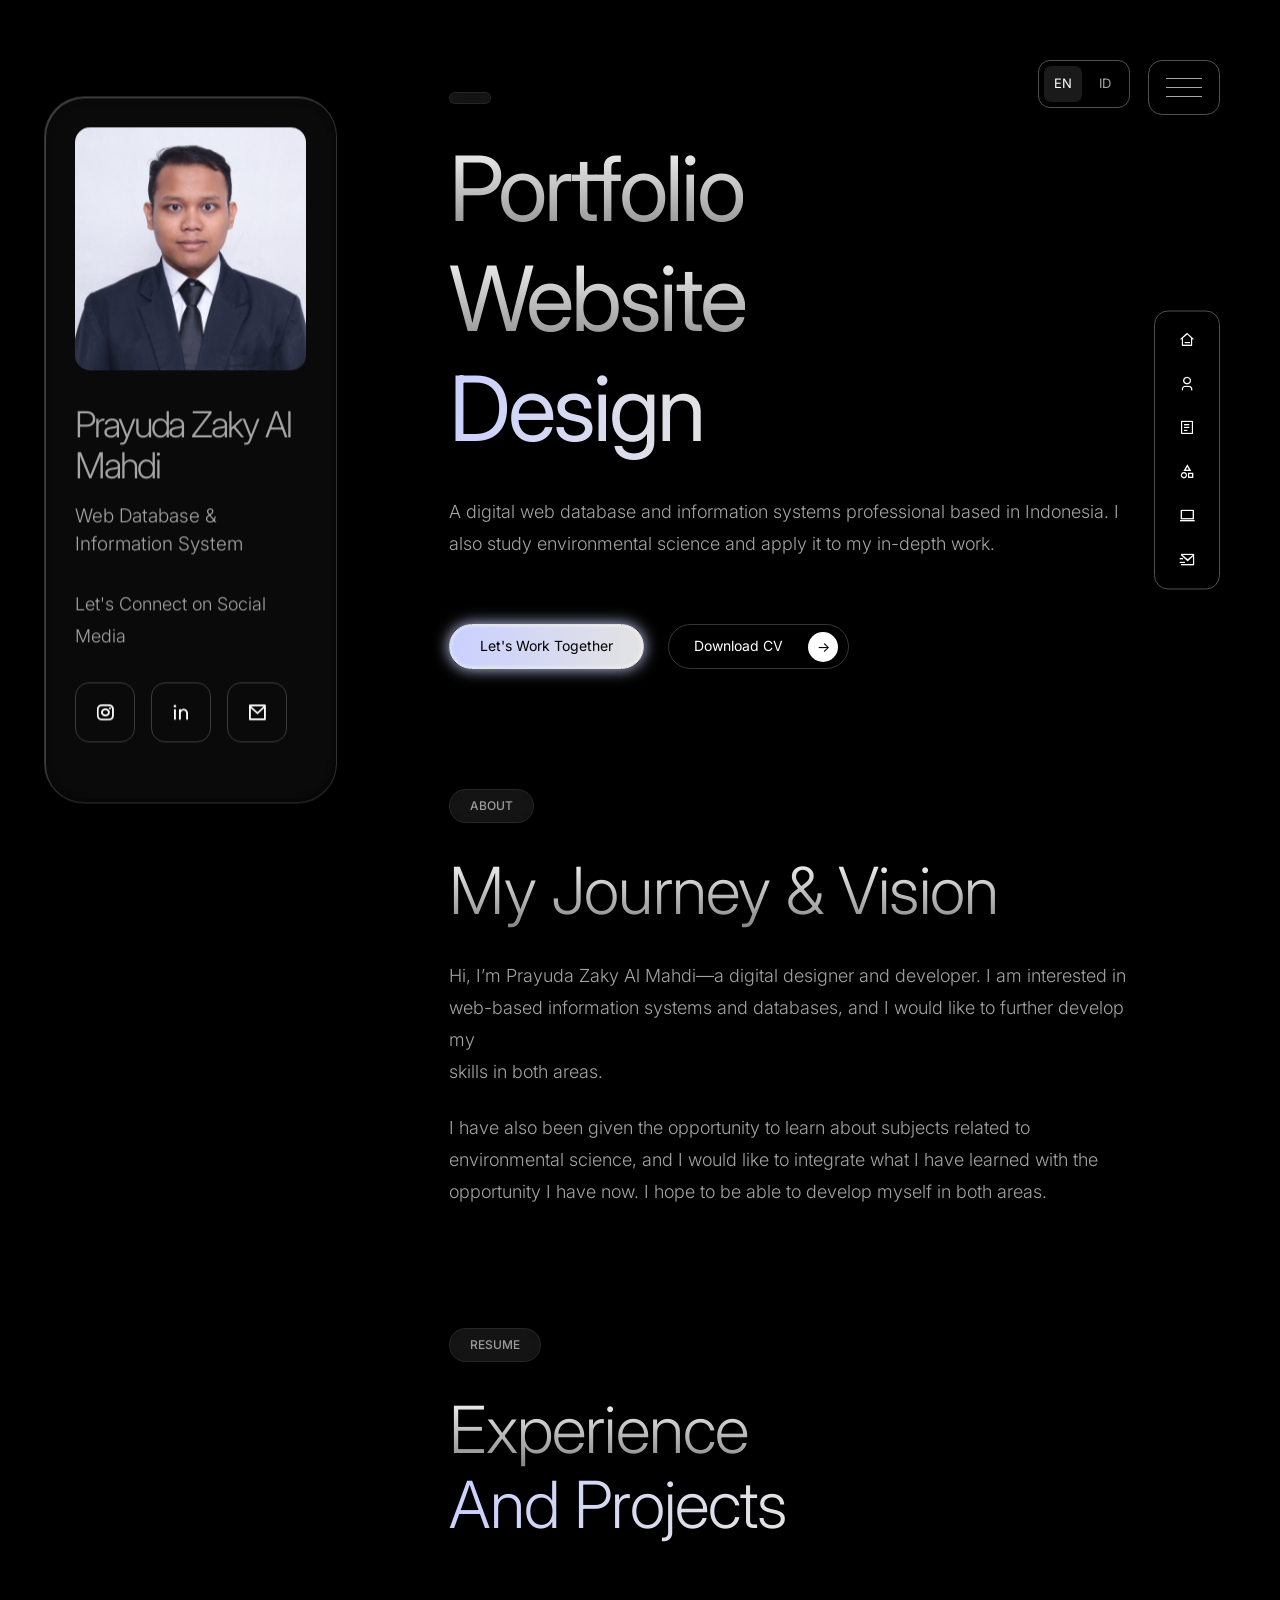
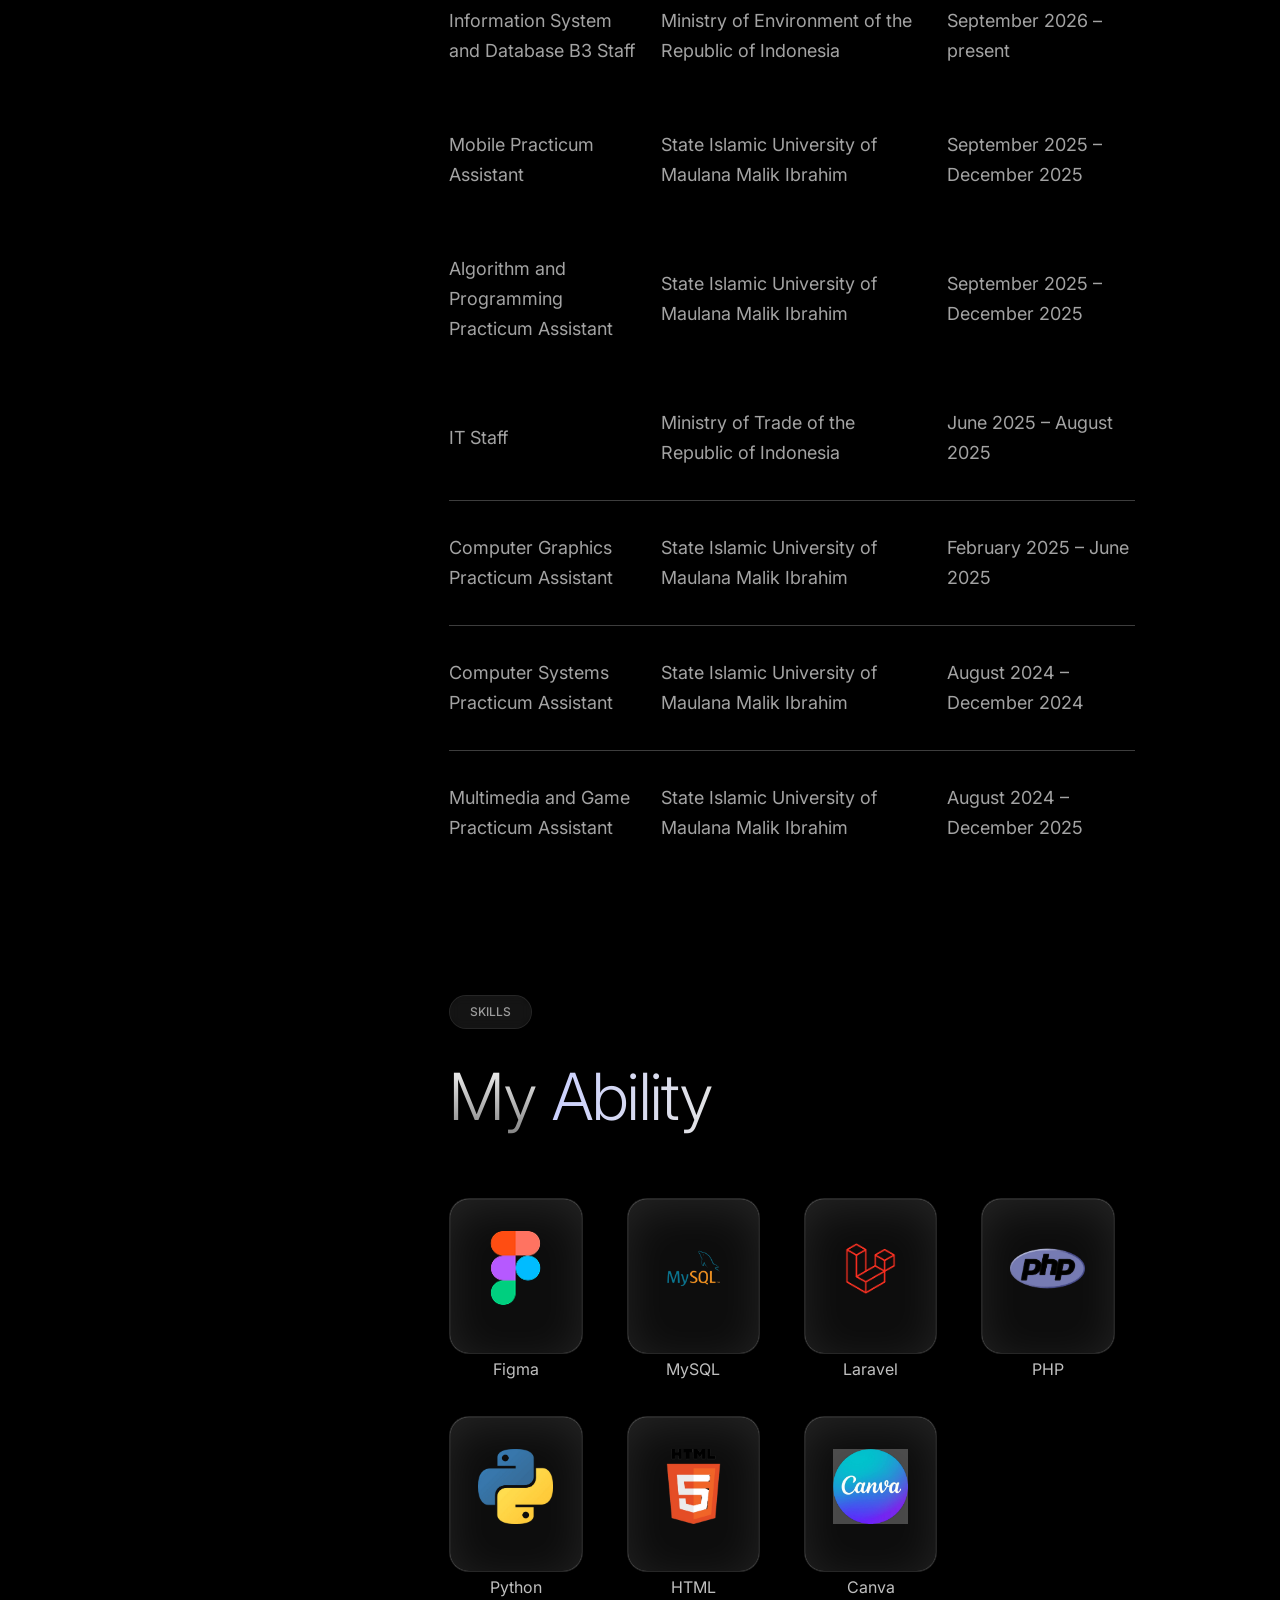
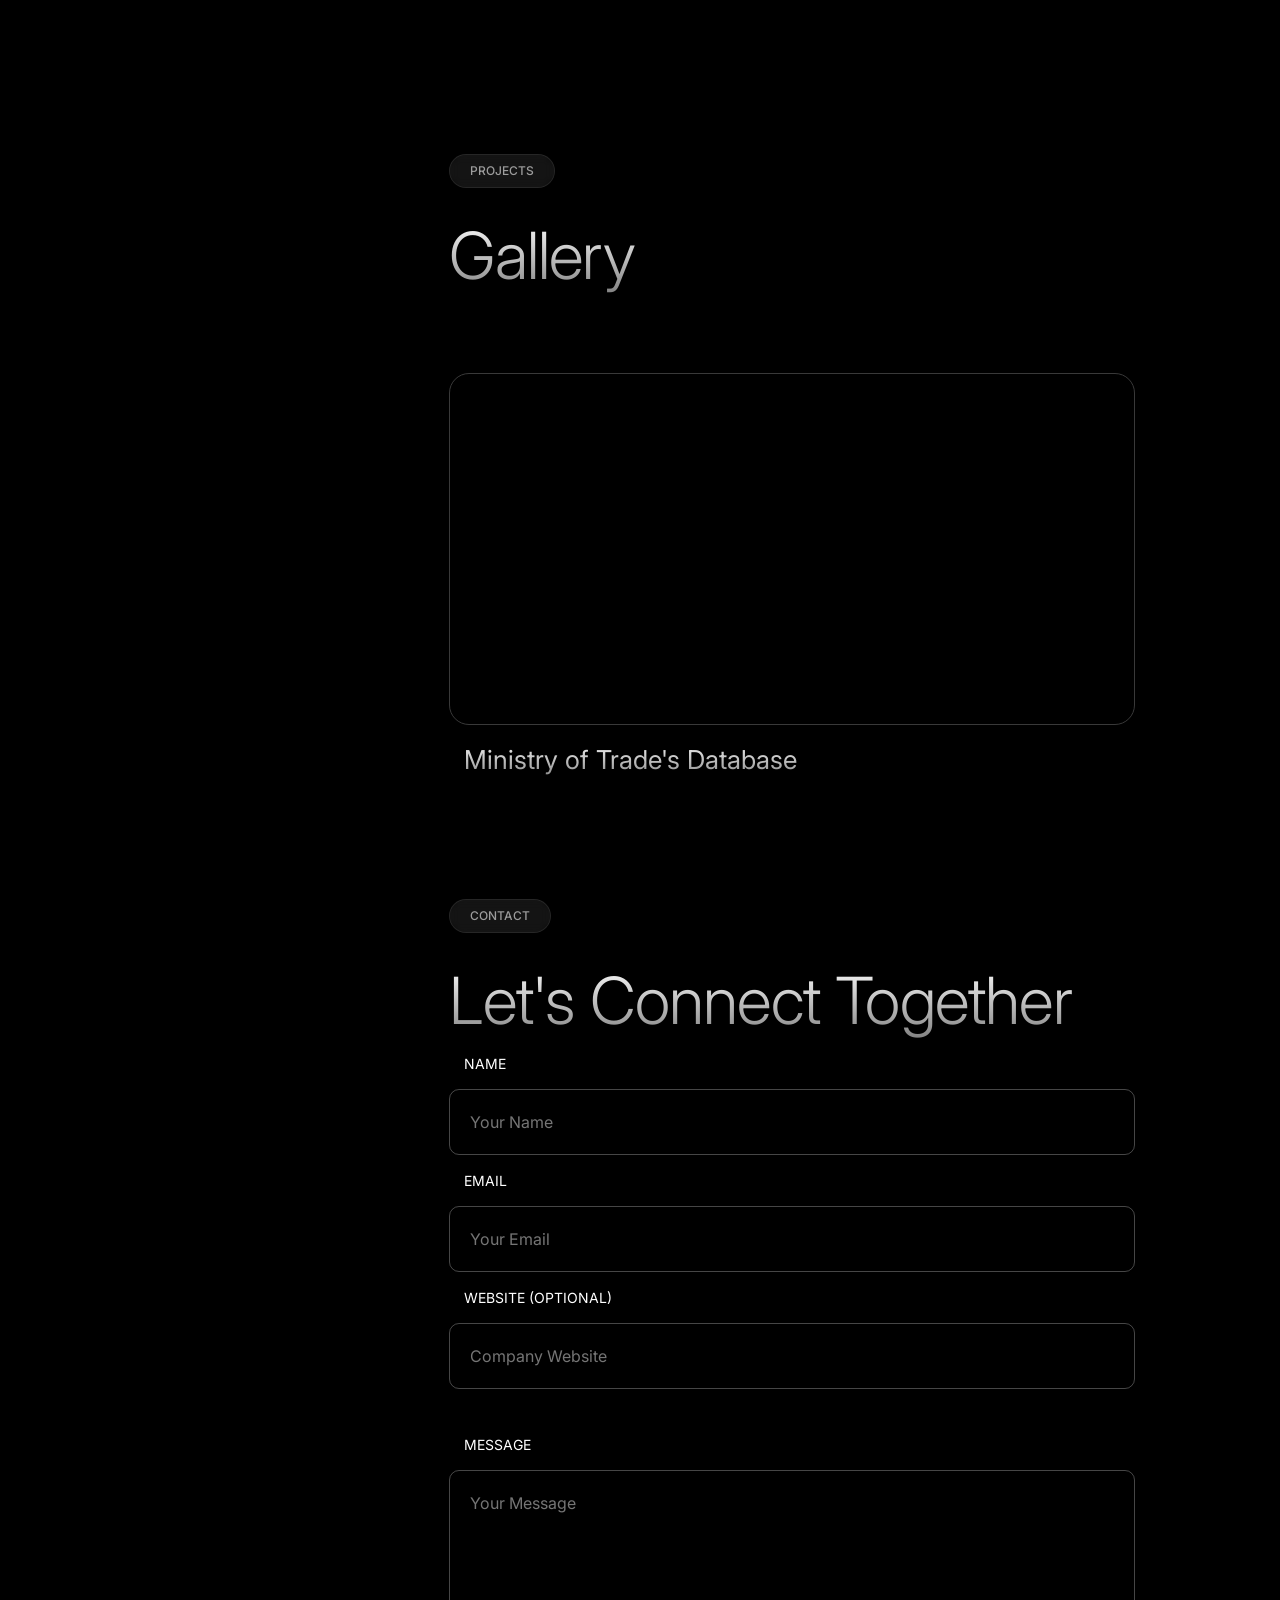
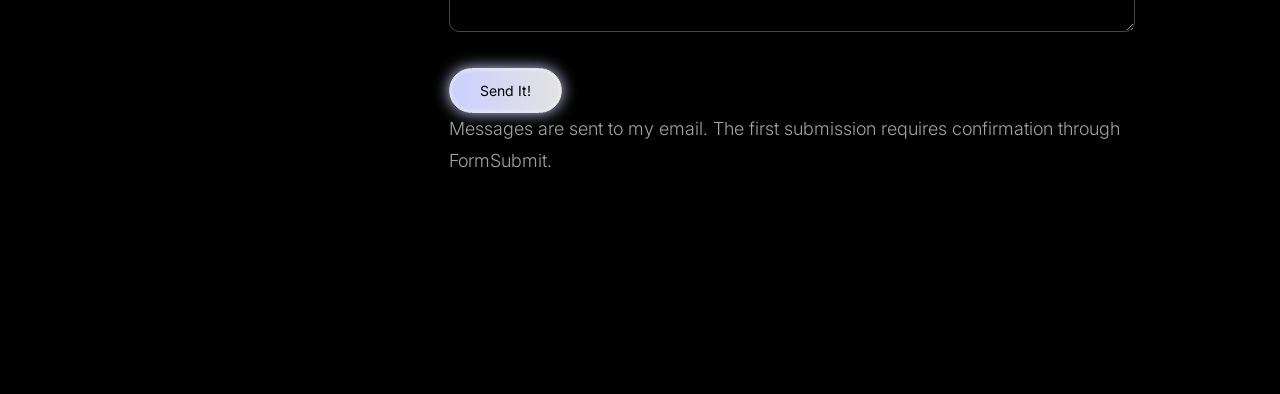
<file: index.html>
<!DOCTYPE html>
<html lang="en">
<head>
    <meta charset="UTF-8">
    <meta name="viewport" content="width=device-width, initial-scale=1.0">
    <meta http-equiv="refresh" content="0; url=version-5.html">
    <title>Portfolio</title>
</head>
<body>
    <p>Halaman portofolio: <a href="version-5.html">Buka halaman utama</a>.</p>
</body>
</html>
</file>
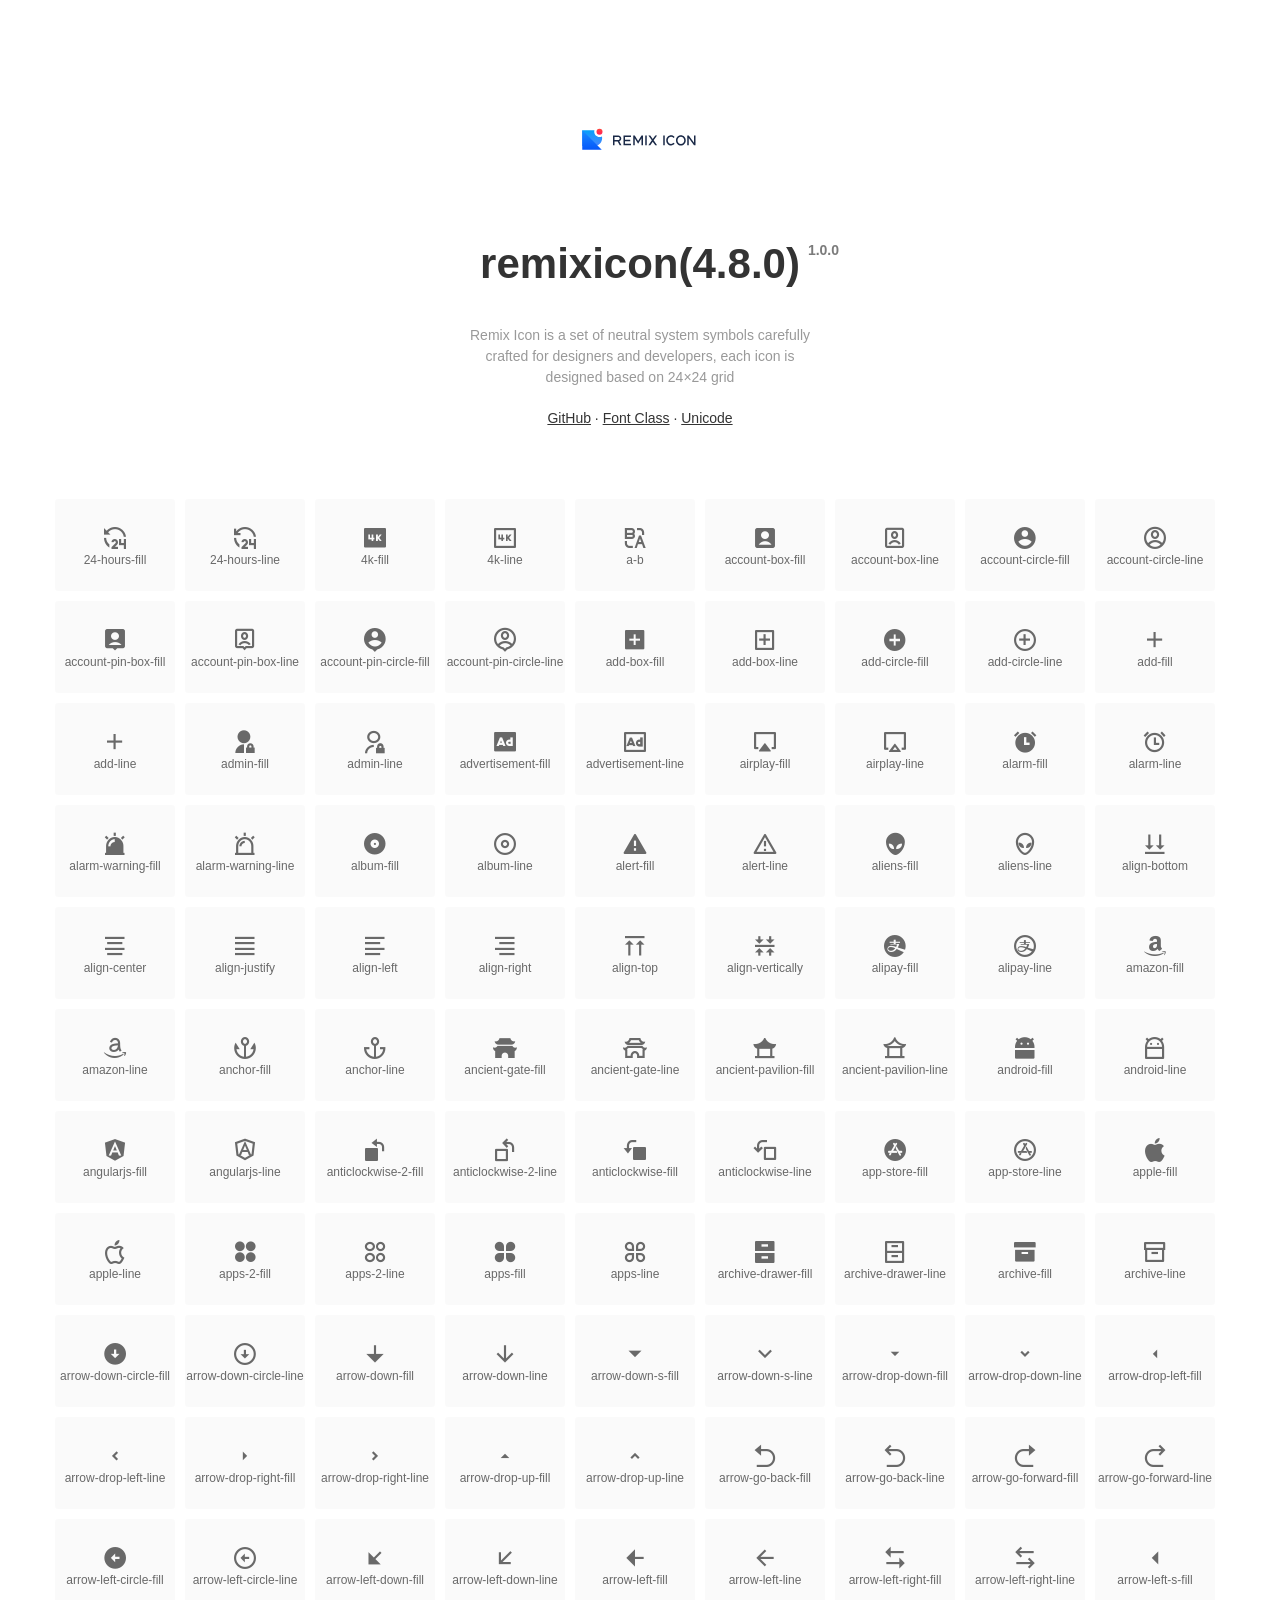
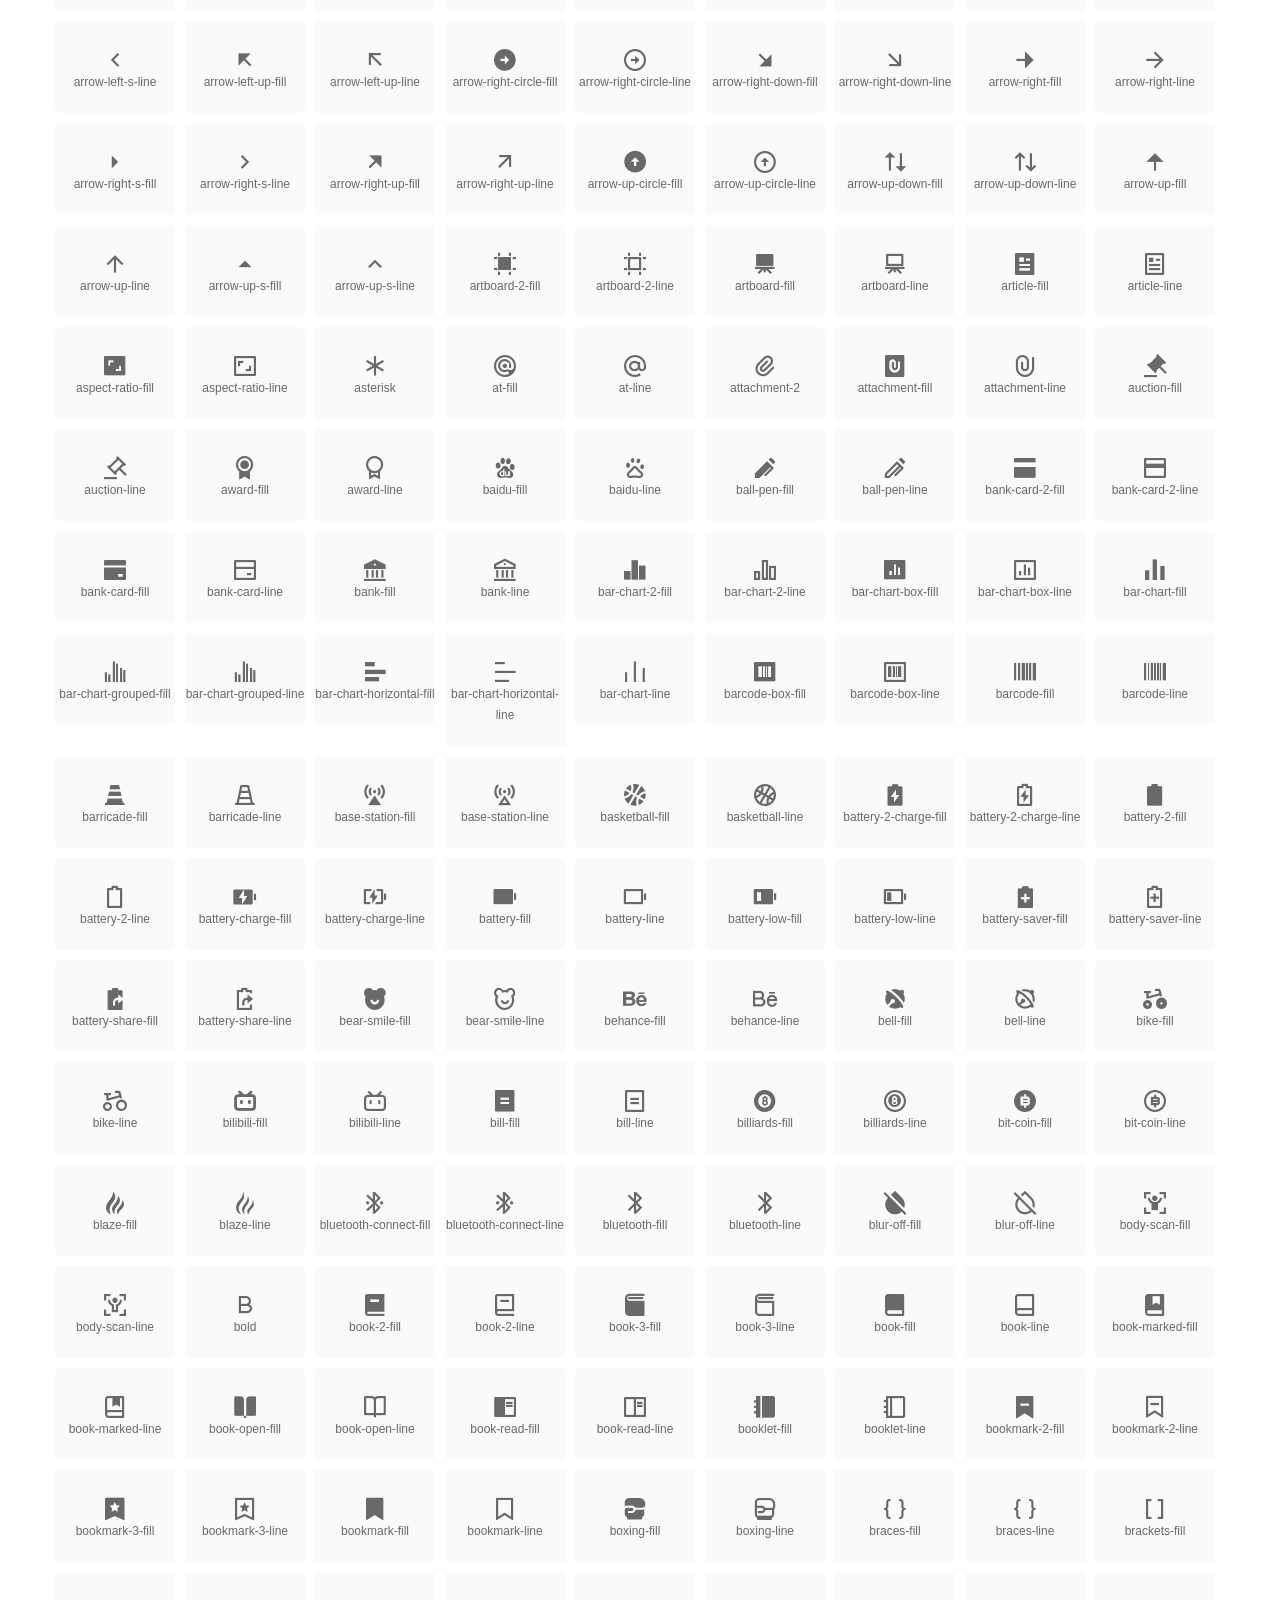
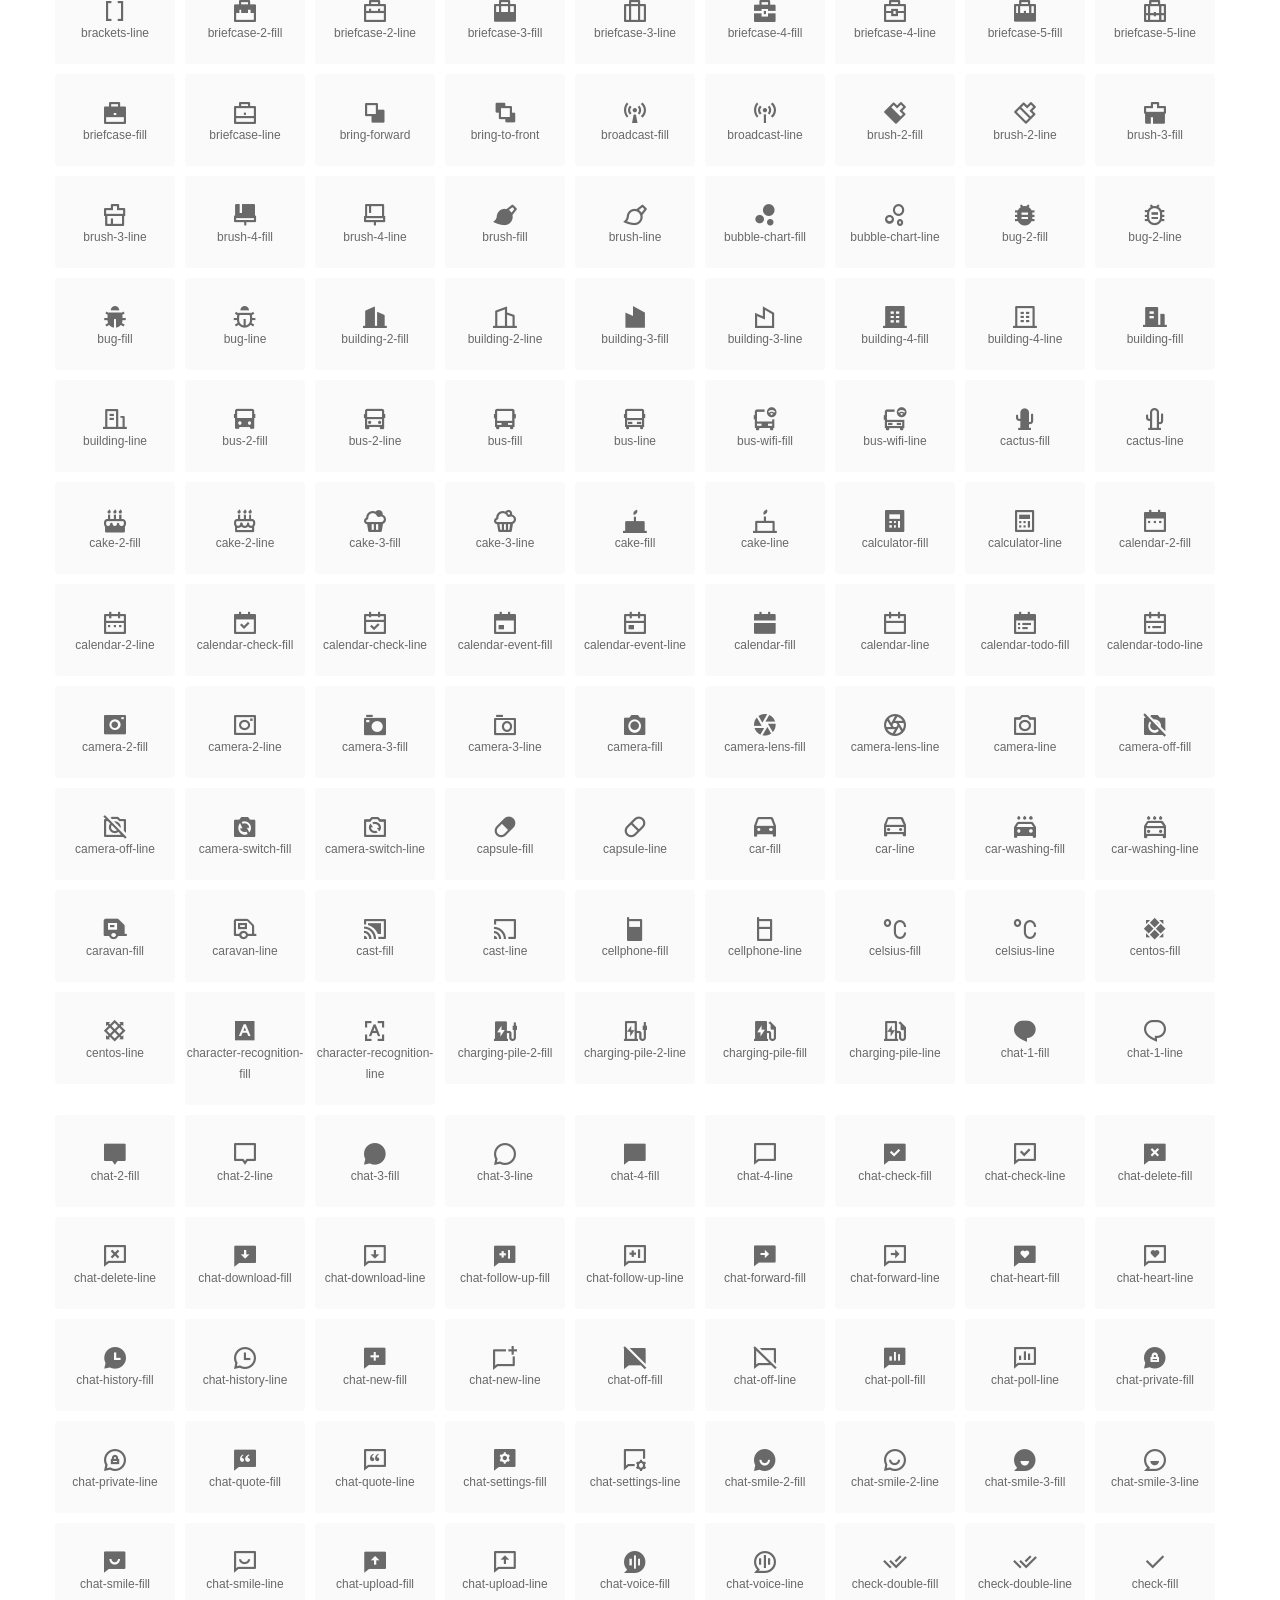
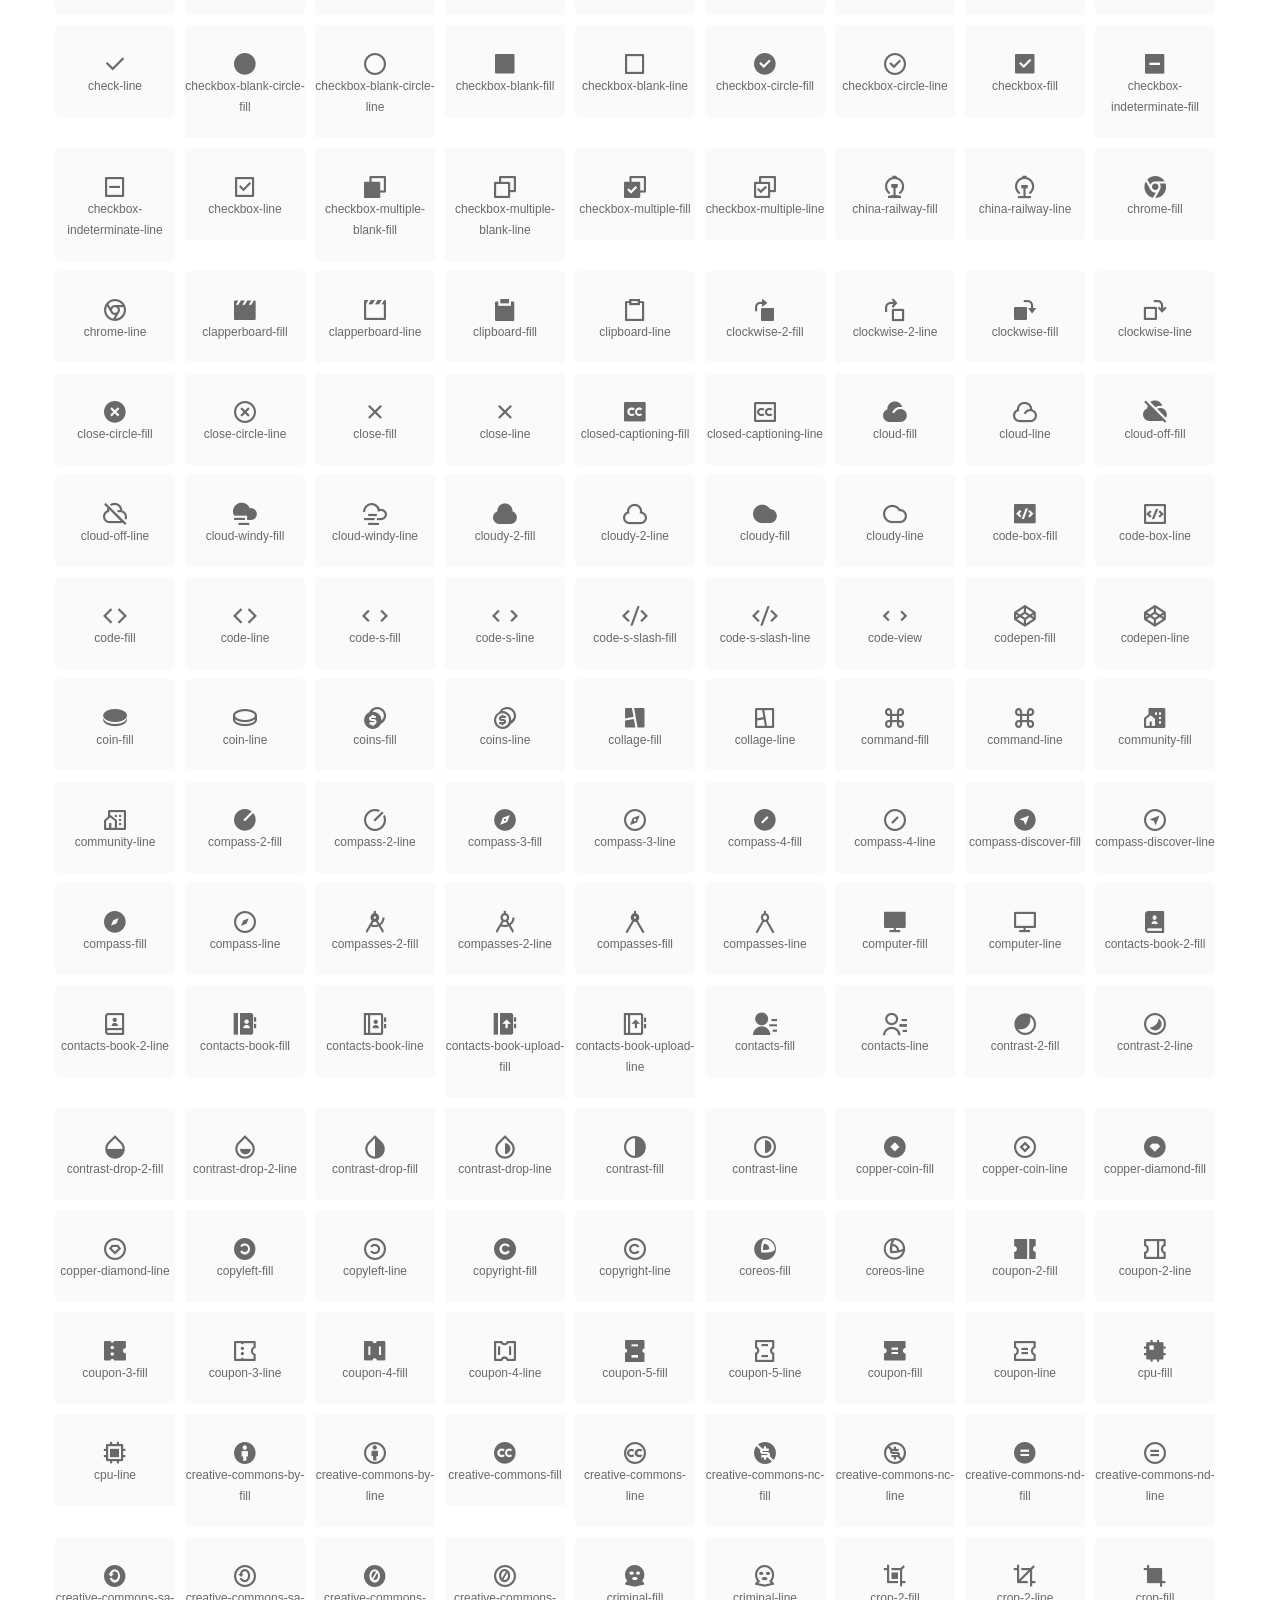
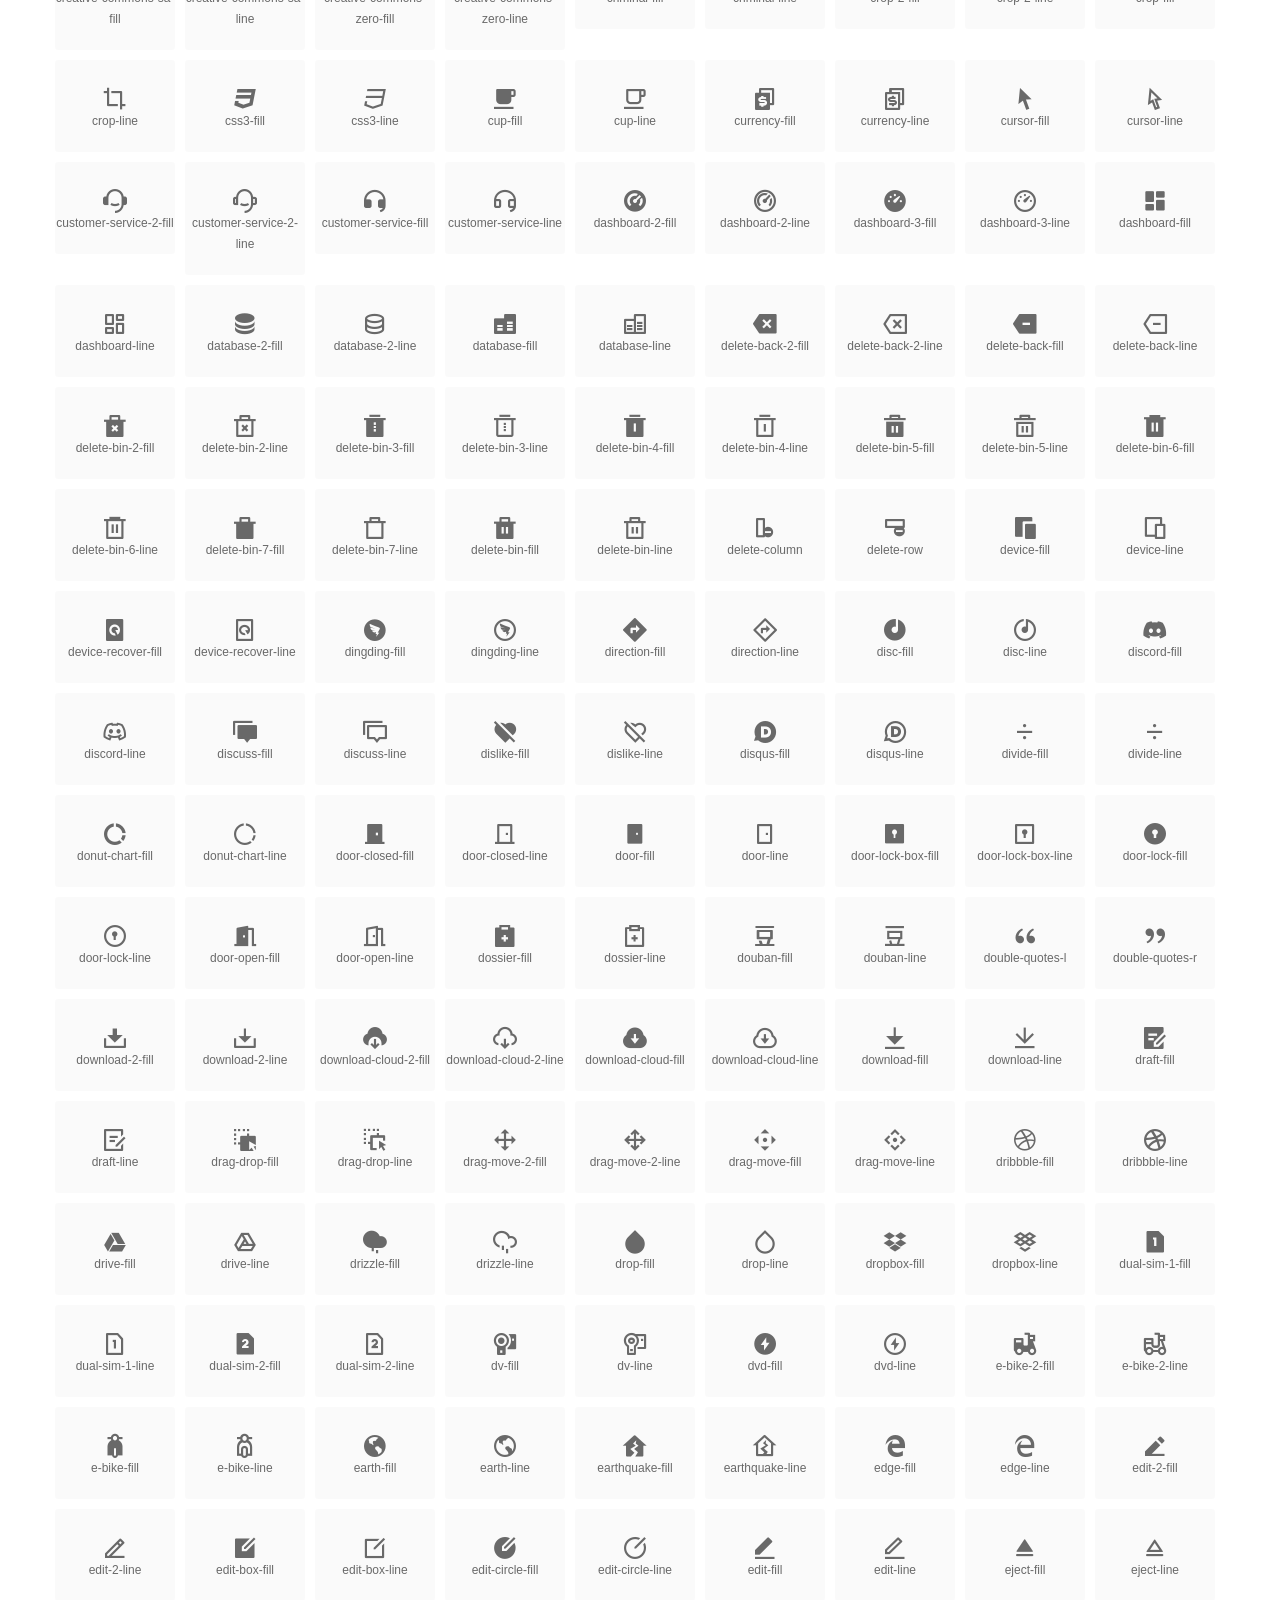
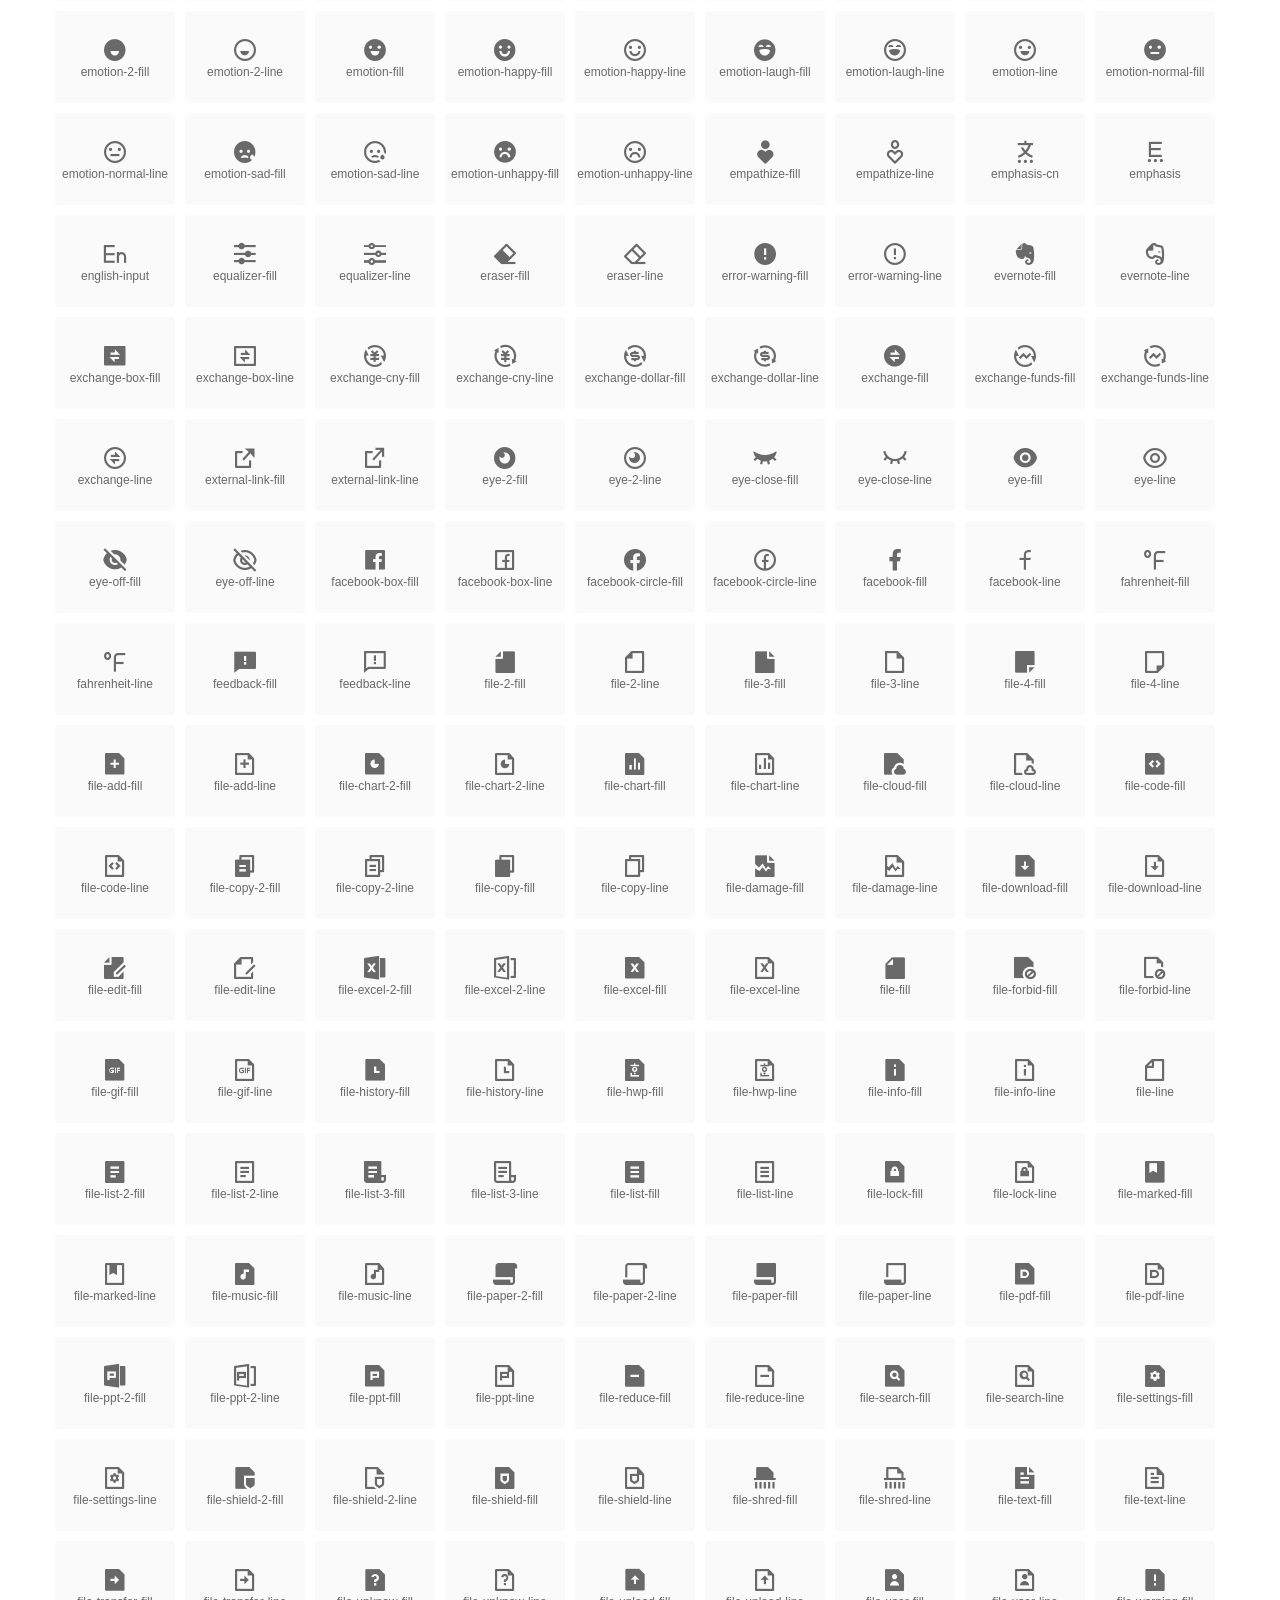
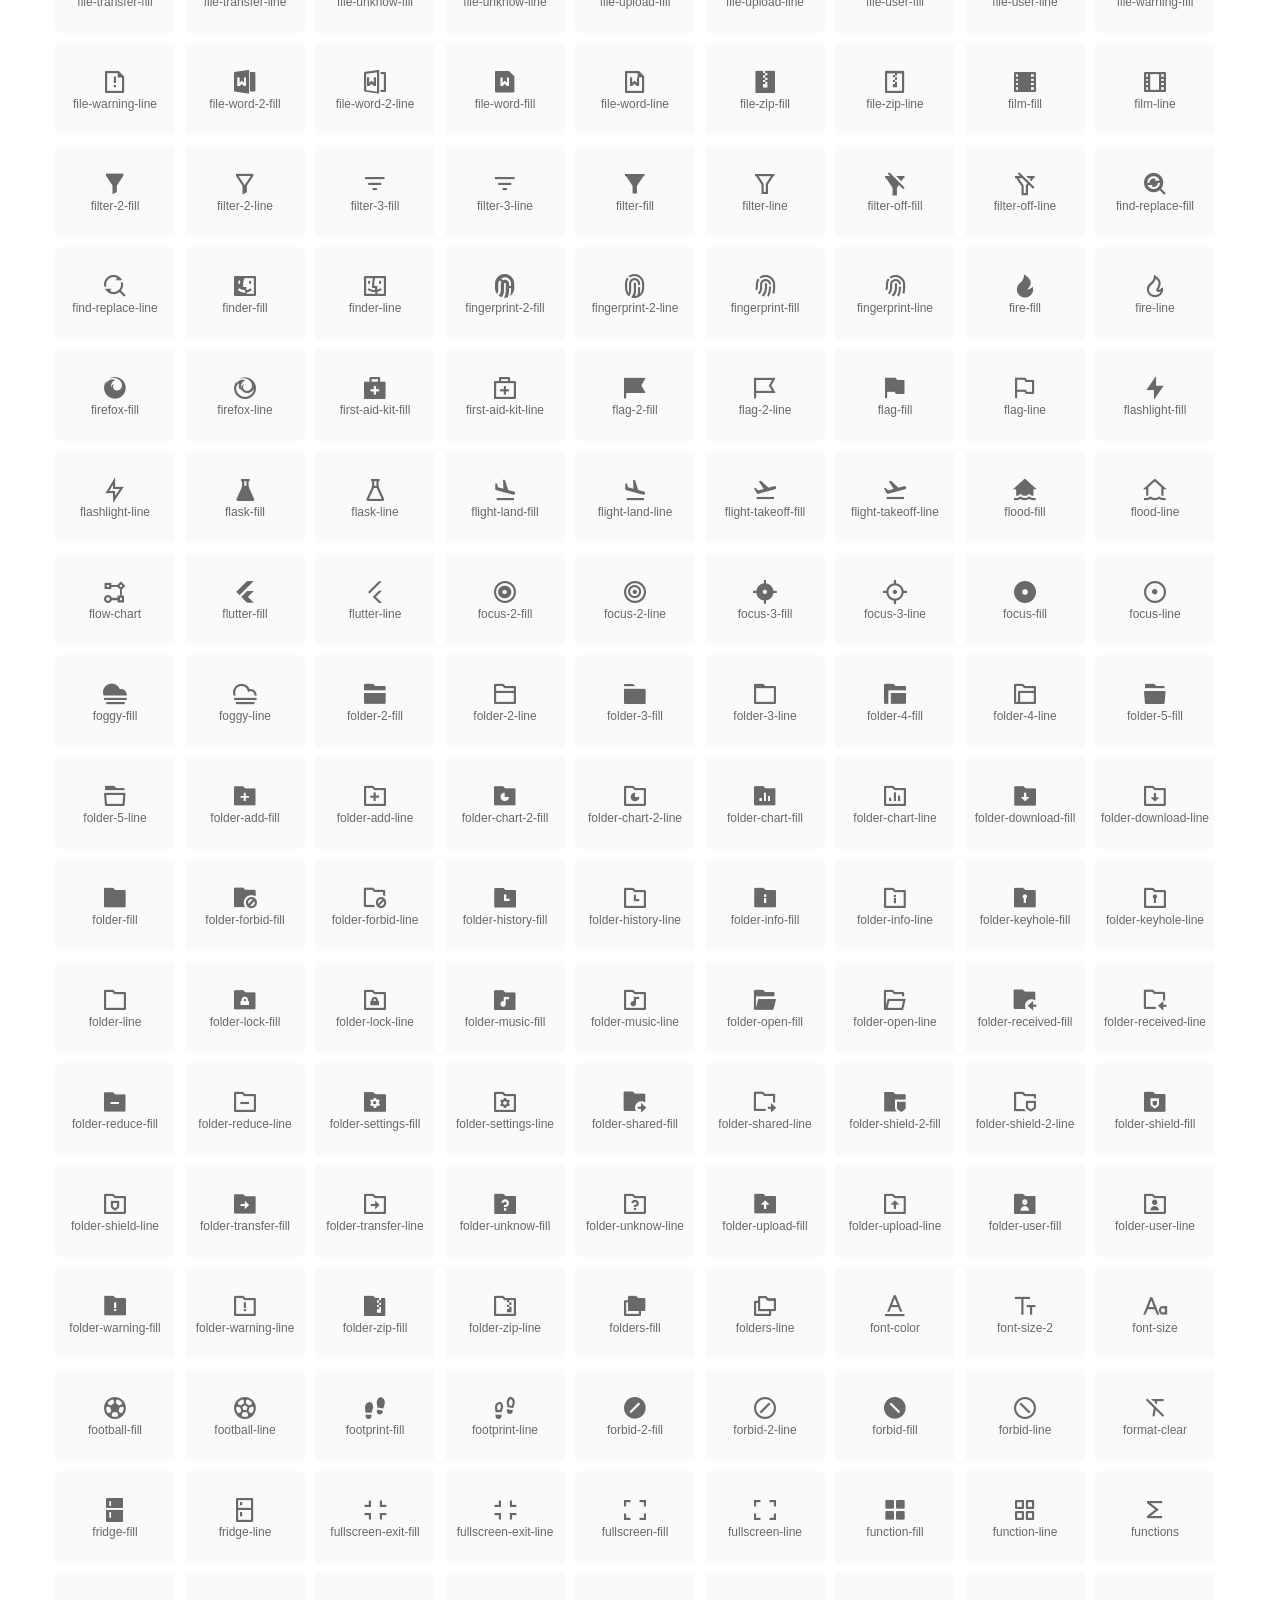
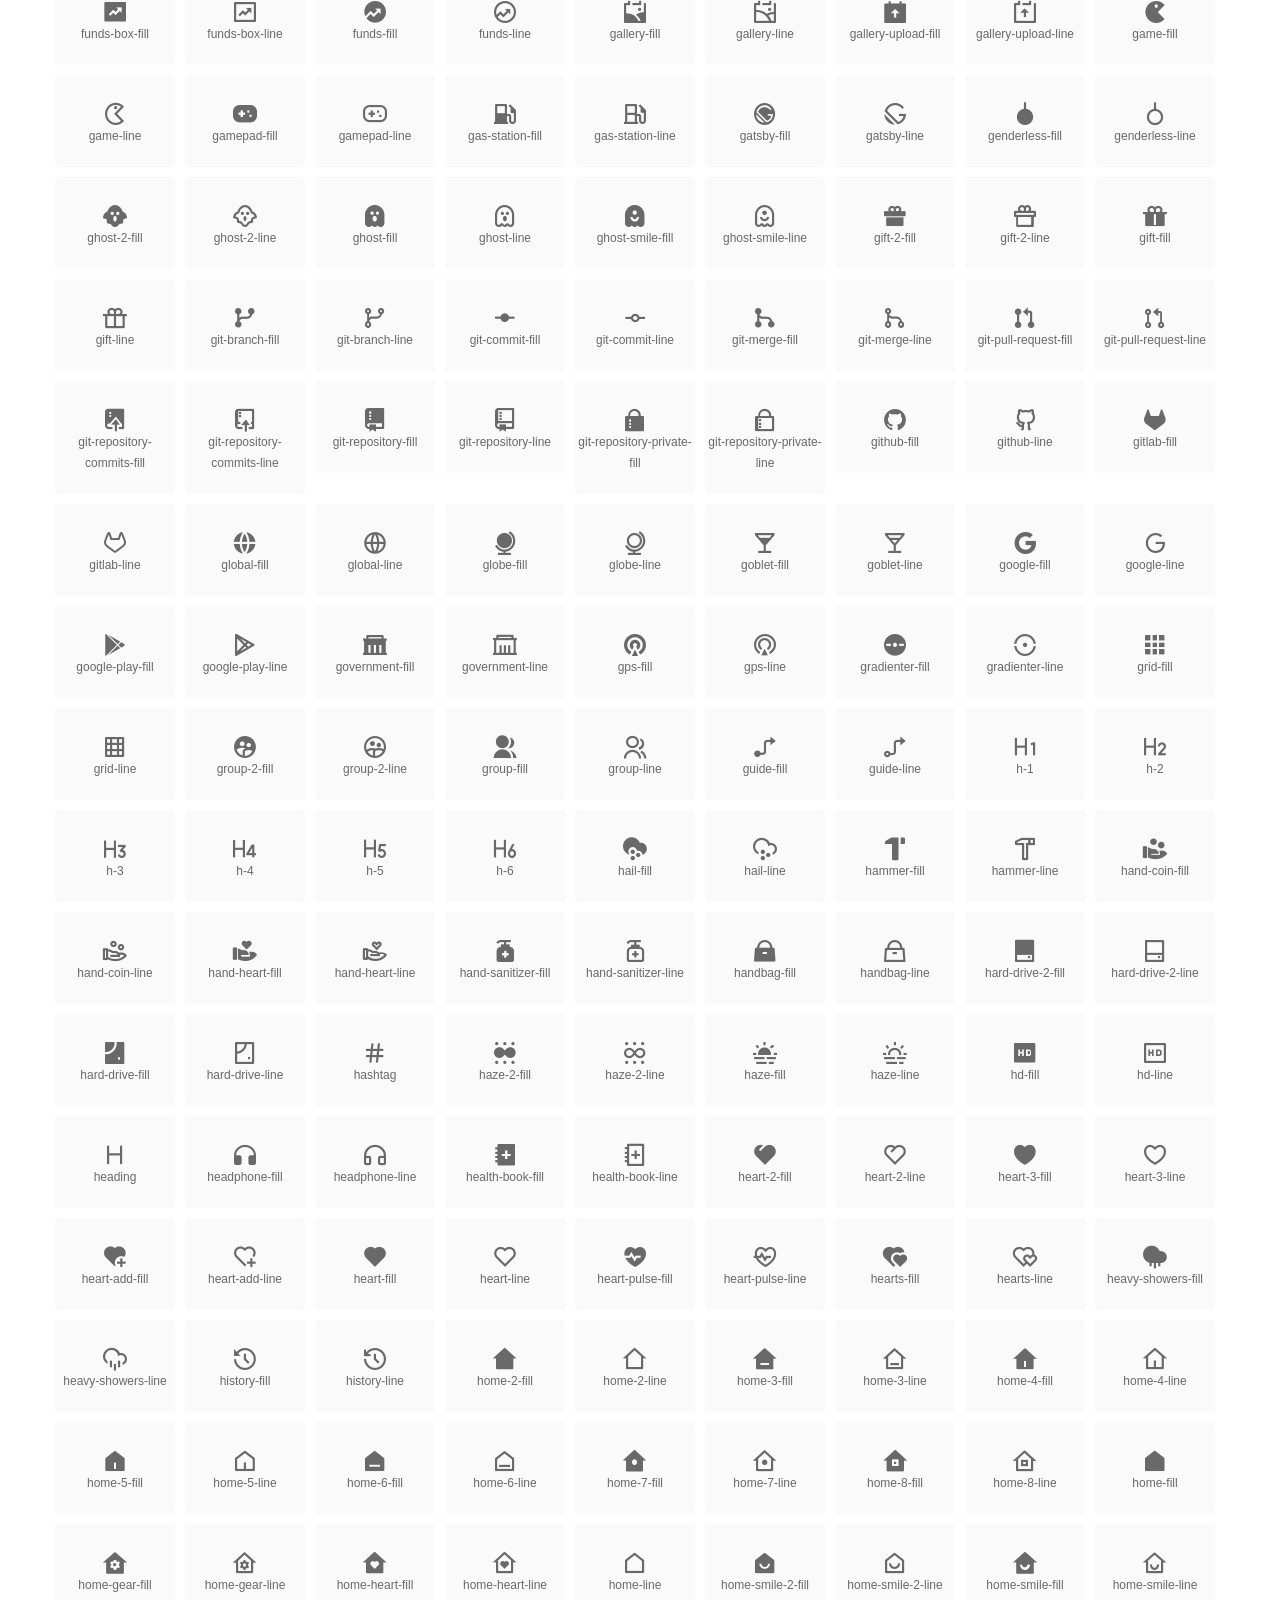
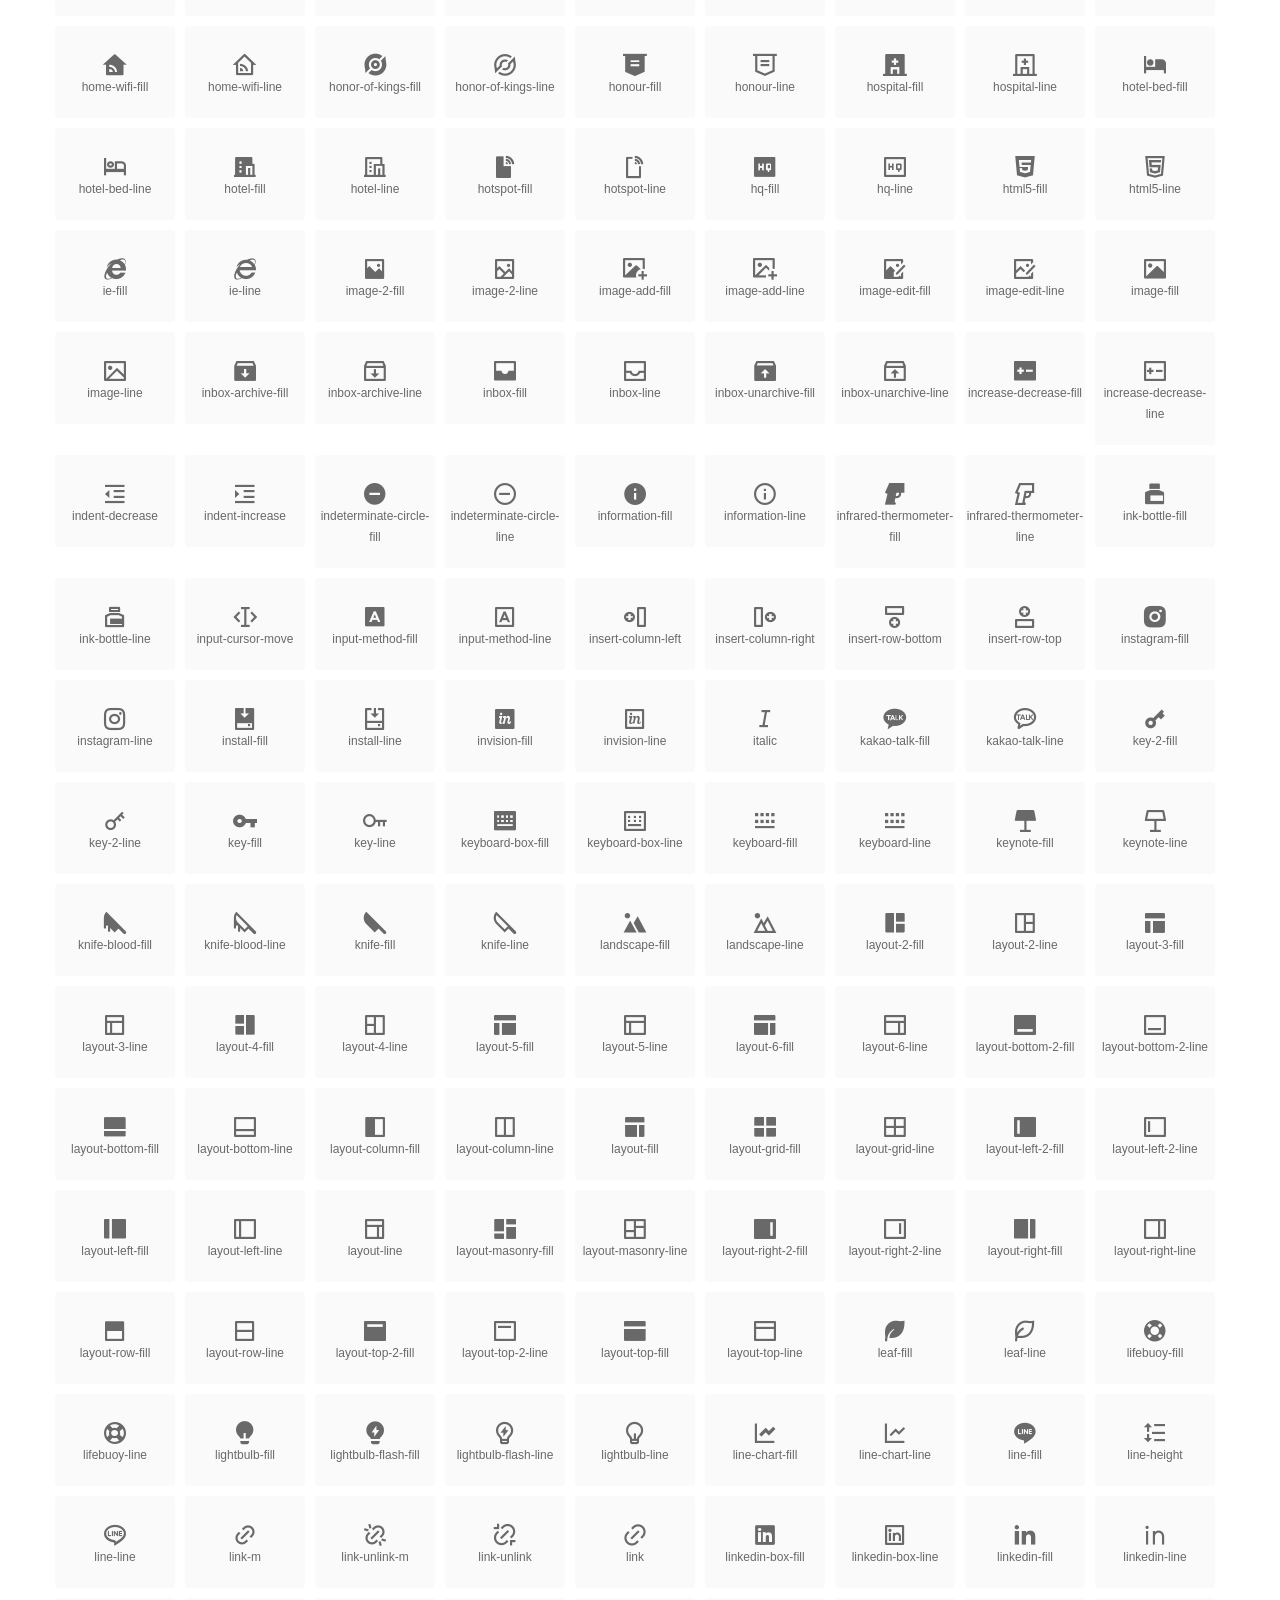
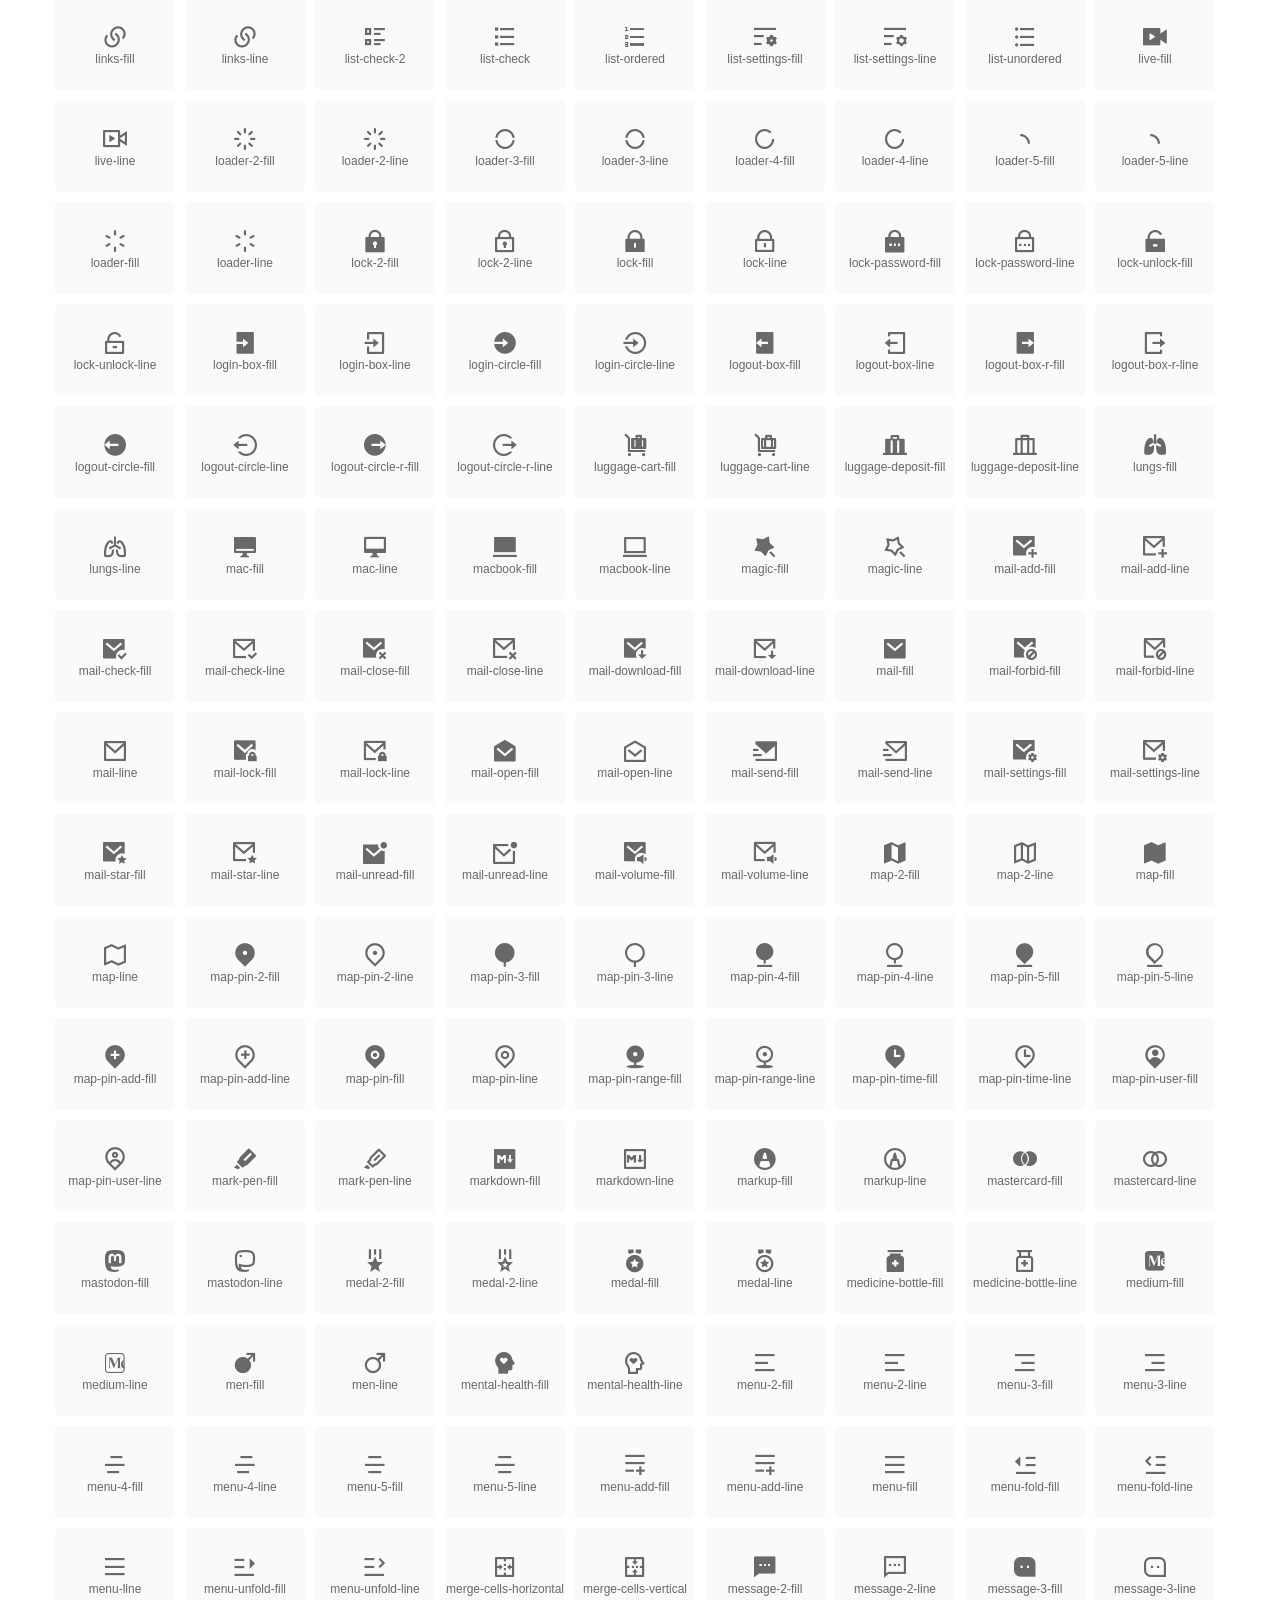
<file: icon-fonts/remixicon/index.html>
<!DOCTYPE html>
<html lang="en">
<head>
  <meta charset="UTF-8">
  <title>remixicon(4.8.0)</title>
  <meta name="viewport" content="width=device-width,minimum-scale=1.0,maximum-scale=1.0,user-scalable=no">
   
  <meta name="description" content="Remix Icon is a set of neutral system symbols carefully crafted for designers and developers, each icon is designed based on 24×24 grid">
   
  <meta name="keywords" content="remixicon,TTF,EOT,WOFF,WOFF2,SVG">
  
  
  
  <link rel="stylesheet" href="remixicon.css" />
  
  <style>
    *{margin: 0;padding: 0;list-style: none;}
    body { color: #696969; font: 12px/1.5 tahoma, arial, \5b8b\4f53, sans-serif; }
    a { color: #333; text-decoration: underline; }
    a:hover { color: rgb(9, 73, 209); }
    .header { color: #333; text-align: center; padding: 80px 0 60px 0; min-height: 153px; font-size: 14px; }
    .header .logo svg { height: 120px; width: 120px; }
    .header h1 { font-size: 42px; padding: 26px 0 10px 0; }
    .header sup {font-size: 14px; margin: 8px 0 0 8px; position: absolute; color: #7b7b7b; }
    .info {
      color: #999;
      font-weight: normal;
      max-width: 346px;
      margin: 0 auto;
      padding: 20px 0;
      font-size: 14px;
    }

    .icons { max-width: 1190px; margin: 0 auto; }
    .icons ul { text-align: center; }
    .icons ul li {
      vertical-align: top;
      width: 120px;
      display: inline-block;
      text-align: center;
      background-color: rgba(0,0,0,.02);
      border-radius: 3px;
      padding: 29px 0 10px 0;
      margin-right: 10px;
      margin-top: 10px;
      transition: all 0.6s ease;
    }
    .icons ul li:hover { background-color: rgba(0,0,0,.06); }
    .icons ul li:hover span { color: #3c75e4; opacity: 1; }
    .icons ul li .unicode { color: #8c8c8c; opacity: 0.3; }
    .icons ul li h4 {
      font-weight: normal;
      padding: 10px 0 5px 0;
      display: block;
      color: #8c8c8c;
      font-size: 14px;
      line-height: 12px;
      opacity: 0.8;
    }
    .icons ul li:hover h4 { opacity: 1; }
    .icons ul li svg { width: 24px; height: 24px; }
    .icons ul li:hover { color: #3c75e4; }
    .footer { text-align: center; padding: 10px 0 90px 0; }
    .footer a { text-align: center; padding: 10px 0 90px 0; color: #696969;}
    .footer a:hover { color: #0949d1; }
    .links { text-align: center; padding: 50px 0 0 0; font-size: 14px; }
    
    .icons ul li.class-icon { font-size: 21px; line-height: 21px; padding-bottom: 20px; }
    .icons ul li.class-icon p{ font-size: 12px; }
    .icons ul li.class-icon [class^="ri-"]{ font-size: 26px; }
    
    
    
  </style>
  
</head>

<body>
  
  <div class="header">
    
    <div class="logo">
      <a href="./"><svg width="160" height="32" viewBox="0 0 160 32" fill="none" xmlns="http://www.w3.org/2000/svg">
<path d="M121.5 9.80005C123.33 9.80005 124.984 10.5797 126.165 11.8344L124.75 13.2496C123.929 12.3549 122.773 11.8 121.5 11.8C119.029 11.8 117 13.891 117 16.5C117 19.1091 119.029 21.2 121.5 21.2C122.773 21.2 123.929 20.6452 124.75 19.7505L126.165 21.1657C124.984 22.4204 123.33 23.2 121.5 23.2C117.91 23.2 115 20.2004 115 16.5C115 12.7997 117.91 9.80005 121.5 9.80005Z" fill="#1A2947"/>
<path d="M113 10V23H111V10H113Z" fill="#1A2947"/>
<path d="M154 23V9.99988H152L152 19.6019L144.997 9.99988L143 10.0039V23H145L145 13.3969L152 23H154Z" fill="#1A2947"/>
<path d="M68 10V12H60V15.5H67V17.5H60V21H68V23H58V10H68Z" fill="#1A2947"/>
<path d="M82 10L77.4999 17.201L73 10H71V23H73V13.775L77.4999 20.975L82 13.773V23H84V10H82Z" fill="#1A2947"/>
<path d="M89 10V23H87V10H89Z" fill="#1A2947"/>
<path d="M96.9999 14.7565L93.6689 9.99951H91.2279L95.7789 16.4995L91.2289 22.9995H93.6689L96.9999 18.2435L100.33 22.9995H102.772L98.2209 16.4995L102.773 9.99951H100.33L96.9999 14.7565Z" fill="#1A2947"/>
<path fill-rule="evenodd" clip-rule="evenodd" d="M141 16.5C141 12.7997 138.09 9.80005 134.5 9.80005C130.91 9.80005 128 12.7997 128 16.5C128 20.2004 130.91 23.2 134.5 23.2C138.09 23.2 141 20.2004 141 16.5ZM130 16.5C130 13.891 132.029 11.8 134.5 11.8C136.971 11.8 139 13.891 139 16.5C139 19.1091 136.971 21.2 134.5 21.2C132.029 21.2 130 19.1091 130 16.5Z" fill="#1A2947"/>
<path fill-rule="evenodd" clip-rule="evenodd" d="M51 10C53.2091 10 55 11.7909 55 14C55 15.7175 53.9176 17.1821 52.3977 17.749L55.1901 22.999H52.9251L50.267 18H46V23H44V10H51ZM46 11.999V15.999L51 16C52.1046 16 53 15.1046 53 14C53 12.8955 52.1 12 51 12L46 11.999Z" fill="#1A2947"/>
<path fill-rule="evenodd" clip-rule="evenodd" d="M19.2887 3.00389C19.1928 3.0013 19.0965 3 19 3H3V24H19C24.799 24 29.5 19.299 29.5 13.5C29.5 12.7108 29.4129 11.942 29.2479 11.2025C28.2772 11.7119 27.1722 12 26 12C22.134 12 19 8.86599 19 5C19 4.30645 19.1009 3.63646 19.2887 3.00389Z" fill="url(#paint0_linear_960_1054)"/>
<g filter="url(#filter0_b_960_1054)">
<path fill-rule="evenodd" clip-rule="evenodd" d="M3 3L29 29H3V3Z" fill="url(#paint1_linear_960_1054)"/>
</g>
<circle cx="26" cy="5" r="4" fill="url(#paint2_linear_960_1054)"/>
<defs>
<filter id="filter0_b_960_1054" x="-2.43656" y="-2.43656" width="36.8731" height="36.8731" filterUnits="userSpaceOnUse" color-interpolation-filters="sRGB">
<feFlood flood-opacity="0" result="BackgroundImageFix"/>
<feGaussianBlur in="BackgroundImage" stdDeviation="2.71828"/>
<feComposite in2="SourceAlpha" operator="in" result="effect1_backgroundBlur_960_1054"/>
<feBlend mode="normal" in="SourceGraphic" in2="effect1_backgroundBlur_960_1054" result="shape"/>
</filter>
<linearGradient id="paint0_linear_960_1054" x1="3" y1="3" x2="3" y2="24" gradientUnits="userSpaceOnUse">
<stop stop-color="#05A0FA"/>
<stop offset="1" stop-color="#4785FF"/>
</linearGradient>
<linearGradient id="paint1_linear_960_1054" x1="3" y1="3" x2="3" y2="29" gradientUnits="userSpaceOnUse">
<stop stop-color="#1A8CFF"/>
<stop offset="1" stop-color="#0557FA"/>
</linearGradient>
<linearGradient id="paint2_linear_960_1054" x1="22" y1="1" x2="22" y2="9" gradientUnits="userSpaceOnUse">
<stop stop-color="#FF463A"/>
<stop offset="1" stop-color="#FF1F5A"/>
</linearGradient>
</defs>
</svg>
</a>
    </div>
    
    <h1>remixicon(4.8.0)<sup>1.0.0</sup></h1>
    <div class="info">
      Remix Icon is a set of neutral system symbols carefully crafted for designers and developers, each icon is designed based on 24×24 grid
    </div>
    <p>
      
      <a href="https://github.com/Remix-Design/remixicon.git">GitHub</a> · 
      
      <a href="index.html">Font Class</a> · 
      
      <a href="unicode.html">Unicode</a>
      
    </p>
  </div>
  <div class="icons">
    <ul>
      <li class="class-icon"><i class="ri-24-hours-fill"></i><p class="name">24-hours-fill</p></li><li class="class-icon"><i class="ri-24-hours-line"></i><p class="name">24-hours-line</p></li><li class="class-icon"><i class="ri-4k-fill"></i><p class="name">4k-fill</p></li><li class="class-icon"><i class="ri-4k-line"></i><p class="name">4k-line</p></li><li class="class-icon"><i class="ri-a-b"></i><p class="name">a-b</p></li><li class="class-icon"><i class="ri-account-box-fill"></i><p class="name">account-box-fill</p></li><li class="class-icon"><i class="ri-account-box-line"></i><p class="name">account-box-line</p></li><li class="class-icon"><i class="ri-account-circle-fill"></i><p class="name">account-circle-fill</p></li><li class="class-icon"><i class="ri-account-circle-line"></i><p class="name">account-circle-line</p></li><li class="class-icon"><i class="ri-account-pin-box-fill"></i><p class="name">account-pin-box-fill</p></li><li class="class-icon"><i class="ri-account-pin-box-line"></i><p class="name">account-pin-box-line</p></li><li class="class-icon"><i class="ri-account-pin-circle-fill"></i><p class="name">account-pin-circle-fill</p></li><li class="class-icon"><i class="ri-account-pin-circle-line"></i><p class="name">account-pin-circle-line</p></li><li class="class-icon"><i class="ri-add-box-fill"></i><p class="name">add-box-fill</p></li><li class="class-icon"><i class="ri-add-box-line"></i><p class="name">add-box-line</p></li><li class="class-icon"><i class="ri-add-circle-fill"></i><p class="name">add-circle-fill</p></li><li class="class-icon"><i class="ri-add-circle-line"></i><p class="name">add-circle-line</p></li><li class="class-icon"><i class="ri-add-fill"></i><p class="name">add-fill</p></li><li class="class-icon"><i class="ri-add-line"></i><p class="name">add-line</p></li><li class="class-icon"><i class="ri-admin-fill"></i><p class="name">admin-fill</p></li><li class="class-icon"><i class="ri-admin-line"></i><p class="name">admin-line</p></li><li class="class-icon"><i class="ri-advertisement-fill"></i><p class="name">advertisement-fill</p></li><li class="class-icon"><i class="ri-advertisement-line"></i><p class="name">advertisement-line</p></li><li class="class-icon"><i class="ri-airplay-fill"></i><p class="name">airplay-fill</p></li><li class="class-icon"><i class="ri-airplay-line"></i><p class="name">airplay-line</p></li><li class="class-icon"><i class="ri-alarm-fill"></i><p class="name">alarm-fill</p></li><li class="class-icon"><i class="ri-alarm-line"></i><p class="name">alarm-line</p></li><li class="class-icon"><i class="ri-alarm-warning-fill"></i><p class="name">alarm-warning-fill</p></li><li class="class-icon"><i class="ri-alarm-warning-line"></i><p class="name">alarm-warning-line</p></li><li class="class-icon"><i class="ri-album-fill"></i><p class="name">album-fill</p></li><li class="class-icon"><i class="ri-album-line"></i><p class="name">album-line</p></li><li class="class-icon"><i class="ri-alert-fill"></i><p class="name">alert-fill</p></li><li class="class-icon"><i class="ri-alert-line"></i><p class="name">alert-line</p></li><li class="class-icon"><i class="ri-aliens-fill"></i><p class="name">aliens-fill</p></li><li class="class-icon"><i class="ri-aliens-line"></i><p class="name">aliens-line</p></li><li class="class-icon"><i class="ri-align-bottom"></i><p class="name">align-bottom</p></li><li class="class-icon"><i class="ri-align-center"></i><p class="name">align-center</p></li><li class="class-icon"><i class="ri-align-justify"></i><p class="name">align-justify</p></li><li class="class-icon"><i class="ri-align-left"></i><p class="name">align-left</p></li><li class="class-icon"><i class="ri-align-right"></i><p class="name">align-right</p></li><li class="class-icon"><i class="ri-align-top"></i><p class="name">align-top</p></li><li class="class-icon"><i class="ri-align-vertically"></i><p class="name">align-vertically</p></li><li class="class-icon"><i class="ri-alipay-fill"></i><p class="name">alipay-fill</p></li><li class="class-icon"><i class="ri-alipay-line"></i><p class="name">alipay-line</p></li><li class="class-icon"><i class="ri-amazon-fill"></i><p class="name">amazon-fill</p></li><li class="class-icon"><i class="ri-amazon-line"></i><p class="name">amazon-line</p></li><li class="class-icon"><i class="ri-anchor-fill"></i><p class="name">anchor-fill</p></li><li class="class-icon"><i class="ri-anchor-line"></i><p class="name">anchor-line</p></li><li class="class-icon"><i class="ri-ancient-gate-fill"></i><p class="name">ancient-gate-fill</p></li><li class="class-icon"><i class="ri-ancient-gate-line"></i><p class="name">ancient-gate-line</p></li><li class="class-icon"><i class="ri-ancient-pavilion-fill"></i><p class="name">ancient-pavilion-fill</p></li><li class="class-icon"><i class="ri-ancient-pavilion-line"></i><p class="name">ancient-pavilion-line</p></li><li class="class-icon"><i class="ri-android-fill"></i><p class="name">android-fill</p></li><li class="class-icon"><i class="ri-android-line"></i><p class="name">android-line</p></li><li class="class-icon"><i class="ri-angularjs-fill"></i><p class="name">angularjs-fill</p></li><li class="class-icon"><i class="ri-angularjs-line"></i><p class="name">angularjs-line</p></li><li class="class-icon"><i class="ri-anticlockwise-2-fill"></i><p class="name">anticlockwise-2-fill</p></li><li class="class-icon"><i class="ri-anticlockwise-2-line"></i><p class="name">anticlockwise-2-line</p></li><li class="class-icon"><i class="ri-anticlockwise-fill"></i><p class="name">anticlockwise-fill</p></li><li class="class-icon"><i class="ri-anticlockwise-line"></i><p class="name">anticlockwise-line</p></li><li class="class-icon"><i class="ri-app-store-fill"></i><p class="name">app-store-fill</p></li><li class="class-icon"><i class="ri-app-store-line"></i><p class="name">app-store-line</p></li><li class="class-icon"><i class="ri-apple-fill"></i><p class="name">apple-fill</p></li><li class="class-icon"><i class="ri-apple-line"></i><p class="name">apple-line</p></li><li class="class-icon"><i class="ri-apps-2-fill"></i><p class="name">apps-2-fill</p></li><li class="class-icon"><i class="ri-apps-2-line"></i><p class="name">apps-2-line</p></li><li class="class-icon"><i class="ri-apps-fill"></i><p class="name">apps-fill</p></li><li class="class-icon"><i class="ri-apps-line"></i><p class="name">apps-line</p></li><li class="class-icon"><i class="ri-archive-drawer-fill"></i><p class="name">archive-drawer-fill</p></li><li class="class-icon"><i class="ri-archive-drawer-line"></i><p class="name">archive-drawer-line</p></li><li class="class-icon"><i class="ri-archive-fill"></i><p class="name">archive-fill</p></li><li class="class-icon"><i class="ri-archive-line"></i><p class="name">archive-line</p></li><li class="class-icon"><i class="ri-arrow-down-circle-fill"></i><p class="name">arrow-down-circle-fill</p></li><li class="class-icon"><i class="ri-arrow-down-circle-line"></i><p class="name">arrow-down-circle-line</p></li><li class="class-icon"><i class="ri-arrow-down-fill"></i><p class="name">arrow-down-fill</p></li><li class="class-icon"><i class="ri-arrow-down-line"></i><p class="name">arrow-down-line</p></li><li class="class-icon"><i class="ri-arrow-down-s-fill"></i><p class="name">arrow-down-s-fill</p></li><li class="class-icon"><i class="ri-arrow-down-s-line"></i><p class="name">arrow-down-s-line</p></li><li class="class-icon"><i class="ri-arrow-drop-down-fill"></i><p class="name">arrow-drop-down-fill</p></li><li class="class-icon"><i class="ri-arrow-drop-down-line"></i><p class="name">arrow-drop-down-line</p></li><li class="class-icon"><i class="ri-arrow-drop-left-fill"></i><p class="name">arrow-drop-left-fill</p></li><li class="class-icon"><i class="ri-arrow-drop-left-line"></i><p class="name">arrow-drop-left-line</p></li><li class="class-icon"><i class="ri-arrow-drop-right-fill"></i><p class="name">arrow-drop-right-fill</p></li><li class="class-icon"><i class="ri-arrow-drop-right-line"></i><p class="name">arrow-drop-right-line</p></li><li class="class-icon"><i class="ri-arrow-drop-up-fill"></i><p class="name">arrow-drop-up-fill</p></li><li class="class-icon"><i class="ri-arrow-drop-up-line"></i><p class="name">arrow-drop-up-line</p></li><li class="class-icon"><i class="ri-arrow-go-back-fill"></i><p class="name">arrow-go-back-fill</p></li><li class="class-icon"><i class="ri-arrow-go-back-line"></i><p class="name">arrow-go-back-line</p></li><li class="class-icon"><i class="ri-arrow-go-forward-fill"></i><p class="name">arrow-go-forward-fill</p></li><li class="class-icon"><i class="ri-arrow-go-forward-line"></i><p class="name">arrow-go-forward-line</p></li><li class="class-icon"><i class="ri-arrow-left-circle-fill"></i><p class="name">arrow-left-circle-fill</p></li><li class="class-icon"><i class="ri-arrow-left-circle-line"></i><p class="name">arrow-left-circle-line</p></li><li class="class-icon"><i class="ri-arrow-left-down-fill"></i><p class="name">arrow-left-down-fill</p></li><li class="class-icon"><i class="ri-arrow-left-down-line"></i><p class="name">arrow-left-down-line</p></li><li class="class-icon"><i class="ri-arrow-left-fill"></i><p class="name">arrow-left-fill</p></li><li class="class-icon"><i class="ri-arrow-left-line"></i><p class="name">arrow-left-line</p></li><li class="class-icon"><i class="ri-arrow-left-right-fill"></i><p class="name">arrow-left-right-fill</p></li><li class="class-icon"><i class="ri-arrow-left-right-line"></i><p class="name">arrow-left-right-line</p></li><li class="class-icon"><i class="ri-arrow-left-s-fill"></i><p class="name">arrow-left-s-fill</p></li><li class="class-icon"><i class="ri-arrow-left-s-line"></i><p class="name">arrow-left-s-line</p></li><li class="class-icon"><i class="ri-arrow-left-up-fill"></i><p class="name">arrow-left-up-fill</p></li><li class="class-icon"><i class="ri-arrow-left-up-line"></i><p class="name">arrow-left-up-line</p></li><li class="class-icon"><i class="ri-arrow-right-circle-fill"></i><p class="name">arrow-right-circle-fill</p></li><li class="class-icon"><i class="ri-arrow-right-circle-line"></i><p class="name">arrow-right-circle-line</p></li><li class="class-icon"><i class="ri-arrow-right-down-fill"></i><p class="name">arrow-right-down-fill</p></li><li class="class-icon"><i class="ri-arrow-right-down-line"></i><p class="name">arrow-right-down-line</p></li><li class="class-icon"><i class="ri-arrow-right-fill"></i><p class="name">arrow-right-fill</p></li><li class="class-icon"><i class="ri-arrow-right-line"></i><p class="name">arrow-right-line</p></li><li class="class-icon"><i class="ri-arrow-right-s-fill"></i><p class="name">arrow-right-s-fill</p></li><li class="class-icon"><i class="ri-arrow-right-s-line"></i><p class="name">arrow-right-s-line</p></li><li class="class-icon"><i class="ri-arrow-right-up-fill"></i><p class="name">arrow-right-up-fill</p></li><li class="class-icon"><i class="ri-arrow-right-up-line"></i><p class="name">arrow-right-up-line</p></li><li class="class-icon"><i class="ri-arrow-up-circle-fill"></i><p class="name">arrow-up-circle-fill</p></li><li class="class-icon"><i class="ri-arrow-up-circle-line"></i><p class="name">arrow-up-circle-line</p></li><li class="class-icon"><i class="ri-arrow-up-down-fill"></i><p class="name">arrow-up-down-fill</p></li><li class="class-icon"><i class="ri-arrow-up-down-line"></i><p class="name">arrow-up-down-line</p></li><li class="class-icon"><i class="ri-arrow-up-fill"></i><p class="name">arrow-up-fill</p></li><li class="class-icon"><i class="ri-arrow-up-line"></i><p class="name">arrow-up-line</p></li><li class="class-icon"><i class="ri-arrow-up-s-fill"></i><p class="name">arrow-up-s-fill</p></li><li class="class-icon"><i class="ri-arrow-up-s-line"></i><p class="name">arrow-up-s-line</p></li><li class="class-icon"><i class="ri-artboard-2-fill"></i><p class="name">artboard-2-fill</p></li><li class="class-icon"><i class="ri-artboard-2-line"></i><p class="name">artboard-2-line</p></li><li class="class-icon"><i class="ri-artboard-fill"></i><p class="name">artboard-fill</p></li><li class="class-icon"><i class="ri-artboard-line"></i><p class="name">artboard-line</p></li><li class="class-icon"><i class="ri-article-fill"></i><p class="name">article-fill</p></li><li class="class-icon"><i class="ri-article-line"></i><p class="name">article-line</p></li><li class="class-icon"><i class="ri-aspect-ratio-fill"></i><p class="name">aspect-ratio-fill</p></li><li class="class-icon"><i class="ri-aspect-ratio-line"></i><p class="name">aspect-ratio-line</p></li><li class="class-icon"><i class="ri-asterisk"></i><p class="name">asterisk</p></li><li class="class-icon"><i class="ri-at-fill"></i><p class="name">at-fill</p></li><li class="class-icon"><i class="ri-at-line"></i><p class="name">at-line</p></li><li class="class-icon"><i class="ri-attachment-2"></i><p class="name">attachment-2</p></li><li class="class-icon"><i class="ri-attachment-fill"></i><p class="name">attachment-fill</p></li><li class="class-icon"><i class="ri-attachment-line"></i><p class="name">attachment-line</p></li><li class="class-icon"><i class="ri-auction-fill"></i><p class="name">auction-fill</p></li><li class="class-icon"><i class="ri-auction-line"></i><p class="name">auction-line</p></li><li class="class-icon"><i class="ri-award-fill"></i><p class="name">award-fill</p></li><li class="class-icon"><i class="ri-award-line"></i><p class="name">award-line</p></li><li class="class-icon"><i class="ri-baidu-fill"></i><p class="name">baidu-fill</p></li><li class="class-icon"><i class="ri-baidu-line"></i><p class="name">baidu-line</p></li><li class="class-icon"><i class="ri-ball-pen-fill"></i><p class="name">ball-pen-fill</p></li><li class="class-icon"><i class="ri-ball-pen-line"></i><p class="name">ball-pen-line</p></li><li class="class-icon"><i class="ri-bank-card-2-fill"></i><p class="name">bank-card-2-fill</p></li><li class="class-icon"><i class="ri-bank-card-2-line"></i><p class="name">bank-card-2-line</p></li><li class="class-icon"><i class="ri-bank-card-fill"></i><p class="name">bank-card-fill</p></li><li class="class-icon"><i class="ri-bank-card-line"></i><p class="name">bank-card-line</p></li><li class="class-icon"><i class="ri-bank-fill"></i><p class="name">bank-fill</p></li><li class="class-icon"><i class="ri-bank-line"></i><p class="name">bank-line</p></li><li class="class-icon"><i class="ri-bar-chart-2-fill"></i><p class="name">bar-chart-2-fill</p></li><li class="class-icon"><i class="ri-bar-chart-2-line"></i><p class="name">bar-chart-2-line</p></li><li class="class-icon"><i class="ri-bar-chart-box-fill"></i><p class="name">bar-chart-box-fill</p></li><li class="class-icon"><i class="ri-bar-chart-box-line"></i><p class="name">bar-chart-box-line</p></li><li class="class-icon"><i class="ri-bar-chart-fill"></i><p class="name">bar-chart-fill</p></li><li class="class-icon"><i class="ri-bar-chart-grouped-fill"></i><p class="name">bar-chart-grouped-fill</p></li><li class="class-icon"><i class="ri-bar-chart-grouped-line"></i><p class="name">bar-chart-grouped-line</p></li><li class="class-icon"><i class="ri-bar-chart-horizontal-fill"></i><p class="name">bar-chart-horizontal-fill</p></li><li class="class-icon"><i class="ri-bar-chart-horizontal-line"></i><p class="name">bar-chart-horizontal-line</p></li><li class="class-icon"><i class="ri-bar-chart-line"></i><p class="name">bar-chart-line</p></li><li class="class-icon"><i class="ri-barcode-box-fill"></i><p class="name">barcode-box-fill</p></li><li class="class-icon"><i class="ri-barcode-box-line"></i><p class="name">barcode-box-line</p></li><li class="class-icon"><i class="ri-barcode-fill"></i><p class="name">barcode-fill</p></li><li class="class-icon"><i class="ri-barcode-line"></i><p class="name">barcode-line</p></li><li class="class-icon"><i class="ri-barricade-fill"></i><p class="name">barricade-fill</p></li><li class="class-icon"><i class="ri-barricade-line"></i><p class="name">barricade-line</p></li><li class="class-icon"><i class="ri-base-station-fill"></i><p class="name">base-station-fill</p></li><li class="class-icon"><i class="ri-base-station-line"></i><p class="name">base-station-line</p></li><li class="class-icon"><i class="ri-basketball-fill"></i><p class="name">basketball-fill</p></li><li class="class-icon"><i class="ri-basketball-line"></i><p class="name">basketball-line</p></li><li class="class-icon"><i class="ri-battery-2-charge-fill"></i><p class="name">battery-2-charge-fill</p></li><li class="class-icon"><i class="ri-battery-2-charge-line"></i><p class="name">battery-2-charge-line</p></li><li class="class-icon"><i class="ri-battery-2-fill"></i><p class="name">battery-2-fill</p></li><li class="class-icon"><i class="ri-battery-2-line"></i><p class="name">battery-2-line</p></li><li class="class-icon"><i class="ri-battery-charge-fill"></i><p class="name">battery-charge-fill</p></li><li class="class-icon"><i class="ri-battery-charge-line"></i><p class="name">battery-charge-line</p></li><li class="class-icon"><i class="ri-battery-fill"></i><p class="name">battery-fill</p></li><li class="class-icon"><i class="ri-battery-line"></i><p class="name">battery-line</p></li><li class="class-icon"><i class="ri-battery-low-fill"></i><p class="name">battery-low-fill</p></li><li class="class-icon"><i class="ri-battery-low-line"></i><p class="name">battery-low-line</p></li><li class="class-icon"><i class="ri-battery-saver-fill"></i><p class="name">battery-saver-fill</p></li><li class="class-icon"><i class="ri-battery-saver-line"></i><p class="name">battery-saver-line</p></li><li class="class-icon"><i class="ri-battery-share-fill"></i><p class="name">battery-share-fill</p></li><li class="class-icon"><i class="ri-battery-share-line"></i><p class="name">battery-share-line</p></li><li class="class-icon"><i class="ri-bear-smile-fill"></i><p class="name">bear-smile-fill</p></li><li class="class-icon"><i class="ri-bear-smile-line"></i><p class="name">bear-smile-line</p></li><li class="class-icon"><i class="ri-behance-fill"></i><p class="name">behance-fill</p></li><li class="class-icon"><i class="ri-behance-line"></i><p class="name">behance-line</p></li><li class="class-icon"><i class="ri-bell-fill"></i><p class="name">bell-fill</p></li><li class="class-icon"><i class="ri-bell-line"></i><p class="name">bell-line</p></li><li class="class-icon"><i class="ri-bike-fill"></i><p class="name">bike-fill</p></li><li class="class-icon"><i class="ri-bike-line"></i><p class="name">bike-line</p></li><li class="class-icon"><i class="ri-bilibili-fill"></i><p class="name">bilibili-fill</p></li><li class="class-icon"><i class="ri-bilibili-line"></i><p class="name">bilibili-line</p></li><li class="class-icon"><i class="ri-bill-fill"></i><p class="name">bill-fill</p></li><li class="class-icon"><i class="ri-bill-line"></i><p class="name">bill-line</p></li><li class="class-icon"><i class="ri-billiards-fill"></i><p class="name">billiards-fill</p></li><li class="class-icon"><i class="ri-billiards-line"></i><p class="name">billiards-line</p></li><li class="class-icon"><i class="ri-bit-coin-fill"></i><p class="name">bit-coin-fill</p></li><li class="class-icon"><i class="ri-bit-coin-line"></i><p class="name">bit-coin-line</p></li><li class="class-icon"><i class="ri-blaze-fill"></i><p class="name">blaze-fill</p></li><li class="class-icon"><i class="ri-blaze-line"></i><p class="name">blaze-line</p></li><li class="class-icon"><i class="ri-bluetooth-connect-fill"></i><p class="name">bluetooth-connect-fill</p></li><li class="class-icon"><i class="ri-bluetooth-connect-line"></i><p class="name">bluetooth-connect-line</p></li><li class="class-icon"><i class="ri-bluetooth-fill"></i><p class="name">bluetooth-fill</p></li><li class="class-icon"><i class="ri-bluetooth-line"></i><p class="name">bluetooth-line</p></li><li class="class-icon"><i class="ri-blur-off-fill"></i><p class="name">blur-off-fill</p></li><li class="class-icon"><i class="ri-blur-off-line"></i><p class="name">blur-off-line</p></li><li class="class-icon"><i class="ri-body-scan-fill"></i><p class="name">body-scan-fill</p></li><li class="class-icon"><i class="ri-body-scan-line"></i><p class="name">body-scan-line</p></li><li class="class-icon"><i class="ri-bold"></i><p class="name">bold</p></li><li class="class-icon"><i class="ri-book-2-fill"></i><p class="name">book-2-fill</p></li><li class="class-icon"><i class="ri-book-2-line"></i><p class="name">book-2-line</p></li><li class="class-icon"><i class="ri-book-3-fill"></i><p class="name">book-3-fill</p></li><li class="class-icon"><i class="ri-book-3-line"></i><p class="name">book-3-line</p></li><li class="class-icon"><i class="ri-book-fill"></i><p class="name">book-fill</p></li><li class="class-icon"><i class="ri-book-line"></i><p class="name">book-line</p></li><li class="class-icon"><i class="ri-book-marked-fill"></i><p class="name">book-marked-fill</p></li><li class="class-icon"><i class="ri-book-marked-line"></i><p class="name">book-marked-line</p></li><li class="class-icon"><i class="ri-book-open-fill"></i><p class="name">book-open-fill</p></li><li class="class-icon"><i class="ri-book-open-line"></i><p class="name">book-open-line</p></li><li class="class-icon"><i class="ri-book-read-fill"></i><p class="name">book-read-fill</p></li><li class="class-icon"><i class="ri-book-read-line"></i><p class="name">book-read-line</p></li><li class="class-icon"><i class="ri-booklet-fill"></i><p class="name">booklet-fill</p></li><li class="class-icon"><i class="ri-booklet-line"></i><p class="name">booklet-line</p></li><li class="class-icon"><i class="ri-bookmark-2-fill"></i><p class="name">bookmark-2-fill</p></li><li class="class-icon"><i class="ri-bookmark-2-line"></i><p class="name">bookmark-2-line</p></li><li class="class-icon"><i class="ri-bookmark-3-fill"></i><p class="name">bookmark-3-fill</p></li><li class="class-icon"><i class="ri-bookmark-3-line"></i><p class="name">bookmark-3-line</p></li><li class="class-icon"><i class="ri-bookmark-fill"></i><p class="name">bookmark-fill</p></li><li class="class-icon"><i class="ri-bookmark-line"></i><p class="name">bookmark-line</p></li><li class="class-icon"><i class="ri-boxing-fill"></i><p class="name">boxing-fill</p></li><li class="class-icon"><i class="ri-boxing-line"></i><p class="name">boxing-line</p></li><li class="class-icon"><i class="ri-braces-fill"></i><p class="name">braces-fill</p></li><li class="class-icon"><i class="ri-braces-line"></i><p class="name">braces-line</p></li><li class="class-icon"><i class="ri-brackets-fill"></i><p class="name">brackets-fill</p></li><li class="class-icon"><i class="ri-brackets-line"></i><p class="name">brackets-line</p></li><li class="class-icon"><i class="ri-briefcase-2-fill"></i><p class="name">briefcase-2-fill</p></li><li class="class-icon"><i class="ri-briefcase-2-line"></i><p class="name">briefcase-2-line</p></li><li class="class-icon"><i class="ri-briefcase-3-fill"></i><p class="name">briefcase-3-fill</p></li><li class="class-icon"><i class="ri-briefcase-3-line"></i><p class="name">briefcase-3-line</p></li><li class="class-icon"><i class="ri-briefcase-4-fill"></i><p class="name">briefcase-4-fill</p></li><li class="class-icon"><i class="ri-briefcase-4-line"></i><p class="name">briefcase-4-line</p></li><li class="class-icon"><i class="ri-briefcase-5-fill"></i><p class="name">briefcase-5-fill</p></li><li class="class-icon"><i class="ri-briefcase-5-line"></i><p class="name">briefcase-5-line</p></li><li class="class-icon"><i class="ri-briefcase-fill"></i><p class="name">briefcase-fill</p></li><li class="class-icon"><i class="ri-briefcase-line"></i><p class="name">briefcase-line</p></li><li class="class-icon"><i class="ri-bring-forward"></i><p class="name">bring-forward</p></li><li class="class-icon"><i class="ri-bring-to-front"></i><p class="name">bring-to-front</p></li><li class="class-icon"><i class="ri-broadcast-fill"></i><p class="name">broadcast-fill</p></li><li class="class-icon"><i class="ri-broadcast-line"></i><p class="name">broadcast-line</p></li><li class="class-icon"><i class="ri-brush-2-fill"></i><p class="name">brush-2-fill</p></li><li class="class-icon"><i class="ri-brush-2-line"></i><p class="name">brush-2-line</p></li><li class="class-icon"><i class="ri-brush-3-fill"></i><p class="name">brush-3-fill</p></li><li class="class-icon"><i class="ri-brush-3-line"></i><p class="name">brush-3-line</p></li><li class="class-icon"><i class="ri-brush-4-fill"></i><p class="name">brush-4-fill</p></li><li class="class-icon"><i class="ri-brush-4-line"></i><p class="name">brush-4-line</p></li><li class="class-icon"><i class="ri-brush-fill"></i><p class="name">brush-fill</p></li><li class="class-icon"><i class="ri-brush-line"></i><p class="name">brush-line</p></li><li class="class-icon"><i class="ri-bubble-chart-fill"></i><p class="name">bubble-chart-fill</p></li><li class="class-icon"><i class="ri-bubble-chart-line"></i><p class="name">bubble-chart-line</p></li><li class="class-icon"><i class="ri-bug-2-fill"></i><p class="name">bug-2-fill</p></li><li class="class-icon"><i class="ri-bug-2-line"></i><p class="name">bug-2-line</p></li><li class="class-icon"><i class="ri-bug-fill"></i><p class="name">bug-fill</p></li><li class="class-icon"><i class="ri-bug-line"></i><p class="name">bug-line</p></li><li class="class-icon"><i class="ri-building-2-fill"></i><p class="name">building-2-fill</p></li><li class="class-icon"><i class="ri-building-2-line"></i><p class="name">building-2-line</p></li><li class="class-icon"><i class="ri-building-3-fill"></i><p class="name">building-3-fill</p></li><li class="class-icon"><i class="ri-building-3-line"></i><p class="name">building-3-line</p></li><li class="class-icon"><i class="ri-building-4-fill"></i><p class="name">building-4-fill</p></li><li class="class-icon"><i class="ri-building-4-line"></i><p class="name">building-4-line</p></li><li class="class-icon"><i class="ri-building-fill"></i><p class="name">building-fill</p></li><li class="class-icon"><i class="ri-building-line"></i><p class="name">building-line</p></li><li class="class-icon"><i class="ri-bus-2-fill"></i><p class="name">bus-2-fill</p></li><li class="class-icon"><i class="ri-bus-2-line"></i><p class="name">bus-2-line</p></li><li class="class-icon"><i class="ri-bus-fill"></i><p class="name">bus-fill</p></li><li class="class-icon"><i class="ri-bus-line"></i><p class="name">bus-line</p></li><li class="class-icon"><i class="ri-bus-wifi-fill"></i><p class="name">bus-wifi-fill</p></li><li class="class-icon"><i class="ri-bus-wifi-line"></i><p class="name">bus-wifi-line</p></li><li class="class-icon"><i class="ri-cactus-fill"></i><p class="name">cactus-fill</p></li><li class="class-icon"><i class="ri-cactus-line"></i><p class="name">cactus-line</p></li><li class="class-icon"><i class="ri-cake-2-fill"></i><p class="name">cake-2-fill</p></li><li class="class-icon"><i class="ri-cake-2-line"></i><p class="name">cake-2-line</p></li><li class="class-icon"><i class="ri-cake-3-fill"></i><p class="name">cake-3-fill</p></li><li class="class-icon"><i class="ri-cake-3-line"></i><p class="name">cake-3-line</p></li><li class="class-icon"><i class="ri-cake-fill"></i><p class="name">cake-fill</p></li><li class="class-icon"><i class="ri-cake-line"></i><p class="name">cake-line</p></li><li class="class-icon"><i class="ri-calculator-fill"></i><p class="name">calculator-fill</p></li><li class="class-icon"><i class="ri-calculator-line"></i><p class="name">calculator-line</p></li><li class="class-icon"><i class="ri-calendar-2-fill"></i><p class="name">calendar-2-fill</p></li><li class="class-icon"><i class="ri-calendar-2-line"></i><p class="name">calendar-2-line</p></li><li class="class-icon"><i class="ri-calendar-check-fill"></i><p class="name">calendar-check-fill</p></li><li class="class-icon"><i class="ri-calendar-check-line"></i><p class="name">calendar-check-line</p></li><li class="class-icon"><i class="ri-calendar-event-fill"></i><p class="name">calendar-event-fill</p></li><li class="class-icon"><i class="ri-calendar-event-line"></i><p class="name">calendar-event-line</p></li><li class="class-icon"><i class="ri-calendar-fill"></i><p class="name">calendar-fill</p></li><li class="class-icon"><i class="ri-calendar-line"></i><p class="name">calendar-line</p></li><li class="class-icon"><i class="ri-calendar-todo-fill"></i><p class="name">calendar-todo-fill</p></li><li class="class-icon"><i class="ri-calendar-todo-line"></i><p class="name">calendar-todo-line</p></li><li class="class-icon"><i class="ri-camera-2-fill"></i><p class="name">camera-2-fill</p></li><li class="class-icon"><i class="ri-camera-2-line"></i><p class="name">camera-2-line</p></li><li class="class-icon"><i class="ri-camera-3-fill"></i><p class="name">camera-3-fill</p></li><li class="class-icon"><i class="ri-camera-3-line"></i><p class="name">camera-3-line</p></li><li class="class-icon"><i class="ri-camera-fill"></i><p class="name">camera-fill</p></li><li class="class-icon"><i class="ri-camera-lens-fill"></i><p class="name">camera-lens-fill</p></li><li class="class-icon"><i class="ri-camera-lens-line"></i><p class="name">camera-lens-line</p></li><li class="class-icon"><i class="ri-camera-line"></i><p class="name">camera-line</p></li><li class="class-icon"><i class="ri-camera-off-fill"></i><p class="name">camera-off-fill</p></li><li class="class-icon"><i class="ri-camera-off-line"></i><p class="name">camera-off-line</p></li><li class="class-icon"><i class="ri-camera-switch-fill"></i><p class="name">camera-switch-fill</p></li><li class="class-icon"><i class="ri-camera-switch-line"></i><p class="name">camera-switch-line</p></li><li class="class-icon"><i class="ri-capsule-fill"></i><p class="name">capsule-fill</p></li><li class="class-icon"><i class="ri-capsule-line"></i><p class="name">capsule-line</p></li><li class="class-icon"><i class="ri-car-fill"></i><p class="name">car-fill</p></li><li class="class-icon"><i class="ri-car-line"></i><p class="name">car-line</p></li><li class="class-icon"><i class="ri-car-washing-fill"></i><p class="name">car-washing-fill</p></li><li class="class-icon"><i class="ri-car-washing-line"></i><p class="name">car-washing-line</p></li><li class="class-icon"><i class="ri-caravan-fill"></i><p class="name">caravan-fill</p></li><li class="class-icon"><i class="ri-caravan-line"></i><p class="name">caravan-line</p></li><li class="class-icon"><i class="ri-cast-fill"></i><p class="name">cast-fill</p></li><li class="class-icon"><i class="ri-cast-line"></i><p class="name">cast-line</p></li><li class="class-icon"><i class="ri-cellphone-fill"></i><p class="name">cellphone-fill</p></li><li class="class-icon"><i class="ri-cellphone-line"></i><p class="name">cellphone-line</p></li><li class="class-icon"><i class="ri-celsius-fill"></i><p class="name">celsius-fill</p></li><li class="class-icon"><i class="ri-celsius-line"></i><p class="name">celsius-line</p></li><li class="class-icon"><i class="ri-centos-fill"></i><p class="name">centos-fill</p></li><li class="class-icon"><i class="ri-centos-line"></i><p class="name">centos-line</p></li><li class="class-icon"><i class="ri-character-recognition-fill"></i><p class="name">character-recognition-fill</p></li><li class="class-icon"><i class="ri-character-recognition-line"></i><p class="name">character-recognition-line</p></li><li class="class-icon"><i class="ri-charging-pile-2-fill"></i><p class="name">charging-pile-2-fill</p></li><li class="class-icon"><i class="ri-charging-pile-2-line"></i><p class="name">charging-pile-2-line</p></li><li class="class-icon"><i class="ri-charging-pile-fill"></i><p class="name">charging-pile-fill</p></li><li class="class-icon"><i class="ri-charging-pile-line"></i><p class="name">charging-pile-line</p></li><li class="class-icon"><i class="ri-chat-1-fill"></i><p class="name">chat-1-fill</p></li><li class="class-icon"><i class="ri-chat-1-line"></i><p class="name">chat-1-line</p></li><li class="class-icon"><i class="ri-chat-2-fill"></i><p class="name">chat-2-fill</p></li><li class="class-icon"><i class="ri-chat-2-line"></i><p class="name">chat-2-line</p></li><li class="class-icon"><i class="ri-chat-3-fill"></i><p class="name">chat-3-fill</p></li><li class="class-icon"><i class="ri-chat-3-line"></i><p class="name">chat-3-line</p></li><li class="class-icon"><i class="ri-chat-4-fill"></i><p class="name">chat-4-fill</p></li><li class="class-icon"><i class="ri-chat-4-line"></i><p class="name">chat-4-line</p></li><li class="class-icon"><i class="ri-chat-check-fill"></i><p class="name">chat-check-fill</p></li><li class="class-icon"><i class="ri-chat-check-line"></i><p class="name">chat-check-line</p></li><li class="class-icon"><i class="ri-chat-delete-fill"></i><p class="name">chat-delete-fill</p></li><li class="class-icon"><i class="ri-chat-delete-line"></i><p class="name">chat-delete-line</p></li><li class="class-icon"><i class="ri-chat-download-fill"></i><p class="name">chat-download-fill</p></li><li class="class-icon"><i class="ri-chat-download-line"></i><p class="name">chat-download-line</p></li><li class="class-icon"><i class="ri-chat-follow-up-fill"></i><p class="name">chat-follow-up-fill</p></li><li class="class-icon"><i class="ri-chat-follow-up-line"></i><p class="name">chat-follow-up-line</p></li><li class="class-icon"><i class="ri-chat-forward-fill"></i><p class="name">chat-forward-fill</p></li><li class="class-icon"><i class="ri-chat-forward-line"></i><p class="name">chat-forward-line</p></li><li class="class-icon"><i class="ri-chat-heart-fill"></i><p class="name">chat-heart-fill</p></li><li class="class-icon"><i class="ri-chat-heart-line"></i><p class="name">chat-heart-line</p></li><li class="class-icon"><i class="ri-chat-history-fill"></i><p class="name">chat-history-fill</p></li><li class="class-icon"><i class="ri-chat-history-line"></i><p class="name">chat-history-line</p></li><li class="class-icon"><i class="ri-chat-new-fill"></i><p class="name">chat-new-fill</p></li><li class="class-icon"><i class="ri-chat-new-line"></i><p class="name">chat-new-line</p></li><li class="class-icon"><i class="ri-chat-off-fill"></i><p class="name">chat-off-fill</p></li><li class="class-icon"><i class="ri-chat-off-line"></i><p class="name">chat-off-line</p></li><li class="class-icon"><i class="ri-chat-poll-fill"></i><p class="name">chat-poll-fill</p></li><li class="class-icon"><i class="ri-chat-poll-line"></i><p class="name">chat-poll-line</p></li><li class="class-icon"><i class="ri-chat-private-fill"></i><p class="name">chat-private-fill</p></li><li class="class-icon"><i class="ri-chat-private-line"></i><p class="name">chat-private-line</p></li><li class="class-icon"><i class="ri-chat-quote-fill"></i><p class="name">chat-quote-fill</p></li><li class="class-icon"><i class="ri-chat-quote-line"></i><p class="name">chat-quote-line</p></li><li class="class-icon"><i class="ri-chat-settings-fill"></i><p class="name">chat-settings-fill</p></li><li class="class-icon"><i class="ri-chat-settings-line"></i><p class="name">chat-settings-line</p></li><li class="class-icon"><i class="ri-chat-smile-2-fill"></i><p class="name">chat-smile-2-fill</p></li><li class="class-icon"><i class="ri-chat-smile-2-line"></i><p class="name">chat-smile-2-line</p></li><li class="class-icon"><i class="ri-chat-smile-3-fill"></i><p class="name">chat-smile-3-fill</p></li><li class="class-icon"><i class="ri-chat-smile-3-line"></i><p class="name">chat-smile-3-line</p></li><li class="class-icon"><i class="ri-chat-smile-fill"></i><p class="name">chat-smile-fill</p></li><li class="class-icon"><i class="ri-chat-smile-line"></i><p class="name">chat-smile-line</p></li><li class="class-icon"><i class="ri-chat-upload-fill"></i><p class="name">chat-upload-fill</p></li><li class="class-icon"><i class="ri-chat-upload-line"></i><p class="name">chat-upload-line</p></li><li class="class-icon"><i class="ri-chat-voice-fill"></i><p class="name">chat-voice-fill</p></li><li class="class-icon"><i class="ri-chat-voice-line"></i><p class="name">chat-voice-line</p></li><li class="class-icon"><i class="ri-check-double-fill"></i><p class="name">check-double-fill</p></li><li class="class-icon"><i class="ri-check-double-line"></i><p class="name">check-double-line</p></li><li class="class-icon"><i class="ri-check-fill"></i><p class="name">check-fill</p></li><li class="class-icon"><i class="ri-check-line"></i><p class="name">check-line</p></li><li class="class-icon"><i class="ri-checkbox-blank-circle-fill"></i><p class="name">checkbox-blank-circle-fill</p></li><li class="class-icon"><i class="ri-checkbox-blank-circle-line"></i><p class="name">checkbox-blank-circle-line</p></li><li class="class-icon"><i class="ri-checkbox-blank-fill"></i><p class="name">checkbox-blank-fill</p></li><li class="class-icon"><i class="ri-checkbox-blank-line"></i><p class="name">checkbox-blank-line</p></li><li class="class-icon"><i class="ri-checkbox-circle-fill"></i><p class="name">checkbox-circle-fill</p></li><li class="class-icon"><i class="ri-checkbox-circle-line"></i><p class="name">checkbox-circle-line</p></li><li class="class-icon"><i class="ri-checkbox-fill"></i><p class="name">checkbox-fill</p></li><li class="class-icon"><i class="ri-checkbox-indeterminate-fill"></i><p class="name">checkbox-indeterminate-fill</p></li><li class="class-icon"><i class="ri-checkbox-indeterminate-line"></i><p class="name">checkbox-indeterminate-line</p></li><li class="class-icon"><i class="ri-checkbox-line"></i><p class="name">checkbox-line</p></li><li class="class-icon"><i class="ri-checkbox-multiple-blank-fill"></i><p class="name">checkbox-multiple-blank-fill</p></li><li class="class-icon"><i class="ri-checkbox-multiple-blank-line"></i><p class="name">checkbox-multiple-blank-line</p></li><li class="class-icon"><i class="ri-checkbox-multiple-fill"></i><p class="name">checkbox-multiple-fill</p></li><li class="class-icon"><i class="ri-checkbox-multiple-line"></i><p class="name">checkbox-multiple-line</p></li><li class="class-icon"><i class="ri-china-railway-fill"></i><p class="name">china-railway-fill</p></li><li class="class-icon"><i class="ri-china-railway-line"></i><p class="name">china-railway-line</p></li><li class="class-icon"><i class="ri-chrome-fill"></i><p class="name">chrome-fill</p></li><li class="class-icon"><i class="ri-chrome-line"></i><p class="name">chrome-line</p></li><li class="class-icon"><i class="ri-clapperboard-fill"></i><p class="name">clapperboard-fill</p></li><li class="class-icon"><i class="ri-clapperboard-line"></i><p class="name">clapperboard-line</p></li><li class="class-icon"><i class="ri-clipboard-fill"></i><p class="name">clipboard-fill</p></li><li class="class-icon"><i class="ri-clipboard-line"></i><p class="name">clipboard-line</p></li><li class="class-icon"><i class="ri-clockwise-2-fill"></i><p class="name">clockwise-2-fill</p></li><li class="class-icon"><i class="ri-clockwise-2-line"></i><p class="name">clockwise-2-line</p></li><li class="class-icon"><i class="ri-clockwise-fill"></i><p class="name">clockwise-fill</p></li><li class="class-icon"><i class="ri-clockwise-line"></i><p class="name">clockwise-line</p></li><li class="class-icon"><i class="ri-close-circle-fill"></i><p class="name">close-circle-fill</p></li><li class="class-icon"><i class="ri-close-circle-line"></i><p class="name">close-circle-line</p></li><li class="class-icon"><i class="ri-close-fill"></i><p class="name">close-fill</p></li><li class="class-icon"><i class="ri-close-line"></i><p class="name">close-line</p></li><li class="class-icon"><i class="ri-closed-captioning-fill"></i><p class="name">closed-captioning-fill</p></li><li class="class-icon"><i class="ri-closed-captioning-line"></i><p class="name">closed-captioning-line</p></li><li class="class-icon"><i class="ri-cloud-fill"></i><p class="name">cloud-fill</p></li><li class="class-icon"><i class="ri-cloud-line"></i><p class="name">cloud-line</p></li><li class="class-icon"><i class="ri-cloud-off-fill"></i><p class="name">cloud-off-fill</p></li><li class="class-icon"><i class="ri-cloud-off-line"></i><p class="name">cloud-off-line</p></li><li class="class-icon"><i class="ri-cloud-windy-fill"></i><p class="name">cloud-windy-fill</p></li><li class="class-icon"><i class="ri-cloud-windy-line"></i><p class="name">cloud-windy-line</p></li><li class="class-icon"><i class="ri-cloudy-2-fill"></i><p class="name">cloudy-2-fill</p></li><li class="class-icon"><i class="ri-cloudy-2-line"></i><p class="name">cloudy-2-line</p></li><li class="class-icon"><i class="ri-cloudy-fill"></i><p class="name">cloudy-fill</p></li><li class="class-icon"><i class="ri-cloudy-line"></i><p class="name">cloudy-line</p></li><li class="class-icon"><i class="ri-code-box-fill"></i><p class="name">code-box-fill</p></li><li class="class-icon"><i class="ri-code-box-line"></i><p class="name">code-box-line</p></li><li class="class-icon"><i class="ri-code-fill"></i><p class="name">code-fill</p></li><li class="class-icon"><i class="ri-code-line"></i><p class="name">code-line</p></li><li class="class-icon"><i class="ri-code-s-fill"></i><p class="name">code-s-fill</p></li><li class="class-icon"><i class="ri-code-s-line"></i><p class="name">code-s-line</p></li><li class="class-icon"><i class="ri-code-s-slash-fill"></i><p class="name">code-s-slash-fill</p></li><li class="class-icon"><i class="ri-code-s-slash-line"></i><p class="name">code-s-slash-line</p></li><li class="class-icon"><i class="ri-code-view"></i><p class="name">code-view</p></li><li class="class-icon"><i class="ri-codepen-fill"></i><p class="name">codepen-fill</p></li><li class="class-icon"><i class="ri-codepen-line"></i><p class="name">codepen-line</p></li><li class="class-icon"><i class="ri-coin-fill"></i><p class="name">coin-fill</p></li><li class="class-icon"><i class="ri-coin-line"></i><p class="name">coin-line</p></li><li class="class-icon"><i class="ri-coins-fill"></i><p class="name">coins-fill</p></li><li class="class-icon"><i class="ri-coins-line"></i><p class="name">coins-line</p></li><li class="class-icon"><i class="ri-collage-fill"></i><p class="name">collage-fill</p></li><li class="class-icon"><i class="ri-collage-line"></i><p class="name">collage-line</p></li><li class="class-icon"><i class="ri-command-fill"></i><p class="name">command-fill</p></li><li class="class-icon"><i class="ri-command-line"></i><p class="name">command-line</p></li><li class="class-icon"><i class="ri-community-fill"></i><p class="name">community-fill</p></li><li class="class-icon"><i class="ri-community-line"></i><p class="name">community-line</p></li><li class="class-icon"><i class="ri-compass-2-fill"></i><p class="name">compass-2-fill</p></li><li class="class-icon"><i class="ri-compass-2-line"></i><p class="name">compass-2-line</p></li><li class="class-icon"><i class="ri-compass-3-fill"></i><p class="name">compass-3-fill</p></li><li class="class-icon"><i class="ri-compass-3-line"></i><p class="name">compass-3-line</p></li><li class="class-icon"><i class="ri-compass-4-fill"></i><p class="name">compass-4-fill</p></li><li class="class-icon"><i class="ri-compass-4-line"></i><p class="name">compass-4-line</p></li><li class="class-icon"><i class="ri-compass-discover-fill"></i><p class="name">compass-discover-fill</p></li><li class="class-icon"><i class="ri-compass-discover-line"></i><p class="name">compass-discover-line</p></li><li class="class-icon"><i class="ri-compass-fill"></i><p class="name">compass-fill</p></li><li class="class-icon"><i class="ri-compass-line"></i><p class="name">compass-line</p></li><li class="class-icon"><i class="ri-compasses-2-fill"></i><p class="name">compasses-2-fill</p></li><li class="class-icon"><i class="ri-compasses-2-line"></i><p class="name">compasses-2-line</p></li><li class="class-icon"><i class="ri-compasses-fill"></i><p class="name">compasses-fill</p></li><li class="class-icon"><i class="ri-compasses-line"></i><p class="name">compasses-line</p></li><li class="class-icon"><i class="ri-computer-fill"></i><p class="name">computer-fill</p></li><li class="class-icon"><i class="ri-computer-line"></i><p class="name">computer-line</p></li><li class="class-icon"><i class="ri-contacts-book-2-fill"></i><p class="name">contacts-book-2-fill</p></li><li class="class-icon"><i class="ri-contacts-book-2-line"></i><p class="name">contacts-book-2-line</p></li><li class="class-icon"><i class="ri-contacts-book-fill"></i><p class="name">contacts-book-fill</p></li><li class="class-icon"><i class="ri-contacts-book-line"></i><p class="name">contacts-book-line</p></li><li class="class-icon"><i class="ri-contacts-book-upload-fill"></i><p class="name">contacts-book-upload-fill</p></li><li class="class-icon"><i class="ri-contacts-book-upload-line"></i><p class="name">contacts-book-upload-line</p></li><li class="class-icon"><i class="ri-contacts-fill"></i><p class="name">contacts-fill</p></li><li class="class-icon"><i class="ri-contacts-line"></i><p class="name">contacts-line</p></li><li class="class-icon"><i class="ri-contrast-2-fill"></i><p class="name">contrast-2-fill</p></li><li class="class-icon"><i class="ri-contrast-2-line"></i><p class="name">contrast-2-line</p></li><li class="class-icon"><i class="ri-contrast-drop-2-fill"></i><p class="name">contrast-drop-2-fill</p></li><li class="class-icon"><i class="ri-contrast-drop-2-line"></i><p class="name">contrast-drop-2-line</p></li><li class="class-icon"><i class="ri-contrast-drop-fill"></i><p class="name">contrast-drop-fill</p></li><li class="class-icon"><i class="ri-contrast-drop-line"></i><p class="name">contrast-drop-line</p></li><li class="class-icon"><i class="ri-contrast-fill"></i><p class="name">contrast-fill</p></li><li class="class-icon"><i class="ri-contrast-line"></i><p class="name">contrast-line</p></li><li class="class-icon"><i class="ri-copper-coin-fill"></i><p class="name">copper-coin-fill</p></li><li class="class-icon"><i class="ri-copper-coin-line"></i><p class="name">copper-coin-line</p></li><li class="class-icon"><i class="ri-copper-diamond-fill"></i><p class="name">copper-diamond-fill</p></li><li class="class-icon"><i class="ri-copper-diamond-line"></i><p class="name">copper-diamond-line</p></li><li class="class-icon"><i class="ri-copyleft-fill"></i><p class="name">copyleft-fill</p></li><li class="class-icon"><i class="ri-copyleft-line"></i><p class="name">copyleft-line</p></li><li class="class-icon"><i class="ri-copyright-fill"></i><p class="name">copyright-fill</p></li><li class="class-icon"><i class="ri-copyright-line"></i><p class="name">copyright-line</p></li><li class="class-icon"><i class="ri-coreos-fill"></i><p class="name">coreos-fill</p></li><li class="class-icon"><i class="ri-coreos-line"></i><p class="name">coreos-line</p></li><li class="class-icon"><i class="ri-coupon-2-fill"></i><p class="name">coupon-2-fill</p></li><li class="class-icon"><i class="ri-coupon-2-line"></i><p class="name">coupon-2-line</p></li><li class="class-icon"><i class="ri-coupon-3-fill"></i><p class="name">coupon-3-fill</p></li><li class="class-icon"><i class="ri-coupon-3-line"></i><p class="name">coupon-3-line</p></li><li class="class-icon"><i class="ri-coupon-4-fill"></i><p class="name">coupon-4-fill</p></li><li class="class-icon"><i class="ri-coupon-4-line"></i><p class="name">coupon-4-line</p></li><li class="class-icon"><i class="ri-coupon-5-fill"></i><p class="name">coupon-5-fill</p></li><li class="class-icon"><i class="ri-coupon-5-line"></i><p class="name">coupon-5-line</p></li><li class="class-icon"><i class="ri-coupon-fill"></i><p class="name">coupon-fill</p></li><li class="class-icon"><i class="ri-coupon-line"></i><p class="name">coupon-line</p></li><li class="class-icon"><i class="ri-cpu-fill"></i><p class="name">cpu-fill</p></li><li class="class-icon"><i class="ri-cpu-line"></i><p class="name">cpu-line</p></li><li class="class-icon"><i class="ri-creative-commons-by-fill"></i><p class="name">creative-commons-by-fill</p></li><li class="class-icon"><i class="ri-creative-commons-by-line"></i><p class="name">creative-commons-by-line</p></li><li class="class-icon"><i class="ri-creative-commons-fill"></i><p class="name">creative-commons-fill</p></li><li class="class-icon"><i class="ri-creative-commons-line"></i><p class="name">creative-commons-line</p></li><li class="class-icon"><i class="ri-creative-commons-nc-fill"></i><p class="name">creative-commons-nc-fill</p></li><li class="class-icon"><i class="ri-creative-commons-nc-line"></i><p class="name">creative-commons-nc-line</p></li><li class="class-icon"><i class="ri-creative-commons-nd-fill"></i><p class="name">creative-commons-nd-fill</p></li><li class="class-icon"><i class="ri-creative-commons-nd-line"></i><p class="name">creative-commons-nd-line</p></li><li class="class-icon"><i class="ri-creative-commons-sa-fill"></i><p class="name">creative-commons-sa-fill</p></li><li class="class-icon"><i class="ri-creative-commons-sa-line"></i><p class="name">creative-commons-sa-line</p></li><li class="class-icon"><i class="ri-creative-commons-zero-fill"></i><p class="name">creative-commons-zero-fill</p></li><li class="class-icon"><i class="ri-creative-commons-zero-line"></i><p class="name">creative-commons-zero-line</p></li><li class="class-icon"><i class="ri-criminal-fill"></i><p class="name">criminal-fill</p></li><li class="class-icon"><i class="ri-criminal-line"></i><p class="name">criminal-line</p></li><li class="class-icon"><i class="ri-crop-2-fill"></i><p class="name">crop-2-fill</p></li><li class="class-icon"><i class="ri-crop-2-line"></i><p class="name">crop-2-line</p></li><li class="class-icon"><i class="ri-crop-fill"></i><p class="name">crop-fill</p></li><li class="class-icon"><i class="ri-crop-line"></i><p class="name">crop-line</p></li><li class="class-icon"><i class="ri-css3-fill"></i><p class="name">css3-fill</p></li><li class="class-icon"><i class="ri-css3-line"></i><p class="name">css3-line</p></li><li class="class-icon"><i class="ri-cup-fill"></i><p class="name">cup-fill</p></li><li class="class-icon"><i class="ri-cup-line"></i><p class="name">cup-line</p></li><li class="class-icon"><i class="ri-currency-fill"></i><p class="name">currency-fill</p></li><li class="class-icon"><i class="ri-currency-line"></i><p class="name">currency-line</p></li><li class="class-icon"><i class="ri-cursor-fill"></i><p class="name">cursor-fill</p></li><li class="class-icon"><i class="ri-cursor-line"></i><p class="name">cursor-line</p></li><li class="class-icon"><i class="ri-customer-service-2-fill"></i><p class="name">customer-service-2-fill</p></li><li class="class-icon"><i class="ri-customer-service-2-line"></i><p class="name">customer-service-2-line</p></li><li class="class-icon"><i class="ri-customer-service-fill"></i><p class="name">customer-service-fill</p></li><li class="class-icon"><i class="ri-customer-service-line"></i><p class="name">customer-service-line</p></li><li class="class-icon"><i class="ri-dashboard-2-fill"></i><p class="name">dashboard-2-fill</p></li><li class="class-icon"><i class="ri-dashboard-2-line"></i><p class="name">dashboard-2-line</p></li><li class="class-icon"><i class="ri-dashboard-3-fill"></i><p class="name">dashboard-3-fill</p></li><li class="class-icon"><i class="ri-dashboard-3-line"></i><p class="name">dashboard-3-line</p></li><li class="class-icon"><i class="ri-dashboard-fill"></i><p class="name">dashboard-fill</p></li><li class="class-icon"><i class="ri-dashboard-line"></i><p class="name">dashboard-line</p></li><li class="class-icon"><i class="ri-database-2-fill"></i><p class="name">database-2-fill</p></li><li class="class-icon"><i class="ri-database-2-line"></i><p class="name">database-2-line</p></li><li class="class-icon"><i class="ri-database-fill"></i><p class="name">database-fill</p></li><li class="class-icon"><i class="ri-database-line"></i><p class="name">database-line</p></li><li class="class-icon"><i class="ri-delete-back-2-fill"></i><p class="name">delete-back-2-fill</p></li><li class="class-icon"><i class="ri-delete-back-2-line"></i><p class="name">delete-back-2-line</p></li><li class="class-icon"><i class="ri-delete-back-fill"></i><p class="name">delete-back-fill</p></li><li class="class-icon"><i class="ri-delete-back-line"></i><p class="name">delete-back-line</p></li><li class="class-icon"><i class="ri-delete-bin-2-fill"></i><p class="name">delete-bin-2-fill</p></li><li class="class-icon"><i class="ri-delete-bin-2-line"></i><p class="name">delete-bin-2-line</p></li><li class="class-icon"><i class="ri-delete-bin-3-fill"></i><p class="name">delete-bin-3-fill</p></li><li class="class-icon"><i class="ri-delete-bin-3-line"></i><p class="name">delete-bin-3-line</p></li><li class="class-icon"><i class="ri-delete-bin-4-fill"></i><p class="name">delete-bin-4-fill</p></li><li class="class-icon"><i class="ri-delete-bin-4-line"></i><p class="name">delete-bin-4-line</p></li><li class="class-icon"><i class="ri-delete-bin-5-fill"></i><p class="name">delete-bin-5-fill</p></li><li class="class-icon"><i class="ri-delete-bin-5-line"></i><p class="name">delete-bin-5-line</p></li><li class="class-icon"><i class="ri-delete-bin-6-fill"></i><p class="name">delete-bin-6-fill</p></li><li class="class-icon"><i class="ri-delete-bin-6-line"></i><p class="name">delete-bin-6-line</p></li><li class="class-icon"><i class="ri-delete-bin-7-fill"></i><p class="name">delete-bin-7-fill</p></li><li class="class-icon"><i class="ri-delete-bin-7-line"></i><p class="name">delete-bin-7-line</p></li><li class="class-icon"><i class="ri-delete-bin-fill"></i><p class="name">delete-bin-fill</p></li><li class="class-icon"><i class="ri-delete-bin-line"></i><p class="name">delete-bin-line</p></li><li class="class-icon"><i class="ri-delete-column"></i><p class="name">delete-column</p></li><li class="class-icon"><i class="ri-delete-row"></i><p class="name">delete-row</p></li><li class="class-icon"><i class="ri-device-fill"></i><p class="name">device-fill</p></li><li class="class-icon"><i class="ri-device-line"></i><p class="name">device-line</p></li><li class="class-icon"><i class="ri-device-recover-fill"></i><p class="name">device-recover-fill</p></li><li class="class-icon"><i class="ri-device-recover-line"></i><p class="name">device-recover-line</p></li><li class="class-icon"><i class="ri-dingding-fill"></i><p class="name">dingding-fill</p></li><li class="class-icon"><i class="ri-dingding-line"></i><p class="name">dingding-line</p></li><li class="class-icon"><i class="ri-direction-fill"></i><p class="name">direction-fill</p></li><li class="class-icon"><i class="ri-direction-line"></i><p class="name">direction-line</p></li><li class="class-icon"><i class="ri-disc-fill"></i><p class="name">disc-fill</p></li><li class="class-icon"><i class="ri-disc-line"></i><p class="name">disc-line</p></li><li class="class-icon"><i class="ri-discord-fill"></i><p class="name">discord-fill</p></li><li class="class-icon"><i class="ri-discord-line"></i><p class="name">discord-line</p></li><li class="class-icon"><i class="ri-discuss-fill"></i><p class="name">discuss-fill</p></li><li class="class-icon"><i class="ri-discuss-line"></i><p class="name">discuss-line</p></li><li class="class-icon"><i class="ri-dislike-fill"></i><p class="name">dislike-fill</p></li><li class="class-icon"><i class="ri-dislike-line"></i><p class="name">dislike-line</p></li><li class="class-icon"><i class="ri-disqus-fill"></i><p class="name">disqus-fill</p></li><li class="class-icon"><i class="ri-disqus-line"></i><p class="name">disqus-line</p></li><li class="class-icon"><i class="ri-divide-fill"></i><p class="name">divide-fill</p></li><li class="class-icon"><i class="ri-divide-line"></i><p class="name">divide-line</p></li><li class="class-icon"><i class="ri-donut-chart-fill"></i><p class="name">donut-chart-fill</p></li><li class="class-icon"><i class="ri-donut-chart-line"></i><p class="name">donut-chart-line</p></li><li class="class-icon"><i class="ri-door-closed-fill"></i><p class="name">door-closed-fill</p></li><li class="class-icon"><i class="ri-door-closed-line"></i><p class="name">door-closed-line</p></li><li class="class-icon"><i class="ri-door-fill"></i><p class="name">door-fill</p></li><li class="class-icon"><i class="ri-door-line"></i><p class="name">door-line</p></li><li class="class-icon"><i class="ri-door-lock-box-fill"></i><p class="name">door-lock-box-fill</p></li><li class="class-icon"><i class="ri-door-lock-box-line"></i><p class="name">door-lock-box-line</p></li><li class="class-icon"><i class="ri-door-lock-fill"></i><p class="name">door-lock-fill</p></li><li class="class-icon"><i class="ri-door-lock-line"></i><p class="name">door-lock-line</p></li><li class="class-icon"><i class="ri-door-open-fill"></i><p class="name">door-open-fill</p></li><li class="class-icon"><i class="ri-door-open-line"></i><p class="name">door-open-line</p></li><li class="class-icon"><i class="ri-dossier-fill"></i><p class="name">dossier-fill</p></li><li class="class-icon"><i class="ri-dossier-line"></i><p class="name">dossier-line</p></li><li class="class-icon"><i class="ri-douban-fill"></i><p class="name">douban-fill</p></li><li class="class-icon"><i class="ri-douban-line"></i><p class="name">douban-line</p></li><li class="class-icon"><i class="ri-double-quotes-l"></i><p class="name">double-quotes-l</p></li><li class="class-icon"><i class="ri-double-quotes-r"></i><p class="name">double-quotes-r</p></li><li class="class-icon"><i class="ri-download-2-fill"></i><p class="name">download-2-fill</p></li><li class="class-icon"><i class="ri-download-2-line"></i><p class="name">download-2-line</p></li><li class="class-icon"><i class="ri-download-cloud-2-fill"></i><p class="name">download-cloud-2-fill</p></li><li class="class-icon"><i class="ri-download-cloud-2-line"></i><p class="name">download-cloud-2-line</p></li><li class="class-icon"><i class="ri-download-cloud-fill"></i><p class="name">download-cloud-fill</p></li><li class="class-icon"><i class="ri-download-cloud-line"></i><p class="name">download-cloud-line</p></li><li class="class-icon"><i class="ri-download-fill"></i><p class="name">download-fill</p></li><li class="class-icon"><i class="ri-download-line"></i><p class="name">download-line</p></li><li class="class-icon"><i class="ri-draft-fill"></i><p class="name">draft-fill</p></li><li class="class-icon"><i class="ri-draft-line"></i><p class="name">draft-line</p></li><li class="class-icon"><i class="ri-drag-drop-fill"></i><p class="name">drag-drop-fill</p></li><li class="class-icon"><i class="ri-drag-drop-line"></i><p class="name">drag-drop-line</p></li><li class="class-icon"><i class="ri-drag-move-2-fill"></i><p class="name">drag-move-2-fill</p></li><li class="class-icon"><i class="ri-drag-move-2-line"></i><p class="name">drag-move-2-line</p></li><li class="class-icon"><i class="ri-drag-move-fill"></i><p class="name">drag-move-fill</p></li><li class="class-icon"><i class="ri-drag-move-line"></i><p class="name">drag-move-line</p></li><li class="class-icon"><i class="ri-dribbble-fill"></i><p class="name">dribbble-fill</p></li><li class="class-icon"><i class="ri-dribbble-line"></i><p class="name">dribbble-line</p></li><li class="class-icon"><i class="ri-drive-fill"></i><p class="name">drive-fill</p></li><li class="class-icon"><i class="ri-drive-line"></i><p class="name">drive-line</p></li><li class="class-icon"><i class="ri-drizzle-fill"></i><p class="name">drizzle-fill</p></li><li class="class-icon"><i class="ri-drizzle-line"></i><p class="name">drizzle-line</p></li><li class="class-icon"><i class="ri-drop-fill"></i><p class="name">drop-fill</p></li><li class="class-icon"><i class="ri-drop-line"></i><p class="name">drop-line</p></li><li class="class-icon"><i class="ri-dropbox-fill"></i><p class="name">dropbox-fill</p></li><li class="class-icon"><i class="ri-dropbox-line"></i><p class="name">dropbox-line</p></li><li class="class-icon"><i class="ri-dual-sim-1-fill"></i><p class="name">dual-sim-1-fill</p></li><li class="class-icon"><i class="ri-dual-sim-1-line"></i><p class="name">dual-sim-1-line</p></li><li class="class-icon"><i class="ri-dual-sim-2-fill"></i><p class="name">dual-sim-2-fill</p></li><li class="class-icon"><i class="ri-dual-sim-2-line"></i><p class="name">dual-sim-2-line</p></li><li class="class-icon"><i class="ri-dv-fill"></i><p class="name">dv-fill</p></li><li class="class-icon"><i class="ri-dv-line"></i><p class="name">dv-line</p></li><li class="class-icon"><i class="ri-dvd-fill"></i><p class="name">dvd-fill</p></li><li class="class-icon"><i class="ri-dvd-line"></i><p class="name">dvd-line</p></li><li class="class-icon"><i class="ri-e-bike-2-fill"></i><p class="name">e-bike-2-fill</p></li><li class="class-icon"><i class="ri-e-bike-2-line"></i><p class="name">e-bike-2-line</p></li><li class="class-icon"><i class="ri-e-bike-fill"></i><p class="name">e-bike-fill</p></li><li class="class-icon"><i class="ri-e-bike-line"></i><p class="name">e-bike-line</p></li><li class="class-icon"><i class="ri-earth-fill"></i><p class="name">earth-fill</p></li><li class="class-icon"><i class="ri-earth-line"></i><p class="name">earth-line</p></li><li class="class-icon"><i class="ri-earthquake-fill"></i><p class="name">earthquake-fill</p></li><li class="class-icon"><i class="ri-earthquake-line"></i><p class="name">earthquake-line</p></li><li class="class-icon"><i class="ri-edge-fill"></i><p class="name">edge-fill</p></li><li class="class-icon"><i class="ri-edge-line"></i><p class="name">edge-line</p></li><li class="class-icon"><i class="ri-edit-2-fill"></i><p class="name">edit-2-fill</p></li><li class="class-icon"><i class="ri-edit-2-line"></i><p class="name">edit-2-line</p></li><li class="class-icon"><i class="ri-edit-box-fill"></i><p class="name">edit-box-fill</p></li><li class="class-icon"><i class="ri-edit-box-line"></i><p class="name">edit-box-line</p></li><li class="class-icon"><i class="ri-edit-circle-fill"></i><p class="name">edit-circle-fill</p></li><li class="class-icon"><i class="ri-edit-circle-line"></i><p class="name">edit-circle-line</p></li><li class="class-icon"><i class="ri-edit-fill"></i><p class="name">edit-fill</p></li><li class="class-icon"><i class="ri-edit-line"></i><p class="name">edit-line</p></li><li class="class-icon"><i class="ri-eject-fill"></i><p class="name">eject-fill</p></li><li class="class-icon"><i class="ri-eject-line"></i><p class="name">eject-line</p></li><li class="class-icon"><i class="ri-emotion-2-fill"></i><p class="name">emotion-2-fill</p></li><li class="class-icon"><i class="ri-emotion-2-line"></i><p class="name">emotion-2-line</p></li><li class="class-icon"><i class="ri-emotion-fill"></i><p class="name">emotion-fill</p></li><li class="class-icon"><i class="ri-emotion-happy-fill"></i><p class="name">emotion-happy-fill</p></li><li class="class-icon"><i class="ri-emotion-happy-line"></i><p class="name">emotion-happy-line</p></li><li class="class-icon"><i class="ri-emotion-laugh-fill"></i><p class="name">emotion-laugh-fill</p></li><li class="class-icon"><i class="ri-emotion-laugh-line"></i><p class="name">emotion-laugh-line</p></li><li class="class-icon"><i class="ri-emotion-line"></i><p class="name">emotion-line</p></li><li class="class-icon"><i class="ri-emotion-normal-fill"></i><p class="name">emotion-normal-fill</p></li><li class="class-icon"><i class="ri-emotion-normal-line"></i><p class="name">emotion-normal-line</p></li><li class="class-icon"><i class="ri-emotion-sad-fill"></i><p class="name">emotion-sad-fill</p></li><li class="class-icon"><i class="ri-emotion-sad-line"></i><p class="name">emotion-sad-line</p></li><li class="class-icon"><i class="ri-emotion-unhappy-fill"></i><p class="name">emotion-unhappy-fill</p></li><li class="class-icon"><i class="ri-emotion-unhappy-line"></i><p class="name">emotion-unhappy-line</p></li><li class="class-icon"><i class="ri-empathize-fill"></i><p class="name">empathize-fill</p></li><li class="class-icon"><i class="ri-empathize-line"></i><p class="name">empathize-line</p></li><li class="class-icon"><i class="ri-emphasis-cn"></i><p class="name">emphasis-cn</p></li><li class="class-icon"><i class="ri-emphasis"></i><p class="name">emphasis</p></li><li class="class-icon"><i class="ri-english-input"></i><p class="name">english-input</p></li><li class="class-icon"><i class="ri-equalizer-fill"></i><p class="name">equalizer-fill</p></li><li class="class-icon"><i class="ri-equalizer-line"></i><p class="name">equalizer-line</p></li><li class="class-icon"><i class="ri-eraser-fill"></i><p class="name">eraser-fill</p></li><li class="class-icon"><i class="ri-eraser-line"></i><p class="name">eraser-line</p></li><li class="class-icon"><i class="ri-error-warning-fill"></i><p class="name">error-warning-fill</p></li><li class="class-icon"><i class="ri-error-warning-line"></i><p class="name">error-warning-line</p></li><li class="class-icon"><i class="ri-evernote-fill"></i><p class="name">evernote-fill</p></li><li class="class-icon"><i class="ri-evernote-line"></i><p class="name">evernote-line</p></li><li class="class-icon"><i class="ri-exchange-box-fill"></i><p class="name">exchange-box-fill</p></li><li class="class-icon"><i class="ri-exchange-box-line"></i><p class="name">exchange-box-line</p></li><li class="class-icon"><i class="ri-exchange-cny-fill"></i><p class="name">exchange-cny-fill</p></li><li class="class-icon"><i class="ri-exchange-cny-line"></i><p class="name">exchange-cny-line</p></li><li class="class-icon"><i class="ri-exchange-dollar-fill"></i><p class="name">exchange-dollar-fill</p></li><li class="class-icon"><i class="ri-exchange-dollar-line"></i><p class="name">exchange-dollar-line</p></li><li class="class-icon"><i class="ri-exchange-fill"></i><p class="name">exchange-fill</p></li><li class="class-icon"><i class="ri-exchange-funds-fill"></i><p class="name">exchange-funds-fill</p></li><li class="class-icon"><i class="ri-exchange-funds-line"></i><p class="name">exchange-funds-line</p></li><li class="class-icon"><i class="ri-exchange-line"></i><p class="name">exchange-line</p></li><li class="class-icon"><i class="ri-external-link-fill"></i><p class="name">external-link-fill</p></li><li class="class-icon"><i class="ri-external-link-line"></i><p class="name">external-link-line</p></li><li class="class-icon"><i class="ri-eye-2-fill"></i><p class="name">eye-2-fill</p></li><li class="class-icon"><i class="ri-eye-2-line"></i><p class="name">eye-2-line</p></li><li class="class-icon"><i class="ri-eye-close-fill"></i><p class="name">eye-close-fill</p></li><li class="class-icon"><i class="ri-eye-close-line"></i><p class="name">eye-close-line</p></li><li class="class-icon"><i class="ri-eye-fill"></i><p class="name">eye-fill</p></li><li class="class-icon"><i class="ri-eye-line"></i><p class="name">eye-line</p></li><li class="class-icon"><i class="ri-eye-off-fill"></i><p class="name">eye-off-fill</p></li><li class="class-icon"><i class="ri-eye-off-line"></i><p class="name">eye-off-line</p></li><li class="class-icon"><i class="ri-facebook-box-fill"></i><p class="name">facebook-box-fill</p></li><li class="class-icon"><i class="ri-facebook-box-line"></i><p class="name">facebook-box-line</p></li><li class="class-icon"><i class="ri-facebook-circle-fill"></i><p class="name">facebook-circle-fill</p></li><li class="class-icon"><i class="ri-facebook-circle-line"></i><p class="name">facebook-circle-line</p></li><li class="class-icon"><i class="ri-facebook-fill"></i><p class="name">facebook-fill</p></li><li class="class-icon"><i class="ri-facebook-line"></i><p class="name">facebook-line</p></li><li class="class-icon"><i class="ri-fahrenheit-fill"></i><p class="name">fahrenheit-fill</p></li><li class="class-icon"><i class="ri-fahrenheit-line"></i><p class="name">fahrenheit-line</p></li><li class="class-icon"><i class="ri-feedback-fill"></i><p class="name">feedback-fill</p></li><li class="class-icon"><i class="ri-feedback-line"></i><p class="name">feedback-line</p></li><li class="class-icon"><i class="ri-file-2-fill"></i><p class="name">file-2-fill</p></li><li class="class-icon"><i class="ri-file-2-line"></i><p class="name">file-2-line</p></li><li class="class-icon"><i class="ri-file-3-fill"></i><p class="name">file-3-fill</p></li><li class="class-icon"><i class="ri-file-3-line"></i><p class="name">file-3-line</p></li><li class="class-icon"><i class="ri-file-4-fill"></i><p class="name">file-4-fill</p></li><li class="class-icon"><i class="ri-file-4-line"></i><p class="name">file-4-line</p></li><li class="class-icon"><i class="ri-file-add-fill"></i><p class="name">file-add-fill</p></li><li class="class-icon"><i class="ri-file-add-line"></i><p class="name">file-add-line</p></li><li class="class-icon"><i class="ri-file-chart-2-fill"></i><p class="name">file-chart-2-fill</p></li><li class="class-icon"><i class="ri-file-chart-2-line"></i><p class="name">file-chart-2-line</p></li><li class="class-icon"><i class="ri-file-chart-fill"></i><p class="name">file-chart-fill</p></li><li class="class-icon"><i class="ri-file-chart-line"></i><p class="name">file-chart-line</p></li><li class="class-icon"><i class="ri-file-cloud-fill"></i><p class="name">file-cloud-fill</p></li><li class="class-icon"><i class="ri-file-cloud-line"></i><p class="name">file-cloud-line</p></li><li class="class-icon"><i class="ri-file-code-fill"></i><p class="name">file-code-fill</p></li><li class="class-icon"><i class="ri-file-code-line"></i><p class="name">file-code-line</p></li><li class="class-icon"><i class="ri-file-copy-2-fill"></i><p class="name">file-copy-2-fill</p></li><li class="class-icon"><i class="ri-file-copy-2-line"></i><p class="name">file-copy-2-line</p></li><li class="class-icon"><i class="ri-file-copy-fill"></i><p class="name">file-copy-fill</p></li><li class="class-icon"><i class="ri-file-copy-line"></i><p class="name">file-copy-line</p></li><li class="class-icon"><i class="ri-file-damage-fill"></i><p class="name">file-damage-fill</p></li><li class="class-icon"><i class="ri-file-damage-line"></i><p class="name">file-damage-line</p></li><li class="class-icon"><i class="ri-file-download-fill"></i><p class="name">file-download-fill</p></li><li class="class-icon"><i class="ri-file-download-line"></i><p class="name">file-download-line</p></li><li class="class-icon"><i class="ri-file-edit-fill"></i><p class="name">file-edit-fill</p></li><li class="class-icon"><i class="ri-file-edit-line"></i><p class="name">file-edit-line</p></li><li class="class-icon"><i class="ri-file-excel-2-fill"></i><p class="name">file-excel-2-fill</p></li><li class="class-icon"><i class="ri-file-excel-2-line"></i><p class="name">file-excel-2-line</p></li><li class="class-icon"><i class="ri-file-excel-fill"></i><p class="name">file-excel-fill</p></li><li class="class-icon"><i class="ri-file-excel-line"></i><p class="name">file-excel-line</p></li><li class="class-icon"><i class="ri-file-fill"></i><p class="name">file-fill</p></li><li class="class-icon"><i class="ri-file-forbid-fill"></i><p class="name">file-forbid-fill</p></li><li class="class-icon"><i class="ri-file-forbid-line"></i><p class="name">file-forbid-line</p></li><li class="class-icon"><i class="ri-file-gif-fill"></i><p class="name">file-gif-fill</p></li><li class="class-icon"><i class="ri-file-gif-line"></i><p class="name">file-gif-line</p></li><li class="class-icon"><i class="ri-file-history-fill"></i><p class="name">file-history-fill</p></li><li class="class-icon"><i class="ri-file-history-line"></i><p class="name">file-history-line</p></li><li class="class-icon"><i class="ri-file-hwp-fill"></i><p class="name">file-hwp-fill</p></li><li class="class-icon"><i class="ri-file-hwp-line"></i><p class="name">file-hwp-line</p></li><li class="class-icon"><i class="ri-file-info-fill"></i><p class="name">file-info-fill</p></li><li class="class-icon"><i class="ri-file-info-line"></i><p class="name">file-info-line</p></li><li class="class-icon"><i class="ri-file-line"></i><p class="name">file-line</p></li><li class="class-icon"><i class="ri-file-list-2-fill"></i><p class="name">file-list-2-fill</p></li><li class="class-icon"><i class="ri-file-list-2-line"></i><p class="name">file-list-2-line</p></li><li class="class-icon"><i class="ri-file-list-3-fill"></i><p class="name">file-list-3-fill</p></li><li class="class-icon"><i class="ri-file-list-3-line"></i><p class="name">file-list-3-line</p></li><li class="class-icon"><i class="ri-file-list-fill"></i><p class="name">file-list-fill</p></li><li class="class-icon"><i class="ri-file-list-line"></i><p class="name">file-list-line</p></li><li class="class-icon"><i class="ri-file-lock-fill"></i><p class="name">file-lock-fill</p></li><li class="class-icon"><i class="ri-file-lock-line"></i><p class="name">file-lock-line</p></li><li class="class-icon"><i class="ri-file-marked-fill"></i><p class="name">file-marked-fill</p></li><li class="class-icon"><i class="ri-file-marked-line"></i><p class="name">file-marked-line</p></li><li class="class-icon"><i class="ri-file-music-fill"></i><p class="name">file-music-fill</p></li><li class="class-icon"><i class="ri-file-music-line"></i><p class="name">file-music-line</p></li><li class="class-icon"><i class="ri-file-paper-2-fill"></i><p class="name">file-paper-2-fill</p></li><li class="class-icon"><i class="ri-file-paper-2-line"></i><p class="name">file-paper-2-line</p></li><li class="class-icon"><i class="ri-file-paper-fill"></i><p class="name">file-paper-fill</p></li><li class="class-icon"><i class="ri-file-paper-line"></i><p class="name">file-paper-line</p></li><li class="class-icon"><i class="ri-file-pdf-fill"></i><p class="name">file-pdf-fill</p></li><li class="class-icon"><i class="ri-file-pdf-line"></i><p class="name">file-pdf-line</p></li><li class="class-icon"><i class="ri-file-ppt-2-fill"></i><p class="name">file-ppt-2-fill</p></li><li class="class-icon"><i class="ri-file-ppt-2-line"></i><p class="name">file-ppt-2-line</p></li><li class="class-icon"><i class="ri-file-ppt-fill"></i><p class="name">file-ppt-fill</p></li><li class="class-icon"><i class="ri-file-ppt-line"></i><p class="name">file-ppt-line</p></li><li class="class-icon"><i class="ri-file-reduce-fill"></i><p class="name">file-reduce-fill</p></li><li class="class-icon"><i class="ri-file-reduce-line"></i><p class="name">file-reduce-line</p></li><li class="class-icon"><i class="ri-file-search-fill"></i><p class="name">file-search-fill</p></li><li class="class-icon"><i class="ri-file-search-line"></i><p class="name">file-search-line</p></li><li class="class-icon"><i class="ri-file-settings-fill"></i><p class="name">file-settings-fill</p></li><li class="class-icon"><i class="ri-file-settings-line"></i><p class="name">file-settings-line</p></li><li class="class-icon"><i class="ri-file-shield-2-fill"></i><p class="name">file-shield-2-fill</p></li><li class="class-icon"><i class="ri-file-shield-2-line"></i><p class="name">file-shield-2-line</p></li><li class="class-icon"><i class="ri-file-shield-fill"></i><p class="name">file-shield-fill</p></li><li class="class-icon"><i class="ri-file-shield-line"></i><p class="name">file-shield-line</p></li><li class="class-icon"><i class="ri-file-shred-fill"></i><p class="name">file-shred-fill</p></li><li class="class-icon"><i class="ri-file-shred-line"></i><p class="name">file-shred-line</p></li><li class="class-icon"><i class="ri-file-text-fill"></i><p class="name">file-text-fill</p></li><li class="class-icon"><i class="ri-file-text-line"></i><p class="name">file-text-line</p></li><li class="class-icon"><i class="ri-file-transfer-fill"></i><p class="name">file-transfer-fill</p></li><li class="class-icon"><i class="ri-file-transfer-line"></i><p class="name">file-transfer-line</p></li><li class="class-icon"><i class="ri-file-unknow-fill"></i><p class="name">file-unknow-fill</p></li><li class="class-icon"><i class="ri-file-unknow-line"></i><p class="name">file-unknow-line</p></li><li class="class-icon"><i class="ri-file-upload-fill"></i><p class="name">file-upload-fill</p></li><li class="class-icon"><i class="ri-file-upload-line"></i><p class="name">file-upload-line</p></li><li class="class-icon"><i class="ri-file-user-fill"></i><p class="name">file-user-fill</p></li><li class="class-icon"><i class="ri-file-user-line"></i><p class="name">file-user-line</p></li><li class="class-icon"><i class="ri-file-warning-fill"></i><p class="name">file-warning-fill</p></li><li class="class-icon"><i class="ri-file-warning-line"></i><p class="name">file-warning-line</p></li><li class="class-icon"><i class="ri-file-word-2-fill"></i><p class="name">file-word-2-fill</p></li><li class="class-icon"><i class="ri-file-word-2-line"></i><p class="name">file-word-2-line</p></li><li class="class-icon"><i class="ri-file-word-fill"></i><p class="name">file-word-fill</p></li><li class="class-icon"><i class="ri-file-word-line"></i><p class="name">file-word-line</p></li><li class="class-icon"><i class="ri-file-zip-fill"></i><p class="name">file-zip-fill</p></li><li class="class-icon"><i class="ri-file-zip-line"></i><p class="name">file-zip-line</p></li><li class="class-icon"><i class="ri-film-fill"></i><p class="name">film-fill</p></li><li class="class-icon"><i class="ri-film-line"></i><p class="name">film-line</p></li><li class="class-icon"><i class="ri-filter-2-fill"></i><p class="name">filter-2-fill</p></li><li class="class-icon"><i class="ri-filter-2-line"></i><p class="name">filter-2-line</p></li><li class="class-icon"><i class="ri-filter-3-fill"></i><p class="name">filter-3-fill</p></li><li class="class-icon"><i class="ri-filter-3-line"></i><p class="name">filter-3-line</p></li><li class="class-icon"><i class="ri-filter-fill"></i><p class="name">filter-fill</p></li><li class="class-icon"><i class="ri-filter-line"></i><p class="name">filter-line</p></li><li class="class-icon"><i class="ri-filter-off-fill"></i><p class="name">filter-off-fill</p></li><li class="class-icon"><i class="ri-filter-off-line"></i><p class="name">filter-off-line</p></li><li class="class-icon"><i class="ri-find-replace-fill"></i><p class="name">find-replace-fill</p></li><li class="class-icon"><i class="ri-find-replace-line"></i><p class="name">find-replace-line</p></li><li class="class-icon"><i class="ri-finder-fill"></i><p class="name">finder-fill</p></li><li class="class-icon"><i class="ri-finder-line"></i><p class="name">finder-line</p></li><li class="class-icon"><i class="ri-fingerprint-2-fill"></i><p class="name">fingerprint-2-fill</p></li><li class="class-icon"><i class="ri-fingerprint-2-line"></i><p class="name">fingerprint-2-line</p></li><li class="class-icon"><i class="ri-fingerprint-fill"></i><p class="name">fingerprint-fill</p></li><li class="class-icon"><i class="ri-fingerprint-line"></i><p class="name">fingerprint-line</p></li><li class="class-icon"><i class="ri-fire-fill"></i><p class="name">fire-fill</p></li><li class="class-icon"><i class="ri-fire-line"></i><p class="name">fire-line</p></li><li class="class-icon"><i class="ri-firefox-fill"></i><p class="name">firefox-fill</p></li><li class="class-icon"><i class="ri-firefox-line"></i><p class="name">firefox-line</p></li><li class="class-icon"><i class="ri-first-aid-kit-fill"></i><p class="name">first-aid-kit-fill</p></li><li class="class-icon"><i class="ri-first-aid-kit-line"></i><p class="name">first-aid-kit-line</p></li><li class="class-icon"><i class="ri-flag-2-fill"></i><p class="name">flag-2-fill</p></li><li class="class-icon"><i class="ri-flag-2-line"></i><p class="name">flag-2-line</p></li><li class="class-icon"><i class="ri-flag-fill"></i><p class="name">flag-fill</p></li><li class="class-icon"><i class="ri-flag-line"></i><p class="name">flag-line</p></li><li class="class-icon"><i class="ri-flashlight-fill"></i><p class="name">flashlight-fill</p></li><li class="class-icon"><i class="ri-flashlight-line"></i><p class="name">flashlight-line</p></li><li class="class-icon"><i class="ri-flask-fill"></i><p class="name">flask-fill</p></li><li class="class-icon"><i class="ri-flask-line"></i><p class="name">flask-line</p></li><li class="class-icon"><i class="ri-flight-land-fill"></i><p class="name">flight-land-fill</p></li><li class="class-icon"><i class="ri-flight-land-line"></i><p class="name">flight-land-line</p></li><li class="class-icon"><i class="ri-flight-takeoff-fill"></i><p class="name">flight-takeoff-fill</p></li><li class="class-icon"><i class="ri-flight-takeoff-line"></i><p class="name">flight-takeoff-line</p></li><li class="class-icon"><i class="ri-flood-fill"></i><p class="name">flood-fill</p></li><li class="class-icon"><i class="ri-flood-line"></i><p class="name">flood-line</p></li><li class="class-icon"><i class="ri-flow-chart"></i><p class="name">flow-chart</p></li><li class="class-icon"><i class="ri-flutter-fill"></i><p class="name">flutter-fill</p></li><li class="class-icon"><i class="ri-flutter-line"></i><p class="name">flutter-line</p></li><li class="class-icon"><i class="ri-focus-2-fill"></i><p class="name">focus-2-fill</p></li><li class="class-icon"><i class="ri-focus-2-line"></i><p class="name">focus-2-line</p></li><li class="class-icon"><i class="ri-focus-3-fill"></i><p class="name">focus-3-fill</p></li><li class="class-icon"><i class="ri-focus-3-line"></i><p class="name">focus-3-line</p></li><li class="class-icon"><i class="ri-focus-fill"></i><p class="name">focus-fill</p></li><li class="class-icon"><i class="ri-focus-line"></i><p class="name">focus-line</p></li><li class="class-icon"><i class="ri-foggy-fill"></i><p class="name">foggy-fill</p></li><li class="class-icon"><i class="ri-foggy-line"></i><p class="name">foggy-line</p></li><li class="class-icon"><i class="ri-folder-2-fill"></i><p class="name">folder-2-fill</p></li><li class="class-icon"><i class="ri-folder-2-line"></i><p class="name">folder-2-line</p></li><li class="class-icon"><i class="ri-folder-3-fill"></i><p class="name">folder-3-fill</p></li><li class="class-icon"><i class="ri-folder-3-line"></i><p class="name">folder-3-line</p></li><li class="class-icon"><i class="ri-folder-4-fill"></i><p class="name">folder-4-fill</p></li><li class="class-icon"><i class="ri-folder-4-line"></i><p class="name">folder-4-line</p></li><li class="class-icon"><i class="ri-folder-5-fill"></i><p class="name">folder-5-fill</p></li><li class="class-icon"><i class="ri-folder-5-line"></i><p class="name">folder-5-line</p></li><li class="class-icon"><i class="ri-folder-add-fill"></i><p class="name">folder-add-fill</p></li><li class="class-icon"><i class="ri-folder-add-line"></i><p class="name">folder-add-line</p></li><li class="class-icon"><i class="ri-folder-chart-2-fill"></i><p class="name">folder-chart-2-fill</p></li><li class="class-icon"><i class="ri-folder-chart-2-line"></i><p class="name">folder-chart-2-line</p></li><li class="class-icon"><i class="ri-folder-chart-fill"></i><p class="name">folder-chart-fill</p></li><li class="class-icon"><i class="ri-folder-chart-line"></i><p class="name">folder-chart-line</p></li><li class="class-icon"><i class="ri-folder-download-fill"></i><p class="name">folder-download-fill</p></li><li class="class-icon"><i class="ri-folder-download-line"></i><p class="name">folder-download-line</p></li><li class="class-icon"><i class="ri-folder-fill"></i><p class="name">folder-fill</p></li><li class="class-icon"><i class="ri-folder-forbid-fill"></i><p class="name">folder-forbid-fill</p></li><li class="class-icon"><i class="ri-folder-forbid-line"></i><p class="name">folder-forbid-line</p></li><li class="class-icon"><i class="ri-folder-history-fill"></i><p class="name">folder-history-fill</p></li><li class="class-icon"><i class="ri-folder-history-line"></i><p class="name">folder-history-line</p></li><li class="class-icon"><i class="ri-folder-info-fill"></i><p class="name">folder-info-fill</p></li><li class="class-icon"><i class="ri-folder-info-line"></i><p class="name">folder-info-line</p></li><li class="class-icon"><i class="ri-folder-keyhole-fill"></i><p class="name">folder-keyhole-fill</p></li><li class="class-icon"><i class="ri-folder-keyhole-line"></i><p class="name">folder-keyhole-line</p></li><li class="class-icon"><i class="ri-folder-line"></i><p class="name">folder-line</p></li><li class="class-icon"><i class="ri-folder-lock-fill"></i><p class="name">folder-lock-fill</p></li><li class="class-icon"><i class="ri-folder-lock-line"></i><p class="name">folder-lock-line</p></li><li class="class-icon"><i class="ri-folder-music-fill"></i><p class="name">folder-music-fill</p></li><li class="class-icon"><i class="ri-folder-music-line"></i><p class="name">folder-music-line</p></li><li class="class-icon"><i class="ri-folder-open-fill"></i><p class="name">folder-open-fill</p></li><li class="class-icon"><i class="ri-folder-open-line"></i><p class="name">folder-open-line</p></li><li class="class-icon"><i class="ri-folder-received-fill"></i><p class="name">folder-received-fill</p></li><li class="class-icon"><i class="ri-folder-received-line"></i><p class="name">folder-received-line</p></li><li class="class-icon"><i class="ri-folder-reduce-fill"></i><p class="name">folder-reduce-fill</p></li><li class="class-icon"><i class="ri-folder-reduce-line"></i><p class="name">folder-reduce-line</p></li><li class="class-icon"><i class="ri-folder-settings-fill"></i><p class="name">folder-settings-fill</p></li><li class="class-icon"><i class="ri-folder-settings-line"></i><p class="name">folder-settings-line</p></li><li class="class-icon"><i class="ri-folder-shared-fill"></i><p class="name">folder-shared-fill</p></li><li class="class-icon"><i class="ri-folder-shared-line"></i><p class="name">folder-shared-line</p></li><li class="class-icon"><i class="ri-folder-shield-2-fill"></i><p class="name">folder-shield-2-fill</p></li><li class="class-icon"><i class="ri-folder-shield-2-line"></i><p class="name">folder-shield-2-line</p></li><li class="class-icon"><i class="ri-folder-shield-fill"></i><p class="name">folder-shield-fill</p></li><li class="class-icon"><i class="ri-folder-shield-line"></i><p class="name">folder-shield-line</p></li><li class="class-icon"><i class="ri-folder-transfer-fill"></i><p class="name">folder-transfer-fill</p></li><li class="class-icon"><i class="ri-folder-transfer-line"></i><p class="name">folder-transfer-line</p></li><li class="class-icon"><i class="ri-folder-unknow-fill"></i><p class="name">folder-unknow-fill</p></li><li class="class-icon"><i class="ri-folder-unknow-line"></i><p class="name">folder-unknow-line</p></li><li class="class-icon"><i class="ri-folder-upload-fill"></i><p class="name">folder-upload-fill</p></li><li class="class-icon"><i class="ri-folder-upload-line"></i><p class="name">folder-upload-line</p></li><li class="class-icon"><i class="ri-folder-user-fill"></i><p class="name">folder-user-fill</p></li><li class="class-icon"><i class="ri-folder-user-line"></i><p class="name">folder-user-line</p></li><li class="class-icon"><i class="ri-folder-warning-fill"></i><p class="name">folder-warning-fill</p></li><li class="class-icon"><i class="ri-folder-warning-line"></i><p class="name">folder-warning-line</p></li><li class="class-icon"><i class="ri-folder-zip-fill"></i><p class="name">folder-zip-fill</p></li><li class="class-icon"><i class="ri-folder-zip-line"></i><p class="name">folder-zip-line</p></li><li class="class-icon"><i class="ri-folders-fill"></i><p class="name">folders-fill</p></li><li class="class-icon"><i class="ri-folders-line"></i><p class="name">folders-line</p></li><li class="class-icon"><i class="ri-font-color"></i><p class="name">font-color</p></li><li class="class-icon"><i class="ri-font-size-2"></i><p class="name">font-size-2</p></li><li class="class-icon"><i class="ri-font-size"></i><p class="name">font-size</p></li><li class="class-icon"><i class="ri-football-fill"></i><p class="name">football-fill</p></li><li class="class-icon"><i class="ri-football-line"></i><p class="name">football-line</p></li><li class="class-icon"><i class="ri-footprint-fill"></i><p class="name">footprint-fill</p></li><li class="class-icon"><i class="ri-footprint-line"></i><p class="name">footprint-line</p></li><li class="class-icon"><i class="ri-forbid-2-fill"></i><p class="name">forbid-2-fill</p></li><li class="class-icon"><i class="ri-forbid-2-line"></i><p class="name">forbid-2-line</p></li><li class="class-icon"><i class="ri-forbid-fill"></i><p class="name">forbid-fill</p></li><li class="class-icon"><i class="ri-forbid-line"></i><p class="name">forbid-line</p></li><li class="class-icon"><i class="ri-format-clear"></i><p class="name">format-clear</p></li><li class="class-icon"><i class="ri-fridge-fill"></i><p class="name">fridge-fill</p></li><li class="class-icon"><i class="ri-fridge-line"></i><p class="name">fridge-line</p></li><li class="class-icon"><i class="ri-fullscreen-exit-fill"></i><p class="name">fullscreen-exit-fill</p></li><li class="class-icon"><i class="ri-fullscreen-exit-line"></i><p class="name">fullscreen-exit-line</p></li><li class="class-icon"><i class="ri-fullscreen-fill"></i><p class="name">fullscreen-fill</p></li><li class="class-icon"><i class="ri-fullscreen-line"></i><p class="name">fullscreen-line</p></li><li class="class-icon"><i class="ri-function-fill"></i><p class="name">function-fill</p></li><li class="class-icon"><i class="ri-function-line"></i><p class="name">function-line</p></li><li class="class-icon"><i class="ri-functions"></i><p class="name">functions</p></li><li class="class-icon"><i class="ri-funds-box-fill"></i><p class="name">funds-box-fill</p></li><li class="class-icon"><i class="ri-funds-box-line"></i><p class="name">funds-box-line</p></li><li class="class-icon"><i class="ri-funds-fill"></i><p class="name">funds-fill</p></li><li class="class-icon"><i class="ri-funds-line"></i><p class="name">funds-line</p></li><li class="class-icon"><i class="ri-gallery-fill"></i><p class="name">gallery-fill</p></li><li class="class-icon"><i class="ri-gallery-line"></i><p class="name">gallery-line</p></li><li class="class-icon"><i class="ri-gallery-upload-fill"></i><p class="name">gallery-upload-fill</p></li><li class="class-icon"><i class="ri-gallery-upload-line"></i><p class="name">gallery-upload-line</p></li><li class="class-icon"><i class="ri-game-fill"></i><p class="name">game-fill</p></li><li class="class-icon"><i class="ri-game-line"></i><p class="name">game-line</p></li><li class="class-icon"><i class="ri-gamepad-fill"></i><p class="name">gamepad-fill</p></li><li class="class-icon"><i class="ri-gamepad-line"></i><p class="name">gamepad-line</p></li><li class="class-icon"><i class="ri-gas-station-fill"></i><p class="name">gas-station-fill</p></li><li class="class-icon"><i class="ri-gas-station-line"></i><p class="name">gas-station-line</p></li><li class="class-icon"><i class="ri-gatsby-fill"></i><p class="name">gatsby-fill</p></li><li class="class-icon"><i class="ri-gatsby-line"></i><p class="name">gatsby-line</p></li><li class="class-icon"><i class="ri-genderless-fill"></i><p class="name">genderless-fill</p></li><li class="class-icon"><i class="ri-genderless-line"></i><p class="name">genderless-line</p></li><li class="class-icon"><i class="ri-ghost-2-fill"></i><p class="name">ghost-2-fill</p></li><li class="class-icon"><i class="ri-ghost-2-line"></i><p class="name">ghost-2-line</p></li><li class="class-icon"><i class="ri-ghost-fill"></i><p class="name">ghost-fill</p></li><li class="class-icon"><i class="ri-ghost-line"></i><p class="name">ghost-line</p></li><li class="class-icon"><i class="ri-ghost-smile-fill"></i><p class="name">ghost-smile-fill</p></li><li class="class-icon"><i class="ri-ghost-smile-line"></i><p class="name">ghost-smile-line</p></li><li class="class-icon"><i class="ri-gift-2-fill"></i><p class="name">gift-2-fill</p></li><li class="class-icon"><i class="ri-gift-2-line"></i><p class="name">gift-2-line</p></li><li class="class-icon"><i class="ri-gift-fill"></i><p class="name">gift-fill</p></li><li class="class-icon"><i class="ri-gift-line"></i><p class="name">gift-line</p></li><li class="class-icon"><i class="ri-git-branch-fill"></i><p class="name">git-branch-fill</p></li><li class="class-icon"><i class="ri-git-branch-line"></i><p class="name">git-branch-line</p></li><li class="class-icon"><i class="ri-git-commit-fill"></i><p class="name">git-commit-fill</p></li><li class="class-icon"><i class="ri-git-commit-line"></i><p class="name">git-commit-line</p></li><li class="class-icon"><i class="ri-git-merge-fill"></i><p class="name">git-merge-fill</p></li><li class="class-icon"><i class="ri-git-merge-line"></i><p class="name">git-merge-line</p></li><li class="class-icon"><i class="ri-git-pull-request-fill"></i><p class="name">git-pull-request-fill</p></li><li class="class-icon"><i class="ri-git-pull-request-line"></i><p class="name">git-pull-request-line</p></li><li class="class-icon"><i class="ri-git-repository-commits-fill"></i><p class="name">git-repository-commits-fill</p></li><li class="class-icon"><i class="ri-git-repository-commits-line"></i><p class="name">git-repository-commits-line</p></li><li class="class-icon"><i class="ri-git-repository-fill"></i><p class="name">git-repository-fill</p></li><li class="class-icon"><i class="ri-git-repository-line"></i><p class="name">git-repository-line</p></li><li class="class-icon"><i class="ri-git-repository-private-fill"></i><p class="name">git-repository-private-fill</p></li><li class="class-icon"><i class="ri-git-repository-private-line"></i><p class="name">git-repository-private-line</p></li><li class="class-icon"><i class="ri-github-fill"></i><p class="name">github-fill</p></li><li class="class-icon"><i class="ri-github-line"></i><p class="name">github-line</p></li><li class="class-icon"><i class="ri-gitlab-fill"></i><p class="name">gitlab-fill</p></li><li class="class-icon"><i class="ri-gitlab-line"></i><p class="name">gitlab-line</p></li><li class="class-icon"><i class="ri-global-fill"></i><p class="name">global-fill</p></li><li class="class-icon"><i class="ri-global-line"></i><p class="name">global-line</p></li><li class="class-icon"><i class="ri-globe-fill"></i><p class="name">globe-fill</p></li><li class="class-icon"><i class="ri-globe-line"></i><p class="name">globe-line</p></li><li class="class-icon"><i class="ri-goblet-fill"></i><p class="name">goblet-fill</p></li><li class="class-icon"><i class="ri-goblet-line"></i><p class="name">goblet-line</p></li><li class="class-icon"><i class="ri-google-fill"></i><p class="name">google-fill</p></li><li class="class-icon"><i class="ri-google-line"></i><p class="name">google-line</p></li><li class="class-icon"><i class="ri-google-play-fill"></i><p class="name">google-play-fill</p></li><li class="class-icon"><i class="ri-google-play-line"></i><p class="name">google-play-line</p></li><li class="class-icon"><i class="ri-government-fill"></i><p class="name">government-fill</p></li><li class="class-icon"><i class="ri-government-line"></i><p class="name">government-line</p></li><li class="class-icon"><i class="ri-gps-fill"></i><p class="name">gps-fill</p></li><li class="class-icon"><i class="ri-gps-line"></i><p class="name">gps-line</p></li><li class="class-icon"><i class="ri-gradienter-fill"></i><p class="name">gradienter-fill</p></li><li class="class-icon"><i class="ri-gradienter-line"></i><p class="name">gradienter-line</p></li><li class="class-icon"><i class="ri-grid-fill"></i><p class="name">grid-fill</p></li><li class="class-icon"><i class="ri-grid-line"></i><p class="name">grid-line</p></li><li class="class-icon"><i class="ri-group-2-fill"></i><p class="name">group-2-fill</p></li><li class="class-icon"><i class="ri-group-2-line"></i><p class="name">group-2-line</p></li><li class="class-icon"><i class="ri-group-fill"></i><p class="name">group-fill</p></li><li class="class-icon"><i class="ri-group-line"></i><p class="name">group-line</p></li><li class="class-icon"><i class="ri-guide-fill"></i><p class="name">guide-fill</p></li><li class="class-icon"><i class="ri-guide-line"></i><p class="name">guide-line</p></li><li class="class-icon"><i class="ri-h-1"></i><p class="name">h-1</p></li><li class="class-icon"><i class="ri-h-2"></i><p class="name">h-2</p></li><li class="class-icon"><i class="ri-h-3"></i><p class="name">h-3</p></li><li class="class-icon"><i class="ri-h-4"></i><p class="name">h-4</p></li><li class="class-icon"><i class="ri-h-5"></i><p class="name">h-5</p></li><li class="class-icon"><i class="ri-h-6"></i><p class="name">h-6</p></li><li class="class-icon"><i class="ri-hail-fill"></i><p class="name">hail-fill</p></li><li class="class-icon"><i class="ri-hail-line"></i><p class="name">hail-line</p></li><li class="class-icon"><i class="ri-hammer-fill"></i><p class="name">hammer-fill</p></li><li class="class-icon"><i class="ri-hammer-line"></i><p class="name">hammer-line</p></li><li class="class-icon"><i class="ri-hand-coin-fill"></i><p class="name">hand-coin-fill</p></li><li class="class-icon"><i class="ri-hand-coin-line"></i><p class="name">hand-coin-line</p></li><li class="class-icon"><i class="ri-hand-heart-fill"></i><p class="name">hand-heart-fill</p></li><li class="class-icon"><i class="ri-hand-heart-line"></i><p class="name">hand-heart-line</p></li><li class="class-icon"><i class="ri-hand-sanitizer-fill"></i><p class="name">hand-sanitizer-fill</p></li><li class="class-icon"><i class="ri-hand-sanitizer-line"></i><p class="name">hand-sanitizer-line</p></li><li class="class-icon"><i class="ri-handbag-fill"></i><p class="name">handbag-fill</p></li><li class="class-icon"><i class="ri-handbag-line"></i><p class="name">handbag-line</p></li><li class="class-icon"><i class="ri-hard-drive-2-fill"></i><p class="name">hard-drive-2-fill</p></li><li class="class-icon"><i class="ri-hard-drive-2-line"></i><p class="name">hard-drive-2-line</p></li><li class="class-icon"><i class="ri-hard-drive-fill"></i><p class="name">hard-drive-fill</p></li><li class="class-icon"><i class="ri-hard-drive-line"></i><p class="name">hard-drive-line</p></li><li class="class-icon"><i class="ri-hashtag"></i><p class="name">hashtag</p></li><li class="class-icon"><i class="ri-haze-2-fill"></i><p class="name">haze-2-fill</p></li><li class="class-icon"><i class="ri-haze-2-line"></i><p class="name">haze-2-line</p></li><li class="class-icon"><i class="ri-haze-fill"></i><p class="name">haze-fill</p></li><li class="class-icon"><i class="ri-haze-line"></i><p class="name">haze-line</p></li><li class="class-icon"><i class="ri-hd-fill"></i><p class="name">hd-fill</p></li><li class="class-icon"><i class="ri-hd-line"></i><p class="name">hd-line</p></li><li class="class-icon"><i class="ri-heading"></i><p class="name">heading</p></li><li class="class-icon"><i class="ri-headphone-fill"></i><p class="name">headphone-fill</p></li><li class="class-icon"><i class="ri-headphone-line"></i><p class="name">headphone-line</p></li><li class="class-icon"><i class="ri-health-book-fill"></i><p class="name">health-book-fill</p></li><li class="class-icon"><i class="ri-health-book-line"></i><p class="name">health-book-line</p></li><li class="class-icon"><i class="ri-heart-2-fill"></i><p class="name">heart-2-fill</p></li><li class="class-icon"><i class="ri-heart-2-line"></i><p class="name">heart-2-line</p></li><li class="class-icon"><i class="ri-heart-3-fill"></i><p class="name">heart-3-fill</p></li><li class="class-icon"><i class="ri-heart-3-line"></i><p class="name">heart-3-line</p></li><li class="class-icon"><i class="ri-heart-add-fill"></i><p class="name">heart-add-fill</p></li><li class="class-icon"><i class="ri-heart-add-line"></i><p class="name">heart-add-line</p></li><li class="class-icon"><i class="ri-heart-fill"></i><p class="name">heart-fill</p></li><li class="class-icon"><i class="ri-heart-line"></i><p class="name">heart-line</p></li><li class="class-icon"><i class="ri-heart-pulse-fill"></i><p class="name">heart-pulse-fill</p></li><li class="class-icon"><i class="ri-heart-pulse-line"></i><p class="name">heart-pulse-line</p></li><li class="class-icon"><i class="ri-hearts-fill"></i><p class="name">hearts-fill</p></li><li class="class-icon"><i class="ri-hearts-line"></i><p class="name">hearts-line</p></li><li class="class-icon"><i class="ri-heavy-showers-fill"></i><p class="name">heavy-showers-fill</p></li><li class="class-icon"><i class="ri-heavy-showers-line"></i><p class="name">heavy-showers-line</p></li><li class="class-icon"><i class="ri-history-fill"></i><p class="name">history-fill</p></li><li class="class-icon"><i class="ri-history-line"></i><p class="name">history-line</p></li><li class="class-icon"><i class="ri-home-2-fill"></i><p class="name">home-2-fill</p></li><li class="class-icon"><i class="ri-home-2-line"></i><p class="name">home-2-line</p></li><li class="class-icon"><i class="ri-home-3-fill"></i><p class="name">home-3-fill</p></li><li class="class-icon"><i class="ri-home-3-line"></i><p class="name">home-3-line</p></li><li class="class-icon"><i class="ri-home-4-fill"></i><p class="name">home-4-fill</p></li><li class="class-icon"><i class="ri-home-4-line"></i><p class="name">home-4-line</p></li><li class="class-icon"><i class="ri-home-5-fill"></i><p class="name">home-5-fill</p></li><li class="class-icon"><i class="ri-home-5-line"></i><p class="name">home-5-line</p></li><li class="class-icon"><i class="ri-home-6-fill"></i><p class="name">home-6-fill</p></li><li class="class-icon"><i class="ri-home-6-line"></i><p class="name">home-6-line</p></li><li class="class-icon"><i class="ri-home-7-fill"></i><p class="name">home-7-fill</p></li><li class="class-icon"><i class="ri-home-7-line"></i><p class="name">home-7-line</p></li><li class="class-icon"><i class="ri-home-8-fill"></i><p class="name">home-8-fill</p></li><li class="class-icon"><i class="ri-home-8-line"></i><p class="name">home-8-line</p></li><li class="class-icon"><i class="ri-home-fill"></i><p class="name">home-fill</p></li><li class="class-icon"><i class="ri-home-gear-fill"></i><p class="name">home-gear-fill</p></li><li class="class-icon"><i class="ri-home-gear-line"></i><p class="name">home-gear-line</p></li><li class="class-icon"><i class="ri-home-heart-fill"></i><p class="name">home-heart-fill</p></li><li class="class-icon"><i class="ri-home-heart-line"></i><p class="name">home-heart-line</p></li><li class="class-icon"><i class="ri-home-line"></i><p class="name">home-line</p></li><li class="class-icon"><i class="ri-home-smile-2-fill"></i><p class="name">home-smile-2-fill</p></li><li class="class-icon"><i class="ri-home-smile-2-line"></i><p class="name">home-smile-2-line</p></li><li class="class-icon"><i class="ri-home-smile-fill"></i><p class="name">home-smile-fill</p></li><li class="class-icon"><i class="ri-home-smile-line"></i><p class="name">home-smile-line</p></li><li class="class-icon"><i class="ri-home-wifi-fill"></i><p class="name">home-wifi-fill</p></li><li class="class-icon"><i class="ri-home-wifi-line"></i><p class="name">home-wifi-line</p></li><li class="class-icon"><i class="ri-honor-of-kings-fill"></i><p class="name">honor-of-kings-fill</p></li><li class="class-icon"><i class="ri-honor-of-kings-line"></i><p class="name">honor-of-kings-line</p></li><li class="class-icon"><i class="ri-honour-fill"></i><p class="name">honour-fill</p></li><li class="class-icon"><i class="ri-honour-line"></i><p class="name">honour-line</p></li><li class="class-icon"><i class="ri-hospital-fill"></i><p class="name">hospital-fill</p></li><li class="class-icon"><i class="ri-hospital-line"></i><p class="name">hospital-line</p></li><li class="class-icon"><i class="ri-hotel-bed-fill"></i><p class="name">hotel-bed-fill</p></li><li class="class-icon"><i class="ri-hotel-bed-line"></i><p class="name">hotel-bed-line</p></li><li class="class-icon"><i class="ri-hotel-fill"></i><p class="name">hotel-fill</p></li><li class="class-icon"><i class="ri-hotel-line"></i><p class="name">hotel-line</p></li><li class="class-icon"><i class="ri-hotspot-fill"></i><p class="name">hotspot-fill</p></li><li class="class-icon"><i class="ri-hotspot-line"></i><p class="name">hotspot-line</p></li><li class="class-icon"><i class="ri-hq-fill"></i><p class="name">hq-fill</p></li><li class="class-icon"><i class="ri-hq-line"></i><p class="name">hq-line</p></li><li class="class-icon"><i class="ri-html5-fill"></i><p class="name">html5-fill</p></li><li class="class-icon"><i class="ri-html5-line"></i><p class="name">html5-line</p></li><li class="class-icon"><i class="ri-ie-fill"></i><p class="name">ie-fill</p></li><li class="class-icon"><i class="ri-ie-line"></i><p class="name">ie-line</p></li><li class="class-icon"><i class="ri-image-2-fill"></i><p class="name">image-2-fill</p></li><li class="class-icon"><i class="ri-image-2-line"></i><p class="name">image-2-line</p></li><li class="class-icon"><i class="ri-image-add-fill"></i><p class="name">image-add-fill</p></li><li class="class-icon"><i class="ri-image-add-line"></i><p class="name">image-add-line</p></li><li class="class-icon"><i class="ri-image-edit-fill"></i><p class="name">image-edit-fill</p></li><li class="class-icon"><i class="ri-image-edit-line"></i><p class="name">image-edit-line</p></li><li class="class-icon"><i class="ri-image-fill"></i><p class="name">image-fill</p></li><li class="class-icon"><i class="ri-image-line"></i><p class="name">image-line</p></li><li class="class-icon"><i class="ri-inbox-archive-fill"></i><p class="name">inbox-archive-fill</p></li><li class="class-icon"><i class="ri-inbox-archive-line"></i><p class="name">inbox-archive-line</p></li><li class="class-icon"><i class="ri-inbox-fill"></i><p class="name">inbox-fill</p></li><li class="class-icon"><i class="ri-inbox-line"></i><p class="name">inbox-line</p></li><li class="class-icon"><i class="ri-inbox-unarchive-fill"></i><p class="name">inbox-unarchive-fill</p></li><li class="class-icon"><i class="ri-inbox-unarchive-line"></i><p class="name">inbox-unarchive-line</p></li><li class="class-icon"><i class="ri-increase-decrease-fill"></i><p class="name">increase-decrease-fill</p></li><li class="class-icon"><i class="ri-increase-decrease-line"></i><p class="name">increase-decrease-line</p></li><li class="class-icon"><i class="ri-indent-decrease"></i><p class="name">indent-decrease</p></li><li class="class-icon"><i class="ri-indent-increase"></i><p class="name">indent-increase</p></li><li class="class-icon"><i class="ri-indeterminate-circle-fill"></i><p class="name">indeterminate-circle-fill</p></li><li class="class-icon"><i class="ri-indeterminate-circle-line"></i><p class="name">indeterminate-circle-line</p></li><li class="class-icon"><i class="ri-information-fill"></i><p class="name">information-fill</p></li><li class="class-icon"><i class="ri-information-line"></i><p class="name">information-line</p></li><li class="class-icon"><i class="ri-infrared-thermometer-fill"></i><p class="name">infrared-thermometer-fill</p></li><li class="class-icon"><i class="ri-infrared-thermometer-line"></i><p class="name">infrared-thermometer-line</p></li><li class="class-icon"><i class="ri-ink-bottle-fill"></i><p class="name">ink-bottle-fill</p></li><li class="class-icon"><i class="ri-ink-bottle-line"></i><p class="name">ink-bottle-line</p></li><li class="class-icon"><i class="ri-input-cursor-move"></i><p class="name">input-cursor-move</p></li><li class="class-icon"><i class="ri-input-method-fill"></i><p class="name">input-method-fill</p></li><li class="class-icon"><i class="ri-input-method-line"></i><p class="name">input-method-line</p></li><li class="class-icon"><i class="ri-insert-column-left"></i><p class="name">insert-column-left</p></li><li class="class-icon"><i class="ri-insert-column-right"></i><p class="name">insert-column-right</p></li><li class="class-icon"><i class="ri-insert-row-bottom"></i><p class="name">insert-row-bottom</p></li><li class="class-icon"><i class="ri-insert-row-top"></i><p class="name">insert-row-top</p></li><li class="class-icon"><i class="ri-instagram-fill"></i><p class="name">instagram-fill</p></li><li class="class-icon"><i class="ri-instagram-line"></i><p class="name">instagram-line</p></li><li class="class-icon"><i class="ri-install-fill"></i><p class="name">install-fill</p></li><li class="class-icon"><i class="ri-install-line"></i><p class="name">install-line</p></li><li class="class-icon"><i class="ri-invision-fill"></i><p class="name">invision-fill</p></li><li class="class-icon"><i class="ri-invision-line"></i><p class="name">invision-line</p></li><li class="class-icon"><i class="ri-italic"></i><p class="name">italic</p></li><li class="class-icon"><i class="ri-kakao-talk-fill"></i><p class="name">kakao-talk-fill</p></li><li class="class-icon"><i class="ri-kakao-talk-line"></i><p class="name">kakao-talk-line</p></li><li class="class-icon"><i class="ri-key-2-fill"></i><p class="name">key-2-fill</p></li><li class="class-icon"><i class="ri-key-2-line"></i><p class="name">key-2-line</p></li><li class="class-icon"><i class="ri-key-fill"></i><p class="name">key-fill</p></li><li class="class-icon"><i class="ri-key-line"></i><p class="name">key-line</p></li><li class="class-icon"><i class="ri-keyboard-box-fill"></i><p class="name">keyboard-box-fill</p></li><li class="class-icon"><i class="ri-keyboard-box-line"></i><p class="name">keyboard-box-line</p></li><li class="class-icon"><i class="ri-keyboard-fill"></i><p class="name">keyboard-fill</p></li><li class="class-icon"><i class="ri-keyboard-line"></i><p class="name">keyboard-line</p></li><li class="class-icon"><i class="ri-keynote-fill"></i><p class="name">keynote-fill</p></li><li class="class-icon"><i class="ri-keynote-line"></i><p class="name">keynote-line</p></li><li class="class-icon"><i class="ri-knife-blood-fill"></i><p class="name">knife-blood-fill</p></li><li class="class-icon"><i class="ri-knife-blood-line"></i><p class="name">knife-blood-line</p></li><li class="class-icon"><i class="ri-knife-fill"></i><p class="name">knife-fill</p></li><li class="class-icon"><i class="ri-knife-line"></i><p class="name">knife-line</p></li><li class="class-icon"><i class="ri-landscape-fill"></i><p class="name">landscape-fill</p></li><li class="class-icon"><i class="ri-landscape-line"></i><p class="name">landscape-line</p></li><li class="class-icon"><i class="ri-layout-2-fill"></i><p class="name">layout-2-fill</p></li><li class="class-icon"><i class="ri-layout-2-line"></i><p class="name">layout-2-line</p></li><li class="class-icon"><i class="ri-layout-3-fill"></i><p class="name">layout-3-fill</p></li><li class="class-icon"><i class="ri-layout-3-line"></i><p class="name">layout-3-line</p></li><li class="class-icon"><i class="ri-layout-4-fill"></i><p class="name">layout-4-fill</p></li><li class="class-icon"><i class="ri-layout-4-line"></i><p class="name">layout-4-line</p></li><li class="class-icon"><i class="ri-layout-5-fill"></i><p class="name">layout-5-fill</p></li><li class="class-icon"><i class="ri-layout-5-line"></i><p class="name">layout-5-line</p></li><li class="class-icon"><i class="ri-layout-6-fill"></i><p class="name">layout-6-fill</p></li><li class="class-icon"><i class="ri-layout-6-line"></i><p class="name">layout-6-line</p></li><li class="class-icon"><i class="ri-layout-bottom-2-fill"></i><p class="name">layout-bottom-2-fill</p></li><li class="class-icon"><i class="ri-layout-bottom-2-line"></i><p class="name">layout-bottom-2-line</p></li><li class="class-icon"><i class="ri-layout-bottom-fill"></i><p class="name">layout-bottom-fill</p></li><li class="class-icon"><i class="ri-layout-bottom-line"></i><p class="name">layout-bottom-line</p></li><li class="class-icon"><i class="ri-layout-column-fill"></i><p class="name">layout-column-fill</p></li><li class="class-icon"><i class="ri-layout-column-line"></i><p class="name">layout-column-line</p></li><li class="class-icon"><i class="ri-layout-fill"></i><p class="name">layout-fill</p></li><li class="class-icon"><i class="ri-layout-grid-fill"></i><p class="name">layout-grid-fill</p></li><li class="class-icon"><i class="ri-layout-grid-line"></i><p class="name">layout-grid-line</p></li><li class="class-icon"><i class="ri-layout-left-2-fill"></i><p class="name">layout-left-2-fill</p></li><li class="class-icon"><i class="ri-layout-left-2-line"></i><p class="name">layout-left-2-line</p></li><li class="class-icon"><i class="ri-layout-left-fill"></i><p class="name">layout-left-fill</p></li><li class="class-icon"><i class="ri-layout-left-line"></i><p class="name">layout-left-line</p></li><li class="class-icon"><i class="ri-layout-line"></i><p class="name">layout-line</p></li><li class="class-icon"><i class="ri-layout-masonry-fill"></i><p class="name">layout-masonry-fill</p></li><li class="class-icon"><i class="ri-layout-masonry-line"></i><p class="name">layout-masonry-line</p></li><li class="class-icon"><i class="ri-layout-right-2-fill"></i><p class="name">layout-right-2-fill</p></li><li class="class-icon"><i class="ri-layout-right-2-line"></i><p class="name">layout-right-2-line</p></li><li class="class-icon"><i class="ri-layout-right-fill"></i><p class="name">layout-right-fill</p></li><li class="class-icon"><i class="ri-layout-right-line"></i><p class="name">layout-right-line</p></li><li class="class-icon"><i class="ri-layout-row-fill"></i><p class="name">layout-row-fill</p></li><li class="class-icon"><i class="ri-layout-row-line"></i><p class="name">layout-row-line</p></li><li class="class-icon"><i class="ri-layout-top-2-fill"></i><p class="name">layout-top-2-fill</p></li><li class="class-icon"><i class="ri-layout-top-2-line"></i><p class="name">layout-top-2-line</p></li><li class="class-icon"><i class="ri-layout-top-fill"></i><p class="name">layout-top-fill</p></li><li class="class-icon"><i class="ri-layout-top-line"></i><p class="name">layout-top-line</p></li><li class="class-icon"><i class="ri-leaf-fill"></i><p class="name">leaf-fill</p></li><li class="class-icon"><i class="ri-leaf-line"></i><p class="name">leaf-line</p></li><li class="class-icon"><i class="ri-lifebuoy-fill"></i><p class="name">lifebuoy-fill</p></li><li class="class-icon"><i class="ri-lifebuoy-line"></i><p class="name">lifebuoy-line</p></li><li class="class-icon"><i class="ri-lightbulb-fill"></i><p class="name">lightbulb-fill</p></li><li class="class-icon"><i class="ri-lightbulb-flash-fill"></i><p class="name">lightbulb-flash-fill</p></li><li class="class-icon"><i class="ri-lightbulb-flash-line"></i><p class="name">lightbulb-flash-line</p></li><li class="class-icon"><i class="ri-lightbulb-line"></i><p class="name">lightbulb-line</p></li><li class="class-icon"><i class="ri-line-chart-fill"></i><p class="name">line-chart-fill</p></li><li class="class-icon"><i class="ri-line-chart-line"></i><p class="name">line-chart-line</p></li><li class="class-icon"><i class="ri-line-fill"></i><p class="name">line-fill</p></li><li class="class-icon"><i class="ri-line-height"></i><p class="name">line-height</p></li><li class="class-icon"><i class="ri-line-line"></i><p class="name">line-line</p></li><li class="class-icon"><i class="ri-link-m"></i><p class="name">link-m</p></li><li class="class-icon"><i class="ri-link-unlink-m"></i><p class="name">link-unlink-m</p></li><li class="class-icon"><i class="ri-link-unlink"></i><p class="name">link-unlink</p></li><li class="class-icon"><i class="ri-link"></i><p class="name">link</p></li><li class="class-icon"><i class="ri-linkedin-box-fill"></i><p class="name">linkedin-box-fill</p></li><li class="class-icon"><i class="ri-linkedin-box-line"></i><p class="name">linkedin-box-line</p></li><li class="class-icon"><i class="ri-linkedin-fill"></i><p class="name">linkedin-fill</p></li><li class="class-icon"><i class="ri-linkedin-line"></i><p class="name">linkedin-line</p></li><li class="class-icon"><i class="ri-links-fill"></i><p class="name">links-fill</p></li><li class="class-icon"><i class="ri-links-line"></i><p class="name">links-line</p></li><li class="class-icon"><i class="ri-list-check-2"></i><p class="name">list-check-2</p></li><li class="class-icon"><i class="ri-list-check"></i><p class="name">list-check</p></li><li class="class-icon"><i class="ri-list-ordered"></i><p class="name">list-ordered</p></li><li class="class-icon"><i class="ri-list-settings-fill"></i><p class="name">list-settings-fill</p></li><li class="class-icon"><i class="ri-list-settings-line"></i><p class="name">list-settings-line</p></li><li class="class-icon"><i class="ri-list-unordered"></i><p class="name">list-unordered</p></li><li class="class-icon"><i class="ri-live-fill"></i><p class="name">live-fill</p></li><li class="class-icon"><i class="ri-live-line"></i><p class="name">live-line</p></li><li class="class-icon"><i class="ri-loader-2-fill"></i><p class="name">loader-2-fill</p></li><li class="class-icon"><i class="ri-loader-2-line"></i><p class="name">loader-2-line</p></li><li class="class-icon"><i class="ri-loader-3-fill"></i><p class="name">loader-3-fill</p></li><li class="class-icon"><i class="ri-loader-3-line"></i><p class="name">loader-3-line</p></li><li class="class-icon"><i class="ri-loader-4-fill"></i><p class="name">loader-4-fill</p></li><li class="class-icon"><i class="ri-loader-4-line"></i><p class="name">loader-4-line</p></li><li class="class-icon"><i class="ri-loader-5-fill"></i><p class="name">loader-5-fill</p></li><li class="class-icon"><i class="ri-loader-5-line"></i><p class="name">loader-5-line</p></li><li class="class-icon"><i class="ri-loader-fill"></i><p class="name">loader-fill</p></li><li class="class-icon"><i class="ri-loader-line"></i><p class="name">loader-line</p></li><li class="class-icon"><i class="ri-lock-2-fill"></i><p class="name">lock-2-fill</p></li><li class="class-icon"><i class="ri-lock-2-line"></i><p class="name">lock-2-line</p></li><li class="class-icon"><i class="ri-lock-fill"></i><p class="name">lock-fill</p></li><li class="class-icon"><i class="ri-lock-line"></i><p class="name">lock-line</p></li><li class="class-icon"><i class="ri-lock-password-fill"></i><p class="name">lock-password-fill</p></li><li class="class-icon"><i class="ri-lock-password-line"></i><p class="name">lock-password-line</p></li><li class="class-icon"><i class="ri-lock-unlock-fill"></i><p class="name">lock-unlock-fill</p></li><li class="class-icon"><i class="ri-lock-unlock-line"></i><p class="name">lock-unlock-line</p></li><li class="class-icon"><i class="ri-login-box-fill"></i><p class="name">login-box-fill</p></li><li class="class-icon"><i class="ri-login-box-line"></i><p class="name">login-box-line</p></li><li class="class-icon"><i class="ri-login-circle-fill"></i><p class="name">login-circle-fill</p></li><li class="class-icon"><i class="ri-login-circle-line"></i><p class="name">login-circle-line</p></li><li class="class-icon"><i class="ri-logout-box-fill"></i><p class="name">logout-box-fill</p></li><li class="class-icon"><i class="ri-logout-box-line"></i><p class="name">logout-box-line</p></li><li class="class-icon"><i class="ri-logout-box-r-fill"></i><p class="name">logout-box-r-fill</p></li><li class="class-icon"><i class="ri-logout-box-r-line"></i><p class="name">logout-box-r-line</p></li><li class="class-icon"><i class="ri-logout-circle-fill"></i><p class="name">logout-circle-fill</p></li><li class="class-icon"><i class="ri-logout-circle-line"></i><p class="name">logout-circle-line</p></li><li class="class-icon"><i class="ri-logout-circle-r-fill"></i><p class="name">logout-circle-r-fill</p></li><li class="class-icon"><i class="ri-logout-circle-r-line"></i><p class="name">logout-circle-r-line</p></li><li class="class-icon"><i class="ri-luggage-cart-fill"></i><p class="name">luggage-cart-fill</p></li><li class="class-icon"><i class="ri-luggage-cart-line"></i><p class="name">luggage-cart-line</p></li><li class="class-icon"><i class="ri-luggage-deposit-fill"></i><p class="name">luggage-deposit-fill</p></li><li class="class-icon"><i class="ri-luggage-deposit-line"></i><p class="name">luggage-deposit-line</p></li><li class="class-icon"><i class="ri-lungs-fill"></i><p class="name">lungs-fill</p></li><li class="class-icon"><i class="ri-lungs-line"></i><p class="name">lungs-line</p></li><li class="class-icon"><i class="ri-mac-fill"></i><p class="name">mac-fill</p></li><li class="class-icon"><i class="ri-mac-line"></i><p class="name">mac-line</p></li><li class="class-icon"><i class="ri-macbook-fill"></i><p class="name">macbook-fill</p></li><li class="class-icon"><i class="ri-macbook-line"></i><p class="name">macbook-line</p></li><li class="class-icon"><i class="ri-magic-fill"></i><p class="name">magic-fill</p></li><li class="class-icon"><i class="ri-magic-line"></i><p class="name">magic-line</p></li><li class="class-icon"><i class="ri-mail-add-fill"></i><p class="name">mail-add-fill</p></li><li class="class-icon"><i class="ri-mail-add-line"></i><p class="name">mail-add-line</p></li><li class="class-icon"><i class="ri-mail-check-fill"></i><p class="name">mail-check-fill</p></li><li class="class-icon"><i class="ri-mail-check-line"></i><p class="name">mail-check-line</p></li><li class="class-icon"><i class="ri-mail-close-fill"></i><p class="name">mail-close-fill</p></li><li class="class-icon"><i class="ri-mail-close-line"></i><p class="name">mail-close-line</p></li><li class="class-icon"><i class="ri-mail-download-fill"></i><p class="name">mail-download-fill</p></li><li class="class-icon"><i class="ri-mail-download-line"></i><p class="name">mail-download-line</p></li><li class="class-icon"><i class="ri-mail-fill"></i><p class="name">mail-fill</p></li><li class="class-icon"><i class="ri-mail-forbid-fill"></i><p class="name">mail-forbid-fill</p></li><li class="class-icon"><i class="ri-mail-forbid-line"></i><p class="name">mail-forbid-line</p></li><li class="class-icon"><i class="ri-mail-line"></i><p class="name">mail-line</p></li><li class="class-icon"><i class="ri-mail-lock-fill"></i><p class="name">mail-lock-fill</p></li><li class="class-icon"><i class="ri-mail-lock-line"></i><p class="name">mail-lock-line</p></li><li class="class-icon"><i class="ri-mail-open-fill"></i><p class="name">mail-open-fill</p></li><li class="class-icon"><i class="ri-mail-open-line"></i><p class="name">mail-open-line</p></li><li class="class-icon"><i class="ri-mail-send-fill"></i><p class="name">mail-send-fill</p></li><li class="class-icon"><i class="ri-mail-send-line"></i><p class="name">mail-send-line</p></li><li class="class-icon"><i class="ri-mail-settings-fill"></i><p class="name">mail-settings-fill</p></li><li class="class-icon"><i class="ri-mail-settings-line"></i><p class="name">mail-settings-line</p></li><li class="class-icon"><i class="ri-mail-star-fill"></i><p class="name">mail-star-fill</p></li><li class="class-icon"><i class="ri-mail-star-line"></i><p class="name">mail-star-line</p></li><li class="class-icon"><i class="ri-mail-unread-fill"></i><p class="name">mail-unread-fill</p></li><li class="class-icon"><i class="ri-mail-unread-line"></i><p class="name">mail-unread-line</p></li><li class="class-icon"><i class="ri-mail-volume-fill"></i><p class="name">mail-volume-fill</p></li><li class="class-icon"><i class="ri-mail-volume-line"></i><p class="name">mail-volume-line</p></li><li class="class-icon"><i class="ri-map-2-fill"></i><p class="name">map-2-fill</p></li><li class="class-icon"><i class="ri-map-2-line"></i><p class="name">map-2-line</p></li><li class="class-icon"><i class="ri-map-fill"></i><p class="name">map-fill</p></li><li class="class-icon"><i class="ri-map-line"></i><p class="name">map-line</p></li><li class="class-icon"><i class="ri-map-pin-2-fill"></i><p class="name">map-pin-2-fill</p></li><li class="class-icon"><i class="ri-map-pin-2-line"></i><p class="name">map-pin-2-line</p></li><li class="class-icon"><i class="ri-map-pin-3-fill"></i><p class="name">map-pin-3-fill</p></li><li class="class-icon"><i class="ri-map-pin-3-line"></i><p class="name">map-pin-3-line</p></li><li class="class-icon"><i class="ri-map-pin-4-fill"></i><p class="name">map-pin-4-fill</p></li><li class="class-icon"><i class="ri-map-pin-4-line"></i><p class="name">map-pin-4-line</p></li><li class="class-icon"><i class="ri-map-pin-5-fill"></i><p class="name">map-pin-5-fill</p></li><li class="class-icon"><i class="ri-map-pin-5-line"></i><p class="name">map-pin-5-line</p></li><li class="class-icon"><i class="ri-map-pin-add-fill"></i><p class="name">map-pin-add-fill</p></li><li class="class-icon"><i class="ri-map-pin-add-line"></i><p class="name">map-pin-add-line</p></li><li class="class-icon"><i class="ri-map-pin-fill"></i><p class="name">map-pin-fill</p></li><li class="class-icon"><i class="ri-map-pin-line"></i><p class="name">map-pin-line</p></li><li class="class-icon"><i class="ri-map-pin-range-fill"></i><p class="name">map-pin-range-fill</p></li><li class="class-icon"><i class="ri-map-pin-range-line"></i><p class="name">map-pin-range-line</p></li><li class="class-icon"><i class="ri-map-pin-time-fill"></i><p class="name">map-pin-time-fill</p></li><li class="class-icon"><i class="ri-map-pin-time-line"></i><p class="name">map-pin-time-line</p></li><li class="class-icon"><i class="ri-map-pin-user-fill"></i><p class="name">map-pin-user-fill</p></li><li class="class-icon"><i class="ri-map-pin-user-line"></i><p class="name">map-pin-user-line</p></li><li class="class-icon"><i class="ri-mark-pen-fill"></i><p class="name">mark-pen-fill</p></li><li class="class-icon"><i class="ri-mark-pen-line"></i><p class="name">mark-pen-line</p></li><li class="class-icon"><i class="ri-markdown-fill"></i><p class="name">markdown-fill</p></li><li class="class-icon"><i class="ri-markdown-line"></i><p class="name">markdown-line</p></li><li class="class-icon"><i class="ri-markup-fill"></i><p class="name">markup-fill</p></li><li class="class-icon"><i class="ri-markup-line"></i><p class="name">markup-line</p></li><li class="class-icon"><i class="ri-mastercard-fill"></i><p class="name">mastercard-fill</p></li><li class="class-icon"><i class="ri-mastercard-line"></i><p class="name">mastercard-line</p></li><li class="class-icon"><i class="ri-mastodon-fill"></i><p class="name">mastodon-fill</p></li><li class="class-icon"><i class="ri-mastodon-line"></i><p class="name">mastodon-line</p></li><li class="class-icon"><i class="ri-medal-2-fill"></i><p class="name">medal-2-fill</p></li><li class="class-icon"><i class="ri-medal-2-line"></i><p class="name">medal-2-line</p></li><li class="class-icon"><i class="ri-medal-fill"></i><p class="name">medal-fill</p></li><li class="class-icon"><i class="ri-medal-line"></i><p class="name">medal-line</p></li><li class="class-icon"><i class="ri-medicine-bottle-fill"></i><p class="name">medicine-bottle-fill</p></li><li class="class-icon"><i class="ri-medicine-bottle-line"></i><p class="name">medicine-bottle-line</p></li><li class="class-icon"><i class="ri-medium-fill"></i><p class="name">medium-fill</p></li><li class="class-icon"><i class="ri-medium-line"></i><p class="name">medium-line</p></li><li class="class-icon"><i class="ri-men-fill"></i><p class="name">men-fill</p></li><li class="class-icon"><i class="ri-men-line"></i><p class="name">men-line</p></li><li class="class-icon"><i class="ri-mental-health-fill"></i><p class="name">mental-health-fill</p></li><li class="class-icon"><i class="ri-mental-health-line"></i><p class="name">mental-health-line</p></li><li class="class-icon"><i class="ri-menu-2-fill"></i><p class="name">menu-2-fill</p></li><li class="class-icon"><i class="ri-menu-2-line"></i><p class="name">menu-2-line</p></li><li class="class-icon"><i class="ri-menu-3-fill"></i><p class="name">menu-3-fill</p></li><li class="class-icon"><i class="ri-menu-3-line"></i><p class="name">menu-3-line</p></li><li class="class-icon"><i class="ri-menu-4-fill"></i><p class="name">menu-4-fill</p></li><li class="class-icon"><i class="ri-menu-4-line"></i><p class="name">menu-4-line</p></li><li class="class-icon"><i class="ri-menu-5-fill"></i><p class="name">menu-5-fill</p></li><li class="class-icon"><i class="ri-menu-5-line"></i><p class="name">menu-5-line</p></li><li class="class-icon"><i class="ri-menu-add-fill"></i><p class="name">menu-add-fill</p></li><li class="class-icon"><i class="ri-menu-add-line"></i><p class="name">menu-add-line</p></li><li class="class-icon"><i class="ri-menu-fill"></i><p class="name">menu-fill</p></li><li class="class-icon"><i class="ri-menu-fold-fill"></i><p class="name">menu-fold-fill</p></li><li class="class-icon"><i class="ri-menu-fold-line"></i><p class="name">menu-fold-line</p></li><li class="class-icon"><i class="ri-menu-line"></i><p class="name">menu-line</p></li><li class="class-icon"><i class="ri-menu-unfold-fill"></i><p class="name">menu-unfold-fill</p></li><li class="class-icon"><i class="ri-menu-unfold-line"></i><p class="name">menu-unfold-line</p></li><li class="class-icon"><i class="ri-merge-cells-horizontal"></i><p class="name">merge-cells-horizontal</p></li><li class="class-icon"><i class="ri-merge-cells-vertical"></i><p class="name">merge-cells-vertical</p></li><li class="class-icon"><i class="ri-message-2-fill"></i><p class="name">message-2-fill</p></li><li class="class-icon"><i class="ri-message-2-line"></i><p class="name">message-2-line</p></li><li class="class-icon"><i class="ri-message-3-fill"></i><p class="name">message-3-fill</p></li><li class="class-icon"><i class="ri-message-3-line"></i><p class="name">message-3-line</p></li><li class="class-icon"><i class="ri-message-fill"></i><p class="name">message-fill</p></li><li class="class-icon"><i class="ri-message-line"></i><p class="name">message-line</p></li><li class="class-icon"><i class="ri-messenger-fill"></i><p class="name">messenger-fill</p></li><li class="class-icon"><i class="ri-messenger-line"></i><p class="name">messenger-line</p></li><li class="class-icon"><i class="ri-meteor-fill"></i><p class="name">meteor-fill</p></li><li class="class-icon"><i class="ri-meteor-line"></i><p class="name">meteor-line</p></li><li class="class-icon"><i class="ri-mic-2-fill"></i><p class="name">mic-2-fill</p></li><li class="class-icon"><i class="ri-mic-2-line"></i><p class="name">mic-2-line</p></li><li class="class-icon"><i class="ri-mic-fill"></i><p class="name">mic-fill</p></li><li class="class-icon"><i class="ri-mic-line"></i><p class="name">mic-line</p></li><li class="class-icon"><i class="ri-mic-off-fill"></i><p class="name">mic-off-fill</p></li><li class="class-icon"><i class="ri-mic-off-line"></i><p class="name">mic-off-line</p></li><li class="class-icon"><i class="ri-mickey-fill"></i><p class="name">mickey-fill</p></li><li class="class-icon"><i class="ri-mickey-line"></i><p class="name">mickey-line</p></li><li class="class-icon"><i class="ri-microscope-fill"></i><p class="name">microscope-fill</p></li><li class="class-icon"><i class="ri-microscope-line"></i><p class="name">microscope-line</p></li><li class="class-icon"><i class="ri-microsoft-fill"></i><p class="name">microsoft-fill</p></li><li class="class-icon"><i class="ri-microsoft-line"></i><p class="name">microsoft-line</p></li><li class="class-icon"><i class="ri-mind-map"></i><p class="name">mind-map</p></li><li class="class-icon"><i class="ri-mini-program-fill"></i><p class="name">mini-program-fill</p></li><li class="class-icon"><i class="ri-mini-program-line"></i><p class="name">mini-program-line</p></li><li class="class-icon"><i class="ri-mist-fill"></i><p class="name">mist-fill</p></li><li class="class-icon"><i class="ri-mist-line"></i><p class="name">mist-line</p></li><li class="class-icon"><i class="ri-money-cny-box-fill"></i><p class="name">money-cny-box-fill</p></li><li class="class-icon"><i class="ri-money-cny-box-line"></i><p class="name">money-cny-box-line</p></li><li class="class-icon"><i class="ri-money-cny-circle-fill"></i><p class="name">money-cny-circle-fill</p></li><li class="class-icon"><i class="ri-money-cny-circle-line"></i><p class="name">money-cny-circle-line</p></li><li class="class-icon"><i class="ri-money-dollar-box-fill"></i><p class="name">money-dollar-box-fill</p></li><li class="class-icon"><i class="ri-money-dollar-box-line"></i><p class="name">money-dollar-box-line</p></li><li class="class-icon"><i class="ri-money-dollar-circle-fill"></i><p class="name">money-dollar-circle-fill</p></li><li class="class-icon"><i class="ri-money-dollar-circle-line"></i><p class="name">money-dollar-circle-line</p></li><li class="class-icon"><i class="ri-money-euro-box-fill"></i><p class="name">money-euro-box-fill</p></li><li class="class-icon"><i class="ri-money-euro-box-line"></i><p class="name">money-euro-box-line</p></li><li class="class-icon"><i class="ri-money-euro-circle-fill"></i><p class="name">money-euro-circle-fill</p></li><li class="class-icon"><i class="ri-money-euro-circle-line"></i><p class="name">money-euro-circle-line</p></li><li class="class-icon"><i class="ri-money-pound-box-fill"></i><p class="name">money-pound-box-fill</p></li><li class="class-icon"><i class="ri-money-pound-box-line"></i><p class="name">money-pound-box-line</p></li><li class="class-icon"><i class="ri-money-pound-circle-fill"></i><p class="name">money-pound-circle-fill</p></li><li class="class-icon"><i class="ri-money-pound-circle-line"></i><p class="name">money-pound-circle-line</p></li><li class="class-icon"><i class="ri-moon-clear-fill"></i><p class="name">moon-clear-fill</p></li><li class="class-icon"><i class="ri-moon-clear-line"></i><p class="name">moon-clear-line</p></li><li class="class-icon"><i class="ri-moon-cloudy-fill"></i><p class="name">moon-cloudy-fill</p></li><li class="class-icon"><i class="ri-moon-cloudy-line"></i><p class="name">moon-cloudy-line</p></li><li class="class-icon"><i class="ri-moon-fill"></i><p class="name">moon-fill</p></li><li class="class-icon"><i class="ri-moon-foggy-fill"></i><p class="name">moon-foggy-fill</p></li><li class="class-icon"><i class="ri-moon-foggy-line"></i><p class="name">moon-foggy-line</p></li><li class="class-icon"><i class="ri-moon-line"></i><p class="name">moon-line</p></li><li class="class-icon"><i class="ri-more-2-fill"></i><p class="name">more-2-fill</p></li><li class="class-icon"><i class="ri-more-2-line"></i><p class="name">more-2-line</p></li><li class="class-icon"><i class="ri-more-fill"></i><p class="name">more-fill</p></li><li class="class-icon"><i class="ri-more-line"></i><p class="name">more-line</p></li><li class="class-icon"><i class="ri-motorbike-fill"></i><p class="name">motorbike-fill</p></li><li class="class-icon"><i class="ri-motorbike-line"></i><p class="name">motorbike-line</p></li><li class="class-icon"><i class="ri-mouse-fill"></i><p class="name">mouse-fill</p></li><li class="class-icon"><i class="ri-mouse-line"></i><p class="name">mouse-line</p></li><li class="class-icon"><i class="ri-movie-2-fill"></i><p class="name">movie-2-fill</p></li><li class="class-icon"><i class="ri-movie-2-line"></i><p class="name">movie-2-line</p></li><li class="class-icon"><i class="ri-movie-fill"></i><p class="name">movie-fill</p></li><li class="class-icon"><i class="ri-movie-line"></i><p class="name">movie-line</p></li><li class="class-icon"><i class="ri-music-2-fill"></i><p class="name">music-2-fill</p></li><li class="class-icon"><i class="ri-music-2-line"></i><p class="name">music-2-line</p></li><li class="class-icon"><i class="ri-music-fill"></i><p class="name">music-fill</p></li><li class="class-icon"><i class="ri-music-line"></i><p class="name">music-line</p></li><li class="class-icon"><i class="ri-mv-fill"></i><p class="name">mv-fill</p></li><li class="class-icon"><i class="ri-mv-line"></i><p class="name">mv-line</p></li><li class="class-icon"><i class="ri-navigation-fill"></i><p class="name">navigation-fill</p></li><li class="class-icon"><i class="ri-navigation-line"></i><p class="name">navigation-line</p></li><li class="class-icon"><i class="ri-netease-cloud-music-fill"></i><p class="name">netease-cloud-music-fill</p></li><li class="class-icon"><i class="ri-netease-cloud-music-line"></i><p class="name">netease-cloud-music-line</p></li><li class="class-icon"><i class="ri-netflix-fill"></i><p class="name">netflix-fill</p></li><li class="class-icon"><i class="ri-netflix-line"></i><p class="name">netflix-line</p></li><li class="class-icon"><i class="ri-newspaper-fill"></i><p class="name">newspaper-fill</p></li><li class="class-icon"><i class="ri-newspaper-line"></i><p class="name">newspaper-line</p></li><li class="class-icon"><i class="ri-node-tree"></i><p class="name">node-tree</p></li><li class="class-icon"><i class="ri-notification-2-fill"></i><p class="name">notification-2-fill</p></li><li class="class-icon"><i class="ri-notification-2-line"></i><p class="name">notification-2-line</p></li><li class="class-icon"><i class="ri-notification-3-fill"></i><p class="name">notification-3-fill</p></li><li class="class-icon"><i class="ri-notification-3-line"></i><p class="name">notification-3-line</p></li><li class="class-icon"><i class="ri-notification-4-fill"></i><p class="name">notification-4-fill</p></li><li class="class-icon"><i class="ri-notification-4-line"></i><p class="name">notification-4-line</p></li><li class="class-icon"><i class="ri-notification-badge-fill"></i><p class="name">notification-badge-fill</p></li><li class="class-icon"><i class="ri-notification-badge-line"></i><p class="name">notification-badge-line</p></li><li class="class-icon"><i class="ri-notification-fill"></i><p class="name">notification-fill</p></li><li class="class-icon"><i class="ri-notification-line"></i><p class="name">notification-line</p></li><li class="class-icon"><i class="ri-notification-off-fill"></i><p class="name">notification-off-fill</p></li><li class="class-icon"><i class="ri-notification-off-line"></i><p class="name">notification-off-line</p></li><li class="class-icon"><i class="ri-npmjs-fill"></i><p class="name">npmjs-fill</p></li><li class="class-icon"><i class="ri-npmjs-line"></i><p class="name">npmjs-line</p></li><li class="class-icon"><i class="ri-number-0"></i><p class="name">number-0</p></li><li class="class-icon"><i class="ri-number-1"></i><p class="name">number-1</p></li><li class="class-icon"><i class="ri-number-2"></i><p class="name">number-2</p></li><li class="class-icon"><i class="ri-number-3"></i><p class="name">number-3</p></li><li class="class-icon"><i class="ri-number-4"></i><p class="name">number-4</p></li><li class="class-icon"><i class="ri-number-5"></i><p class="name">number-5</p></li><li class="class-icon"><i class="ri-number-6"></i><p class="name">number-6</p></li><li class="class-icon"><i class="ri-number-7"></i><p class="name">number-7</p></li><li class="class-icon"><i class="ri-number-8"></i><p class="name">number-8</p></li><li class="class-icon"><i class="ri-number-9"></i><p class="name">number-9</p></li><li class="class-icon"><i class="ri-numbers-fill"></i><p class="name">numbers-fill</p></li><li class="class-icon"><i class="ri-numbers-line"></i><p class="name">numbers-line</p></li><li class="class-icon"><i class="ri-nurse-fill"></i><p class="name">nurse-fill</p></li><li class="class-icon"><i class="ri-nurse-line"></i><p class="name">nurse-line</p></li><li class="class-icon"><i class="ri-oil-fill"></i><p class="name">oil-fill</p></li><li class="class-icon"><i class="ri-oil-line"></i><p class="name">oil-line</p></li><li class="class-icon"><i class="ri-omega"></i><p class="name">omega</p></li><li class="class-icon"><i class="ri-open-arm-fill"></i><p class="name">open-arm-fill</p></li><li class="class-icon"><i class="ri-open-arm-line"></i><p class="name">open-arm-line</p></li><li class="class-icon"><i class="ri-open-source-fill"></i><p class="name">open-source-fill</p></li><li class="class-icon"><i class="ri-open-source-line"></i><p class="name">open-source-line</p></li><li class="class-icon"><i class="ri-opera-fill"></i><p class="name">opera-fill</p></li><li class="class-icon"><i class="ri-opera-line"></i><p class="name">opera-line</p></li><li class="class-icon"><i class="ri-order-play-fill"></i><p class="name">order-play-fill</p></li><li class="class-icon"><i class="ri-order-play-line"></i><p class="name">order-play-line</p></li><li class="class-icon"><i class="ri-organization-chart"></i><p class="name">organization-chart</p></li><li class="class-icon"><i class="ri-outlet-2-fill"></i><p class="name">outlet-2-fill</p></li><li class="class-icon"><i class="ri-outlet-2-line"></i><p class="name">outlet-2-line</p></li><li class="class-icon"><i class="ri-outlet-fill"></i><p class="name">outlet-fill</p></li><li class="class-icon"><i class="ri-outlet-line"></i><p class="name">outlet-line</p></li><li class="class-icon"><i class="ri-page-separator"></i><p class="name">page-separator</p></li><li class="class-icon"><i class="ri-pages-fill"></i><p class="name">pages-fill</p></li><li class="class-icon"><i class="ri-pages-line"></i><p class="name">pages-line</p></li><li class="class-icon"><i class="ri-paint-brush-fill"></i><p class="name">paint-brush-fill</p></li><li class="class-icon"><i class="ri-paint-brush-line"></i><p class="name">paint-brush-line</p></li><li class="class-icon"><i class="ri-paint-fill"></i><p class="name">paint-fill</p></li><li class="class-icon"><i class="ri-paint-line"></i><p class="name">paint-line</p></li><li class="class-icon"><i class="ri-palette-fill"></i><p class="name">palette-fill</p></li><li class="class-icon"><i class="ri-palette-line"></i><p class="name">palette-line</p></li><li class="class-icon"><i class="ri-pantone-fill"></i><p class="name">pantone-fill</p></li><li class="class-icon"><i class="ri-pantone-line"></i><p class="name">pantone-line</p></li><li class="class-icon"><i class="ri-paragraph"></i><p class="name">paragraph</p></li><li class="class-icon"><i class="ri-parent-fill"></i><p class="name">parent-fill</p></li><li class="class-icon"><i class="ri-parent-line"></i><p class="name">parent-line</p></li><li class="class-icon"><i class="ri-parentheses-fill"></i><p class="name">parentheses-fill</p></li><li class="class-icon"><i class="ri-parentheses-line"></i><p class="name">parentheses-line</p></li><li class="class-icon"><i class="ri-parking-box-fill"></i><p class="name">parking-box-fill</p></li><li class="class-icon"><i class="ri-parking-box-line"></i><p class="name">parking-box-line</p></li><li class="class-icon"><i class="ri-parking-fill"></i><p class="name">parking-fill</p></li><li class="class-icon"><i class="ri-parking-line"></i><p class="name">parking-line</p></li><li class="class-icon"><i class="ri-passport-fill"></i><p class="name">passport-fill</p></li><li class="class-icon"><i class="ri-passport-line"></i><p class="name">passport-line</p></li><li class="class-icon"><i class="ri-patreon-fill"></i><p class="name">patreon-fill</p></li><li class="class-icon"><i class="ri-patreon-line"></i><p class="name">patreon-line</p></li><li class="class-icon"><i class="ri-pause-circle-fill"></i><p class="name">pause-circle-fill</p></li><li class="class-icon"><i class="ri-pause-circle-line"></i><p class="name">pause-circle-line</p></li><li class="class-icon"><i class="ri-pause-fill"></i><p class="name">pause-fill</p></li><li class="class-icon"><i class="ri-pause-line"></i><p class="name">pause-line</p></li><li class="class-icon"><i class="ri-pause-mini-fill"></i><p class="name">pause-mini-fill</p></li><li class="class-icon"><i class="ri-pause-mini-line"></i><p class="name">pause-mini-line</p></li><li class="class-icon"><i class="ri-paypal-fill"></i><p class="name">paypal-fill</p></li><li class="class-icon"><i class="ri-paypal-line"></i><p class="name">paypal-line</p></li><li class="class-icon"><i class="ri-pen-nib-fill"></i><p class="name">pen-nib-fill</p></li><li class="class-icon"><i class="ri-pen-nib-line"></i><p class="name">pen-nib-line</p></li><li class="class-icon"><i class="ri-pencil-fill"></i><p class="name">pencil-fill</p></li><li class="class-icon"><i class="ri-pencil-line"></i><p class="name">pencil-line</p></li><li class="class-icon"><i class="ri-pencil-ruler-2-fill"></i><p class="name">pencil-ruler-2-fill</p></li><li class="class-icon"><i class="ri-pencil-ruler-2-line"></i><p class="name">pencil-ruler-2-line</p></li><li class="class-icon"><i class="ri-pencil-ruler-fill"></i><p class="name">pencil-ruler-fill</p></li><li class="class-icon"><i class="ri-pencil-ruler-line"></i><p class="name">pencil-ruler-line</p></li><li class="class-icon"><i class="ri-percent-fill"></i><p class="name">percent-fill</p></li><li class="class-icon"><i class="ri-percent-line"></i><p class="name">percent-line</p></li><li class="class-icon"><i class="ri-phone-camera-fill"></i><p class="name">phone-camera-fill</p></li><li class="class-icon"><i class="ri-phone-camera-line"></i><p class="name">phone-camera-line</p></li><li class="class-icon"><i class="ri-phone-fill"></i><p class="name">phone-fill</p></li><li class="class-icon"><i class="ri-phone-find-fill"></i><p class="name">phone-find-fill</p></li><li class="class-icon"><i class="ri-phone-find-line"></i><p class="name">phone-find-line</p></li><li class="class-icon"><i class="ri-phone-line"></i><p class="name">phone-line</p></li><li class="class-icon"><i class="ri-phone-lock-fill"></i><p class="name">phone-lock-fill</p></li><li class="class-icon"><i class="ri-phone-lock-line"></i><p class="name">phone-lock-line</p></li><li class="class-icon"><i class="ri-picture-in-picture-2-fill"></i><p class="name">picture-in-picture-2-fill</p></li><li class="class-icon"><i class="ri-picture-in-picture-2-line"></i><p class="name">picture-in-picture-2-line</p></li><li class="class-icon"><i class="ri-picture-in-picture-exit-fill"></i><p class="name">picture-in-picture-exit-fill</p></li><li class="class-icon"><i class="ri-picture-in-picture-exit-line"></i><p class="name">picture-in-picture-exit-line</p></li><li class="class-icon"><i class="ri-picture-in-picture-fill"></i><p class="name">picture-in-picture-fill</p></li><li class="class-icon"><i class="ri-picture-in-picture-line"></i><p class="name">picture-in-picture-line</p></li><li class="class-icon"><i class="ri-pie-chart-2-fill"></i><p class="name">pie-chart-2-fill</p></li><li class="class-icon"><i class="ri-pie-chart-2-line"></i><p class="name">pie-chart-2-line</p></li><li class="class-icon"><i class="ri-pie-chart-box-fill"></i><p class="name">pie-chart-box-fill</p></li><li class="class-icon"><i class="ri-pie-chart-box-line"></i><p class="name">pie-chart-box-line</p></li><li class="class-icon"><i class="ri-pie-chart-fill"></i><p class="name">pie-chart-fill</p></li><li class="class-icon"><i class="ri-pie-chart-line"></i><p class="name">pie-chart-line</p></li><li class="class-icon"><i class="ri-pin-distance-fill"></i><p class="name">pin-distance-fill</p></li><li class="class-icon"><i class="ri-pin-distance-line"></i><p class="name">pin-distance-line</p></li><li class="class-icon"><i class="ri-ping-pong-fill"></i><p class="name">ping-pong-fill</p></li><li class="class-icon"><i class="ri-ping-pong-line"></i><p class="name">ping-pong-line</p></li><li class="class-icon"><i class="ri-pinterest-fill"></i><p class="name">pinterest-fill</p></li><li class="class-icon"><i class="ri-pinterest-line"></i><p class="name">pinterest-line</p></li><li class="class-icon"><i class="ri-pinyin-input"></i><p class="name">pinyin-input</p></li><li class="class-icon"><i class="ri-pixelfed-fill"></i><p class="name">pixelfed-fill</p></li><li class="class-icon"><i class="ri-pixelfed-line"></i><p class="name">pixelfed-line</p></li><li class="class-icon"><i class="ri-plane-fill"></i><p class="name">plane-fill</p></li><li class="class-icon"><i class="ri-plane-line"></i><p class="name">plane-line</p></li><li class="class-icon"><i class="ri-plant-fill"></i><p class="name">plant-fill</p></li><li class="class-icon"><i class="ri-plant-line"></i><p class="name">plant-line</p></li><li class="class-icon"><i class="ri-play-circle-fill"></i><p class="name">play-circle-fill</p></li><li class="class-icon"><i class="ri-play-circle-line"></i><p class="name">play-circle-line</p></li><li class="class-icon"><i class="ri-play-fill"></i><p class="name">play-fill</p></li><li class="class-icon"><i class="ri-play-line"></i><p class="name">play-line</p></li><li class="class-icon"><i class="ri-play-list-2-fill"></i><p class="name">play-list-2-fill</p></li><li class="class-icon"><i class="ri-play-list-2-line"></i><p class="name">play-list-2-line</p></li><li class="class-icon"><i class="ri-play-list-add-fill"></i><p class="name">play-list-add-fill</p></li><li class="class-icon"><i class="ri-play-list-add-line"></i><p class="name">play-list-add-line</p></li><li class="class-icon"><i class="ri-play-list-fill"></i><p class="name">play-list-fill</p></li><li class="class-icon"><i class="ri-play-list-line"></i><p class="name">play-list-line</p></li><li class="class-icon"><i class="ri-play-mini-fill"></i><p class="name">play-mini-fill</p></li><li class="class-icon"><i class="ri-play-mini-line"></i><p class="name">play-mini-line</p></li><li class="class-icon"><i class="ri-playstation-fill"></i><p class="name">playstation-fill</p></li><li class="class-icon"><i class="ri-playstation-line"></i><p class="name">playstation-line</p></li><li class="class-icon"><i class="ri-plug-2-fill"></i><p class="name">plug-2-fill</p></li><li class="class-icon"><i class="ri-plug-2-line"></i><p class="name">plug-2-line</p></li><li class="class-icon"><i class="ri-plug-fill"></i><p class="name">plug-fill</p></li><li class="class-icon"><i class="ri-plug-line"></i><p class="name">plug-line</p></li><li class="class-icon"><i class="ri-polaroid-2-fill"></i><p class="name">polaroid-2-fill</p></li><li class="class-icon"><i class="ri-polaroid-2-line"></i><p class="name">polaroid-2-line</p></li><li class="class-icon"><i class="ri-polaroid-fill"></i><p class="name">polaroid-fill</p></li><li class="class-icon"><i class="ri-polaroid-line"></i><p class="name">polaroid-line</p></li><li class="class-icon"><i class="ri-police-car-fill"></i><p class="name">police-car-fill</p></li><li class="class-icon"><i class="ri-police-car-line"></i><p class="name">police-car-line</p></li><li class="class-icon"><i class="ri-price-tag-2-fill"></i><p class="name">price-tag-2-fill</p></li><li class="class-icon"><i class="ri-price-tag-2-line"></i><p class="name">price-tag-2-line</p></li><li class="class-icon"><i class="ri-price-tag-3-fill"></i><p class="name">price-tag-3-fill</p></li><li class="class-icon"><i class="ri-price-tag-3-line"></i><p class="name">price-tag-3-line</p></li><li class="class-icon"><i class="ri-price-tag-fill"></i><p class="name">price-tag-fill</p></li><li class="class-icon"><i class="ri-price-tag-line"></i><p class="name">price-tag-line</p></li><li class="class-icon"><i class="ri-printer-cloud-fill"></i><p class="name">printer-cloud-fill</p></li><li class="class-icon"><i class="ri-printer-cloud-line"></i><p class="name">printer-cloud-line</p></li><li class="class-icon"><i class="ri-printer-fill"></i><p class="name">printer-fill</p></li><li class="class-icon"><i class="ri-printer-line"></i><p class="name">printer-line</p></li><li class="class-icon"><i class="ri-product-hunt-fill"></i><p class="name">product-hunt-fill</p></li><li class="class-icon"><i class="ri-product-hunt-line"></i><p class="name">product-hunt-line</p></li><li class="class-icon"><i class="ri-profile-fill"></i><p class="name">profile-fill</p></li><li class="class-icon"><i class="ri-profile-line"></i><p class="name">profile-line</p></li><li class="class-icon"><i class="ri-projector-2-fill"></i><p class="name">projector-2-fill</p></li><li class="class-icon"><i class="ri-projector-2-line"></i><p class="name">projector-2-line</p></li><li class="class-icon"><i class="ri-projector-fill"></i><p class="name">projector-fill</p></li><li class="class-icon"><i class="ri-projector-line"></i><p class="name">projector-line</p></li><li class="class-icon"><i class="ri-psychotherapy-fill"></i><p class="name">psychotherapy-fill</p></li><li class="class-icon"><i class="ri-psychotherapy-line"></i><p class="name">psychotherapy-line</p></li><li class="class-icon"><i class="ri-pulse-fill"></i><p class="name">pulse-fill</p></li><li class="class-icon"><i class="ri-pulse-line"></i><p class="name">pulse-line</p></li><li class="class-icon"><i class="ri-pushpin-2-fill"></i><p class="name">pushpin-2-fill</p></li><li class="class-icon"><i class="ri-pushpin-2-line"></i><p class="name">pushpin-2-line</p></li><li class="class-icon"><i class="ri-pushpin-fill"></i><p class="name">pushpin-fill</p></li><li class="class-icon"><i class="ri-pushpin-line"></i><p class="name">pushpin-line</p></li><li class="class-icon"><i class="ri-qq-fill"></i><p class="name">qq-fill</p></li><li class="class-icon"><i class="ri-qq-line"></i><p class="name">qq-line</p></li><li class="class-icon"><i class="ri-qr-code-fill"></i><p class="name">qr-code-fill</p></li><li class="class-icon"><i class="ri-qr-code-line"></i><p class="name">qr-code-line</p></li><li class="class-icon"><i class="ri-qr-scan-2-fill"></i><p class="name">qr-scan-2-fill</p></li><li class="class-icon"><i class="ri-qr-scan-2-line"></i><p class="name">qr-scan-2-line</p></li><li class="class-icon"><i class="ri-qr-scan-fill"></i><p class="name">qr-scan-fill</p></li><li class="class-icon"><i class="ri-qr-scan-line"></i><p class="name">qr-scan-line</p></li><li class="class-icon"><i class="ri-question-answer-fill"></i><p class="name">question-answer-fill</p></li><li class="class-icon"><i class="ri-question-answer-line"></i><p class="name">question-answer-line</p></li><li class="class-icon"><i class="ri-question-fill"></i><p class="name">question-fill</p></li><li class="class-icon"><i class="ri-question-line"></i><p class="name">question-line</p></li><li class="class-icon"><i class="ri-question-mark"></i><p class="name">question-mark</p></li><li class="class-icon"><i class="ri-questionnaire-fill"></i><p class="name">questionnaire-fill</p></li><li class="class-icon"><i class="ri-questionnaire-line"></i><p class="name">questionnaire-line</p></li><li class="class-icon"><i class="ri-quill-pen-fill"></i><p class="name">quill-pen-fill</p></li><li class="class-icon"><i class="ri-quill-pen-line"></i><p class="name">quill-pen-line</p></li><li class="class-icon"><i class="ri-radar-fill"></i><p class="name">radar-fill</p></li><li class="class-icon"><i class="ri-radar-line"></i><p class="name">radar-line</p></li><li class="class-icon"><i class="ri-radio-2-fill"></i><p class="name">radio-2-fill</p></li><li class="class-icon"><i class="ri-radio-2-line"></i><p class="name">radio-2-line</p></li><li class="class-icon"><i class="ri-radio-button-fill"></i><p class="name">radio-button-fill</p></li><li class="class-icon"><i class="ri-radio-button-line"></i><p class="name">radio-button-line</p></li><li class="class-icon"><i class="ri-radio-fill"></i><p class="name">radio-fill</p></li><li class="class-icon"><i class="ri-radio-line"></i><p class="name">radio-line</p></li><li class="class-icon"><i class="ri-rainbow-fill"></i><p class="name">rainbow-fill</p></li><li class="class-icon"><i class="ri-rainbow-line"></i><p class="name">rainbow-line</p></li><li class="class-icon"><i class="ri-rainy-fill"></i><p class="name">rainy-fill</p></li><li class="class-icon"><i class="ri-rainy-line"></i><p class="name">rainy-line</p></li><li class="class-icon"><i class="ri-reactjs-fill"></i><p class="name">reactjs-fill</p></li><li class="class-icon"><i class="ri-reactjs-line"></i><p class="name">reactjs-line</p></li><li class="class-icon"><i class="ri-record-circle-fill"></i><p class="name">record-circle-fill</p></li><li class="class-icon"><i class="ri-record-circle-line"></i><p class="name">record-circle-line</p></li><li class="class-icon"><i class="ri-record-mail-fill"></i><p class="name">record-mail-fill</p></li><li class="class-icon"><i class="ri-record-mail-line"></i><p class="name">record-mail-line</p></li><li class="class-icon"><i class="ri-recycle-fill"></i><p class="name">recycle-fill</p></li><li class="class-icon"><i class="ri-recycle-line"></i><p class="name">recycle-line</p></li><li class="class-icon"><i class="ri-red-packet-fill"></i><p class="name">red-packet-fill</p></li><li class="class-icon"><i class="ri-red-packet-line"></i><p class="name">red-packet-line</p></li><li class="class-icon"><i class="ri-reddit-fill"></i><p class="name">reddit-fill</p></li><li class="class-icon"><i class="ri-reddit-line"></i><p class="name">reddit-line</p></li><li class="class-icon"><i class="ri-refresh-fill"></i><p class="name">refresh-fill</p></li><li class="class-icon"><i class="ri-refresh-line"></i><p class="name">refresh-line</p></li><li class="class-icon"><i class="ri-refund-2-fill"></i><p class="name">refund-2-fill</p></li><li class="class-icon"><i class="ri-refund-2-line"></i><p class="name">refund-2-line</p></li><li class="class-icon"><i class="ri-refund-fill"></i><p class="name">refund-fill</p></li><li class="class-icon"><i class="ri-refund-line"></i><p class="name">refund-line</p></li><li class="class-icon"><i class="ri-registered-fill"></i><p class="name">registered-fill</p></li><li class="class-icon"><i class="ri-registered-line"></i><p class="name">registered-line</p></li><li class="class-icon"><i class="ri-remixicon-fill"></i><p class="name">remixicon-fill</p></li><li class="class-icon"><i class="ri-remixicon-line"></i><p class="name">remixicon-line</p></li><li class="class-icon"><i class="ri-remote-control-2-fill"></i><p class="name">remote-control-2-fill</p></li><li class="class-icon"><i class="ri-remote-control-2-line"></i><p class="name">remote-control-2-line</p></li><li class="class-icon"><i class="ri-remote-control-fill"></i><p class="name">remote-control-fill</p></li><li class="class-icon"><i class="ri-remote-control-line"></i><p class="name">remote-control-line</p></li><li class="class-icon"><i class="ri-repeat-2-fill"></i><p class="name">repeat-2-fill</p></li><li class="class-icon"><i class="ri-repeat-2-line"></i><p class="name">repeat-2-line</p></li><li class="class-icon"><i class="ri-repeat-fill"></i><p class="name">repeat-fill</p></li><li class="class-icon"><i class="ri-repeat-line"></i><p class="name">repeat-line</p></li><li class="class-icon"><i class="ri-repeat-one-fill"></i><p class="name">repeat-one-fill</p></li><li class="class-icon"><i class="ri-repeat-one-line"></i><p class="name">repeat-one-line</p></li><li class="class-icon"><i class="ri-reply-all-fill"></i><p class="name">reply-all-fill</p></li><li class="class-icon"><i class="ri-reply-all-line"></i><p class="name">reply-all-line</p></li><li class="class-icon"><i class="ri-reply-fill"></i><p class="name">reply-fill</p></li><li class="class-icon"><i class="ri-reply-line"></i><p class="name">reply-line</p></li><li class="class-icon"><i class="ri-reserved-fill"></i><p class="name">reserved-fill</p></li><li class="class-icon"><i class="ri-reserved-line"></i><p class="name">reserved-line</p></li><li class="class-icon"><i class="ri-rest-time-fill"></i><p class="name">rest-time-fill</p></li><li class="class-icon"><i class="ri-rest-time-line"></i><p class="name">rest-time-line</p></li><li class="class-icon"><i class="ri-restart-fill"></i><p class="name">restart-fill</p></li><li class="class-icon"><i class="ri-restart-line"></i><p class="name">restart-line</p></li><li class="class-icon"><i class="ri-restaurant-2-fill"></i><p class="name">restaurant-2-fill</p></li><li class="class-icon"><i class="ri-restaurant-2-line"></i><p class="name">restaurant-2-line</p></li><li class="class-icon"><i class="ri-restaurant-fill"></i><p class="name">restaurant-fill</p></li><li class="class-icon"><i class="ri-restaurant-line"></i><p class="name">restaurant-line</p></li><li class="class-icon"><i class="ri-rewind-fill"></i><p class="name">rewind-fill</p></li><li class="class-icon"><i class="ri-rewind-line"></i><p class="name">rewind-line</p></li><li class="class-icon"><i class="ri-rewind-mini-fill"></i><p class="name">rewind-mini-fill</p></li><li class="class-icon"><i class="ri-rewind-mini-line"></i><p class="name">rewind-mini-line</p></li><li class="class-icon"><i class="ri-rhythm-fill"></i><p class="name">rhythm-fill</p></li><li class="class-icon"><i class="ri-rhythm-line"></i><p class="name">rhythm-line</p></li><li class="class-icon"><i class="ri-riding-fill"></i><p class="name">riding-fill</p></li><li class="class-icon"><i class="ri-riding-line"></i><p class="name">riding-line</p></li><li class="class-icon"><i class="ri-road-map-fill"></i><p class="name">road-map-fill</p></li><li class="class-icon"><i class="ri-road-map-line"></i><p class="name">road-map-line</p></li><li class="class-icon"><i class="ri-roadster-fill"></i><p class="name">roadster-fill</p></li><li class="class-icon"><i class="ri-roadster-line"></i><p class="name">roadster-line</p></li><li class="class-icon"><i class="ri-robot-fill"></i><p class="name">robot-fill</p></li><li class="class-icon"><i class="ri-robot-line"></i><p class="name">robot-line</p></li><li class="class-icon"><i class="ri-rocket-2-fill"></i><p class="name">rocket-2-fill</p></li><li class="class-icon"><i class="ri-rocket-2-line"></i><p class="name">rocket-2-line</p></li><li class="class-icon"><i class="ri-rocket-fill"></i><p class="name">rocket-fill</p></li><li class="class-icon"><i class="ri-rocket-line"></i><p class="name">rocket-line</p></li><li class="class-icon"><i class="ri-rotate-lock-fill"></i><p class="name">rotate-lock-fill</p></li><li class="class-icon"><i class="ri-rotate-lock-line"></i><p class="name">rotate-lock-line</p></li><li class="class-icon"><i class="ri-rounded-corner"></i><p class="name">rounded-corner</p></li><li class="class-icon"><i class="ri-route-fill"></i><p class="name">route-fill</p></li><li class="class-icon"><i class="ri-route-line"></i><p class="name">route-line</p></li><li class="class-icon"><i class="ri-router-fill"></i><p class="name">router-fill</p></li><li class="class-icon"><i class="ri-router-line"></i><p class="name">router-line</p></li><li class="class-icon"><i class="ri-rss-fill"></i><p class="name">rss-fill</p></li><li class="class-icon"><i class="ri-rss-line"></i><p class="name">rss-line</p></li><li class="class-icon"><i class="ri-ruler-2-fill"></i><p class="name">ruler-2-fill</p></li><li class="class-icon"><i class="ri-ruler-2-line"></i><p class="name">ruler-2-line</p></li><li class="class-icon"><i class="ri-ruler-fill"></i><p class="name">ruler-fill</p></li><li class="class-icon"><i class="ri-ruler-line"></i><p class="name">ruler-line</p></li><li class="class-icon"><i class="ri-run-fill"></i><p class="name">run-fill</p></li><li class="class-icon"><i class="ri-run-line"></i><p class="name">run-line</p></li><li class="class-icon"><i class="ri-safari-fill"></i><p class="name">safari-fill</p></li><li class="class-icon"><i class="ri-safari-line"></i><p class="name">safari-line</p></li><li class="class-icon"><i class="ri-safe-2-fill"></i><p class="name">safe-2-fill</p></li><li class="class-icon"><i class="ri-safe-2-line"></i><p class="name">safe-2-line</p></li><li class="class-icon"><i class="ri-safe-fill"></i><p class="name">safe-fill</p></li><li class="class-icon"><i class="ri-safe-line"></i><p class="name">safe-line</p></li><li class="class-icon"><i class="ri-sailboat-fill"></i><p class="name">sailboat-fill</p></li><li class="class-icon"><i class="ri-sailboat-line"></i><p class="name">sailboat-line</p></li><li class="class-icon"><i class="ri-save-2-fill"></i><p class="name">save-2-fill</p></li><li class="class-icon"><i class="ri-save-2-line"></i><p class="name">save-2-line</p></li><li class="class-icon"><i class="ri-save-3-fill"></i><p class="name">save-3-fill</p></li><li class="class-icon"><i class="ri-save-3-line"></i><p class="name">save-3-line</p></li><li class="class-icon"><i class="ri-save-fill"></i><p class="name">save-fill</p></li><li class="class-icon"><i class="ri-save-line"></i><p class="name">save-line</p></li><li class="class-icon"><i class="ri-scales-2-fill"></i><p class="name">scales-2-fill</p></li><li class="class-icon"><i class="ri-scales-2-line"></i><p class="name">scales-2-line</p></li><li class="class-icon"><i class="ri-scales-3-fill"></i><p class="name">scales-3-fill</p></li><li class="class-icon"><i class="ri-scales-3-line"></i><p class="name">scales-3-line</p></li><li class="class-icon"><i class="ri-scales-fill"></i><p class="name">scales-fill</p></li><li class="class-icon"><i class="ri-scales-line"></i><p class="name">scales-line</p></li><li class="class-icon"><i class="ri-scan-2-fill"></i><p class="name">scan-2-fill</p></li><li class="class-icon"><i class="ri-scan-2-line"></i><p class="name">scan-2-line</p></li><li class="class-icon"><i class="ri-scan-fill"></i><p class="name">scan-fill</p></li><li class="class-icon"><i class="ri-scan-line"></i><p class="name">scan-line</p></li><li class="class-icon"><i class="ri-scissors-2-fill"></i><p class="name">scissors-2-fill</p></li><li class="class-icon"><i class="ri-scissors-2-line"></i><p class="name">scissors-2-line</p></li><li class="class-icon"><i class="ri-scissors-cut-fill"></i><p class="name">scissors-cut-fill</p></li><li class="class-icon"><i class="ri-scissors-cut-line"></i><p class="name">scissors-cut-line</p></li><li class="class-icon"><i class="ri-scissors-fill"></i><p class="name">scissors-fill</p></li><li class="class-icon"><i class="ri-scissors-line"></i><p class="name">scissors-line</p></li><li class="class-icon"><i class="ri-screenshot-2-fill"></i><p class="name">screenshot-2-fill</p></li><li class="class-icon"><i class="ri-screenshot-2-line"></i><p class="name">screenshot-2-line</p></li><li class="class-icon"><i class="ri-screenshot-fill"></i><p class="name">screenshot-fill</p></li><li class="class-icon"><i class="ri-screenshot-line"></i><p class="name">screenshot-line</p></li><li class="class-icon"><i class="ri-sd-card-fill"></i><p class="name">sd-card-fill</p></li><li class="class-icon"><i class="ri-sd-card-line"></i><p class="name">sd-card-line</p></li><li class="class-icon"><i class="ri-sd-card-mini-fill"></i><p class="name">sd-card-mini-fill</p></li><li class="class-icon"><i class="ri-sd-card-mini-line"></i><p class="name">sd-card-mini-line</p></li><li class="class-icon"><i class="ri-search-2-fill"></i><p class="name">search-2-fill</p></li><li class="class-icon"><i class="ri-search-2-line"></i><p class="name">search-2-line</p></li><li class="class-icon"><i class="ri-search-eye-fill"></i><p class="name">search-eye-fill</p></li><li class="class-icon"><i class="ri-search-eye-line"></i><p class="name">search-eye-line</p></li><li class="class-icon"><i class="ri-search-fill"></i><p class="name">search-fill</p></li><li class="class-icon"><i class="ri-search-line"></i><p class="name">search-line</p></li><li class="class-icon"><i class="ri-secure-payment-fill"></i><p class="name">secure-payment-fill</p></li><li class="class-icon"><i class="ri-secure-payment-line"></i><p class="name">secure-payment-line</p></li><li class="class-icon"><i class="ri-seedling-fill"></i><p class="name">seedling-fill</p></li><li class="class-icon"><i class="ri-seedling-line"></i><p class="name">seedling-line</p></li><li class="class-icon"><i class="ri-send-backward"></i><p class="name">send-backward</p></li><li class="class-icon"><i class="ri-send-plane-2-fill"></i><p class="name">send-plane-2-fill</p></li><li class="class-icon"><i class="ri-send-plane-2-line"></i><p class="name">send-plane-2-line</p></li><li class="class-icon"><i class="ri-send-plane-fill"></i><p class="name">send-plane-fill</p></li><li class="class-icon"><i class="ri-send-plane-line"></i><p class="name">send-plane-line</p></li><li class="class-icon"><i class="ri-send-to-back"></i><p class="name">send-to-back</p></li><li class="class-icon"><i class="ri-sensor-fill"></i><p class="name">sensor-fill</p></li><li class="class-icon"><i class="ri-sensor-line"></i><p class="name">sensor-line</p></li><li class="class-icon"><i class="ri-separator"></i><p class="name">separator</p></li><li class="class-icon"><i class="ri-server-fill"></i><p class="name">server-fill</p></li><li class="class-icon"><i class="ri-server-line"></i><p class="name">server-line</p></li><li class="class-icon"><i class="ri-service-fill"></i><p class="name">service-fill</p></li><li class="class-icon"><i class="ri-service-line"></i><p class="name">service-line</p></li><li class="class-icon"><i class="ri-settings-2-fill"></i><p class="name">settings-2-fill</p></li><li class="class-icon"><i class="ri-settings-2-line"></i><p class="name">settings-2-line</p></li><li class="class-icon"><i class="ri-settings-3-fill"></i><p class="name">settings-3-fill</p></li><li class="class-icon"><i class="ri-settings-3-line"></i><p class="name">settings-3-line</p></li><li class="class-icon"><i class="ri-settings-4-fill"></i><p class="name">settings-4-fill</p></li><li class="class-icon"><i class="ri-settings-4-line"></i><p class="name">settings-4-line</p></li><li class="class-icon"><i class="ri-settings-5-fill"></i><p class="name">settings-5-fill</p></li><li class="class-icon"><i class="ri-settings-5-line"></i><p class="name">settings-5-line</p></li><li class="class-icon"><i class="ri-settings-6-fill"></i><p class="name">settings-6-fill</p></li><li class="class-icon"><i class="ri-settings-6-line"></i><p class="name">settings-6-line</p></li><li class="class-icon"><i class="ri-settings-fill"></i><p class="name">settings-fill</p></li><li class="class-icon"><i class="ri-settings-line"></i><p class="name">settings-line</p></li><li class="class-icon"><i class="ri-shape-2-fill"></i><p class="name">shape-2-fill</p></li><li class="class-icon"><i class="ri-shape-2-line"></i><p class="name">shape-2-line</p></li><li class="class-icon"><i class="ri-shape-fill"></i><p class="name">shape-fill</p></li><li class="class-icon"><i class="ri-shape-line"></i><p class="name">shape-line</p></li><li class="class-icon"><i class="ri-share-box-fill"></i><p class="name">share-box-fill</p></li><li class="class-icon"><i class="ri-share-box-line"></i><p class="name">share-box-line</p></li><li class="class-icon"><i class="ri-share-circle-fill"></i><p class="name">share-circle-fill</p></li><li class="class-icon"><i class="ri-share-circle-line"></i><p class="name">share-circle-line</p></li><li class="class-icon"><i class="ri-share-fill"></i><p class="name">share-fill</p></li><li class="class-icon"><i class="ri-share-forward-2-fill"></i><p class="name">share-forward-2-fill</p></li><li class="class-icon"><i class="ri-share-forward-2-line"></i><p class="name">share-forward-2-line</p></li><li class="class-icon"><i class="ri-share-forward-box-fill"></i><p class="name">share-forward-box-fill</p></li><li class="class-icon"><i class="ri-share-forward-box-line"></i><p class="name">share-forward-box-line</p></li><li class="class-icon"><i class="ri-share-forward-fill"></i><p class="name">share-forward-fill</p></li><li class="class-icon"><i class="ri-share-forward-line"></i><p class="name">share-forward-line</p></li><li class="class-icon"><i class="ri-share-line"></i><p class="name">share-line</p></li><li class="class-icon"><i class="ri-shield-check-fill"></i><p class="name">shield-check-fill</p></li><li class="class-icon"><i class="ri-shield-check-line"></i><p class="name">shield-check-line</p></li><li class="class-icon"><i class="ri-shield-cross-fill"></i><p class="name">shield-cross-fill</p></li><li class="class-icon"><i class="ri-shield-cross-line"></i><p class="name">shield-cross-line</p></li><li class="class-icon"><i class="ri-shield-fill"></i><p class="name">shield-fill</p></li><li class="class-icon"><i class="ri-shield-flash-fill"></i><p class="name">shield-flash-fill</p></li><li class="class-icon"><i class="ri-shield-flash-line"></i><p class="name">shield-flash-line</p></li><li class="class-icon"><i class="ri-shield-keyhole-fill"></i><p class="name">shield-keyhole-fill</p></li><li class="class-icon"><i class="ri-shield-keyhole-line"></i><p class="name">shield-keyhole-line</p></li><li class="class-icon"><i class="ri-shield-line"></i><p class="name">shield-line</p></li><li class="class-icon"><i class="ri-shield-star-fill"></i><p class="name">shield-star-fill</p></li><li class="class-icon"><i class="ri-shield-star-line"></i><p class="name">shield-star-line</p></li><li class="class-icon"><i class="ri-shield-user-fill"></i><p class="name">shield-user-fill</p></li><li class="class-icon"><i class="ri-shield-user-line"></i><p class="name">shield-user-line</p></li><li class="class-icon"><i class="ri-ship-2-fill"></i><p class="name">ship-2-fill</p></li><li class="class-icon"><i class="ri-ship-2-line"></i><p class="name">ship-2-line</p></li><li class="class-icon"><i class="ri-ship-fill"></i><p class="name">ship-fill</p></li><li class="class-icon"><i class="ri-ship-line"></i><p class="name">ship-line</p></li><li class="class-icon"><i class="ri-shirt-fill"></i><p class="name">shirt-fill</p></li><li class="class-icon"><i class="ri-shirt-line"></i><p class="name">shirt-line</p></li><li class="class-icon"><i class="ri-shopping-bag-2-fill"></i><p class="name">shopping-bag-2-fill</p></li><li class="class-icon"><i class="ri-shopping-bag-2-line"></i><p class="name">shopping-bag-2-line</p></li><li class="class-icon"><i class="ri-shopping-bag-3-fill"></i><p class="name">shopping-bag-3-fill</p></li><li class="class-icon"><i class="ri-shopping-bag-3-line"></i><p class="name">shopping-bag-3-line</p></li><li class="class-icon"><i class="ri-shopping-bag-fill"></i><p class="name">shopping-bag-fill</p></li><li class="class-icon"><i class="ri-shopping-bag-line"></i><p class="name">shopping-bag-line</p></li><li class="class-icon"><i class="ri-shopping-basket-2-fill"></i><p class="name">shopping-basket-2-fill</p></li><li class="class-icon"><i class="ri-shopping-basket-2-line"></i><p class="name">shopping-basket-2-line</p></li><li class="class-icon"><i class="ri-shopping-basket-fill"></i><p class="name">shopping-basket-fill</p></li><li class="class-icon"><i class="ri-shopping-basket-line"></i><p class="name">shopping-basket-line</p></li><li class="class-icon"><i class="ri-shopping-cart-2-fill"></i><p class="name">shopping-cart-2-fill</p></li><li class="class-icon"><i class="ri-shopping-cart-2-line"></i><p class="name">shopping-cart-2-line</p></li><li class="class-icon"><i class="ri-shopping-cart-fill"></i><p class="name">shopping-cart-fill</p></li><li class="class-icon"><i class="ri-shopping-cart-line"></i><p class="name">shopping-cart-line</p></li><li class="class-icon"><i class="ri-showers-fill"></i><p class="name">showers-fill</p></li><li class="class-icon"><i class="ri-showers-line"></i><p class="name">showers-line</p></li><li class="class-icon"><i class="ri-shuffle-fill"></i><p class="name">shuffle-fill</p></li><li class="class-icon"><i class="ri-shuffle-line"></i><p class="name">shuffle-line</p></li><li class="class-icon"><i class="ri-shut-down-fill"></i><p class="name">shut-down-fill</p></li><li class="class-icon"><i class="ri-shut-down-line"></i><p class="name">shut-down-line</p></li><li class="class-icon"><i class="ri-side-bar-fill"></i><p class="name">side-bar-fill</p></li><li class="class-icon"><i class="ri-side-bar-line"></i><p class="name">side-bar-line</p></li><li class="class-icon"><i class="ri-signal-tower-fill"></i><p class="name">signal-tower-fill</p></li><li class="class-icon"><i class="ri-signal-tower-line"></i><p class="name">signal-tower-line</p></li><li class="class-icon"><i class="ri-signal-wifi-1-fill"></i><p class="name">signal-wifi-1-fill</p></li><li class="class-icon"><i class="ri-signal-wifi-1-line"></i><p class="name">signal-wifi-1-line</p></li><li class="class-icon"><i class="ri-signal-wifi-2-fill"></i><p class="name">signal-wifi-2-fill</p></li><li class="class-icon"><i class="ri-signal-wifi-2-line"></i><p class="name">signal-wifi-2-line</p></li><li class="class-icon"><i class="ri-signal-wifi-3-fill"></i><p class="name">signal-wifi-3-fill</p></li><li class="class-icon"><i class="ri-signal-wifi-3-line"></i><p class="name">signal-wifi-3-line</p></li><li class="class-icon"><i class="ri-signal-wifi-error-fill"></i><p class="name">signal-wifi-error-fill</p></li><li class="class-icon"><i class="ri-signal-wifi-error-line"></i><p class="name">signal-wifi-error-line</p></li><li class="class-icon"><i class="ri-signal-wifi-fill"></i><p class="name">signal-wifi-fill</p></li><li class="class-icon"><i class="ri-signal-wifi-line"></i><p class="name">signal-wifi-line</p></li><li class="class-icon"><i class="ri-signal-wifi-off-fill"></i><p class="name">signal-wifi-off-fill</p></li><li class="class-icon"><i class="ri-signal-wifi-off-line"></i><p class="name">signal-wifi-off-line</p></li><li class="class-icon"><i class="ri-sim-card-2-fill"></i><p class="name">sim-card-2-fill</p></li><li class="class-icon"><i class="ri-sim-card-2-line"></i><p class="name">sim-card-2-line</p></li><li class="class-icon"><i class="ri-sim-card-fill"></i><p class="name">sim-card-fill</p></li><li class="class-icon"><i class="ri-sim-card-line"></i><p class="name">sim-card-line</p></li><li class="class-icon"><i class="ri-single-quotes-l"></i><p class="name">single-quotes-l</p></li><li class="class-icon"><i class="ri-single-quotes-r"></i><p class="name">single-quotes-r</p></li><li class="class-icon"><i class="ri-sip-fill"></i><p class="name">sip-fill</p></li><li class="class-icon"><i class="ri-sip-line"></i><p class="name">sip-line</p></li><li class="class-icon"><i class="ri-skip-back-fill"></i><p class="name">skip-back-fill</p></li><li class="class-icon"><i class="ri-skip-back-line"></i><p class="name">skip-back-line</p></li><li class="class-icon"><i class="ri-skip-back-mini-fill"></i><p class="name">skip-back-mini-fill</p></li><li class="class-icon"><i class="ri-skip-back-mini-line"></i><p class="name">skip-back-mini-line</p></li><li class="class-icon"><i class="ri-skip-forward-fill"></i><p class="name">skip-forward-fill</p></li><li class="class-icon"><i class="ri-skip-forward-line"></i><p class="name">skip-forward-line</p></li><li class="class-icon"><i class="ri-skip-forward-mini-fill"></i><p class="name">skip-forward-mini-fill</p></li><li class="class-icon"><i class="ri-skip-forward-mini-line"></i><p class="name">skip-forward-mini-line</p></li><li class="class-icon"><i class="ri-skull-2-fill"></i><p class="name">skull-2-fill</p></li><li class="class-icon"><i class="ri-skull-2-line"></i><p class="name">skull-2-line</p></li><li class="class-icon"><i class="ri-skull-fill"></i><p class="name">skull-fill</p></li><li class="class-icon"><i class="ri-skull-line"></i><p class="name">skull-line</p></li><li class="class-icon"><i class="ri-skype-fill"></i><p class="name">skype-fill</p></li><li class="class-icon"><i class="ri-skype-line"></i><p class="name">skype-line</p></li><li class="class-icon"><i class="ri-slack-fill"></i><p class="name">slack-fill</p></li><li class="class-icon"><i class="ri-slack-line"></i><p class="name">slack-line</p></li><li class="class-icon"><i class="ri-slice-fill"></i><p class="name">slice-fill</p></li><li class="class-icon"><i class="ri-slice-line"></i><p class="name">slice-line</p></li><li class="class-icon"><i class="ri-slideshow-2-fill"></i><p class="name">slideshow-2-fill</p></li><li class="class-icon"><i class="ri-slideshow-2-line"></i><p class="name">slideshow-2-line</p></li><li class="class-icon"><i class="ri-slideshow-3-fill"></i><p class="name">slideshow-3-fill</p></li><li class="class-icon"><i class="ri-slideshow-3-line"></i><p class="name">slideshow-3-line</p></li><li class="class-icon"><i class="ri-slideshow-4-fill"></i><p class="name">slideshow-4-fill</p></li><li class="class-icon"><i class="ri-slideshow-4-line"></i><p class="name">slideshow-4-line</p></li><li class="class-icon"><i class="ri-slideshow-fill"></i><p class="name">slideshow-fill</p></li><li class="class-icon"><i class="ri-slideshow-line"></i><p class="name">slideshow-line</p></li><li class="class-icon"><i class="ri-smartphone-fill"></i><p class="name">smartphone-fill</p></li><li class="class-icon"><i class="ri-smartphone-line"></i><p class="name">smartphone-line</p></li><li class="class-icon"><i class="ri-snapchat-fill"></i><p class="name">snapchat-fill</p></li><li class="class-icon"><i class="ri-snapchat-line"></i><p class="name">snapchat-line</p></li><li class="class-icon"><i class="ri-snowy-fill"></i><p class="name">snowy-fill</p></li><li class="class-icon"><i class="ri-snowy-line"></i><p class="name">snowy-line</p></li><li class="class-icon"><i class="ri-sort-asc"></i><p class="name">sort-asc</p></li><li class="class-icon"><i class="ri-sort-desc"></i><p class="name">sort-desc</p></li><li class="class-icon"><i class="ri-sound-module-fill"></i><p class="name">sound-module-fill</p></li><li class="class-icon"><i class="ri-sound-module-line"></i><p class="name">sound-module-line</p></li><li class="class-icon"><i class="ri-soundcloud-fill"></i><p class="name">soundcloud-fill</p></li><li class="class-icon"><i class="ri-soundcloud-line"></i><p class="name">soundcloud-line</p></li><li class="class-icon"><i class="ri-space-ship-fill"></i><p class="name">space-ship-fill</p></li><li class="class-icon"><i class="ri-space-ship-line"></i><p class="name">space-ship-line</p></li><li class="class-icon"><i class="ri-space"></i><p class="name">space</p></li><li class="class-icon"><i class="ri-spam-2-fill"></i><p class="name">spam-2-fill</p></li><li class="class-icon"><i class="ri-spam-2-line"></i><p class="name">spam-2-line</p></li><li class="class-icon"><i class="ri-spam-3-fill"></i><p class="name">spam-3-fill</p></li><li class="class-icon"><i class="ri-spam-3-line"></i><p class="name">spam-3-line</p></li><li class="class-icon"><i class="ri-spam-fill"></i><p class="name">spam-fill</p></li><li class="class-icon"><i class="ri-spam-line"></i><p class="name">spam-line</p></li><li class="class-icon"><i class="ri-speaker-2-fill"></i><p class="name">speaker-2-fill</p></li><li class="class-icon"><i class="ri-speaker-2-line"></i><p class="name">speaker-2-line</p></li><li class="class-icon"><i class="ri-speaker-3-fill"></i><p class="name">speaker-3-fill</p></li><li class="class-icon"><i class="ri-speaker-3-line"></i><p class="name">speaker-3-line</p></li><li class="class-icon"><i class="ri-speaker-fill"></i><p class="name">speaker-fill</p></li><li class="class-icon"><i class="ri-speaker-line"></i><p class="name">speaker-line</p></li><li class="class-icon"><i class="ri-spectrum-fill"></i><p class="name">spectrum-fill</p></li><li class="class-icon"><i class="ri-spectrum-line"></i><p class="name">spectrum-line</p></li><li class="class-icon"><i class="ri-speed-fill"></i><p class="name">speed-fill</p></li><li class="class-icon"><i class="ri-speed-line"></i><p class="name">speed-line</p></li><li class="class-icon"><i class="ri-speed-mini-fill"></i><p class="name">speed-mini-fill</p></li><li class="class-icon"><i class="ri-speed-mini-line"></i><p class="name">speed-mini-line</p></li><li class="class-icon"><i class="ri-split-cells-horizontal"></i><p class="name">split-cells-horizontal</p></li><li class="class-icon"><i class="ri-split-cells-vertical"></i><p class="name">split-cells-vertical</p></li><li class="class-icon"><i class="ri-spotify-fill"></i><p class="name">spotify-fill</p></li><li class="class-icon"><i class="ri-spotify-line"></i><p class="name">spotify-line</p></li><li class="class-icon"><i class="ri-spy-fill"></i><p class="name">spy-fill</p></li><li class="class-icon"><i class="ri-spy-line"></i><p class="name">spy-line</p></li><li class="class-icon"><i class="ri-stack-fill"></i><p class="name">stack-fill</p></li><li class="class-icon"><i class="ri-stack-line"></i><p class="name">stack-line</p></li><li class="class-icon"><i class="ri-stack-overflow-fill"></i><p class="name">stack-overflow-fill</p></li><li class="class-icon"><i class="ri-stack-overflow-line"></i><p class="name">stack-overflow-line</p></li><li class="class-icon"><i class="ri-stackshare-fill"></i><p class="name">stackshare-fill</p></li><li class="class-icon"><i class="ri-stackshare-line"></i><p class="name">stackshare-line</p></li><li class="class-icon"><i class="ri-star-fill"></i><p class="name">star-fill</p></li><li class="class-icon"><i class="ri-star-half-fill"></i><p class="name">star-half-fill</p></li><li class="class-icon"><i class="ri-star-half-line"></i><p class="name">star-half-line</p></li><li class="class-icon"><i class="ri-star-half-s-fill"></i><p class="name">star-half-s-fill</p></li><li class="class-icon"><i class="ri-star-half-s-line"></i><p class="name">star-half-s-line</p></li><li class="class-icon"><i class="ri-star-line"></i><p class="name">star-line</p></li><li class="class-icon"><i class="ri-star-s-fill"></i><p class="name">star-s-fill</p></li><li class="class-icon"><i class="ri-star-s-line"></i><p class="name">star-s-line</p></li><li class="class-icon"><i class="ri-star-smile-fill"></i><p class="name">star-smile-fill</p></li><li class="class-icon"><i class="ri-star-smile-line"></i><p class="name">star-smile-line</p></li><li class="class-icon"><i class="ri-steam-fill"></i><p class="name">steam-fill</p></li><li class="class-icon"><i class="ri-steam-line"></i><p class="name">steam-line</p></li><li class="class-icon"><i class="ri-steering-2-fill"></i><p class="name">steering-2-fill</p></li><li class="class-icon"><i class="ri-steering-2-line"></i><p class="name">steering-2-line</p></li><li class="class-icon"><i class="ri-steering-fill"></i><p class="name">steering-fill</p></li><li class="class-icon"><i class="ri-steering-line"></i><p class="name">steering-line</p></li><li class="class-icon"><i class="ri-stethoscope-fill"></i><p class="name">stethoscope-fill</p></li><li class="class-icon"><i class="ri-stethoscope-line"></i><p class="name">stethoscope-line</p></li><li class="class-icon"><i class="ri-sticky-note-2-fill"></i><p class="name">sticky-note-2-fill</p></li><li class="class-icon"><i class="ri-sticky-note-2-line"></i><p class="name">sticky-note-2-line</p></li><li class="class-icon"><i class="ri-sticky-note-fill"></i><p class="name">sticky-note-fill</p></li><li class="class-icon"><i class="ri-sticky-note-line"></i><p class="name">sticky-note-line</p></li><li class="class-icon"><i class="ri-stock-fill"></i><p class="name">stock-fill</p></li><li class="class-icon"><i class="ri-stock-line"></i><p class="name">stock-line</p></li><li class="class-icon"><i class="ri-stop-circle-fill"></i><p class="name">stop-circle-fill</p></li><li class="class-icon"><i class="ri-stop-circle-line"></i><p class="name">stop-circle-line</p></li><li class="class-icon"><i class="ri-stop-fill"></i><p class="name">stop-fill</p></li><li class="class-icon"><i class="ri-stop-line"></i><p class="name">stop-line</p></li><li class="class-icon"><i class="ri-stop-mini-fill"></i><p class="name">stop-mini-fill</p></li><li class="class-icon"><i class="ri-stop-mini-line"></i><p class="name">stop-mini-line</p></li><li class="class-icon"><i class="ri-store-2-fill"></i><p class="name">store-2-fill</p></li><li class="class-icon"><i class="ri-store-2-line"></i><p class="name">store-2-line</p></li><li class="class-icon"><i class="ri-store-3-fill"></i><p class="name">store-3-fill</p></li><li class="class-icon"><i class="ri-store-3-line"></i><p class="name">store-3-line</p></li><li class="class-icon"><i class="ri-store-fill"></i><p class="name">store-fill</p></li><li class="class-icon"><i class="ri-store-line"></i><p class="name">store-line</p></li><li class="class-icon"><i class="ri-strikethrough-2"></i><p class="name">strikethrough-2</p></li><li class="class-icon"><i class="ri-strikethrough"></i><p class="name">strikethrough</p></li><li class="class-icon"><i class="ri-subscript-2"></i><p class="name">subscript-2</p></li><li class="class-icon"><i class="ri-subscript"></i><p class="name">subscript</p></li><li class="class-icon"><i class="ri-subtract-fill"></i><p class="name">subtract-fill</p></li><li class="class-icon"><i class="ri-subtract-line"></i><p class="name">subtract-line</p></li><li class="class-icon"><i class="ri-subway-fill"></i><p class="name">subway-fill</p></li><li class="class-icon"><i class="ri-subway-line"></i><p class="name">subway-line</p></li><li class="class-icon"><i class="ri-subway-wifi-fill"></i><p class="name">subway-wifi-fill</p></li><li class="class-icon"><i class="ri-subway-wifi-line"></i><p class="name">subway-wifi-line</p></li><li class="class-icon"><i class="ri-suitcase-2-fill"></i><p class="name">suitcase-2-fill</p></li><li class="class-icon"><i class="ri-suitcase-2-line"></i><p class="name">suitcase-2-line</p></li><li class="class-icon"><i class="ri-suitcase-3-fill"></i><p class="name">suitcase-3-fill</p></li><li class="class-icon"><i class="ri-suitcase-3-line"></i><p class="name">suitcase-3-line</p></li><li class="class-icon"><i class="ri-suitcase-fill"></i><p class="name">suitcase-fill</p></li><li class="class-icon"><i class="ri-suitcase-line"></i><p class="name">suitcase-line</p></li><li class="class-icon"><i class="ri-sun-cloudy-fill"></i><p class="name">sun-cloudy-fill</p></li><li class="class-icon"><i class="ri-sun-cloudy-line"></i><p class="name">sun-cloudy-line</p></li><li class="class-icon"><i class="ri-sun-fill"></i><p class="name">sun-fill</p></li><li class="class-icon"><i class="ri-sun-foggy-fill"></i><p class="name">sun-foggy-fill</p></li><li class="class-icon"><i class="ri-sun-foggy-line"></i><p class="name">sun-foggy-line</p></li><li class="class-icon"><i class="ri-sun-line"></i><p class="name">sun-line</p></li><li class="class-icon"><i class="ri-superscript-2"></i><p class="name">superscript-2</p></li><li class="class-icon"><i class="ri-superscript"></i><p class="name">superscript</p></li><li class="class-icon"><i class="ri-surgical-mask-fill"></i><p class="name">surgical-mask-fill</p></li><li class="class-icon"><i class="ri-surgical-mask-line"></i><p class="name">surgical-mask-line</p></li><li class="class-icon"><i class="ri-surround-sound-fill"></i><p class="name">surround-sound-fill</p></li><li class="class-icon"><i class="ri-surround-sound-line"></i><p class="name">surround-sound-line</p></li><li class="class-icon"><i class="ri-survey-fill"></i><p class="name">survey-fill</p></li><li class="class-icon"><i class="ri-survey-line"></i><p class="name">survey-line</p></li><li class="class-icon"><i class="ri-swap-box-fill"></i><p class="name">swap-box-fill</p></li><li class="class-icon"><i class="ri-swap-box-line"></i><p class="name">swap-box-line</p></li><li class="class-icon"><i class="ri-swap-fill"></i><p class="name">swap-fill</p></li><li class="class-icon"><i class="ri-swap-line"></i><p class="name">swap-line</p></li><li class="class-icon"><i class="ri-switch-fill"></i><p class="name">switch-fill</p></li><li class="class-icon"><i class="ri-switch-line"></i><p class="name">switch-line</p></li><li class="class-icon"><i class="ri-sword-fill"></i><p class="name">sword-fill</p></li><li class="class-icon"><i class="ri-sword-line"></i><p class="name">sword-line</p></li><li class="class-icon"><i class="ri-syringe-fill"></i><p class="name">syringe-fill</p></li><li class="class-icon"><i class="ri-syringe-line"></i><p class="name">syringe-line</p></li><li class="class-icon"><i class="ri-t-box-fill"></i><p class="name">t-box-fill</p></li><li class="class-icon"><i class="ri-t-box-line"></i><p class="name">t-box-line</p></li><li class="class-icon"><i class="ri-t-shirt-2-fill"></i><p class="name">t-shirt-2-fill</p></li><li class="class-icon"><i class="ri-t-shirt-2-line"></i><p class="name">t-shirt-2-line</p></li><li class="class-icon"><i class="ri-t-shirt-air-fill"></i><p class="name">t-shirt-air-fill</p></li><li class="class-icon"><i class="ri-t-shirt-air-line"></i><p class="name">t-shirt-air-line</p></li><li class="class-icon"><i class="ri-t-shirt-fill"></i><p class="name">t-shirt-fill</p></li><li class="class-icon"><i class="ri-t-shirt-line"></i><p class="name">t-shirt-line</p></li><li class="class-icon"><i class="ri-table-2"></i><p class="name">table-2</p></li><li class="class-icon"><i class="ri-table-alt-fill"></i><p class="name">table-alt-fill</p></li><li class="class-icon"><i class="ri-table-alt-line"></i><p class="name">table-alt-line</p></li><li class="class-icon"><i class="ri-table-fill"></i><p class="name">table-fill</p></li><li class="class-icon"><i class="ri-table-line"></i><p class="name">table-line</p></li><li class="class-icon"><i class="ri-tablet-fill"></i><p class="name">tablet-fill</p></li><li class="class-icon"><i class="ri-tablet-line"></i><p class="name">tablet-line</p></li><li class="class-icon"><i class="ri-takeaway-fill"></i><p class="name">takeaway-fill</p></li><li class="class-icon"><i class="ri-takeaway-line"></i><p class="name">takeaway-line</p></li><li class="class-icon"><i class="ri-taobao-fill"></i><p class="name">taobao-fill</p></li><li class="class-icon"><i class="ri-taobao-line"></i><p class="name">taobao-line</p></li><li class="class-icon"><i class="ri-tape-fill"></i><p class="name">tape-fill</p></li><li class="class-icon"><i class="ri-tape-line"></i><p class="name">tape-line</p></li><li class="class-icon"><i class="ri-task-fill"></i><p class="name">task-fill</p></li><li class="class-icon"><i class="ri-task-line"></i><p class="name">task-line</p></li><li class="class-icon"><i class="ri-taxi-fill"></i><p class="name">taxi-fill</p></li><li class="class-icon"><i class="ri-taxi-line"></i><p class="name">taxi-line</p></li><li class="class-icon"><i class="ri-taxi-wifi-fill"></i><p class="name">taxi-wifi-fill</p></li><li class="class-icon"><i class="ri-taxi-wifi-line"></i><p class="name">taxi-wifi-line</p></li><li class="class-icon"><i class="ri-team-fill"></i><p class="name">team-fill</p></li><li class="class-icon"><i class="ri-team-line"></i><p class="name">team-line</p></li><li class="class-icon"><i class="ri-telegram-fill"></i><p class="name">telegram-fill</p></li><li class="class-icon"><i class="ri-telegram-line"></i><p class="name">telegram-line</p></li><li class="class-icon"><i class="ri-temp-cold-fill"></i><p class="name">temp-cold-fill</p></li><li class="class-icon"><i class="ri-temp-cold-line"></i><p class="name">temp-cold-line</p></li><li class="class-icon"><i class="ri-temp-hot-fill"></i><p class="name">temp-hot-fill</p></li><li class="class-icon"><i class="ri-temp-hot-line"></i><p class="name">temp-hot-line</p></li><li class="class-icon"><i class="ri-terminal-box-fill"></i><p class="name">terminal-box-fill</p></li><li class="class-icon"><i class="ri-terminal-box-line"></i><p class="name">terminal-box-line</p></li><li class="class-icon"><i class="ri-terminal-fill"></i><p class="name">terminal-fill</p></li><li class="class-icon"><i class="ri-terminal-line"></i><p class="name">terminal-line</p></li><li class="class-icon"><i class="ri-terminal-window-fill"></i><p class="name">terminal-window-fill</p></li><li class="class-icon"><i class="ri-terminal-window-line"></i><p class="name">terminal-window-line</p></li><li class="class-icon"><i class="ri-test-tube-fill"></i><p class="name">test-tube-fill</p></li><li class="class-icon"><i class="ri-test-tube-line"></i><p class="name">test-tube-line</p></li><li class="class-icon"><i class="ri-text-direction-l"></i><p class="name">text-direction-l</p></li><li class="class-icon"><i class="ri-text-direction-r"></i><p class="name">text-direction-r</p></li><li class="class-icon"><i class="ri-text-spacing"></i><p class="name">text-spacing</p></li><li class="class-icon"><i class="ri-text-wrap"></i><p class="name">text-wrap</p></li><li class="class-icon"><i class="ri-text"></i><p class="name">text</p></li><li class="class-icon"><i class="ri-thermometer-fill"></i><p class="name">thermometer-fill</p></li><li class="class-icon"><i class="ri-thermometer-line"></i><p class="name">thermometer-line</p></li><li class="class-icon"><i class="ri-thumb-down-fill"></i><p class="name">thumb-down-fill</p></li><li class="class-icon"><i class="ri-thumb-down-line"></i><p class="name">thumb-down-line</p></li><li class="class-icon"><i class="ri-thumb-up-fill"></i><p class="name">thumb-up-fill</p></li><li class="class-icon"><i class="ri-thumb-up-line"></i><p class="name">thumb-up-line</p></li><li class="class-icon"><i class="ri-thunderstorms-fill"></i><p class="name">thunderstorms-fill</p></li><li class="class-icon"><i class="ri-thunderstorms-line"></i><p class="name">thunderstorms-line</p></li><li class="class-icon"><i class="ri-ticket-2-fill"></i><p class="name">ticket-2-fill</p></li><li class="class-icon"><i class="ri-ticket-2-line"></i><p class="name">ticket-2-line</p></li><li class="class-icon"><i class="ri-ticket-fill"></i><p class="name">ticket-fill</p></li><li class="class-icon"><i class="ri-ticket-line"></i><p class="name">ticket-line</p></li><li class="class-icon"><i class="ri-time-fill"></i><p class="name">time-fill</p></li><li class="class-icon"><i class="ri-time-line"></i><p class="name">time-line</p></li><li class="class-icon"><i class="ri-timer-2-fill"></i><p class="name">timer-2-fill</p></li><li class="class-icon"><i class="ri-timer-2-line"></i><p class="name">timer-2-line</p></li><li class="class-icon"><i class="ri-timer-fill"></i><p class="name">timer-fill</p></li><li class="class-icon"><i class="ri-timer-flash-fill"></i><p class="name">timer-flash-fill</p></li><li class="class-icon"><i class="ri-timer-flash-line"></i><p class="name">timer-flash-line</p></li><li class="class-icon"><i class="ri-timer-line"></i><p class="name">timer-line</p></li><li class="class-icon"><i class="ri-todo-fill"></i><p class="name">todo-fill</p></li><li class="class-icon"><i class="ri-todo-line"></i><p class="name">todo-line</p></li><li class="class-icon"><i class="ri-toggle-fill"></i><p class="name">toggle-fill</p></li><li class="class-icon"><i class="ri-toggle-line"></i><p class="name">toggle-line</p></li><li class="class-icon"><i class="ri-tools-fill"></i><p class="name">tools-fill</p></li><li class="class-icon"><i class="ri-tools-line"></i><p class="name">tools-line</p></li><li class="class-icon"><i class="ri-tornado-fill"></i><p class="name">tornado-fill</p></li><li class="class-icon"><i class="ri-tornado-line"></i><p class="name">tornado-line</p></li><li class="class-icon"><i class="ri-trademark-fill"></i><p class="name">trademark-fill</p></li><li class="class-icon"><i class="ri-trademark-line"></i><p class="name">trademark-line</p></li><li class="class-icon"><i class="ri-traffic-light-fill"></i><p class="name">traffic-light-fill</p></li><li class="class-icon"><i class="ri-traffic-light-line"></i><p class="name">traffic-light-line</p></li><li class="class-icon"><i class="ri-train-fill"></i><p class="name">train-fill</p></li><li class="class-icon"><i class="ri-train-line"></i><p class="name">train-line</p></li><li class="class-icon"><i class="ri-train-wifi-fill"></i><p class="name">train-wifi-fill</p></li><li class="class-icon"><i class="ri-train-wifi-line"></i><p class="name">train-wifi-line</p></li><li class="class-icon"><i class="ri-translate-2"></i><p class="name">translate-2</p></li><li class="class-icon"><i class="ri-translate"></i><p class="name">translate</p></li><li class="class-icon"><i class="ri-travesti-fill"></i><p class="name">travesti-fill</p></li><li class="class-icon"><i class="ri-travesti-line"></i><p class="name">travesti-line</p></li><li class="class-icon"><i class="ri-treasure-map-fill"></i><p class="name">treasure-map-fill</p></li><li class="class-icon"><i class="ri-treasure-map-line"></i><p class="name">treasure-map-line</p></li><li class="class-icon"><i class="ri-trello-fill"></i><p class="name">trello-fill</p></li><li class="class-icon"><i class="ri-trello-line"></i><p class="name">trello-line</p></li><li class="class-icon"><i class="ri-trophy-fill"></i><p class="name">trophy-fill</p></li><li class="class-icon"><i class="ri-trophy-line"></i><p class="name">trophy-line</p></li><li class="class-icon"><i class="ri-truck-fill"></i><p class="name">truck-fill</p></li><li class="class-icon"><i class="ri-truck-line"></i><p class="name">truck-line</p></li><li class="class-icon"><i class="ri-tumblr-fill"></i><p class="name">tumblr-fill</p></li><li class="class-icon"><i class="ri-tumblr-line"></i><p class="name">tumblr-line</p></li><li class="class-icon"><i class="ri-tv-2-fill"></i><p class="name">tv-2-fill</p></li><li class="class-icon"><i class="ri-tv-2-line"></i><p class="name">tv-2-line</p></li><li class="class-icon"><i class="ri-tv-fill"></i><p class="name">tv-fill</p></li><li class="class-icon"><i class="ri-tv-line"></i><p class="name">tv-line</p></li><li class="class-icon"><i class="ri-twitch-fill"></i><p class="name">twitch-fill</p></li><li class="class-icon"><i class="ri-twitch-line"></i><p class="name">twitch-line</p></li><li class="class-icon"><i class="ri-twitter-fill"></i><p class="name">twitter-fill</p></li><li class="class-icon"><i class="ri-twitter-line"></i><p class="name">twitter-line</p></li><li class="class-icon"><i class="ri-typhoon-fill"></i><p class="name">typhoon-fill</p></li><li class="class-icon"><i class="ri-typhoon-line"></i><p class="name">typhoon-line</p></li><li class="class-icon"><i class="ri-u-disk-fill"></i><p class="name">u-disk-fill</p></li><li class="class-icon"><i class="ri-u-disk-line"></i><p class="name">u-disk-line</p></li><li class="class-icon"><i class="ri-ubuntu-fill"></i><p class="name">ubuntu-fill</p></li><li class="class-icon"><i class="ri-ubuntu-line"></i><p class="name">ubuntu-line</p></li><li class="class-icon"><i class="ri-umbrella-fill"></i><p class="name">umbrella-fill</p></li><li class="class-icon"><i class="ri-umbrella-line"></i><p class="name">umbrella-line</p></li><li class="class-icon"><i class="ri-underline"></i><p class="name">underline</p></li><li class="class-icon"><i class="ri-uninstall-fill"></i><p class="name">uninstall-fill</p></li><li class="class-icon"><i class="ri-uninstall-line"></i><p class="name">uninstall-line</p></li><li class="class-icon"><i class="ri-unsplash-fill"></i><p class="name">unsplash-fill</p></li><li class="class-icon"><i class="ri-unsplash-line"></i><p class="name">unsplash-line</p></li><li class="class-icon"><i class="ri-upload-2-fill"></i><p class="name">upload-2-fill</p></li><li class="class-icon"><i class="ri-upload-2-line"></i><p class="name">upload-2-line</p></li><li class="class-icon"><i class="ri-upload-cloud-2-fill"></i><p class="name">upload-cloud-2-fill</p></li><li class="class-icon"><i class="ri-upload-cloud-2-line"></i><p class="name">upload-cloud-2-line</p></li><li class="class-icon"><i class="ri-upload-cloud-fill"></i><p class="name">upload-cloud-fill</p></li><li class="class-icon"><i class="ri-upload-cloud-line"></i><p class="name">upload-cloud-line</p></li><li class="class-icon"><i class="ri-upload-fill"></i><p class="name">upload-fill</p></li><li class="class-icon"><i class="ri-upload-line"></i><p class="name">upload-line</p></li><li class="class-icon"><i class="ri-usb-fill"></i><p class="name">usb-fill</p></li><li class="class-icon"><i class="ri-usb-line"></i><p class="name">usb-line</p></li><li class="class-icon"><i class="ri-user-2-fill"></i><p class="name">user-2-fill</p></li><li class="class-icon"><i class="ri-user-2-line"></i><p class="name">user-2-line</p></li><li class="class-icon"><i class="ri-user-3-fill"></i><p class="name">user-3-fill</p></li><li class="class-icon"><i class="ri-user-3-line"></i><p class="name">user-3-line</p></li><li class="class-icon"><i class="ri-user-4-fill"></i><p class="name">user-4-fill</p></li><li class="class-icon"><i class="ri-user-4-line"></i><p class="name">user-4-line</p></li><li class="class-icon"><i class="ri-user-5-fill"></i><p class="name">user-5-fill</p></li><li class="class-icon"><i class="ri-user-5-line"></i><p class="name">user-5-line</p></li><li class="class-icon"><i class="ri-user-6-fill"></i><p class="name">user-6-fill</p></li><li class="class-icon"><i class="ri-user-6-line"></i><p class="name">user-6-line</p></li><li class="class-icon"><i class="ri-user-add-fill"></i><p class="name">user-add-fill</p></li><li class="class-icon"><i class="ri-user-add-line"></i><p class="name">user-add-line</p></li><li class="class-icon"><i class="ri-user-fill"></i><p class="name">user-fill</p></li><li class="class-icon"><i class="ri-user-follow-fill"></i><p class="name">user-follow-fill</p></li><li class="class-icon"><i class="ri-user-follow-line"></i><p class="name">user-follow-line</p></li><li class="class-icon"><i class="ri-user-heart-fill"></i><p class="name">user-heart-fill</p></li><li class="class-icon"><i class="ri-user-heart-line"></i><p class="name">user-heart-line</p></li><li class="class-icon"><i class="ri-user-line"></i><p class="name">user-line</p></li><li class="class-icon"><i class="ri-user-location-fill"></i><p class="name">user-location-fill</p></li><li class="class-icon"><i class="ri-user-location-line"></i><p class="name">user-location-line</p></li><li class="class-icon"><i class="ri-user-received-2-fill"></i><p class="name">user-received-2-fill</p></li><li class="class-icon"><i class="ri-user-received-2-line"></i><p class="name">user-received-2-line</p></li><li class="class-icon"><i class="ri-user-received-fill"></i><p class="name">user-received-fill</p></li><li class="class-icon"><i class="ri-user-received-line"></i><p class="name">user-received-line</p></li><li class="class-icon"><i class="ri-user-search-fill"></i><p class="name">user-search-fill</p></li><li class="class-icon"><i class="ri-user-search-line"></i><p class="name">user-search-line</p></li><li class="class-icon"><i class="ri-user-settings-fill"></i><p class="name">user-settings-fill</p></li><li class="class-icon"><i class="ri-user-settings-line"></i><p class="name">user-settings-line</p></li><li class="class-icon"><i class="ri-user-shared-2-fill"></i><p class="name">user-shared-2-fill</p></li><li class="class-icon"><i class="ri-user-shared-2-line"></i><p class="name">user-shared-2-line</p></li><li class="class-icon"><i class="ri-user-shared-fill"></i><p class="name">user-shared-fill</p></li><li class="class-icon"><i class="ri-user-shared-line"></i><p class="name">user-shared-line</p></li><li class="class-icon"><i class="ri-user-smile-fill"></i><p class="name">user-smile-fill</p></li><li class="class-icon"><i class="ri-user-smile-line"></i><p class="name">user-smile-line</p></li><li class="class-icon"><i class="ri-user-star-fill"></i><p class="name">user-star-fill</p></li><li class="class-icon"><i class="ri-user-star-line"></i><p class="name">user-star-line</p></li><li class="class-icon"><i class="ri-user-unfollow-fill"></i><p class="name">user-unfollow-fill</p></li><li class="class-icon"><i class="ri-user-unfollow-line"></i><p class="name">user-unfollow-line</p></li><li class="class-icon"><i class="ri-user-voice-fill"></i><p class="name">user-voice-fill</p></li><li class="class-icon"><i class="ri-user-voice-line"></i><p class="name">user-voice-line</p></li><li class="class-icon"><i class="ri-video-add-fill"></i><p class="name">video-add-fill</p></li><li class="class-icon"><i class="ri-video-add-line"></i><p class="name">video-add-line</p></li><li class="class-icon"><i class="ri-video-chat-fill"></i><p class="name">video-chat-fill</p></li><li class="class-icon"><i class="ri-video-chat-line"></i><p class="name">video-chat-line</p></li><li class="class-icon"><i class="ri-video-download-fill"></i><p class="name">video-download-fill</p></li><li class="class-icon"><i class="ri-video-download-line"></i><p class="name">video-download-line</p></li><li class="class-icon"><i class="ri-video-fill"></i><p class="name">video-fill</p></li><li class="class-icon"><i class="ri-video-line"></i><p class="name">video-line</p></li><li class="class-icon"><i class="ri-video-upload-fill"></i><p class="name">video-upload-fill</p></li><li class="class-icon"><i class="ri-video-upload-line"></i><p class="name">video-upload-line</p></li><li class="class-icon"><i class="ri-vidicon-2-fill"></i><p class="name">vidicon-2-fill</p></li><li class="class-icon"><i class="ri-vidicon-2-line"></i><p class="name">vidicon-2-line</p></li><li class="class-icon"><i class="ri-vidicon-fill"></i><p class="name">vidicon-fill</p></li><li class="class-icon"><i class="ri-vidicon-line"></i><p class="name">vidicon-line</p></li><li class="class-icon"><i class="ri-vimeo-fill"></i><p class="name">vimeo-fill</p></li><li class="class-icon"><i class="ri-vimeo-line"></i><p class="name">vimeo-line</p></li><li class="class-icon"><i class="ri-vip-crown-2-fill"></i><p class="name">vip-crown-2-fill</p></li><li class="class-icon"><i class="ri-vip-crown-2-line"></i><p class="name">vip-crown-2-line</p></li><li class="class-icon"><i class="ri-vip-crown-fill"></i><p class="name">vip-crown-fill</p></li><li class="class-icon"><i class="ri-vip-crown-line"></i><p class="name">vip-crown-line</p></li><li class="class-icon"><i class="ri-vip-diamond-fill"></i><p class="name">vip-diamond-fill</p></li><li class="class-icon"><i class="ri-vip-diamond-line"></i><p class="name">vip-diamond-line</p></li><li class="class-icon"><i class="ri-vip-fill"></i><p class="name">vip-fill</p></li><li class="class-icon"><i class="ri-vip-line"></i><p class="name">vip-line</p></li><li class="class-icon"><i class="ri-virus-fill"></i><p class="name">virus-fill</p></li><li class="class-icon"><i class="ri-virus-line"></i><p class="name">virus-line</p></li><li class="class-icon"><i class="ri-visa-fill"></i><p class="name">visa-fill</p></li><li class="class-icon"><i class="ri-visa-line"></i><p class="name">visa-line</p></li><li class="class-icon"><i class="ri-voice-recognition-fill"></i><p class="name">voice-recognition-fill</p></li><li class="class-icon"><i class="ri-voice-recognition-line"></i><p class="name">voice-recognition-line</p></li><li class="class-icon"><i class="ri-voiceprint-fill"></i><p class="name">voiceprint-fill</p></li><li class="class-icon"><i class="ri-voiceprint-line"></i><p class="name">voiceprint-line</p></li><li class="class-icon"><i class="ri-volume-down-fill"></i><p class="name">volume-down-fill</p></li><li class="class-icon"><i class="ri-volume-down-line"></i><p class="name">volume-down-line</p></li><li class="class-icon"><i class="ri-volume-mute-fill"></i><p class="name">volume-mute-fill</p></li><li class="class-icon"><i class="ri-volume-mute-line"></i><p class="name">volume-mute-line</p></li><li class="class-icon"><i class="ri-volume-off-vibrate-fill"></i><p class="name">volume-off-vibrate-fill</p></li><li class="class-icon"><i class="ri-volume-off-vibrate-line"></i><p class="name">volume-off-vibrate-line</p></li><li class="class-icon"><i class="ri-volume-up-fill"></i><p class="name">volume-up-fill</p></li><li class="class-icon"><i class="ri-volume-up-line"></i><p class="name">volume-up-line</p></li><li class="class-icon"><i class="ri-volume-vibrate-fill"></i><p class="name">volume-vibrate-fill</p></li><li class="class-icon"><i class="ri-volume-vibrate-line"></i><p class="name">volume-vibrate-line</p></li><li class="class-icon"><i class="ri-vuejs-fill"></i><p class="name">vuejs-fill</p></li><li class="class-icon"><i class="ri-vuejs-line"></i><p class="name">vuejs-line</p></li><li class="class-icon"><i class="ri-walk-fill"></i><p class="name">walk-fill</p></li><li class="class-icon"><i class="ri-walk-line"></i><p class="name">walk-line</p></li><li class="class-icon"><i class="ri-wallet-2-fill"></i><p class="name">wallet-2-fill</p></li><li class="class-icon"><i class="ri-wallet-2-line"></i><p class="name">wallet-2-line</p></li><li class="class-icon"><i class="ri-wallet-3-fill"></i><p class="name">wallet-3-fill</p></li><li class="class-icon"><i class="ri-wallet-3-line"></i><p class="name">wallet-3-line</p></li><li class="class-icon"><i class="ri-wallet-fill"></i><p class="name">wallet-fill</p></li><li class="class-icon"><i class="ri-wallet-line"></i><p class="name">wallet-line</p></li><li class="class-icon"><i class="ri-water-flash-fill"></i><p class="name">water-flash-fill</p></li><li class="class-icon"><i class="ri-water-flash-line"></i><p class="name">water-flash-line</p></li><li class="class-icon"><i class="ri-webcam-fill"></i><p class="name">webcam-fill</p></li><li class="class-icon"><i class="ri-webcam-line"></i><p class="name">webcam-line</p></li><li class="class-icon"><i class="ri-wechat-2-fill"></i><p class="name">wechat-2-fill</p></li><li class="class-icon"><i class="ri-wechat-2-line"></i><p class="name">wechat-2-line</p></li><li class="class-icon"><i class="ri-wechat-fill"></i><p class="name">wechat-fill</p></li><li class="class-icon"><i class="ri-wechat-line"></i><p class="name">wechat-line</p></li><li class="class-icon"><i class="ri-wechat-pay-fill"></i><p class="name">wechat-pay-fill</p></li><li class="class-icon"><i class="ri-wechat-pay-line"></i><p class="name">wechat-pay-line</p></li><li class="class-icon"><i class="ri-weibo-fill"></i><p class="name">weibo-fill</p></li><li class="class-icon"><i class="ri-weibo-line"></i><p class="name">weibo-line</p></li><li class="class-icon"><i class="ri-whatsapp-fill"></i><p class="name">whatsapp-fill</p></li><li class="class-icon"><i class="ri-whatsapp-line"></i><p class="name">whatsapp-line</p></li><li class="class-icon"><i class="ri-wheelchair-fill"></i><p class="name">wheelchair-fill</p></li><li class="class-icon"><i class="ri-wheelchair-line"></i><p class="name">wheelchair-line</p></li><li class="class-icon"><i class="ri-wifi-fill"></i><p class="name">wifi-fill</p></li><li class="class-icon"><i class="ri-wifi-line"></i><p class="name">wifi-line</p></li><li class="class-icon"><i class="ri-wifi-off-fill"></i><p class="name">wifi-off-fill</p></li><li class="class-icon"><i class="ri-wifi-off-line"></i><p class="name">wifi-off-line</p></li><li class="class-icon"><i class="ri-window-2-fill"></i><p class="name">window-2-fill</p></li><li class="class-icon"><i class="ri-window-2-line"></i><p class="name">window-2-line</p></li><li class="class-icon"><i class="ri-window-fill"></i><p class="name">window-fill</p></li><li class="class-icon"><i class="ri-window-line"></i><p class="name">window-line</p></li><li class="class-icon"><i class="ri-windows-fill"></i><p class="name">windows-fill</p></li><li class="class-icon"><i class="ri-windows-line"></i><p class="name">windows-line</p></li><li class="class-icon"><i class="ri-windy-fill"></i><p class="name">windy-fill</p></li><li class="class-icon"><i class="ri-windy-line"></i><p class="name">windy-line</p></li><li class="class-icon"><i class="ri-wireless-charging-fill"></i><p class="name">wireless-charging-fill</p></li><li class="class-icon"><i class="ri-wireless-charging-line"></i><p class="name">wireless-charging-line</p></li><li class="class-icon"><i class="ri-women-fill"></i><p class="name">women-fill</p></li><li class="class-icon"><i class="ri-women-line"></i><p class="name">women-line</p></li><li class="class-icon"><i class="ri-wubi-input"></i><p class="name">wubi-input</p></li><li class="class-icon"><i class="ri-xbox-fill"></i><p class="name">xbox-fill</p></li><li class="class-icon"><i class="ri-xbox-line"></i><p class="name">xbox-line</p></li><li class="class-icon"><i class="ri-xing-fill"></i><p class="name">xing-fill</p></li><li class="class-icon"><i class="ri-xing-line"></i><p class="name">xing-line</p></li><li class="class-icon"><i class="ri-youtube-fill"></i><p class="name">youtube-fill</p></li><li class="class-icon"><i class="ri-youtube-line"></i><p class="name">youtube-line</p></li><li class="class-icon"><i class="ri-zcool-fill"></i><p class="name">zcool-fill</p></li><li class="class-icon"><i class="ri-zcool-line"></i><p class="name">zcool-line</p></li><li class="class-icon"><i class="ri-zhihu-fill"></i><p class="name">zhihu-fill</p></li><li class="class-icon"><i class="ri-zhihu-line"></i><p class="name">zhihu-line</p></li><li class="class-icon"><i class="ri-zoom-in-fill"></i><p class="name">zoom-in-fill</p></li><li class="class-icon"><i class="ri-zoom-in-line"></i><p class="name">zoom-in-line</p></li><li class="class-icon"><i class="ri-zoom-out-fill"></i><p class="name">zoom-out-fill</p></li><li class="class-icon"><i class="ri-zoom-out-line"></i><p class="name">zoom-out-line</p></li><li class="class-icon"><i class="ri-zzz-fill"></i><p class="name">zzz-fill</p></li><li class="class-icon"><i class="ri-zzz-line"></i><p class="name">zzz-line</p></li><li class="class-icon"><i class="ri-arrow-down-double-fill"></i><p class="name">arrow-down-double-fill</p></li><li class="class-icon"><i class="ri-arrow-down-double-line"></i><p class="name">arrow-down-double-line</p></li><li class="class-icon"><i class="ri-arrow-left-double-fill"></i><p class="name">arrow-left-double-fill</p></li><li class="class-icon"><i class="ri-arrow-left-double-line"></i><p class="name">arrow-left-double-line</p></li><li class="class-icon"><i class="ri-arrow-right-double-fill"></i><p class="name">arrow-right-double-fill</p></li><li class="class-icon"><i class="ri-arrow-right-double-line"></i><p class="name">arrow-right-double-line</p></li><li class="class-icon"><i class="ri-arrow-turn-back-fill"></i><p class="name">arrow-turn-back-fill</p></li><li class="class-icon"><i class="ri-arrow-turn-back-line"></i><p class="name">arrow-turn-back-line</p></li><li class="class-icon"><i class="ri-arrow-turn-forward-fill"></i><p class="name">arrow-turn-forward-fill</p></li><li class="class-icon"><i class="ri-arrow-turn-forward-line"></i><p class="name">arrow-turn-forward-line</p></li><li class="class-icon"><i class="ri-arrow-up-double-fill"></i><p class="name">arrow-up-double-fill</p></li><li class="class-icon"><i class="ri-arrow-up-double-line"></i><p class="name">arrow-up-double-line</p></li><li class="class-icon"><i class="ri-bard-fill"></i><p class="name">bard-fill</p></li><li class="class-icon"><i class="ri-bard-line"></i><p class="name">bard-line</p></li><li class="class-icon"><i class="ri-bootstrap-fill"></i><p class="name">bootstrap-fill</p></li><li class="class-icon"><i class="ri-bootstrap-line"></i><p class="name">bootstrap-line</p></li><li class="class-icon"><i class="ri-box-1-fill"></i><p class="name">box-1-fill</p></li><li class="class-icon"><i class="ri-box-1-line"></i><p class="name">box-1-line</p></li><li class="class-icon"><i class="ri-box-2-fill"></i><p class="name">box-2-fill</p></li><li class="class-icon"><i class="ri-box-2-line"></i><p class="name">box-2-line</p></li><li class="class-icon"><i class="ri-box-3-fill"></i><p class="name">box-3-fill</p></li><li class="class-icon"><i class="ri-box-3-line"></i><p class="name">box-3-line</p></li><li class="class-icon"><i class="ri-brain-fill"></i><p class="name">brain-fill</p></li><li class="class-icon"><i class="ri-brain-line"></i><p class="name">brain-line</p></li><li class="class-icon"><i class="ri-candle-fill"></i><p class="name">candle-fill</p></li><li class="class-icon"><i class="ri-candle-line"></i><p class="name">candle-line</p></li><li class="class-icon"><i class="ri-cash-fill"></i><p class="name">cash-fill</p></li><li class="class-icon"><i class="ri-cash-line"></i><p class="name">cash-line</p></li><li class="class-icon"><i class="ri-contract-left-fill"></i><p class="name">contract-left-fill</p></li><li class="class-icon"><i class="ri-contract-left-line"></i><p class="name">contract-left-line</p></li><li class="class-icon"><i class="ri-contract-left-right-fill"></i><p class="name">contract-left-right-fill</p></li><li class="class-icon"><i class="ri-contract-left-right-line"></i><p class="name">contract-left-right-line</p></li><li class="class-icon"><i class="ri-contract-right-fill"></i><p class="name">contract-right-fill</p></li><li class="class-icon"><i class="ri-contract-right-line"></i><p class="name">contract-right-line</p></li><li class="class-icon"><i class="ri-contract-up-down-fill"></i><p class="name">contract-up-down-fill</p></li><li class="class-icon"><i class="ri-contract-up-down-line"></i><p class="name">contract-up-down-line</p></li><li class="class-icon"><i class="ri-copilot-fill"></i><p class="name">copilot-fill</p></li><li class="class-icon"><i class="ri-copilot-line"></i><p class="name">copilot-line</p></li><li class="class-icon"><i class="ri-corner-down-left-fill"></i><p class="name">corner-down-left-fill</p></li><li class="class-icon"><i class="ri-corner-down-left-line"></i><p class="name">corner-down-left-line</p></li><li class="class-icon"><i class="ri-corner-down-right-fill"></i><p class="name">corner-down-right-fill</p></li><li class="class-icon"><i class="ri-corner-down-right-line"></i><p class="name">corner-down-right-line</p></li><li class="class-icon"><i class="ri-corner-left-down-fill"></i><p class="name">corner-left-down-fill</p></li><li class="class-icon"><i class="ri-corner-left-down-line"></i><p class="name">corner-left-down-line</p></li><li class="class-icon"><i class="ri-corner-left-up-fill"></i><p class="name">corner-left-up-fill</p></li><li class="class-icon"><i class="ri-corner-left-up-line"></i><p class="name">corner-left-up-line</p></li><li class="class-icon"><i class="ri-corner-right-down-fill"></i><p class="name">corner-right-down-fill</p></li><li class="class-icon"><i class="ri-corner-right-down-line"></i><p class="name">corner-right-down-line</p></li><li class="class-icon"><i class="ri-corner-right-up-fill"></i><p class="name">corner-right-up-fill</p></li><li class="class-icon"><i class="ri-corner-right-up-line"></i><p class="name">corner-right-up-line</p></li><li class="class-icon"><i class="ri-corner-up-left-double-fill"></i><p class="name">corner-up-left-double-fill</p></li><li class="class-icon"><i class="ri-corner-up-left-double-line"></i><p class="name">corner-up-left-double-line</p></li><li class="class-icon"><i class="ri-corner-up-left-fill"></i><p class="name">corner-up-left-fill</p></li><li class="class-icon"><i class="ri-corner-up-left-line"></i><p class="name">corner-up-left-line</p></li><li class="class-icon"><i class="ri-corner-up-right-double-fill"></i><p class="name">corner-up-right-double-fill</p></li><li class="class-icon"><i class="ri-corner-up-right-double-line"></i><p class="name">corner-up-right-double-line</p></li><li class="class-icon"><i class="ri-corner-up-right-fill"></i><p class="name">corner-up-right-fill</p></li><li class="class-icon"><i class="ri-corner-up-right-line"></i><p class="name">corner-up-right-line</p></li><li class="class-icon"><i class="ri-cross-fill"></i><p class="name">cross-fill</p></li><li class="class-icon"><i class="ri-cross-line"></i><p class="name">cross-line</p></li><li class="class-icon"><i class="ri-edge-new-fill"></i><p class="name">edge-new-fill</p></li><li class="class-icon"><i class="ri-edge-new-line"></i><p class="name">edge-new-line</p></li><li class="class-icon"><i class="ri-equal-fill"></i><p class="name">equal-fill</p></li><li class="class-icon"><i class="ri-equal-line"></i><p class="name">equal-line</p></li><li class="class-icon"><i class="ri-expand-left-fill"></i><p class="name">expand-left-fill</p></li><li class="class-icon"><i class="ri-expand-left-line"></i><p class="name">expand-left-line</p></li><li class="class-icon"><i class="ri-expand-left-right-fill"></i><p class="name">expand-left-right-fill</p></li><li class="class-icon"><i class="ri-expand-left-right-line"></i><p class="name">expand-left-right-line</p></li><li class="class-icon"><i class="ri-expand-right-fill"></i><p class="name">expand-right-fill</p></li><li class="class-icon"><i class="ri-expand-right-line"></i><p class="name">expand-right-line</p></li><li class="class-icon"><i class="ri-expand-up-down-fill"></i><p class="name">expand-up-down-fill</p></li><li class="class-icon"><i class="ri-expand-up-down-line"></i><p class="name">expand-up-down-line</p></li><li class="class-icon"><i class="ri-flickr-fill"></i><p class="name">flickr-fill</p></li><li class="class-icon"><i class="ri-flickr-line"></i><p class="name">flickr-line</p></li><li class="class-icon"><i class="ri-forward-10-fill"></i><p class="name">forward-10-fill</p></li><li class="class-icon"><i class="ri-forward-10-line"></i><p class="name">forward-10-line</p></li><li class="class-icon"><i class="ri-forward-15-fill"></i><p class="name">forward-15-fill</p></li><li class="class-icon"><i class="ri-forward-15-line"></i><p class="name">forward-15-line</p></li><li class="class-icon"><i class="ri-forward-30-fill"></i><p class="name">forward-30-fill</p></li><li class="class-icon"><i class="ri-forward-30-line"></i><p class="name">forward-30-line</p></li><li class="class-icon"><i class="ri-forward-5-fill"></i><p class="name">forward-5-fill</p></li><li class="class-icon"><i class="ri-forward-5-line"></i><p class="name">forward-5-line</p></li><li class="class-icon"><i class="ri-graduation-cap-fill"></i><p class="name">graduation-cap-fill</p></li><li class="class-icon"><i class="ri-graduation-cap-line"></i><p class="name">graduation-cap-line</p></li><li class="class-icon"><i class="ri-home-office-fill"></i><p class="name">home-office-fill</p></li><li class="class-icon"><i class="ri-home-office-line"></i><p class="name">home-office-line</p></li><li class="class-icon"><i class="ri-hourglass-2-fill"></i><p class="name">hourglass-2-fill</p></li><li class="class-icon"><i class="ri-hourglass-2-line"></i><p class="name">hourglass-2-line</p></li><li class="class-icon"><i class="ri-hourglass-fill"></i><p class="name">hourglass-fill</p></li><li class="class-icon"><i class="ri-hourglass-line"></i><p class="name">hourglass-line</p></li><li class="class-icon"><i class="ri-javascript-fill"></i><p class="name">javascript-fill</p></li><li class="class-icon"><i class="ri-javascript-line"></i><p class="name">javascript-line</p></li><li class="class-icon"><i class="ri-loop-left-fill"></i><p class="name">loop-left-fill</p></li><li class="class-icon"><i class="ri-loop-left-line"></i><p class="name">loop-left-line</p></li><li class="class-icon"><i class="ri-loop-right-fill"></i><p class="name">loop-right-fill</p></li><li class="class-icon"><i class="ri-loop-right-line"></i><p class="name">loop-right-line</p></li><li class="class-icon"><i class="ri-memories-fill"></i><p class="name">memories-fill</p></li><li class="class-icon"><i class="ri-memories-line"></i><p class="name">memories-line</p></li><li class="class-icon"><i class="ri-meta-fill"></i><p class="name">meta-fill</p></li><li class="class-icon"><i class="ri-meta-line"></i><p class="name">meta-line</p></li><li class="class-icon"><i class="ri-microsoft-loop-fill"></i><p class="name">microsoft-loop-fill</p></li><li class="class-icon"><i class="ri-microsoft-loop-line"></i><p class="name">microsoft-loop-line</p></li><li class="class-icon"><i class="ri-nft-fill"></i><p class="name">nft-fill</p></li><li class="class-icon"><i class="ri-nft-line"></i><p class="name">nft-line</p></li><li class="class-icon"><i class="ri-notion-fill"></i><p class="name">notion-fill</p></li><li class="class-icon"><i class="ri-notion-line"></i><p class="name">notion-line</p></li><li class="class-icon"><i class="ri-openai-fill"></i><p class="name">openai-fill</p></li><li class="class-icon"><i class="ri-openai-line"></i><p class="name">openai-line</p></li><li class="class-icon"><i class="ri-overline"></i><p class="name">overline</p></li><li class="class-icon"><i class="ri-p2p-fill"></i><p class="name">p2p-fill</p></li><li class="class-icon"><i class="ri-p2p-line"></i><p class="name">p2p-line</p></li><li class="class-icon"><i class="ri-presentation-fill"></i><p class="name">presentation-fill</p></li><li class="class-icon"><i class="ri-presentation-line"></i><p class="name">presentation-line</p></li><li class="class-icon"><i class="ri-replay-10-fill"></i><p class="name">replay-10-fill</p></li><li class="class-icon"><i class="ri-replay-10-line"></i><p class="name">replay-10-line</p></li><li class="class-icon"><i class="ri-replay-15-fill"></i><p class="name">replay-15-fill</p></li><li class="class-icon"><i class="ri-replay-15-line"></i><p class="name">replay-15-line</p></li><li class="class-icon"><i class="ri-replay-30-fill"></i><p class="name">replay-30-fill</p></li><li class="class-icon"><i class="ri-replay-30-line"></i><p class="name">replay-30-line</p></li><li class="class-icon"><i class="ri-replay-5-fill"></i><p class="name">replay-5-fill</p></li><li class="class-icon"><i class="ri-replay-5-line"></i><p class="name">replay-5-line</p></li><li class="class-icon"><i class="ri-school-fill"></i><p class="name">school-fill</p></li><li class="class-icon"><i class="ri-school-line"></i><p class="name">school-line</p></li><li class="class-icon"><i class="ri-shining-2-fill"></i><p class="name">shining-2-fill</p></li><li class="class-icon"><i class="ri-shining-2-line"></i><p class="name">shining-2-line</p></li><li class="class-icon"><i class="ri-shining-fill"></i><p class="name">shining-fill</p></li><li class="class-icon"><i class="ri-shining-line"></i><p class="name">shining-line</p></li><li class="class-icon"><i class="ri-sketching"></i><p class="name">sketching</p></li><li class="class-icon"><i class="ri-skip-down-fill"></i><p class="name">skip-down-fill</p></li><li class="class-icon"><i class="ri-skip-down-line"></i><p class="name">skip-down-line</p></li><li class="class-icon"><i class="ri-skip-left-fill"></i><p class="name">skip-left-fill</p></li><li class="class-icon"><i class="ri-skip-left-line"></i><p class="name">skip-left-line</p></li><li class="class-icon"><i class="ri-skip-right-fill"></i><p class="name">skip-right-fill</p></li><li class="class-icon"><i class="ri-skip-right-line"></i><p class="name">skip-right-line</p></li><li class="class-icon"><i class="ri-skip-up-fill"></i><p class="name">skip-up-fill</p></li><li class="class-icon"><i class="ri-skip-up-line"></i><p class="name">skip-up-line</p></li><li class="class-icon"><i class="ri-slow-down-fill"></i><p class="name">slow-down-fill</p></li><li class="class-icon"><i class="ri-slow-down-line"></i><p class="name">slow-down-line</p></li><li class="class-icon"><i class="ri-sparkling-2-fill"></i><p class="name">sparkling-2-fill</p></li><li class="class-icon"><i class="ri-sparkling-2-line"></i><p class="name">sparkling-2-line</p></li><li class="class-icon"><i class="ri-sparkling-fill"></i><p class="name">sparkling-fill</p></li><li class="class-icon"><i class="ri-sparkling-line"></i><p class="name">sparkling-line</p></li><li class="class-icon"><i class="ri-speak-fill"></i><p class="name">speak-fill</p></li><li class="class-icon"><i class="ri-speak-line"></i><p class="name">speak-line</p></li><li class="class-icon"><i class="ri-speed-up-fill"></i><p class="name">speed-up-fill</p></li><li class="class-icon"><i class="ri-speed-up-line"></i><p class="name">speed-up-line</p></li><li class="class-icon"><i class="ri-tiktok-fill"></i><p class="name">tiktok-fill</p></li><li class="class-icon"><i class="ri-tiktok-line"></i><p class="name">tiktok-line</p></li><li class="class-icon"><i class="ri-token-swap-fill"></i><p class="name">token-swap-fill</p></li><li class="class-icon"><i class="ri-token-swap-line"></i><p class="name">token-swap-line</p></li><li class="class-icon"><i class="ri-unpin-fill"></i><p class="name">unpin-fill</p></li><li class="class-icon"><i class="ri-unpin-line"></i><p class="name">unpin-line</p></li><li class="class-icon"><i class="ri-wechat-channels-fill"></i><p class="name">wechat-channels-fill</p></li><li class="class-icon"><i class="ri-wechat-channels-line"></i><p class="name">wechat-channels-line</p></li><li class="class-icon"><i class="ri-wordpress-fill"></i><p class="name">wordpress-fill</p></li><li class="class-icon"><i class="ri-wordpress-line"></i><p class="name">wordpress-line</p></li><li class="class-icon"><i class="ri-blender-fill"></i><p class="name">blender-fill</p></li><li class="class-icon"><i class="ri-blender-line"></i><p class="name">blender-line</p></li><li class="class-icon"><i class="ri-emoji-sticker-fill"></i><p class="name">emoji-sticker-fill</p></li><li class="class-icon"><i class="ri-emoji-sticker-line"></i><p class="name">emoji-sticker-line</p></li><li class="class-icon"><i class="ri-git-close-pull-request-fill"></i><p class="name">git-close-pull-request-fill</p></li><li class="class-icon"><i class="ri-git-close-pull-request-line"></i><p class="name">git-close-pull-request-line</p></li><li class="class-icon"><i class="ri-instance-fill"></i><p class="name">instance-fill</p></li><li class="class-icon"><i class="ri-instance-line"></i><p class="name">instance-line</p></li><li class="class-icon"><i class="ri-megaphone-fill"></i><p class="name">megaphone-fill</p></li><li class="class-icon"><i class="ri-megaphone-line"></i><p class="name">megaphone-line</p></li><li class="class-icon"><i class="ri-pass-expired-fill"></i><p class="name">pass-expired-fill</p></li><li class="class-icon"><i class="ri-pass-expired-line"></i><p class="name">pass-expired-line</p></li><li class="class-icon"><i class="ri-pass-pending-fill"></i><p class="name">pass-pending-fill</p></li><li class="class-icon"><i class="ri-pass-pending-line"></i><p class="name">pass-pending-line</p></li><li class="class-icon"><i class="ri-pass-valid-fill"></i><p class="name">pass-valid-fill</p></li><li class="class-icon"><i class="ri-pass-valid-line"></i><p class="name">pass-valid-line</p></li><li class="class-icon"><i class="ri-ai-generate"></i><p class="name">ai-generate</p></li><li class="class-icon"><i class="ri-calendar-close-fill"></i><p class="name">calendar-close-fill</p></li><li class="class-icon"><i class="ri-calendar-close-line"></i><p class="name">calendar-close-line</p></li><li class="class-icon"><i class="ri-draggable"></i><p class="name">draggable</p></li><li class="class-icon"><i class="ri-font-family"></i><p class="name">font-family</p></li><li class="class-icon"><i class="ri-font-mono"></i><p class="name">font-mono</p></li><li class="class-icon"><i class="ri-font-sans-serif"></i><p class="name">font-sans-serif</p></li><li class="class-icon"><i class="ri-hard-drive-3-fill"></i><p class="name">hard-drive-3-fill</p></li><li class="class-icon"><i class="ri-hard-drive-3-line"></i><p class="name">hard-drive-3-line</p></li><li class="class-icon"><i class="ri-kick-fill"></i><p class="name">kick-fill</p></li><li class="class-icon"><i class="ri-kick-line"></i><p class="name">kick-line</p></li><li class="class-icon"><i class="ri-list-check-3"></i><p class="name">list-check-3</p></li><li class="class-icon"><i class="ri-list-indefinite"></i><p class="name">list-indefinite</p></li><li class="class-icon"><i class="ri-list-ordered-2"></i><p class="name">list-ordered-2</p></li><li class="class-icon"><i class="ri-list-radio"></i><p class="name">list-radio</p></li><li class="class-icon"><i class="ri-openbase-fill"></i><p class="name">openbase-fill</p></li><li class="class-icon"><i class="ri-openbase-line"></i><p class="name">openbase-line</p></li><li class="class-icon"><i class="ri-planet-fill"></i><p class="name">planet-fill</p></li><li class="class-icon"><i class="ri-planet-line"></i><p class="name">planet-line</p></li><li class="class-icon"><i class="ri-prohibited-fill"></i><p class="name">prohibited-fill</p></li><li class="class-icon"><i class="ri-prohibited-line"></i><p class="name">prohibited-line</p></li><li class="class-icon"><i class="ri-quote-text"></i><p class="name">quote-text</p></li><li class="class-icon"><i class="ri-seo-fill"></i><p class="name">seo-fill</p></li><li class="class-icon"><i class="ri-seo-line"></i><p class="name">seo-line</p></li><li class="class-icon"><i class="ri-slash-commands"></i><p class="name">slash-commands</p></li><li class="class-icon"><i class="ri-archive-2-fill"></i><p class="name">archive-2-fill</p></li><li class="class-icon"><i class="ri-archive-2-line"></i><p class="name">archive-2-line</p></li><li class="class-icon"><i class="ri-inbox-2-fill"></i><p class="name">inbox-2-fill</p></li><li class="class-icon"><i class="ri-inbox-2-line"></i><p class="name">inbox-2-line</p></li><li class="class-icon"><i class="ri-shake-hands-fill"></i><p class="name">shake-hands-fill</p></li><li class="class-icon"><i class="ri-shake-hands-line"></i><p class="name">shake-hands-line</p></li><li class="class-icon"><i class="ri-supabase-fill"></i><p class="name">supabase-fill</p></li><li class="class-icon"><i class="ri-supabase-line"></i><p class="name">supabase-line</p></li><li class="class-icon"><i class="ri-water-percent-fill"></i><p class="name">water-percent-fill</p></li><li class="class-icon"><i class="ri-water-percent-line"></i><p class="name">water-percent-line</p></li><li class="class-icon"><i class="ri-yuque-fill"></i><p class="name">yuque-fill</p></li><li class="class-icon"><i class="ri-yuque-line"></i><p class="name">yuque-line</p></li><li class="class-icon"><i class="ri-crosshair-2-fill"></i><p class="name">crosshair-2-fill</p></li><li class="class-icon"><i class="ri-crosshair-2-line"></i><p class="name">crosshair-2-line</p></li><li class="class-icon"><i class="ri-crosshair-fill"></i><p class="name">crosshair-fill</p></li><li class="class-icon"><i class="ri-crosshair-line"></i><p class="name">crosshair-line</p></li><li class="class-icon"><i class="ri-file-close-fill"></i><p class="name">file-close-fill</p></li><li class="class-icon"><i class="ri-file-close-line"></i><p class="name">file-close-line</p></li><li class="class-icon"><i class="ri-infinity-fill"></i><p class="name">infinity-fill</p></li><li class="class-icon"><i class="ri-infinity-line"></i><p class="name">infinity-line</p></li><li class="class-icon"><i class="ri-rfid-fill"></i><p class="name">rfid-fill</p></li><li class="class-icon"><i class="ri-rfid-line"></i><p class="name">rfid-line</p></li><li class="class-icon"><i class="ri-slash-commands-2"></i><p class="name">slash-commands-2</p></li><li class="class-icon"><i class="ri-user-forbid-fill"></i><p class="name">user-forbid-fill</p></li><li class="class-icon"><i class="ri-user-forbid-line"></i><p class="name">user-forbid-line</p></li><li class="class-icon"><i class="ri-beer-fill"></i><p class="name">beer-fill</p></li><li class="class-icon"><i class="ri-beer-line"></i><p class="name">beer-line</p></li><li class="class-icon"><i class="ri-circle-fill"></i><p class="name">circle-fill</p></li><li class="class-icon"><i class="ri-circle-line"></i><p class="name">circle-line</p></li><li class="class-icon"><i class="ri-dropdown-list"></i><p class="name">dropdown-list</p></li><li class="class-icon"><i class="ri-file-image-fill"></i><p class="name">file-image-fill</p></li><li class="class-icon"><i class="ri-file-image-line"></i><p class="name">file-image-line</p></li><li class="class-icon"><i class="ri-file-pdf-2-fill"></i><p class="name">file-pdf-2-fill</p></li><li class="class-icon"><i class="ri-file-pdf-2-line"></i><p class="name">file-pdf-2-line</p></li><li class="class-icon"><i class="ri-file-video-fill"></i><p class="name">file-video-fill</p></li><li class="class-icon"><i class="ri-file-video-line"></i><p class="name">file-video-line</p></li><li class="class-icon"><i class="ri-folder-image-fill"></i><p class="name">folder-image-fill</p></li><li class="class-icon"><i class="ri-folder-image-line"></i><p class="name">folder-image-line</p></li><li class="class-icon"><i class="ri-folder-video-fill"></i><p class="name">folder-video-fill</p></li><li class="class-icon"><i class="ri-folder-video-line"></i><p class="name">folder-video-line</p></li><li class="class-icon"><i class="ri-hexagon-fill"></i><p class="name">hexagon-fill</p></li><li class="class-icon"><i class="ri-hexagon-line"></i><p class="name">hexagon-line</p></li><li class="class-icon"><i class="ri-menu-search-fill"></i><p class="name">menu-search-fill</p></li><li class="class-icon"><i class="ri-menu-search-line"></i><p class="name">menu-search-line</p></li><li class="class-icon"><i class="ri-octagon-fill"></i><p class="name">octagon-fill</p></li><li class="class-icon"><i class="ri-octagon-line"></i><p class="name">octagon-line</p></li><li class="class-icon"><i class="ri-pentagon-fill"></i><p class="name">pentagon-fill</p></li><li class="class-icon"><i class="ri-pentagon-line"></i><p class="name">pentagon-line</p></li><li class="class-icon"><i class="ri-rectangle-fill"></i><p class="name">rectangle-fill</p></li><li class="class-icon"><i class="ri-rectangle-line"></i><p class="name">rectangle-line</p></li><li class="class-icon"><i class="ri-robot-2-fill"></i><p class="name">robot-2-fill</p></li><li class="class-icon"><i class="ri-robot-2-line"></i><p class="name">robot-2-line</p></li><li class="class-icon"><i class="ri-shapes-fill"></i><p class="name">shapes-fill</p></li><li class="class-icon"><i class="ri-shapes-line"></i><p class="name">shapes-line</p></li><li class="class-icon"><i class="ri-square-fill"></i><p class="name">square-fill</p></li><li class="class-icon"><i class="ri-square-line"></i><p class="name">square-line</p></li><li class="class-icon"><i class="ri-tent-fill"></i><p class="name">tent-fill</p></li><li class="class-icon"><i class="ri-tent-line"></i><p class="name">tent-line</p></li><li class="class-icon"><i class="ri-threads-fill"></i><p class="name">threads-fill</p></li><li class="class-icon"><i class="ri-threads-line"></i><p class="name">threads-line</p></li><li class="class-icon"><i class="ri-tree-fill"></i><p class="name">tree-fill</p></li><li class="class-icon"><i class="ri-tree-line"></i><p class="name">tree-line</p></li><li class="class-icon"><i class="ri-triangle-fill"></i><p class="name">triangle-fill</p></li><li class="class-icon"><i class="ri-triangle-line"></i><p class="name">triangle-line</p></li><li class="class-icon"><i class="ri-twitter-x-fill"></i><p class="name">twitter-x-fill</p></li><li class="class-icon"><i class="ri-twitter-x-line"></i><p class="name">twitter-x-line</p></li><li class="class-icon"><i class="ri-verified-badge-fill"></i><p class="name">verified-badge-fill</p></li><li class="class-icon"><i class="ri-verified-badge-line"></i><p class="name">verified-badge-line</p></li><li class="class-icon"><i class="ri-armchair-fill"></i><p class="name">armchair-fill</p></li><li class="class-icon"><i class="ri-armchair-line"></i><p class="name">armchair-line</p></li><li class="class-icon"><i class="ri-bnb-fill"></i><p class="name">bnb-fill</p></li><li class="class-icon"><i class="ri-bnb-line"></i><p class="name">bnb-line</p></li><li class="class-icon"><i class="ri-bread-fill"></i><p class="name">bread-fill</p></li><li class="class-icon"><i class="ri-bread-line"></i><p class="name">bread-line</p></li><li class="class-icon"><i class="ri-btc-fill"></i><p class="name">btc-fill</p></li><li class="class-icon"><i class="ri-btc-line"></i><p class="name">btc-line</p></li><li class="class-icon"><i class="ri-calendar-schedule-fill"></i><p class="name">calendar-schedule-fill</p></li><li class="class-icon"><i class="ri-calendar-schedule-line"></i><p class="name">calendar-schedule-line</p></li><li class="class-icon"><i class="ri-dice-1-fill"></i><p class="name">dice-1-fill</p></li><li class="class-icon"><i class="ri-dice-1-line"></i><p class="name">dice-1-line</p></li><li class="class-icon"><i class="ri-dice-2-fill"></i><p class="name">dice-2-fill</p></li><li class="class-icon"><i class="ri-dice-2-line"></i><p class="name">dice-2-line</p></li><li class="class-icon"><i class="ri-dice-3-fill"></i><p class="name">dice-3-fill</p></li><li class="class-icon"><i class="ri-dice-3-line"></i><p class="name">dice-3-line</p></li><li class="class-icon"><i class="ri-dice-4-fill"></i><p class="name">dice-4-fill</p></li><li class="class-icon"><i class="ri-dice-4-line"></i><p class="name">dice-4-line</p></li><li class="class-icon"><i class="ri-dice-5-fill"></i><p class="name">dice-5-fill</p></li><li class="class-icon"><i class="ri-dice-5-line"></i><p class="name">dice-5-line</p></li><li class="class-icon"><i class="ri-dice-6-fill"></i><p class="name">dice-6-fill</p></li><li class="class-icon"><i class="ri-dice-6-line"></i><p class="name">dice-6-line</p></li><li class="class-icon"><i class="ri-dice-fill"></i><p class="name">dice-fill</p></li><li class="class-icon"><i class="ri-dice-line"></i><p class="name">dice-line</p></li><li class="class-icon"><i class="ri-drinks-fill"></i><p class="name">drinks-fill</p></li><li class="class-icon"><i class="ri-drinks-line"></i><p class="name">drinks-line</p></li><li class="class-icon"><i class="ri-equalizer-2-fill"></i><p class="name">equalizer-2-fill</p></li><li class="class-icon"><i class="ri-equalizer-2-line"></i><p class="name">equalizer-2-line</p></li><li class="class-icon"><i class="ri-equalizer-3-fill"></i><p class="name">equalizer-3-fill</p></li><li class="class-icon"><i class="ri-equalizer-3-line"></i><p class="name">equalizer-3-line</p></li><li class="class-icon"><i class="ri-eth-fill"></i><p class="name">eth-fill</p></li><li class="class-icon"><i class="ri-eth-line"></i><p class="name">eth-line</p></li><li class="class-icon"><i class="ri-flower-fill"></i><p class="name">flower-fill</p></li><li class="class-icon"><i class="ri-flower-line"></i><p class="name">flower-line</p></li><li class="class-icon"><i class="ri-glasses-2-fill"></i><p class="name">glasses-2-fill</p></li><li class="class-icon"><i class="ri-glasses-2-line"></i><p class="name">glasses-2-line</p></li><li class="class-icon"><i class="ri-glasses-fill"></i><p class="name">glasses-fill</p></li><li class="class-icon"><i class="ri-glasses-line"></i><p class="name">glasses-line</p></li><li class="class-icon"><i class="ri-goggles-fill"></i><p class="name">goggles-fill</p></li><li class="class-icon"><i class="ri-goggles-line"></i><p class="name">goggles-line</p></li><li class="class-icon"><i class="ri-image-circle-fill"></i><p class="name">image-circle-fill</p></li><li class="class-icon"><i class="ri-image-circle-line"></i><p class="name">image-circle-line</p></li><li class="class-icon"><i class="ri-info-i"></i><p class="name">info-i</p></li><li class="class-icon"><i class="ri-money-rupee-circle-fill"></i><p class="name">money-rupee-circle-fill</p></li><li class="class-icon"><i class="ri-money-rupee-circle-line"></i><p class="name">money-rupee-circle-line</p></li><li class="class-icon"><i class="ri-news-fill"></i><p class="name">news-fill</p></li><li class="class-icon"><i class="ri-news-line"></i><p class="name">news-line</p></li><li class="class-icon"><i class="ri-robot-3-fill"></i><p class="name">robot-3-fill</p></li><li class="class-icon"><i class="ri-robot-3-line"></i><p class="name">robot-3-line</p></li><li class="class-icon"><i class="ri-share-2-fill"></i><p class="name">share-2-fill</p></li><li class="class-icon"><i class="ri-share-2-line"></i><p class="name">share-2-line</p></li><li class="class-icon"><i class="ri-sofa-fill"></i><p class="name">sofa-fill</p></li><li class="class-icon"><i class="ri-sofa-line"></i><p class="name">sofa-line</p></li><li class="class-icon"><i class="ri-svelte-fill"></i><p class="name">svelte-fill</p></li><li class="class-icon"><i class="ri-svelte-line"></i><p class="name">svelte-line</p></li><li class="class-icon"><i class="ri-vk-fill"></i><p class="name">vk-fill</p></li><li class="class-icon"><i class="ri-vk-line"></i><p class="name">vk-line</p></li><li class="class-icon"><i class="ri-xrp-fill"></i><p class="name">xrp-fill</p></li><li class="class-icon"><i class="ri-xrp-line"></i><p class="name">xrp-line</p></li><li class="class-icon"><i class="ri-xtz-fill"></i><p class="name">xtz-fill</p></li><li class="class-icon"><i class="ri-xtz-line"></i><p class="name">xtz-line</p></li><li class="class-icon"><i class="ri-archive-stack-fill"></i><p class="name">archive-stack-fill</p></li><li class="class-icon"><i class="ri-archive-stack-line"></i><p class="name">archive-stack-line</p></li><li class="class-icon"><i class="ri-bowl-fill"></i><p class="name">bowl-fill</p></li><li class="class-icon"><i class="ri-bowl-line"></i><p class="name">bowl-line</p></li><li class="class-icon"><i class="ri-calendar-view"></i><p class="name">calendar-view</p></li><li class="class-icon"><i class="ri-carousel-view"></i><p class="name">carousel-view</p></li><li class="class-icon"><i class="ri-code-block"></i><p class="name">code-block</p></li><li class="class-icon"><i class="ri-color-filter-fill"></i><p class="name">color-filter-fill</p></li><li class="class-icon"><i class="ri-color-filter-line"></i><p class="name">color-filter-line</p></li><li class="class-icon"><i class="ri-contacts-book-3-fill"></i><p class="name">contacts-book-3-fill</p></li><li class="class-icon"><i class="ri-contacts-book-3-line"></i><p class="name">contacts-book-3-line</p></li><li class="class-icon"><i class="ri-contract-fill"></i><p class="name">contract-fill</p></li><li class="class-icon"><i class="ri-contract-line"></i><p class="name">contract-line</p></li><li class="class-icon"><i class="ri-drinks-2-fill"></i><p class="name">drinks-2-fill</p></li><li class="class-icon"><i class="ri-drinks-2-line"></i><p class="name">drinks-2-line</p></li><li class="class-icon"><i class="ri-export-fill"></i><p class="name">export-fill</p></li><li class="class-icon"><i class="ri-export-line"></i><p class="name">export-line</p></li><li class="class-icon"><i class="ri-file-check-fill"></i><p class="name">file-check-fill</p></li><li class="class-icon"><i class="ri-file-check-line"></i><p class="name">file-check-line</p></li><li class="class-icon"><i class="ri-focus-mode"></i><p class="name">focus-mode</p></li><li class="class-icon"><i class="ri-folder-6-fill"></i><p class="name">folder-6-fill</p></li><li class="class-icon"><i class="ri-folder-6-line"></i><p class="name">folder-6-line</p></li><li class="class-icon"><i class="ri-folder-check-fill"></i><p class="name">folder-check-fill</p></li><li class="class-icon"><i class="ri-folder-check-line"></i><p class="name">folder-check-line</p></li><li class="class-icon"><i class="ri-folder-close-fill"></i><p class="name">folder-close-fill</p></li><li class="class-icon"><i class="ri-folder-close-line"></i><p class="name">folder-close-line</p></li><li class="class-icon"><i class="ri-folder-cloud-fill"></i><p class="name">folder-cloud-fill</p></li><li class="class-icon"><i class="ri-folder-cloud-line"></i><p class="name">folder-cloud-line</p></li><li class="class-icon"><i class="ri-gallery-view-2"></i><p class="name">gallery-view-2</p></li><li class="class-icon"><i class="ri-gallery-view"></i><p class="name">gallery-view</p></li><li class="class-icon"><i class="ri-hand"></i><p class="name">hand</p></li><li class="class-icon"><i class="ri-import-fill"></i><p class="name">import-fill</p></li><li class="class-icon"><i class="ri-import-line"></i><p class="name">import-line</p></li><li class="class-icon"><i class="ri-information-2-fill"></i><p class="name">information-2-fill</p></li><li class="class-icon"><i class="ri-information-2-line"></i><p class="name">information-2-line</p></li><li class="class-icon"><i class="ri-kanban-view-2"></i><p class="name">kanban-view-2</p></li><li class="class-icon"><i class="ri-kanban-view"></i><p class="name">kanban-view</p></li><li class="class-icon"><i class="ri-list-view"></i><p class="name">list-view</p></li><li class="class-icon"><i class="ri-lock-star-fill"></i><p class="name">lock-star-fill</p></li><li class="class-icon"><i class="ri-lock-star-line"></i><p class="name">lock-star-line</p></li><li class="class-icon"><i class="ri-puzzle-2-fill"></i><p class="name">puzzle-2-fill</p></li><li class="class-icon"><i class="ri-puzzle-2-line"></i><p class="name">puzzle-2-line</p></li><li class="class-icon"><i class="ri-puzzle-fill"></i><p class="name">puzzle-fill</p></li><li class="class-icon"><i class="ri-puzzle-line"></i><p class="name">puzzle-line</p></li><li class="class-icon"><i class="ri-ram-2-fill"></i><p class="name">ram-2-fill</p></li><li class="class-icon"><i class="ri-ram-2-line"></i><p class="name">ram-2-line</p></li><li class="class-icon"><i class="ri-ram-fill"></i><p class="name">ram-fill</p></li><li class="class-icon"><i class="ri-ram-line"></i><p class="name">ram-line</p></li><li class="class-icon"><i class="ri-receipt-fill"></i><p class="name">receipt-fill</p></li><li class="class-icon"><i class="ri-receipt-line"></i><p class="name">receipt-line</p></li><li class="class-icon"><i class="ri-shadow-fill"></i><p class="name">shadow-fill</p></li><li class="class-icon"><i class="ri-shadow-line"></i><p class="name">shadow-line</p></li><li class="class-icon"><i class="ri-sidebar-fold-fill"></i><p class="name">sidebar-fold-fill</p></li><li class="class-icon"><i class="ri-sidebar-fold-line"></i><p class="name">sidebar-fold-line</p></li><li class="class-icon"><i class="ri-sidebar-unfold-fill"></i><p class="name">sidebar-unfold-fill</p></li><li class="class-icon"><i class="ri-sidebar-unfold-line"></i><p class="name">sidebar-unfold-line</p></li><li class="class-icon"><i class="ri-slideshow-view"></i><p class="name">slideshow-view</p></li><li class="class-icon"><i class="ri-sort-alphabet-asc"></i><p class="name">sort-alphabet-asc</p></li><li class="class-icon"><i class="ri-sort-alphabet-desc"></i><p class="name">sort-alphabet-desc</p></li><li class="class-icon"><i class="ri-sort-number-asc"></i><p class="name">sort-number-asc</p></li><li class="class-icon"><i class="ri-sort-number-desc"></i><p class="name">sort-number-desc</p></li><li class="class-icon"><i class="ri-stacked-view"></i><p class="name">stacked-view</p></li><li class="class-icon"><i class="ri-sticky-note-add-fill"></i><p class="name">sticky-note-add-fill</p></li><li class="class-icon"><i class="ri-sticky-note-add-line"></i><p class="name">sticky-note-add-line</p></li><li class="class-icon"><i class="ri-swap-2-fill"></i><p class="name">swap-2-fill</p></li><li class="class-icon"><i class="ri-swap-2-line"></i><p class="name">swap-2-line</p></li><li class="class-icon"><i class="ri-swap-3-fill"></i><p class="name">swap-3-fill</p></li><li class="class-icon"><i class="ri-swap-3-line"></i><p class="name">swap-3-line</p></li><li class="class-icon"><i class="ri-table-3"></i><p class="name">table-3</p></li><li class="class-icon"><i class="ri-table-view"></i><p class="name">table-view</p></li><li class="class-icon"><i class="ri-text-block"></i><p class="name">text-block</p></li><li class="class-icon"><i class="ri-text-snippet"></i><p class="name">text-snippet</p></li><li class="class-icon"><i class="ri-timeline-view"></i><p class="name">timeline-view</p></li><li class="class-icon"><i class="ri-blogger-fill"></i><p class="name">blogger-fill</p></li><li class="class-icon"><i class="ri-blogger-line"></i><p class="name">blogger-line</p></li><li class="class-icon"><i class="ri-chat-thread-fill"></i><p class="name">chat-thread-fill</p></li><li class="class-icon"><i class="ri-chat-thread-line"></i><p class="name">chat-thread-line</p></li><li class="class-icon"><i class="ri-discount-percent-fill"></i><p class="name">discount-percent-fill</p></li><li class="class-icon"><i class="ri-discount-percent-line"></i><p class="name">discount-percent-line</p></li><li class="class-icon"><i class="ri-exchange-2-fill"></i><p class="name">exchange-2-fill</p></li><li class="class-icon"><i class="ri-exchange-2-line"></i><p class="name">exchange-2-line</p></li><li class="class-icon"><i class="ri-git-fork-fill"></i><p class="name">git-fork-fill</p></li><li class="class-icon"><i class="ri-git-fork-line"></i><p class="name">git-fork-line</p></li><li class="class-icon"><i class="ri-input-field"></i><p class="name">input-field</p></li><li class="class-icon"><i class="ri-progress-1-fill"></i><p class="name">progress-1-fill</p></li><li class="class-icon"><i class="ri-progress-1-line"></i><p class="name">progress-1-line</p></li><li class="class-icon"><i class="ri-progress-2-fill"></i><p class="name">progress-2-fill</p></li><li class="class-icon"><i class="ri-progress-2-line"></i><p class="name">progress-2-line</p></li><li class="class-icon"><i class="ri-progress-3-fill"></i><p class="name">progress-3-fill</p></li><li class="class-icon"><i class="ri-progress-3-line"></i><p class="name">progress-3-line</p></li><li class="class-icon"><i class="ri-progress-4-fill"></i><p class="name">progress-4-fill</p></li><li class="class-icon"><i class="ri-progress-4-line"></i><p class="name">progress-4-line</p></li><li class="class-icon"><i class="ri-progress-5-fill"></i><p class="name">progress-5-fill</p></li><li class="class-icon"><i class="ri-progress-5-line"></i><p class="name">progress-5-line</p></li><li class="class-icon"><i class="ri-progress-6-fill"></i><p class="name">progress-6-fill</p></li><li class="class-icon"><i class="ri-progress-6-line"></i><p class="name">progress-6-line</p></li><li class="class-icon"><i class="ri-progress-7-fill"></i><p class="name">progress-7-fill</p></li><li class="class-icon"><i class="ri-progress-7-line"></i><p class="name">progress-7-line</p></li><li class="class-icon"><i class="ri-progress-8-fill"></i><p class="name">progress-8-fill</p></li><li class="class-icon"><i class="ri-progress-8-line"></i><p class="name">progress-8-line</p></li><li class="class-icon"><i class="ri-remix-run-fill"></i><p class="name">remix-run-fill</p></li><li class="class-icon"><i class="ri-remix-run-line"></i><p class="name">remix-run-line</p></li><li class="class-icon"><i class="ri-signpost-fill"></i><p class="name">signpost-fill</p></li><li class="class-icon"><i class="ri-signpost-line"></i><p class="name">signpost-line</p></li><li class="class-icon"><i class="ri-time-zone-fill"></i><p class="name">time-zone-fill</p></li><li class="class-icon"><i class="ri-time-zone-line"></i><p class="name">time-zone-line</p></li><li class="class-icon"><i class="ri-arrow-down-wide-fill"></i><p class="name">arrow-down-wide-fill</p></li><li class="class-icon"><i class="ri-arrow-down-wide-line"></i><p class="name">arrow-down-wide-line</p></li><li class="class-icon"><i class="ri-arrow-left-wide-fill"></i><p class="name">arrow-left-wide-fill</p></li><li class="class-icon"><i class="ri-arrow-left-wide-line"></i><p class="name">arrow-left-wide-line</p></li><li class="class-icon"><i class="ri-arrow-right-wide-fill"></i><p class="name">arrow-right-wide-fill</p></li><li class="class-icon"><i class="ri-arrow-right-wide-line"></i><p class="name">arrow-right-wide-line</p></li><li class="class-icon"><i class="ri-arrow-up-wide-fill"></i><p class="name">arrow-up-wide-fill</p></li><li class="class-icon"><i class="ri-arrow-up-wide-line"></i><p class="name">arrow-up-wide-line</p></li><li class="class-icon"><i class="ri-bluesky-fill"></i><p class="name">bluesky-fill</p></li><li class="class-icon"><i class="ri-bluesky-line"></i><p class="name">bluesky-line</p></li><li class="class-icon"><i class="ri-expand-height-fill"></i><p class="name">expand-height-fill</p></li><li class="class-icon"><i class="ri-expand-height-line"></i><p class="name">expand-height-line</p></li><li class="class-icon"><i class="ri-expand-width-fill"></i><p class="name">expand-width-fill</p></li><li class="class-icon"><i class="ri-expand-width-line"></i><p class="name">expand-width-line</p></li><li class="class-icon"><i class="ri-forward-end-fill"></i><p class="name">forward-end-fill</p></li><li class="class-icon"><i class="ri-forward-end-line"></i><p class="name">forward-end-line</p></li><li class="class-icon"><i class="ri-forward-end-mini-fill"></i><p class="name">forward-end-mini-fill</p></li><li class="class-icon"><i class="ri-forward-end-mini-line"></i><p class="name">forward-end-mini-line</p></li><li class="class-icon"><i class="ri-friendica-fill"></i><p class="name">friendica-fill</p></li><li class="class-icon"><i class="ri-friendica-line"></i><p class="name">friendica-line</p></li><li class="class-icon"><i class="ri-git-pr-draft-fill"></i><p class="name">git-pr-draft-fill</p></li><li class="class-icon"><i class="ri-git-pr-draft-line"></i><p class="name">git-pr-draft-line</p></li><li class="class-icon"><i class="ri-play-reverse-fill"></i><p class="name">play-reverse-fill</p></li><li class="class-icon"><i class="ri-play-reverse-line"></i><p class="name">play-reverse-line</p></li><li class="class-icon"><i class="ri-play-reverse-mini-fill"></i><p class="name">play-reverse-mini-fill</p></li><li class="class-icon"><i class="ri-play-reverse-mini-line"></i><p class="name">play-reverse-mini-line</p></li><li class="class-icon"><i class="ri-rewind-start-fill"></i><p class="name">rewind-start-fill</p></li><li class="class-icon"><i class="ri-rewind-start-line"></i><p class="name">rewind-start-line</p></li><li class="class-icon"><i class="ri-rewind-start-mini-fill"></i><p class="name">rewind-start-mini-fill</p></li><li class="class-icon"><i class="ri-rewind-start-mini-line"></i><p class="name">rewind-start-mini-line</p></li><li class="class-icon"><i class="ri-scroll-to-bottom-fill"></i><p class="name">scroll-to-bottom-fill</p></li><li class="class-icon"><i class="ri-scroll-to-bottom-line"></i><p class="name">scroll-to-bottom-line</p></li><li class="class-icon"><i class="ri-add-large-fill"></i><p class="name">add-large-fill</p></li><li class="class-icon"><i class="ri-add-large-line"></i><p class="name">add-large-line</p></li><li class="class-icon"><i class="ri-aed-electrodes-fill"></i><p class="name">aed-electrodes-fill</p></li><li class="class-icon"><i class="ri-aed-electrodes-line"></i><p class="name">aed-electrodes-line</p></li><li class="class-icon"><i class="ri-aed-fill"></i><p class="name">aed-fill</p></li><li class="class-icon"><i class="ri-aed-line"></i><p class="name">aed-line</p></li><li class="class-icon"><i class="ri-alibaba-cloud-fill"></i><p class="name">alibaba-cloud-fill</p></li><li class="class-icon"><i class="ri-alibaba-cloud-line"></i><p class="name">alibaba-cloud-line</p></li><li class="class-icon"><i class="ri-align-item-bottom-fill"></i><p class="name">align-item-bottom-fill</p></li><li class="class-icon"><i class="ri-align-item-bottom-line"></i><p class="name">align-item-bottom-line</p></li><li class="class-icon"><i class="ri-align-item-horizontal-center-fill"></i><p class="name">align-item-horizontal-center-fill</p></li><li class="class-icon"><i class="ri-align-item-horizontal-center-line"></i><p class="name">align-item-horizontal-center-line</p></li><li class="class-icon"><i class="ri-align-item-left-fill"></i><p class="name">align-item-left-fill</p></li><li class="class-icon"><i class="ri-align-item-left-line"></i><p class="name">align-item-left-line</p></li><li class="class-icon"><i class="ri-align-item-right-fill"></i><p class="name">align-item-right-fill</p></li><li class="class-icon"><i class="ri-align-item-right-line"></i><p class="name">align-item-right-line</p></li><li class="class-icon"><i class="ri-align-item-top-fill"></i><p class="name">align-item-top-fill</p></li><li class="class-icon"><i class="ri-align-item-top-line"></i><p class="name">align-item-top-line</p></li><li class="class-icon"><i class="ri-align-item-vertical-center-fill"></i><p class="name">align-item-vertical-center-fill</p></li><li class="class-icon"><i class="ri-align-item-vertical-center-line"></i><p class="name">align-item-vertical-center-line</p></li><li class="class-icon"><i class="ri-apps-2-add-fill"></i><p class="name">apps-2-add-fill</p></li><li class="class-icon"><i class="ri-apps-2-add-line"></i><p class="name">apps-2-add-line</p></li><li class="class-icon"><i class="ri-close-large-fill"></i><p class="name">close-large-fill</p></li><li class="class-icon"><i class="ri-close-large-line"></i><p class="name">close-large-line</p></li><li class="class-icon"><i class="ri-collapse-diagonal-2-fill"></i><p class="name">collapse-diagonal-2-fill</p></li><li class="class-icon"><i class="ri-collapse-diagonal-2-line"></i><p class="name">collapse-diagonal-2-line</p></li><li class="class-icon"><i class="ri-collapse-diagonal-fill"></i><p class="name">collapse-diagonal-fill</p></li><li class="class-icon"><i class="ri-collapse-diagonal-line"></i><p class="name">collapse-diagonal-line</p></li><li class="class-icon"><i class="ri-dashboard-horizontal-fill"></i><p class="name">dashboard-horizontal-fill</p></li><li class="class-icon"><i class="ri-dashboard-horizontal-line"></i><p class="name">dashboard-horizontal-line</p></li><li class="class-icon"><i class="ri-expand-diagonal-2-fill"></i><p class="name">expand-diagonal-2-fill</p></li><li class="class-icon"><i class="ri-expand-diagonal-2-line"></i><p class="name">expand-diagonal-2-line</p></li><li class="class-icon"><i class="ri-expand-diagonal-fill"></i><p class="name">expand-diagonal-fill</p></li><li class="class-icon"><i class="ri-expand-diagonal-line"></i><p class="name">expand-diagonal-line</p></li><li class="class-icon"><i class="ri-firebase-fill"></i><p class="name">firebase-fill</p></li><li class="class-icon"><i class="ri-firebase-line"></i><p class="name">firebase-line</p></li><li class="class-icon"><i class="ri-flip-horizontal-2-fill"></i><p class="name">flip-horizontal-2-fill</p></li><li class="class-icon"><i class="ri-flip-horizontal-2-line"></i><p class="name">flip-horizontal-2-line</p></li><li class="class-icon"><i class="ri-flip-horizontal-fill"></i><p class="name">flip-horizontal-fill</p></li><li class="class-icon"><i class="ri-flip-horizontal-line"></i><p class="name">flip-horizontal-line</p></li><li class="class-icon"><i class="ri-flip-vertical-2-fill"></i><p class="name">flip-vertical-2-fill</p></li><li class="class-icon"><i class="ri-flip-vertical-2-line"></i><p class="name">flip-vertical-2-line</p></li><li class="class-icon"><i class="ri-flip-vertical-fill"></i><p class="name">flip-vertical-fill</p></li><li class="class-icon"><i class="ri-flip-vertical-line"></i><p class="name">flip-vertical-line</p></li><li class="class-icon"><i class="ri-formula"></i><p class="name">formula</p></li><li class="class-icon"><i class="ri-function-add-fill"></i><p class="name">function-add-fill</p></li><li class="class-icon"><i class="ri-function-add-line"></i><p class="name">function-add-line</p></li><li class="class-icon"><i class="ri-goblet-2-fill"></i><p class="name">goblet-2-fill</p></li><li class="class-icon"><i class="ri-goblet-2-line"></i><p class="name">goblet-2-line</p></li><li class="class-icon"><i class="ri-golf-ball-fill"></i><p class="name">golf-ball-fill</p></li><li class="class-icon"><i class="ri-golf-ball-line"></i><p class="name">golf-ball-line</p></li><li class="class-icon"><i class="ri-group-3-fill"></i><p class="name">group-3-fill</p></li><li class="class-icon"><i class="ri-group-3-line"></i><p class="name">group-3-line</p></li><li class="class-icon"><i class="ri-heart-add-2-fill"></i><p class="name">heart-add-2-fill</p></li><li class="class-icon"><i class="ri-heart-add-2-line"></i><p class="name">heart-add-2-line</p></li><li class="class-icon"><i class="ri-id-card-fill"></i><p class="name">id-card-fill</p></li><li class="class-icon"><i class="ri-id-card-line"></i><p class="name">id-card-line</p></li><li class="class-icon"><i class="ri-information-off-fill"></i><p class="name">information-off-fill</p></li><li class="class-icon"><i class="ri-information-off-line"></i><p class="name">information-off-line</p></li><li class="class-icon"><i class="ri-java-fill"></i><p class="name">java-fill</p></li><li class="class-icon"><i class="ri-java-line"></i><p class="name">java-line</p></li><li class="class-icon"><i class="ri-layout-grid-2-fill"></i><p class="name">layout-grid-2-fill</p></li><li class="class-icon"><i class="ri-layout-grid-2-line"></i><p class="name">layout-grid-2-line</p></li><li class="class-icon"><i class="ri-layout-horizontal-fill"></i><p class="name">layout-horizontal-fill</p></li><li class="class-icon"><i class="ri-layout-horizontal-line"></i><p class="name">layout-horizontal-line</p></li><li class="class-icon"><i class="ri-layout-vertical-fill"></i><p class="name">layout-vertical-fill</p></li><li class="class-icon"><i class="ri-layout-vertical-line"></i><p class="name">layout-vertical-line</p></li><li class="class-icon"><i class="ri-menu-fold-2-fill"></i><p class="name">menu-fold-2-fill</p></li><li class="class-icon"><i class="ri-menu-fold-2-line"></i><p class="name">menu-fold-2-line</p></li><li class="class-icon"><i class="ri-menu-fold-3-fill"></i><p class="name">menu-fold-3-fill</p></li><li class="class-icon"><i class="ri-menu-fold-3-line"></i><p class="name">menu-fold-3-line</p></li><li class="class-icon"><i class="ri-menu-fold-4-fill"></i><p class="name">menu-fold-4-fill</p></li><li class="class-icon"><i class="ri-menu-fold-4-line"></i><p class="name">menu-fold-4-line</p></li><li class="class-icon"><i class="ri-menu-unfold-2-fill"></i><p class="name">menu-unfold-2-fill</p></li><li class="class-icon"><i class="ri-menu-unfold-2-line"></i><p class="name">menu-unfold-2-line</p></li><li class="class-icon"><i class="ri-menu-unfold-3-fill"></i><p class="name">menu-unfold-3-fill</p></li><li class="class-icon"><i class="ri-menu-unfold-3-line"></i><p class="name">menu-unfold-3-line</p></li><li class="class-icon"><i class="ri-menu-unfold-4-fill"></i><p class="name">menu-unfold-4-fill</p></li><li class="class-icon"><i class="ri-menu-unfold-4-line"></i><p class="name">menu-unfold-4-line</p></li><li class="class-icon"><i class="ri-mobile-download-fill"></i><p class="name">mobile-download-fill</p></li><li class="class-icon"><i class="ri-mobile-download-line"></i><p class="name">mobile-download-line</p></li><li class="class-icon"><i class="ri-nextjs-fill"></i><p class="name">nextjs-fill</p></li><li class="class-icon"><i class="ri-nextjs-line"></i><p class="name">nextjs-line</p></li><li class="class-icon"><i class="ri-nodejs-fill"></i><p class="name">nodejs-fill</p></li><li class="class-icon"><i class="ri-nodejs-line"></i><p class="name">nodejs-line</p></li><li class="class-icon"><i class="ri-pause-large-fill"></i><p class="name">pause-large-fill</p></li><li class="class-icon"><i class="ri-pause-large-line"></i><p class="name">pause-large-line</p></li><li class="class-icon"><i class="ri-play-large-fill"></i><p class="name">play-large-fill</p></li><li class="class-icon"><i class="ri-play-large-line"></i><p class="name">play-large-line</p></li><li class="class-icon"><i class="ri-play-reverse-large-fill"></i><p class="name">play-reverse-large-fill</p></li><li class="class-icon"><i class="ri-play-reverse-large-line"></i><p class="name">play-reverse-large-line</p></li><li class="class-icon"><i class="ri-police-badge-fill"></i><p class="name">police-badge-fill</p></li><li class="class-icon"><i class="ri-police-badge-line"></i><p class="name">police-badge-line</p></li><li class="class-icon"><i class="ri-prohibited-2-fill"></i><p class="name">prohibited-2-fill</p></li><li class="class-icon"><i class="ri-prohibited-2-line"></i><p class="name">prohibited-2-line</p></li><li class="class-icon"><i class="ri-shopping-bag-4-fill"></i><p class="name">shopping-bag-4-fill</p></li><li class="class-icon"><i class="ri-shopping-bag-4-line"></i><p class="name">shopping-bag-4-line</p></li><li class="class-icon"><i class="ri-snowflake-fill"></i><p class="name">snowflake-fill</p></li><li class="class-icon"><i class="ri-snowflake-line"></i><p class="name">snowflake-line</p></li><li class="class-icon"><i class="ri-square-root"></i><p class="name">square-root</p></li><li class="class-icon"><i class="ri-stop-large-fill"></i><p class="name">stop-large-fill</p></li><li class="class-icon"><i class="ri-stop-large-line"></i><p class="name">stop-large-line</p></li><li class="class-icon"><i class="ri-tailwind-css-fill"></i><p class="name">tailwind-css-fill</p></li><li class="class-icon"><i class="ri-tailwind-css-line"></i><p class="name">tailwind-css-line</p></li><li class="class-icon"><i class="ri-tooth-fill"></i><p class="name">tooth-fill</p></li><li class="class-icon"><i class="ri-tooth-line"></i><p class="name">tooth-line</p></li><li class="class-icon"><i class="ri-video-off-fill"></i><p class="name">video-off-fill</p></li><li class="class-icon"><i class="ri-video-off-line"></i><p class="name">video-off-line</p></li><li class="class-icon"><i class="ri-video-on-fill"></i><p class="name">video-on-fill</p></li><li class="class-icon"><i class="ri-video-on-line"></i><p class="name">video-on-line</p></li><li class="class-icon"><i class="ri-webhook-fill"></i><p class="name">webhook-fill</p></li><li class="class-icon"><i class="ri-webhook-line"></i><p class="name">webhook-line</p></li><li class="class-icon"><i class="ri-weight-fill"></i><p class="name">weight-fill</p></li><li class="class-icon"><i class="ri-weight-line"></i><p class="name">weight-line</p></li><li class="class-icon"><i class="ri-book-shelf-fill"></i><p class="name">book-shelf-fill</p></li><li class="class-icon"><i class="ri-book-shelf-line"></i><p class="name">book-shelf-line</p></li><li class="class-icon"><i class="ri-brain-2-fill"></i><p class="name">brain-2-fill</p></li><li class="class-icon"><i class="ri-brain-2-line"></i><p class="name">brain-2-line</p></li><li class="class-icon"><i class="ri-chat-search-fill"></i><p class="name">chat-search-fill</p></li><li class="class-icon"><i class="ri-chat-search-line"></i><p class="name">chat-search-line</p></li><li class="class-icon"><i class="ri-chat-unread-fill"></i><p class="name">chat-unread-fill</p></li><li class="class-icon"><i class="ri-chat-unread-line"></i><p class="name">chat-unread-line</p></li><li class="class-icon"><i class="ri-collapse-horizontal-fill"></i><p class="name">collapse-horizontal-fill</p></li><li class="class-icon"><i class="ri-collapse-horizontal-line"></i><p class="name">collapse-horizontal-line</p></li><li class="class-icon"><i class="ri-collapse-vertical-fill"></i><p class="name">collapse-vertical-fill</p></li><li class="class-icon"><i class="ri-collapse-vertical-line"></i><p class="name">collapse-vertical-line</p></li><li class="class-icon"><i class="ri-dna-fill"></i><p class="name">dna-fill</p></li><li class="class-icon"><i class="ri-dna-line"></i><p class="name">dna-line</p></li><li class="class-icon"><i class="ri-dropper-fill"></i><p class="name">dropper-fill</p></li><li class="class-icon"><i class="ri-dropper-line"></i><p class="name">dropper-line</p></li><li class="class-icon"><i class="ri-expand-diagonal-s-2-fill"></i><p class="name">expand-diagonal-s-2-fill</p></li><li class="class-icon"><i class="ri-expand-diagonal-s-2-line"></i><p class="name">expand-diagonal-s-2-line</p></li><li class="class-icon"><i class="ri-expand-diagonal-s-fill"></i><p class="name">expand-diagonal-s-fill</p></li><li class="class-icon"><i class="ri-expand-diagonal-s-line"></i><p class="name">expand-diagonal-s-line</p></li><li class="class-icon"><i class="ri-expand-horizontal-fill"></i><p class="name">expand-horizontal-fill</p></li><li class="class-icon"><i class="ri-expand-horizontal-line"></i><p class="name">expand-horizontal-line</p></li><li class="class-icon"><i class="ri-expand-horizontal-s-fill"></i><p class="name">expand-horizontal-s-fill</p></li><li class="class-icon"><i class="ri-expand-horizontal-s-line"></i><p class="name">expand-horizontal-s-line</p></li><li class="class-icon"><i class="ri-expand-vertical-fill"></i><p class="name">expand-vertical-fill</p></li><li class="class-icon"><i class="ri-expand-vertical-line"></i><p class="name">expand-vertical-line</p></li><li class="class-icon"><i class="ri-expand-vertical-s-fill"></i><p class="name">expand-vertical-s-fill</p></li><li class="class-icon"><i class="ri-expand-vertical-s-line"></i><p class="name">expand-vertical-s-line</p></li><li class="class-icon"><i class="ri-gemini-fill"></i><p class="name">gemini-fill</p></li><li class="class-icon"><i class="ri-gemini-line"></i><p class="name">gemini-line</p></li><li class="class-icon"><i class="ri-reset-left-fill"></i><p class="name">reset-left-fill</p></li><li class="class-icon"><i class="ri-reset-left-line"></i><p class="name">reset-left-line</p></li><li class="class-icon"><i class="ri-reset-right-fill"></i><p class="name">reset-right-fill</p></li><li class="class-icon"><i class="ri-reset-right-line"></i><p class="name">reset-right-line</p></li><li class="class-icon"><i class="ri-stairs-fill"></i><p class="name">stairs-fill</p></li><li class="class-icon"><i class="ri-stairs-line"></i><p class="name">stairs-line</p></li><li class="class-icon"><i class="ri-telegram-2-fill"></i><p class="name">telegram-2-fill</p></li><li class="class-icon"><i class="ri-telegram-2-line"></i><p class="name">telegram-2-line</p></li><li class="class-icon"><i class="ri-triangular-flag-fill"></i><p class="name">triangular-flag-fill</p></li><li class="class-icon"><i class="ri-triangular-flag-line"></i><p class="name">triangular-flag-line</p></li><li class="class-icon"><i class="ri-user-minus-fill"></i><p class="name">user-minus-fill</p></li><li class="class-icon"><i class="ri-user-minus-line"></i><p class="name">user-minus-line</p></li><li class="class-icon"><i class="ri-account-box-2-fill"></i><p class="name">account-box-2-fill</p></li><li class="class-icon"><i class="ri-account-box-2-line"></i><p class="name">account-box-2-line</p></li><li class="class-icon"><i class="ri-account-circle-2-fill"></i><p class="name">account-circle-2-fill</p></li><li class="class-icon"><i class="ri-account-circle-2-line"></i><p class="name">account-circle-2-line</p></li><li class="class-icon"><i class="ri-alarm-snooze-fill"></i><p class="name">alarm-snooze-fill</p></li><li class="class-icon"><i class="ri-alarm-snooze-line"></i><p class="name">alarm-snooze-line</p></li><li class="class-icon"><i class="ri-arrow-down-box-fill"></i><p class="name">arrow-down-box-fill</p></li><li class="class-icon"><i class="ri-arrow-down-box-line"></i><p class="name">arrow-down-box-line</p></li><li class="class-icon"><i class="ri-arrow-left-box-fill"></i><p class="name">arrow-left-box-fill</p></li><li class="class-icon"><i class="ri-arrow-left-box-line"></i><p class="name">arrow-left-box-line</p></li><li class="class-icon"><i class="ri-arrow-left-down-box-fill"></i><p class="name">arrow-left-down-box-fill</p></li><li class="class-icon"><i class="ri-arrow-left-down-box-line"></i><p class="name">arrow-left-down-box-line</p></li><li class="class-icon"><i class="ri-arrow-left-up-box-fill"></i><p class="name">arrow-left-up-box-fill</p></li><li class="class-icon"><i class="ri-arrow-left-up-box-line"></i><p class="name">arrow-left-up-box-line</p></li><li class="class-icon"><i class="ri-arrow-right-box-fill"></i><p class="name">arrow-right-box-fill</p></li><li class="class-icon"><i class="ri-arrow-right-box-line"></i><p class="name">arrow-right-box-line</p></li><li class="class-icon"><i class="ri-arrow-right-down-box-fill"></i><p class="name">arrow-right-down-box-fill</p></li><li class="class-icon"><i class="ri-arrow-right-down-box-line"></i><p class="name">arrow-right-down-box-line</p></li><li class="class-icon"><i class="ri-arrow-right-up-box-fill"></i><p class="name">arrow-right-up-box-fill</p></li><li class="class-icon"><i class="ri-arrow-right-up-box-line"></i><p class="name">arrow-right-up-box-line</p></li><li class="class-icon"><i class="ri-arrow-up-box-fill"></i><p class="name">arrow-up-box-fill</p></li><li class="class-icon"><i class="ri-arrow-up-box-line"></i><p class="name">arrow-up-box-line</p></li><li class="class-icon"><i class="ri-bar-chart-box-ai-fill"></i><p class="name">bar-chart-box-ai-fill</p></li><li class="class-icon"><i class="ri-bar-chart-box-ai-line"></i><p class="name">bar-chart-box-ai-line</p></li><li class="class-icon"><i class="ri-brush-ai-fill"></i><p class="name">brush-ai-fill</p></li><li class="class-icon"><i class="ri-brush-ai-line"></i><p class="name">brush-ai-line</p></li><li class="class-icon"><i class="ri-camera-ai-fill"></i><p class="name">camera-ai-fill</p></li><li class="class-icon"><i class="ri-camera-ai-line"></i><p class="name">camera-ai-line</p></li><li class="class-icon"><i class="ri-chat-ai-fill"></i><p class="name">chat-ai-fill</p></li><li class="class-icon"><i class="ri-chat-ai-line"></i><p class="name">chat-ai-line</p></li><li class="class-icon"><i class="ri-chat-smile-ai-fill"></i><p class="name">chat-smile-ai-fill</p></li><li class="class-icon"><i class="ri-chat-smile-ai-line"></i><p class="name">chat-smile-ai-line</p></li><li class="class-icon"><i class="ri-chat-voice-ai-fill"></i><p class="name">chat-voice-ai-fill</p></li><li class="class-icon"><i class="ri-chat-voice-ai-line"></i><p class="name">chat-voice-ai-line</p></li><li class="class-icon"><i class="ri-code-ai-fill"></i><p class="name">code-ai-fill</p></li><li class="class-icon"><i class="ri-code-ai-line"></i><p class="name">code-ai-line</p></li><li class="class-icon"><i class="ri-color-filter-ai-fill"></i><p class="name">color-filter-ai-fill</p></li><li class="class-icon"><i class="ri-color-filter-ai-line"></i><p class="name">color-filter-ai-line</p></li><li class="class-icon"><i class="ri-custom-size"></i><p class="name">custom-size</p></li><li class="class-icon"><i class="ri-fediverse-fill"></i><p class="name">fediverse-fill</p></li><li class="class-icon"><i class="ri-fediverse-line"></i><p class="name">fediverse-line</p></li><li class="class-icon"><i class="ri-flag-off-fill"></i><p class="name">flag-off-fill</p></li><li class="class-icon"><i class="ri-flag-off-line"></i><p class="name">flag-off-line</p></li><li class="class-icon"><i class="ri-home-9-fill"></i><p class="name">home-9-fill</p></li><li class="class-icon"><i class="ri-home-9-line"></i><p class="name">home-9-line</p></li><li class="class-icon"><i class="ri-image-ai-fill"></i><p class="name">image-ai-fill</p></li><li class="class-icon"><i class="ri-image-ai-line"></i><p class="name">image-ai-line</p></li><li class="class-icon"><i class="ri-image-circle-ai-fill"></i><p class="name">image-circle-ai-fill</p></li><li class="class-icon"><i class="ri-image-circle-ai-line"></i><p class="name">image-circle-ai-line</p></li><li class="class-icon"><i class="ri-info-card-fill"></i><p class="name">info-card-fill</p></li><li class="class-icon"><i class="ri-info-card-line"></i><p class="name">info-card-line</p></li><li class="class-icon"><i class="ri-landscape-ai-fill"></i><p class="name">landscape-ai-fill</p></li><li class="class-icon"><i class="ri-landscape-ai-line"></i><p class="name">landscape-ai-line</p></li><li class="class-icon"><i class="ri-letter-spacing-2"></i><p class="name">letter-spacing-2</p></li><li class="class-icon"><i class="ri-line-height-2"></i><p class="name">line-height-2</p></li><li class="class-icon"><i class="ri-mail-ai-fill"></i><p class="name">mail-ai-fill</p></li><li class="class-icon"><i class="ri-mail-ai-line"></i><p class="name">mail-ai-line</p></li><li class="class-icon"><i class="ri-mic-2-ai-fill"></i><p class="name">mic-2-ai-fill</p></li><li class="class-icon"><i class="ri-mic-2-ai-line"></i><p class="name">mic-2-ai-line</p></li><li class="class-icon"><i class="ri-mic-ai-fill"></i><p class="name">mic-ai-fill</p></li><li class="class-icon"><i class="ri-mic-ai-line"></i><p class="name">mic-ai-line</p></li><li class="class-icon"><i class="ri-movie-ai-fill"></i><p class="name">movie-ai-fill</p></li><li class="class-icon"><i class="ri-movie-ai-line"></i><p class="name">movie-ai-line</p></li><li class="class-icon"><i class="ri-music-ai-fill"></i><p class="name">music-ai-fill</p></li><li class="class-icon"><i class="ri-music-ai-line"></i><p class="name">music-ai-line</p></li><li class="class-icon"><i class="ri-notification-snooze-fill"></i><p class="name">notification-snooze-fill</p></li><li class="class-icon"><i class="ri-notification-snooze-line"></i><p class="name">notification-snooze-line</p></li><li class="class-icon"><i class="ri-php-fill"></i><p class="name">php-fill</p></li><li class="class-icon"><i class="ri-php-line"></i><p class="name">php-line</p></li><li class="class-icon"><i class="ri-pix-fill"></i><p class="name">pix-fill</p></li><li class="class-icon"><i class="ri-pix-line"></i><p class="name">pix-line</p></li><li class="class-icon"><i class="ri-pulse-ai-fill"></i><p class="name">pulse-ai-fill</p></li><li class="class-icon"><i class="ri-pulse-ai-line"></i><p class="name">pulse-ai-line</p></li><li class="class-icon"><i class="ri-quill-pen-ai-fill"></i><p class="name">quill-pen-ai-fill</p></li><li class="class-icon"><i class="ri-quill-pen-ai-line"></i><p class="name">quill-pen-ai-line</p></li><li class="class-icon"><i class="ri-speak-ai-fill"></i><p class="name">speak-ai-fill</p></li><li class="class-icon"><i class="ri-speak-ai-line"></i><p class="name">speak-ai-line</p></li><li class="class-icon"><i class="ri-star-off-fill"></i><p class="name">star-off-fill</p></li><li class="class-icon"><i class="ri-star-off-line"></i><p class="name">star-off-line</p></li><li class="class-icon"><i class="ri-translate-ai-2"></i><p class="name">translate-ai-2</p></li><li class="class-icon"><i class="ri-translate-ai"></i><p class="name">translate-ai</p></li><li class="class-icon"><i class="ri-user-community-fill"></i><p class="name">user-community-fill</p></li><li class="class-icon"><i class="ri-user-community-line"></i><p class="name">user-community-line</p></li><li class="class-icon"><i class="ri-vercel-fill"></i><p class="name">vercel-fill</p></li><li class="class-icon"><i class="ri-vercel-line"></i><p class="name">vercel-line</p></li><li class="class-icon"><i class="ri-video-ai-fill"></i><p class="name">video-ai-fill</p></li><li class="class-icon"><i class="ri-video-ai-line"></i><p class="name">video-ai-line</p></li><li class="class-icon"><i class="ri-video-on-ai-fill"></i><p class="name">video-on-ai-fill</p></li><li class="class-icon"><i class="ri-video-on-ai-line"></i><p class="name">video-on-ai-line</p></li><li class="class-icon"><i class="ri-voice-ai-fill"></i><p class="name">voice-ai-fill</p></li><li class="class-icon"><i class="ri-voice-ai-line"></i><p class="name">voice-ai-line</p></li><li class="class-icon"><i class="ri-ai-generate-2"></i><p class="name">ai-generate-2</p></li><li class="class-icon"><i class="ri-ai-generate-text"></i><p class="name">ai-generate-text</p></li><li class="class-icon"><i class="ri-anthropic-fill"></i><p class="name">anthropic-fill</p></li><li class="class-icon"><i class="ri-anthropic-line"></i><p class="name">anthropic-line</p></li><li class="class-icon"><i class="ri-apps-2-ai-fill"></i><p class="name">apps-2-ai-fill</p></li><li class="class-icon"><i class="ri-apps-2-ai-line"></i><p class="name">apps-2-ai-line</p></li><li class="class-icon"><i class="ri-camera-lens-ai-fill"></i><p class="name">camera-lens-ai-fill</p></li><li class="class-icon"><i class="ri-camera-lens-ai-line"></i><p class="name">camera-lens-ai-line</p></li><li class="class-icon"><i class="ri-clapperboard-ai-fill"></i><p class="name">clapperboard-ai-fill</p></li><li class="class-icon"><i class="ri-clapperboard-ai-line"></i><p class="name">clapperboard-ai-line</p></li><li class="class-icon"><i class="ri-claude-fill"></i><p class="name">claude-fill</p></li><li class="class-icon"><i class="ri-claude-line"></i><p class="name">claude-line</p></li><li class="class-icon"><i class="ri-closed-captioning-ai-fill"></i><p class="name">closed-captioning-ai-fill</p></li><li class="class-icon"><i class="ri-closed-captioning-ai-line"></i><p class="name">closed-captioning-ai-line</p></li><li class="class-icon"><i class="ri-dvd-ai-fill"></i><p class="name">dvd-ai-fill</p></li><li class="class-icon"><i class="ri-dvd-ai-line"></i><p class="name">dvd-ai-line</p></li><li class="class-icon"><i class="ri-film-ai-fill"></i><p class="name">film-ai-fill</p></li><li class="class-icon"><i class="ri-film-ai-line"></i><p class="name">film-ai-line</p></li><li class="class-icon"><i class="ri-font-size-ai"></i><p class="name">font-size-ai</p></li><li class="class-icon"><i class="ri-mixtral-fill"></i><p class="name">mixtral-fill</p></li><li class="class-icon"><i class="ri-mixtral-line"></i><p class="name">mixtral-line</p></li><li class="class-icon"><i class="ri-movie-2-ai-fill"></i><p class="name">movie-2-ai-fill</p></li><li class="class-icon"><i class="ri-movie-2-ai-line"></i><p class="name">movie-2-ai-line</p></li><li class="class-icon"><i class="ri-mv-ai-fill"></i><p class="name">mv-ai-fill</p></li><li class="class-icon"><i class="ri-mv-ai-line"></i><p class="name">mv-ai-line</p></li><li class="class-icon"><i class="ri-perplexity-fill"></i><p class="name">perplexity-fill</p></li><li class="class-icon"><i class="ri-perplexity-line"></i><p class="name">perplexity-line</p></li><li class="class-icon"><i class="ri-poker-clubs-fill"></i><p class="name">poker-clubs-fill</p></li><li class="class-icon"><i class="ri-poker-clubs-line"></i><p class="name">poker-clubs-line</p></li><li class="class-icon"><i class="ri-poker-diamonds-fill"></i><p class="name">poker-diamonds-fill</p></li><li class="class-icon"><i class="ri-poker-diamonds-line"></i><p class="name">poker-diamonds-line</p></li><li class="class-icon"><i class="ri-poker-hearts-fill"></i><p class="name">poker-hearts-fill</p></li><li class="class-icon"><i class="ri-poker-hearts-line"></i><p class="name">poker-hearts-line</p></li><li class="class-icon"><i class="ri-poker-spades-fill"></i><p class="name">poker-spades-fill</p></li><li class="class-icon"><i class="ri-poker-spades-line"></i><p class="name">poker-spades-line</p></li><li class="class-icon"><i class="ri-safe-3-fill"></i><p class="name">safe-3-fill</p></li><li class="class-icon"><i class="ri-safe-3-line"></i><p class="name">safe-3-line</p></li><li class="class-icon"><i class="ri-accessibility-fill"></i><p class="name">accessibility-fill</p></li><li class="class-icon"><i class="ri-accessibility-line"></i><p class="name">accessibility-line</p></li><li class="class-icon"><i class="ri-alarm-add-fill"></i><p class="name">alarm-add-fill</p></li><li class="class-icon"><i class="ri-alarm-add-line"></i><p class="name">alarm-add-line</p></li><li class="class-icon"><i class="ri-arrow-down-long-fill"></i><p class="name">arrow-down-long-fill</p></li><li class="class-icon"><i class="ri-arrow-down-long-line"></i><p class="name">arrow-down-long-line</p></li><li class="class-icon"><i class="ri-arrow-left-down-long-fill"></i><p class="name">arrow-left-down-long-fill</p></li><li class="class-icon"><i class="ri-arrow-left-down-long-line"></i><p class="name">arrow-left-down-long-line</p></li><li class="class-icon"><i class="ri-arrow-left-long-fill"></i><p class="name">arrow-left-long-fill</p></li><li class="class-icon"><i class="ri-arrow-left-long-line"></i><p class="name">arrow-left-long-line</p></li><li class="class-icon"><i class="ri-arrow-left-up-long-fill"></i><p class="name">arrow-left-up-long-fill</p></li><li class="class-icon"><i class="ri-arrow-left-up-long-line"></i><p class="name">arrow-left-up-long-line</p></li><li class="class-icon"><i class="ri-arrow-right-down-long-fill"></i><p class="name">arrow-right-down-long-fill</p></li><li class="class-icon"><i class="ri-arrow-right-down-long-line"></i><p class="name">arrow-right-down-long-line</p></li><li class="class-icon"><i class="ri-arrow-right-long-fill"></i><p class="name">arrow-right-long-fill</p></li><li class="class-icon"><i class="ri-arrow-right-long-line"></i><p class="name">arrow-right-long-line</p></li><li class="class-icon"><i class="ri-arrow-right-up-long-fill"></i><p class="name">arrow-right-up-long-fill</p></li><li class="class-icon"><i class="ri-arrow-right-up-long-line"></i><p class="name">arrow-right-up-long-line</p></li><li class="class-icon"><i class="ri-arrow-up-long-fill"></i><p class="name">arrow-up-long-fill</p></li><li class="class-icon"><i class="ri-arrow-up-long-line"></i><p class="name">arrow-up-long-line</p></li><li class="class-icon"><i class="ri-chess-fill"></i><p class="name">chess-fill</p></li><li class="class-icon"><i class="ri-chess-line"></i><p class="name">chess-line</p></li><li class="class-icon"><i class="ri-diamond-fill"></i><p class="name">diamond-fill</p></li><li class="class-icon"><i class="ri-diamond-line"></i><p class="name">diamond-line</p></li><li class="class-icon"><i class="ri-diamond-ring-fill"></i><p class="name">diamond-ring-fill</p></li><li class="class-icon"><i class="ri-diamond-ring-line"></i><p class="name">diamond-ring-line</p></li><li class="class-icon"><i class="ri-figma-fill"></i><p class="name">figma-fill</p></li><li class="class-icon"><i class="ri-figma-line"></i><p class="name">figma-line</p></li><li class="class-icon"><i class="ri-firefox-browser-fill"></i><p class="name">firefox-browser-fill</p></li><li class="class-icon"><i class="ri-firefox-browser-line"></i><p class="name">firefox-browser-line</p></li><li class="class-icon"><i class="ri-jewelry-fill"></i><p class="name">jewelry-fill</p></li><li class="class-icon"><i class="ri-jewelry-line"></i><p class="name">jewelry-line</p></li><li class="class-icon"><i class="ri-multi-image-fill"></i><p class="name">multi-image-fill</p></li><li class="class-icon"><i class="ri-multi-image-line"></i><p class="name">multi-image-line</p></li><li class="class-icon"><i class="ri-no-credit-card-fill"></i><p class="name">no-credit-card-fill</p></li><li class="class-icon"><i class="ri-no-credit-card-line"></i><p class="name">no-credit-card-line</p></li><li class="class-icon"><i class="ri-service-bell-fill"></i><p class="name">service-bell-fill</p></li><li class="class-icon"><i class="ri-service-bell-line"></i><p class="name">service-bell-line</p></li><li class="class-icon"><i class="ri-ai-agent-fill"></i><p class="name">ai-agent-fill</p></li><li class="class-icon"><i class="ri-ai-agent-line"></i><p class="name">ai-agent-line</p></li><li class="class-icon"><i class="ri-ai-generate-2-fill"></i><p class="name">ai-generate-2-fill</p></li><li class="class-icon"><i class="ri-ai-generate-2-line"></i><p class="name">ai-generate-2-line</p></li><li class="class-icon"><i class="ri-ai-generate-3d-fill"></i><p class="name">ai-generate-3d-fill</p></li><li class="class-icon"><i class="ri-ai-generate-3d-line"></i><p class="name">ai-generate-3d-line</p></li><li class="class-icon"><i class="ri-ai"></i><p class="name">ai</p></li><li class="class-icon"><i class="ri-apps-ai-fill"></i><p class="name">apps-ai-fill</p></li><li class="class-icon"><i class="ri-apps-ai-line"></i><p class="name">apps-ai-line</p></li><li class="class-icon"><i class="ri-atom-fill"></i><p class="name">atom-fill</p></li><li class="class-icon"><i class="ri-atom-line"></i><p class="name">atom-line</p></li><li class="class-icon"><i class="ri-book-ai-fill"></i><p class="name">book-ai-fill</p></li><li class="class-icon"><i class="ri-book-ai-line"></i><p class="name">book-ai-line</p></li><li class="class-icon"><i class="ri-brain-3-fill"></i><p class="name">brain-3-fill</p></li><li class="class-icon"><i class="ri-brain-3-line"></i><p class="name">brain-3-line</p></li><li class="class-icon"><i class="ri-brain-ai-3-fill"></i><p class="name">brain-ai-3-fill</p></li><li class="class-icon"><i class="ri-brain-ai-3-line"></i><p class="name">brain-ai-3-line</p></li><li class="class-icon"><i class="ri-brush-ai-3-fill"></i><p class="name">brush-ai-3-fill</p></li><li class="class-icon"><i class="ri-brush-ai-3-line"></i><p class="name">brush-ai-3-line</p></li><li class="class-icon"><i class="ri-camera-4-fill"></i><p class="name">camera-4-fill</p></li><li class="class-icon"><i class="ri-camera-4-line"></i><p class="name">camera-4-line</p></li><li class="class-icon"><i class="ri-camera-ai-2-fill"></i><p class="name">camera-ai-2-fill</p></li><li class="class-icon"><i class="ri-camera-ai-2-line"></i><p class="name">camera-ai-2-line</p></li><li class="class-icon"><i class="ri-chat-ai-2-fill"></i><p class="name">chat-ai-2-fill</p></li><li class="class-icon"><i class="ri-chat-ai-2-line"></i><p class="name">chat-ai-2-line</p></li><li class="class-icon"><i class="ri-chat-ai-3-fill"></i><p class="name">chat-ai-3-fill</p></li><li class="class-icon"><i class="ri-chat-ai-3-line"></i><p class="name">chat-ai-3-line</p></li><li class="class-icon"><i class="ri-chat-ai-4-fill"></i><p class="name">chat-ai-4-fill</p></li><li class="class-icon"><i class="ri-chat-ai-4-line"></i><p class="name">chat-ai-4-line</p></li><li class="class-icon"><i class="ri-chat-smile-ai-3-fill"></i><p class="name">chat-smile-ai-3-fill</p></li><li class="class-icon"><i class="ri-chat-smile-ai-3-line"></i><p class="name">chat-smile-ai-3-line</p></li><li class="class-icon"><i class="ri-deepseek-fill"></i><p class="name">deepseek-fill</p></li><li class="class-icon"><i class="ri-deepseek-line"></i><p class="name">deepseek-line</p></li><li class="class-icon"><i class="ri-file-ai-2-fill"></i><p class="name">file-ai-2-fill</p></li><li class="class-icon"><i class="ri-file-ai-2-line"></i><p class="name">file-ai-2-line</p></li><li class="class-icon"><i class="ri-file-ai-fill"></i><p class="name">file-ai-fill</p></li><li class="class-icon"><i class="ri-file-ai-line"></i><p class="name">file-ai-line</p></li><li class="class-icon"><i class="ri-function-ai-fill"></i><p class="name">function-ai-fill</p></li><li class="class-icon"><i class="ri-function-ai-line"></i><p class="name">function-ai-line</p></li><li class="class-icon"><i class="ri-game-2-fill"></i><p class="name">game-2-fill</p></li><li class="class-icon"><i class="ri-game-2-line"></i><p class="name">game-2-line</p></li><li class="class-icon"><i class="ri-goblet-broken-fill"></i><p class="name">goblet-broken-fill</p></li><li class="class-icon"><i class="ri-goblet-broken-line"></i><p class="name">goblet-broken-line</p></li><li class="class-icon"><i class="ri-lightbulb-ai-fill"></i><p class="name">lightbulb-ai-fill</p></li><li class="class-icon"><i class="ri-lightbulb-ai-line"></i><p class="name">lightbulb-ai-line</p></li><li class="class-icon"><i class="ri-loop-left-ai-fill"></i><p class="name">loop-left-ai-fill</p></li><li class="class-icon"><i class="ri-loop-left-ai-line"></i><p class="name">loop-left-ai-line</p></li><li class="class-icon"><i class="ri-loop-right-ai-fill"></i><p class="name">loop-right-ai-fill</p></li><li class="class-icon"><i class="ri-loop-right-ai-line"></i><p class="name">loop-right-ai-line</p></li><li class="class-icon"><i class="ri-message-ai-3-fill"></i><p class="name">message-ai-3-fill</p></li><li class="class-icon"><i class="ri-message-ai-3-line"></i><p class="name">message-ai-3-line</p></li><li class="class-icon"><i class="ri-painting-ai-fill"></i><p class="name">painting-ai-fill</p></li><li class="class-icon"><i class="ri-painting-ai-line"></i><p class="name">painting-ai-line</p></li><li class="class-icon"><i class="ri-painting-fill"></i><p class="name">painting-fill</p></li><li class="class-icon"><i class="ri-painting-line"></i><p class="name">painting-line</p></li><li class="class-icon"><i class="ri-pencil-ai-2-fill"></i><p class="name">pencil-ai-2-fill</p></li><li class="class-icon"><i class="ri-pencil-ai-2-line"></i><p class="name">pencil-ai-2-line</p></li><li class="class-icon"><i class="ri-pencil-ai-fill"></i><p class="name">pencil-ai-fill</p></li><li class="class-icon"><i class="ri-pencil-ai-line"></i><p class="name">pencil-ai-line</p></li><li class="class-icon"><i class="ri-remix-fill"></i><p class="name">remix-fill</p></li><li class="class-icon"><i class="ri-remix-line"></i><p class="name">remix-line</p></li><li class="class-icon"><i class="ri-search-ai-2-fill"></i><p class="name">search-ai-2-fill</p></li><li class="class-icon"><i class="ri-search-ai-2-line"></i><p class="name">search-ai-2-line</p></li><li class="class-icon"><i class="ri-search-ai-3-fill"></i><p class="name">search-ai-3-fill</p></li><li class="class-icon"><i class="ri-search-ai-3-line"></i><p class="name">search-ai-3-line</p></li><li class="class-icon"><i class="ri-search-ai-4-fill"></i><p class="name">search-ai-4-fill</p></li><li class="class-icon"><i class="ri-search-ai-4-line"></i><p class="name">search-ai-4-line</p></li><li class="class-icon"><i class="ri-search-ai-fill"></i><p class="name">search-ai-fill</p></li><li class="class-icon"><i class="ri-search-ai-line"></i><p class="name">search-ai-line</p></li><li class="class-icon"><i class="ri-speech-to-text-fill"></i><p class="name">speech-to-text-fill</p></li><li class="class-icon"><i class="ri-speech-to-text-line"></i><p class="name">speech-to-text-line</p></li><li class="class-icon"><i class="ri-target-fill"></i><p class="name">target-fill</p></li><li class="class-icon"><i class="ri-target-line"></i><p class="name">target-line</p></li><li class="class-icon"><i class="ri-text-to-speech-fill"></i><p class="name">text-to-speech-fill</p></li><li class="class-icon"><i class="ri-text-to-speech-line"></i><p class="name">text-to-speech-line</p></li><li class="class-icon"><i class="ri-wrench-fill"></i><p class="name">wrench-fill</p></li><li class="class-icon"><i class="ri-wrench-line"></i><p class="name">wrench-line</p></li><li class="class-icon"><i class="ri-area-chart-fill"></i><p class="name">area-chart-fill</p></li><li class="class-icon"><i class="ri-area-chart-line"></i><p class="name">area-chart-line</p></li><li class="class-icon"><i class="ri-baseball-fill"></i><p class="name">baseball-fill</p></li><li class="class-icon"><i class="ri-baseball-line"></i><p class="name">baseball-line</p></li><li class="class-icon"><i class="ri-binoculars-fill"></i><p class="name">binoculars-fill</p></li><li class="class-icon"><i class="ri-binoculars-line"></i><p class="name">binoculars-line</p></li><li class="class-icon"><i class="ri-cursor-hand"></i><p class="name">cursor-hand</p></li><li class="class-icon"><i class="ri-emotion-add-fill"></i><p class="name">emotion-add-fill</p></li><li class="class-icon"><i class="ri-emotion-add-line"></i><p class="name">emotion-add-line</p></li><li class="class-icon"><i class="ri-file-scan-fill"></i><p class="name">file-scan-fill</p></li><li class="class-icon"><i class="ri-file-scan-line"></i><p class="name">file-scan-line</p></li><li class="class-icon"><i class="ri-fiverr-fill"></i><p class="name">fiverr-fill</p></li><li class="class-icon"><i class="ri-fiverr-line"></i><p class="name">fiverr-line</p></li><li class="class-icon"><i class="ri-font-serif"></i><p class="name">font-serif</p></li><li class="class-icon"><i class="ri-ghost-3-fill"></i><p class="name">ghost-3-fill</p></li><li class="class-icon"><i class="ri-ghost-3-line"></i><p class="name">ghost-3-line</p></li><li class="class-icon"><i class="ri-gitee-fill"></i><p class="name">gitee-fill</p></li><li class="class-icon"><i class="ri-gitee-line"></i><p class="name">gitee-line</p></li><li class="class-icon"><i class="ri-global-off-fill"></i><p class="name">global-off-fill</p></li><li class="class-icon"><i class="ri-global-off-line"></i><p class="name">global-off-line</p></li><li class="class-icon"><i class="ri-image-download-fill"></i><p class="name">image-download-fill</p></li><li class="class-icon"><i class="ri-image-download-line"></i><p class="name">image-download-line</p></li><li class="class-icon"><i class="ri-image-upload-fill"></i><p class="name">image-upload-fill</p></li><li class="class-icon"><i class="ri-image-upload-line"></i><p class="name">image-upload-line</p></li><li class="class-icon"><i class="ri-issues-fill"></i><p class="name">issues-fill</p></li><li class="class-icon"><i class="ri-issues-line"></i><p class="name">issues-line</p></li><li class="class-icon"><i class="ri-issues-reopen-fill"></i><p class="name">issues-reopen-fill</p></li><li class="class-icon"><i class="ri-issues-reopen-line"></i><p class="name">issues-reopen-line</p></li><li class="class-icon"><i class="ri-network-error-fill"></i><p class="name">network-error-fill</p></li><li class="class-icon"><i class="ri-network-error-line"></i><p class="name">network-error-line</p></li><li class="class-icon"><i class="ri-network-fill"></i><p class="name">network-fill</p></li><li class="class-icon"><i class="ri-network-line"></i><p class="name">network-line</p></li><li class="class-icon"><i class="ri-network-off-fill"></i><p class="name">network-off-fill</p></li><li class="class-icon"><i class="ri-network-off-line"></i><p class="name">network-off-line</p></li><li class="class-icon"><i class="ri-piano-fill"></i><p class="name">piano-fill</p></li><li class="class-icon"><i class="ri-piano-grand-fill"></i><p class="name">piano-grand-fill</p></li><li class="class-icon"><i class="ri-piano-grand-line"></i><p class="name">piano-grand-line</p></li><li class="class-icon"><i class="ri-piano-line"></i><p class="name">piano-line</p></li><li class="class-icon"><i class="ri-plug-3-fill"></i><p class="name">plug-3-fill</p></li><li class="class-icon"><i class="ri-plug-3-line"></i><p class="name">plug-3-line</p></li><li class="class-icon"><i class="ri-send-ins-fill"></i><p class="name">send-ins-fill</p></li><li class="class-icon"><i class="ri-send-ins-line"></i><p class="name">send-ins-line</p></li><li class="class-icon"><i class="ri-signal-cellular-1-fill"></i><p class="name">signal-cellular-1-fill</p></li><li class="class-icon"><i class="ri-signal-cellular-1-line"></i><p class="name">signal-cellular-1-line</p></li><li class="class-icon"><i class="ri-signal-cellular-2-fill"></i><p class="name">signal-cellular-2-fill</p></li><li class="class-icon"><i class="ri-signal-cellular-2-line"></i><p class="name">signal-cellular-2-line</p></li><li class="class-icon"><i class="ri-signal-cellular-3-fill"></i><p class="name">signal-cellular-3-fill</p></li><li class="class-icon"><i class="ri-signal-cellular-3-line"></i><p class="name">signal-cellular-3-line</p></li><li class="class-icon"><i class="ri-signal-cellular-off-fill"></i><p class="name">signal-cellular-off-fill</p></li><li class="class-icon"><i class="ri-signal-cellular-off-line"></i><p class="name">signal-cellular-off-line</p></li><li class="class-icon"><i class="ri-stacked-chart-fill"></i><p class="name">stacked-chart-fill</p></li><li class="class-icon"><i class="ri-stacked-chart-line"></i><p class="name">stacked-chart-line</p></li><li class="class-icon"><i class="ri-upwork-fill"></i><p class="name">upwork-fill</p></li><li class="class-icon"><i class="ri-upwork-line"></i><p class="name">upwork-line</p></li>
    </ul>
  </div>
  <p class="links">
    
    <a href="https://github.com/Remix-Design/remixicon.git">GitHub</a> · 
    
    <a href="index.html">Font Class</a> · 
    
    <a href="unicode.html">Unicode</a>
    
  </p>
  <div class="footer">
    Licensed under MIT. (Yes it's free and <a href="https://github.com/Remix-Design/remixicon">open-sourced</a>)
    <div><a target="_blank" href="https://github.com/jaywcjlove/svgtofont">Created By svgtofont</a></div>
  </div>
</body>

</html>
</file>
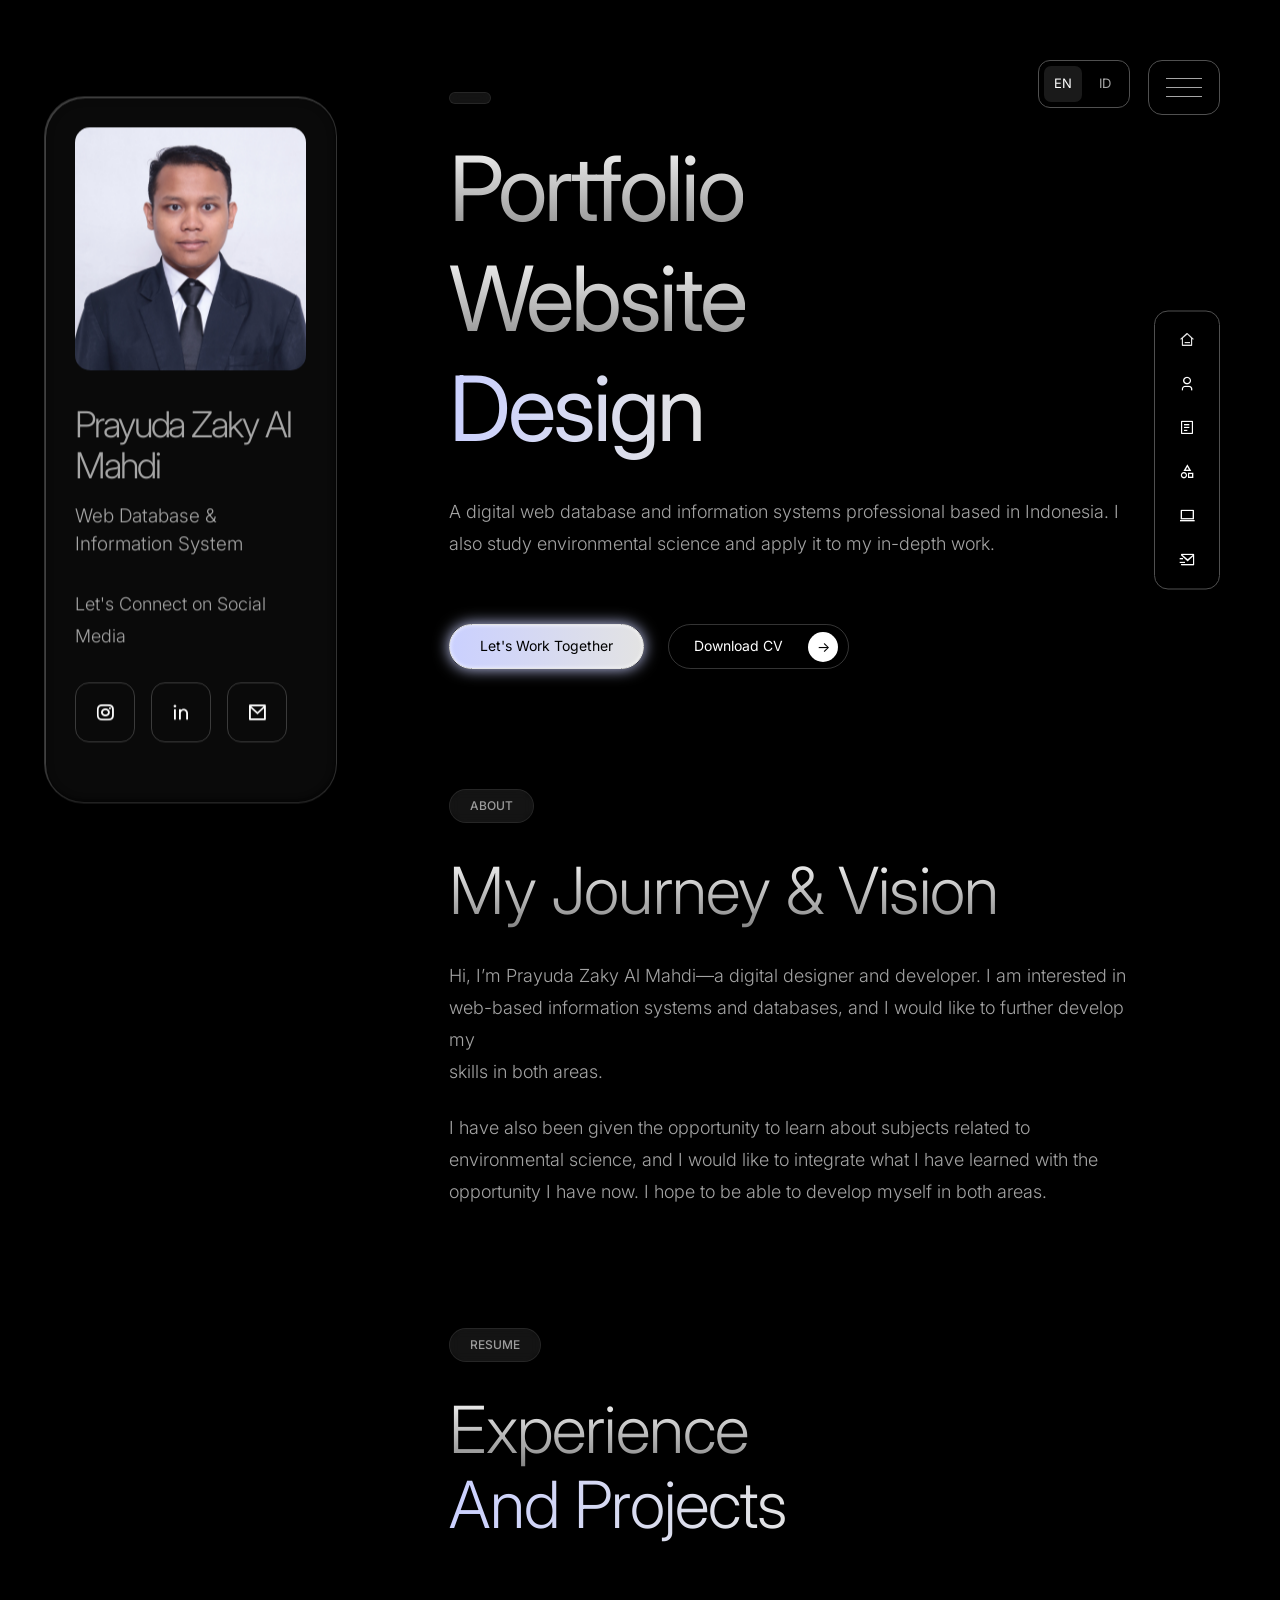
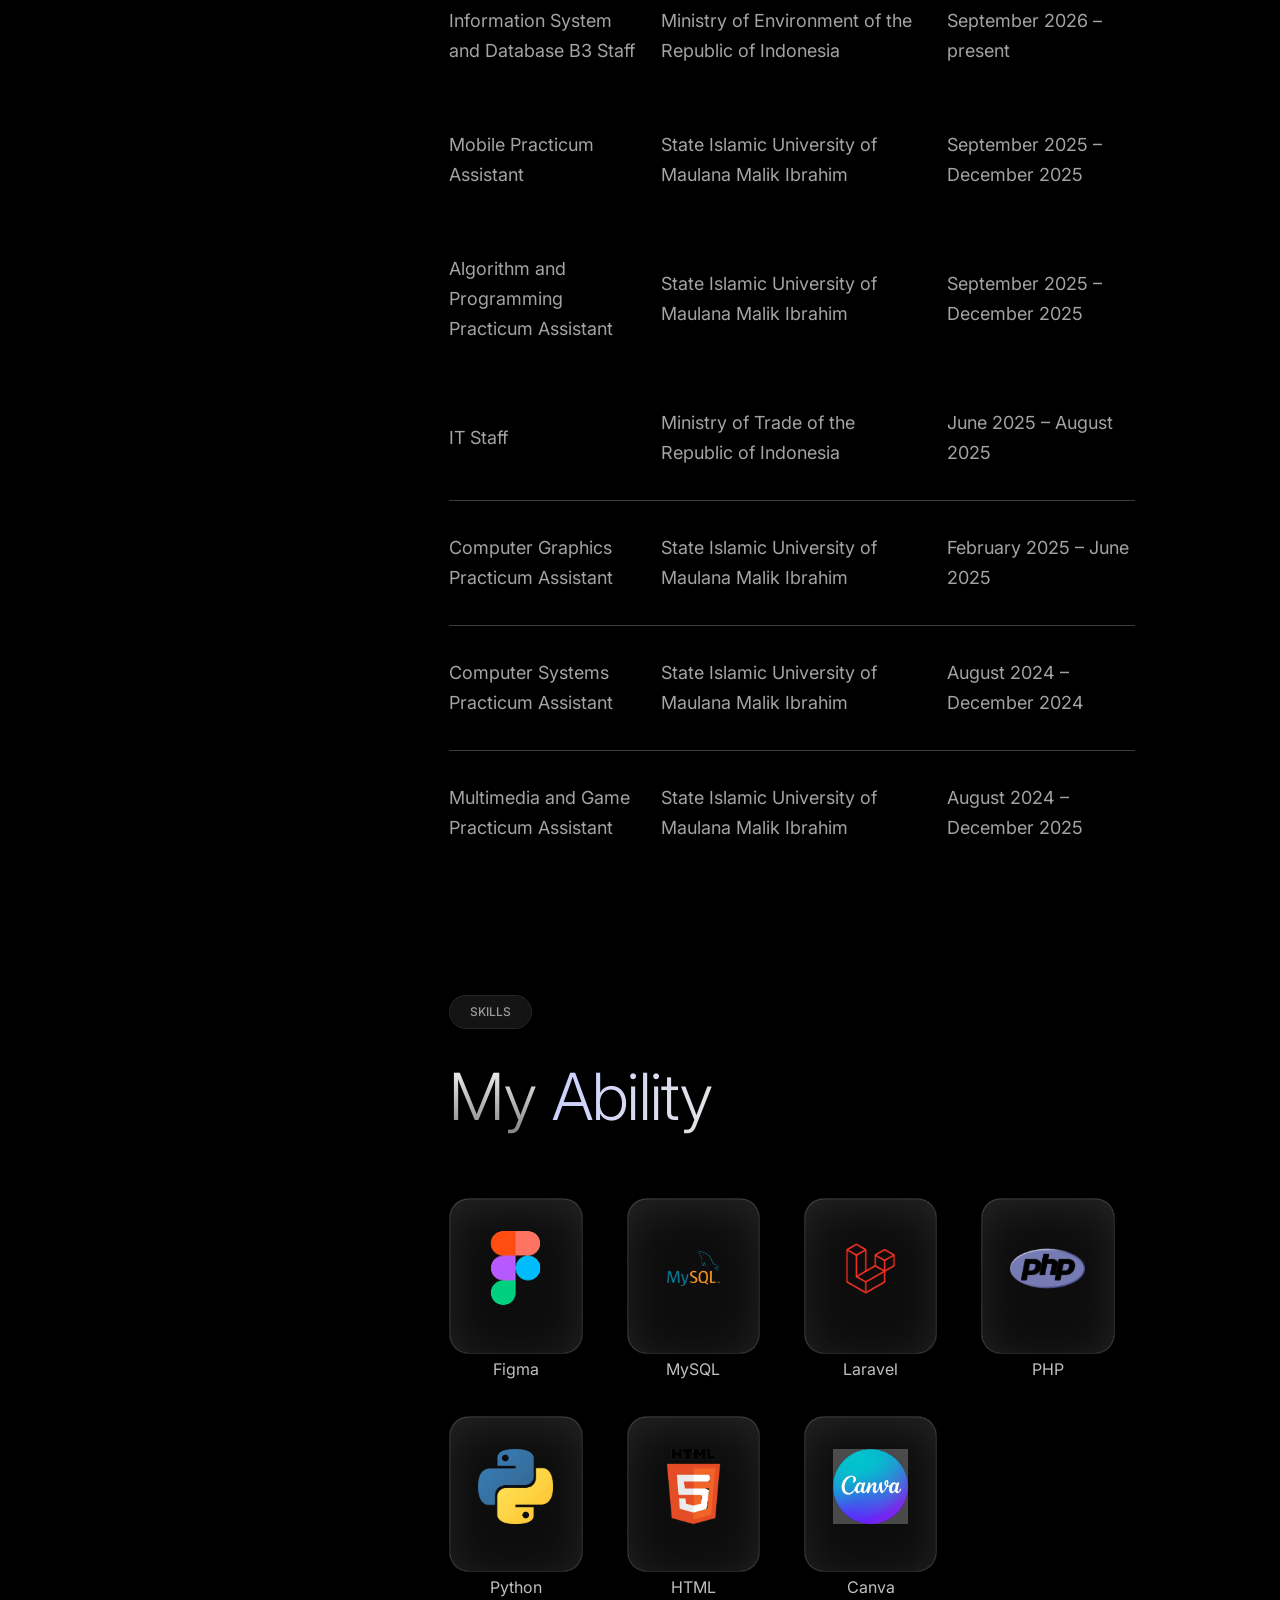
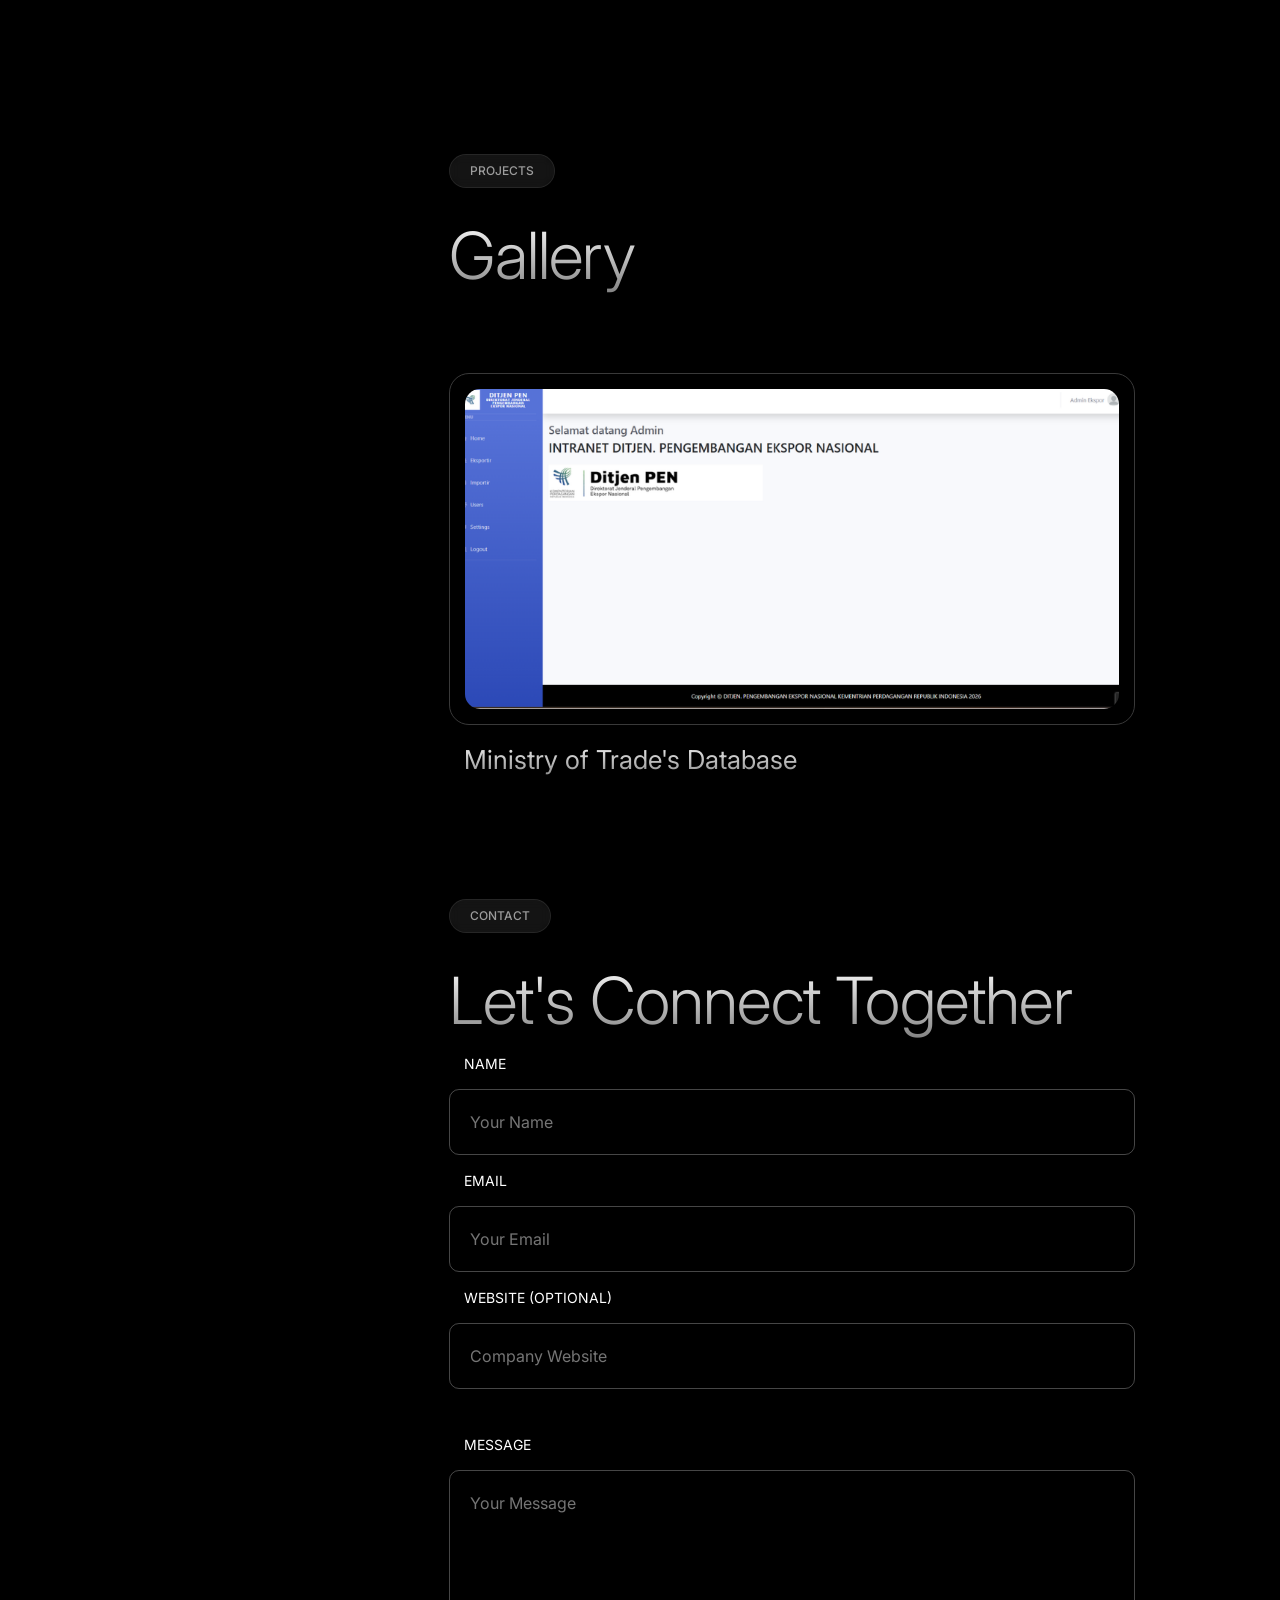
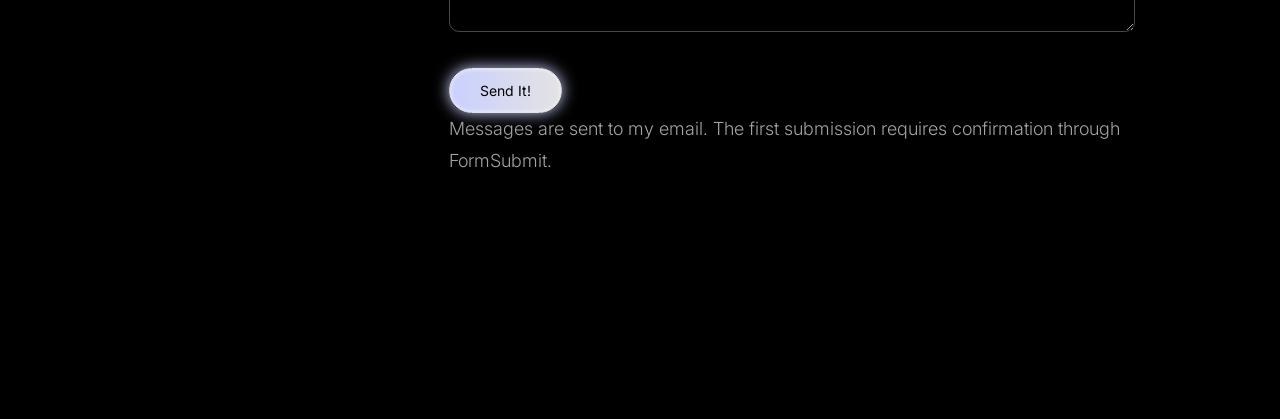
<file: version-5.html>
<!DOCTYPE html>
<html lang="en">
<head>
    <meta charset="UTF-8">
    <meta name="viewport" content="width=device-width, initial-scale=1.0">
    <link rel="icon" type="image/svg+xml" href="img/portfolio-logo.svg">
    <meta name="theme-color" content="#cad0ff">
    <title data-i18n="page.title">Prayuda Zaky Al Mahdi | Portfolio</title>
    
    <!-- Google Fonts -->
    <link rel="preconnect" href="https://fonts.googleapis.com">
    <link rel="preconnect" href="https://fonts.gstatic.com" crossorigin>
    <link href="https://fonts.googleapis.com/css2?family=Inter:ital,opsz,wght@0,14..32,100..900;1,14..32,100..900&display=swap" rel="stylesheet">    
    
    <!-- Bootstrap CSS -->
    <link rel="stylesheet" href="css/bootstrap.min.css">

    <!-- Icon CSS -->
    <link rel="stylesheet" href="icon-fonts/remixicon/remixicon.css">
    
    <!--  CSS files -->
    <link rel="stylesheet" href="css/swiper.css">
    <link rel="stylesheet" href="css/magnific.css">
    <link rel="stylesheet" href="css/colors/frozen-light.css">
    <link rel="stylesheet" href="css/main.css">
</head>
<body>

    <main>
        <div class="wrapper row">
                <div class="hamburger">
                    <span></span>
                    <span></span>
                    <span></span>
                </div>

                <div class="language-switch" role="group" aria-label="Select language" data-i18n-aria-label="language.group">
                    <button type="button" class="language-option active" data-language="en" aria-pressed="true">EN</button>
                    <button type="button" class="language-option" data-language="id" aria-pressed="false">ID</button>
                </div>

                <div class="icon-bar">
                    <a href="#home"><span data-i18n="nav.home">home</span><i class="ri-home-3-line"></i></a>
                    <a href="#about"><span data-i18n="nav.about">about</span><i class="ri-user-3-line"></i></a>
                    <a href="#resume"><span data-i18n="nav.resume">resume</span><i class="ri-file-list-2-line"></i></a>                    
                    <a href="#skills"><span data-i18n="nav.skills">skills</span> <i class="ri-shapes-line"></i></a>
                    <a href="#portfolio"><span data-i18n="nav.projects">projects</span> <i class="ri-macbook-line"></i></a>
                    <a href="#contact"><span data-i18n="nav.contact">contact</span> <i class="ri-mail-send-line"></i></a>
                </div>

                <div class="profile-box-wrap col-12 offset-md-1 col-md-10 offset-lg-0 col-lg-3">
                    <div class="profile-box glass-effect">
                        <div class="profile-box-inner">
                            <div class="profile-image">
                                <img src="img/pp.JPG" alt="profile" data-i18n-alt="profile.alt">
                            </div>
                            <div class="profile-info">
                                <h5 class="mt-1">Prayuda Zaky Al Mahdi</h5>
                                <p class="body-three mt-16" data-i18n="profile.role">Web Database &amp; Information System</p>
                            </div>
                            <p class="text-anime" data-i18n="profile.connect">Let's Connect on Social Media</p>
                            <div class="social-links">
                                <!-- <a href="https://www.facebook.com/zaky.almahdi.3"><i class="ri-facebook-fill"></i></a>
                                    <a href="#"><i class="ri-twitter-x-line"></i></a> -->
                                <a href="https://www.instagram.com/pra_mahdi/"><i class="ri-instagram-line"></i></a>
                                <a href="https://www.linkedin.com/in/prayudazakyalmahdi/"><i class="ri-linkedin-line"></i></a>
                                <a href="mailto:mahdizaky16@gmail.com" aria-label="Email"><i class="ri-mail-line"></i></a>
                            </div>
                            <!-- <div class="email-info mt-32">
                                <a href="mailto:mahdizaky@gmail.com"><h6>mahdizaky@gmail.com</h6></a>
                            </div> -->
                        </div>
                    </div>
                </div>
                <div class="content-side  col-12 offset-md-1 col-md-10 offset-lg-4 col-lg-7">
                    <section class="hero-section" id="home">
                        <div class="eyebrow-badge fade-up-anime">
                            
                        </div>
                    <h1 class="text-anime"><span data-i18n="hero.portfolio">PortoFolio</span> <br><span data-i18n="hero.website">Website</span><br><span class="color" data-i18n="hero.design">Design</span> </h1>
                    <p class="mt-32 text-anime" data-i18n="hero.intro">A digital web database and information systems professional based in Indonesia. I also study environmental science and apply it to my in-depth work.</p>
                    <div class="buttons-holder fade-up-anime mt-64">
                        <a class="visiblo-btn-color" href="#contact"><span data-i18n="hero.work">Let's Work Together</span></a>
                        <a class="visiblo-btn-arrow" href="img/Cv.pdf" download><span data-i18n="hero.download">Download CV</span></a>
                    </div>
                    </section>

                    <!-- About Section -->
                    <section class="about-section" id="about">
                        <!-- About Badge -->
                        <div class="eyebrow-badge fade-up-anime">
                            <span data-i18n="about.badge">ABOUT</span>
                        </div>
                        <!-- Main Title -->
                        <div class="about-title">
                            <h2 class="about-title-secondary text-anime"><span data-i18n="about.title">My Journey &amp; Vision</span> </h2>
                                <!-- <span class="color">Vision</span> </h2> -->
                        </div>
                        
                        <!-- About Content -->
                        <div class="about-content mt-32">
                            <p class="about-paragraph text-anime" data-i18n="about.first">Hi, I’m Prayuda Zaky Al Mahdi—a digital designer and developer. I am interested in web-based information systems and databases, and I would like to further develop my skills in both areas.</p>
                     <br>
                            <p class="about-paragraph text-anime" data-i18n="about.second">
                                I have also been given the opportunity to learn about subjects related to environmental science, and I would like to integrate what I have learned with the opportunity I have now. I hope to be able to develop myself in both areas.
                            </p>
                        </div>
                    </section>

                    <!-- Resume Section -->
                    <section class="resume-section" id="resume">
                        <!-- Resume Badge -->
                        <div class="eyebrow-badge fade-up-anime">
                            <span data-i18n="resume.badge">RESUME</span>
                        </div>
                        
                        <!-- Main Title -->
                        <div class="main-title">
                            <h2 class="title-primary text-anime"><span data-i18n="resume.experience">Experience</span> <br> <span class="color" data-i18n="resume.projects">And Projects</span></h2>
                        </div>
                        
                        <!-- Work Experience Section -->
                        <div class="work-experience mt-32">
                            <div class="experience-item fade-up-anime">
                                <div class="job-title" data-i18n="job.environment">Information System and Database B3 Staff</div>
                                <div class="company-name" data-i18n="company.environment">Ministry of Environment of the Republic of Indonesia</div>
                                <div class="work-dates" data-i18n="date.environment">September 2026 – present</div>
                            </div>
                            <div class="experience-item fade-up-anime">
                                <div class="job-title" data-i18n="job.mobile">Mobile Practicum Assistant</div>
                                <div class="company-name" data-i18n="company.university">State Islamic University of Maulana Malik Ibrahim</div>
                                <div class="work-dates" data-i18n="date.2025">September 2025 – December 2025</div>
                            </div>
                            <div class="experience-item fade-up-anime">
                                <div class="job-title" data-i18n="job.algorithm">Algorithm and Programming Practicum Assistant</div>
                                <div class="company-name" data-i18n="company.university">State Islamic University of Maulana Malik Ibrahim</div>
                                <div class="work-dates" data-i18n="date.2025">September 2025 – December 2025</div>
                            </div>
                            <div class="experience-item fade-up-anime">
                                <div class="job-title" data-i18n="job.it">IT Staff</div>
                                <div class="company-name" data-i18n="company.trade">Ministry of Trade of the Republic of Indonesia</div>
                                <div class="work-dates" data-i18n="date.june2025">June 2025 – August 2025</div>
                            </div>

                            <div class="experience-divider"></div>

                            <div class="experience-item fade-up-anime">
                                <div class="job-title" data-i18n="job.graphics">Computer Graphics Practicum Assistant</div>
                                <div class="company-name" data-i18n="company.university">State Islamic University of Maulana Malik Ibrahim</div>
                                <div class="work-dates" data-i18n="date.february2025">February 2025 – June 2025</div>
                            </div>

                            <div class="experience-divider"></div>

                            <div class="experience-item fade-up-anime">
                                <div class="job-title" data-i18n="job.systems">Computer Systems Practicum Assistant</div>
                                <div class="company-name" data-i18n="company.university">State Islamic University of Maulana Malik Ibrahim</div>
                                <div class="work-dates" data-i18n="date.2024">August 2024 – December 2024</div>
                            </div>

                            <div class="experience-divider"></div>

                            <div class="experience-item fade-up-anime">
                                <div class="job-title" data-i18n="job.multimedia">Multimedia and Game Practicum Assistant</div>
                                <div class="company-name" data-i18n="company.university">State Islamic University of Maulana Malik Ibrahim</div>
                                <div class="work-dates" data-i18n="date.august2024">August 2024 – December 2025</div>
                            </div>
                        </div>
                    </section>

                    <!-- Services Section -->
                    <!-- <section class="services-section" id="services"> -->
                        <!-- Services Badge -->
                        <!-- <div class="eyebrow-badge fade-up-anime"> -->
                            <!-- <span data-i18n="services.badge">SERVICES</span>
                        </div>
                         -->
                        <!-- Main Title -->
                        <!-- <div class="services-title">
                            <h2 class="services-title-primary text-anime"><span data-i18n="services.title1">Solutions That</span><br><span class="color" data-i18n="services.title2">Empower Your Brand</span></h2>
                        </div>
                         -->
                        <!-- Services Accordion -->
                        <!-- <div class="services-accordion mt-32">
                            <div class="accordion-item fade-up-anime">
                                <div class="accordion-header">
                                    <span class="service-name" data-i18n="service.web">Web Design &amp; Development</span>
                                    <span class="accordion-arrow"><i class="ri-arrow-right-down-line"></i></span>
                                </div>
                                <div class="accordion-content">
                                    <p data-i18n="service.webDescription">Custom website design and development solutions tailored to your business needs. From responsive layouts to interactive features.</p>
                                </div>
                            </div> -->
                            
                            <!-- <div class="accordion-divider"></div>
                            
                            <div class="accordion-item fade-up-anime">
                                <div class="accordion-header">
                                    <span class="service-name" data-i18n="service.uiux">UI/UX Design</span>
                                    <span class="accordion-arrow"><i class="ri-arrow-right-down-line"></i></span>
                                </div>
                                <div class="accordion-content">
                                    <p data-i18n="service.uiuxDescription">User-centered design approach focusing on creating intuitive and engaging user experiences across all digital platforms.</p>
                                </div>
                            </div>
                             -->
                            <!-- <div class="accordion-divider"></div>
                            
                            <div class="accordion-item fade-up-anime">
                                <div class="accordion-header">
                                    <span class="service-name" data-i18n="service.branding">Branding &amp; Identity</span>
                                    <span class="accordion-arrow"><i class="ri-arrow-right-down-line"></i></span>
                                </div>
                                <div class="accordion-content">
                                    <p data-i18n="service.brandingDescription">Complete brand identity development including logo design, brand guidelines, and visual identity systems.</p>
                                </div>
                            </div>
                            
                           div class="accordion-divider"></div> -->
                            
                            <!-- <div class="accordion-item fade-up-anime">
                                <div class="accordion-header">
                                    <span class="service-name" data-i18n="service.wordpress">WordPress Solutions</span>
                                    <span class="accordion-arrow"><i class="ri-arrow-right-down-line"></i></span>
                                </div>
                                <div class="accordion-content">
                                    <p data-i18n="service.wordpressDescription">Custom WordPress themes, plugins, and full website solutions with content management capabilities.</p>
                                </div>
                            </div>
                            
                            <div class="accordion-divider"></div> -->
                            
                            <!-- <div class="accordion-item fade-up-anime">
                                <div class="accordion-header">
                                    <span class="service-name" data-i18n="service.seo">SEO &amp; Performance Optimization</span>
                                    <span class="accordion-arrow"><i class="ri-arrow-right-down-line"></i></span>
                                </div>
                                <div class="accordion-content">
                                    <p data-i18n="service.seoDescription">Search engine optimization and website performance optimization to improve visibility and user experience.</p>
                                </div>
                            </div>
                        </div>
                    </section> -->

                    <!-- Skills Section -->
                    <section class="skills-section" id="skills">
                        <!-- Skills Badge -->
                        <div class="eyebrow-badge fade-up-anime">
                            <span data-i18n="skills.badge">SKILLS</span>
                        </div>
                        
                        <!-- Main Title -->
                        <div class="skills-title text-anime">
                            <h2 class="skills-title-main"><span data-i18n="skills.title1">My</span>&nbsp;<span class="color" data-i18n="skills.title2">Ability</span></h2>
                        </div>
                        
                        <!-- Skills Grid -->
                        <div class="skills-grid mt-64 row">
                            <!-- First Row -->
                            <div class="skill-card-wrapper col-md-4 col-6 col-lg-3 fade-up-anime">
                                <div class="skill-card">
                                    <div class="skill-icon">
                                        <img src="img/figma.png" alt="Figma">
                                    </div>
                                </div>
                                <span class="skill-name">Figma</span>
                            </div>

                            <div class="skill-card-wrapper col-md-4 col-6 col-lg-3 fade-up-anime">
                                <div class="skill-card">
                                <div class="skill-icon">
                                    <!-- MySQL SVG will be placed here -->
                                    <img src="img/mysql.png" alt="MySQL">
                                </div>
                                </div>
                                <span class="skill-name">MySQL</span>
                            </div>

                            <div class="skill-card-wrapper col-md-4 col-6 col-lg-3 fade-up-anime">
                            <div class="skill-card">
                                <div class="skill-icon">
                                    <!-- Laravel SVG will be placed here -->
                                    <img src="img/laravel.png" alt="Laravel">
                                </div>
                            </div>
                            <span class="skill-name">Laravel</span>
                            </div>

                            <div class="skill-card-wrapper col-md-4 col-6 col-lg-3 fade-up-anime">
                            <div class="skill-card">
                                <div class="skill-icon">
                                    <!-- WordPress SVG will be placed here -->
                                    <img src="img/php-removebg-preview.png" alt="PHP">
                                </div>
                                </div>
                                <span class="skill-name">PHP</span>
                            </div>

                            <div class="skill-card-wrapper col-md-4 col-6 col-lg-3 fade-up-anime">
                                <div class="skill-card">
                                    <div class="skill-icon">
                                        <!-- Sass SVG will be placed here -->
                                        <img src="img/python-removebg-preview.png" alt="Python">
                                    </div>
                                </div>
                                <span class="skill-name">Python</span>
                            </div>

                            <div class="skill-card-wrapper col-md-4 col-6 col-lg-3 fade-up-anime">
                            <div class="skill-card">
                                <div class="skill-icon">
                                    <!-- React SVG will be placed here -->
                                    <img src="img/html-removebg-preview.png" alt="HTML">
                                        </div>
                                    </div>
                                    <span class="skill-name">HTML</span>
                                </div>

                                <div class="skill-card-wrapper col-md-4 col-6 col-lg-3 fade-up-anime">
                                    <div class="skill-card glass-filter">
                                        <div class="skill-icon">
                                            <!-- GraphQL SVG will be placed here -->
                                            <img src="img/canva.png" alt="Canva">
                                    </div>
                                </div>
                                <span class="skill-name">Canva</span>
                            </div>
                        </div>
                    </section>

                    <section class="portfolio" id="portfolio">
                        <div class="eyebrow-badge fade-up-anime">
                            <span data-i18n="projects.badge">PROJECTS</span>
                        </div>
                        <h2 class="text-anime"><span data-i18n="projects.title">Gallery</span></h2>

                        <div class="projects-wrap row g-5 mt-32">
                            <!-- project-->
                            <div class="project col-md-12 fade-up-anime">
                                <div data-lightbox="pro" class="lightbox">
                                    <img decoding="async" src="img/Web.png" data-mfp-src="img/Web.png" alt="Ministry of Trade database project" data-i18n-alt="projects.imageAlt">
                                </div>
                                <span class="mt-16 project-name" data-i18n="projects.name">Ministry of Trade's Database</span>
                            </div>
                         <!-- project-->
                         <!-- <div class="project col-md-6 fade-up-anime">
                            <div data-lightbox="pro" class="lightbox">
                                <img decoding="async" src="img/project-02.jpg" data-mfp-src="img/project-02.jpg" alt="Single Image">
                            </div>
                            <span class="mt-16 project-name">Jasper Jeon</span>
                        </div>
                         <-- project-->
                         <!-- <div class="project col-md-6 fade-up-anime">
                            <div data-lightbox="pro" class="lightbox">
                                <img decoding="async" src="img/project-03.jpg" data-mfp-src="img/project-03.jpg" alt="Single Image">
                            </div>
                            <span class="mt-16 project-name">Hafh</span>
                        </div> -->
                        <!-- project-->
                        <!-- <div class="project col-md-12 fade-up-anime">
                           <div data-lightbox="pro" class="lightbox">
                               <img decoding="async" src="img/project-04.jpg" data-mfp-src="img/project-04.jpg" alt="Single Image">
                           </div>
                           <span class="mt-16 project-name">Sensum</span>
                       </div> -->
                        </div>

                    </section>

                    <!-- Contact Section -->
                    <section class="contact-section" id="contact">
                        <!-- Contact Badge -->
                        <div class="eyebrow-badge fade-up-anime">
                            <span data-i18n="contact.badge">CONTACT</span>
                        </div>
                        
                        <!-- Main Title -->
                        <div class="contact-title">
                            <h2><span data-i18n="contact.title">Let's Connect Together</span></h2>
                        </div>
                        
                        <!-- Contact Info Cards -->
                        <!-- <div class="contact-cards"> -->
                            <!-- Contact Details Card -->
                            <!-- <div class="contact-card">
                                <p class="xl text-anime">Contact Details</p>
                                <div class="contact-info mt-16">
                                    <p class="contact-item text-anime">hello@milesthatcher.com</p>
                                    <p class="contact-item text-anime">+49 493 39 29 23</p>
                                </div>
                            </div>
                            
                             Address Card -->
                            <!-- <div class="contact-card">
                                <p class="text-anime xl">Address</p>
                                <div class="contact-info mt-16">
                                    <p class="contact-item text-anime">1245 Sunset Boulevard,</p>
                                    <p class="contact-item text-anime">Los Angeles, CA 90026</p>
                                </div>
                            </div>
                        </div> -->
                        
                        <!-- Contact Form -->
                        <div class="contact-form-wrapper ">
                            <form class="contact-form" action="https://formsubmit.co/mahdizaky16@gmail.com" method="POST">
                                <input type="hidden" name="_subject" value="Pesan dari website portofolio">
                                <input type="text" name="_honey" tabindex="-1" autocomplete="off" style="display:none">
                                <div class="form-row">
                                    <div class="form-group fade-up-anime">
                                        <label for="name" class="form-label" data-i18n="form.name">NAME</label>
                                        <input type="text" id="name" name="name" class="form-input" placeholder="Your Name" data-i18n-placeholder="form.namePlaceholder" required>
                                    </div>
                                    
                                    <div class="form-group fade-up-anime">
                                        <label for="email" class="form-label" data-i18n="form.email">EMAIL</label>
                                        <input type="email" id="email" name="email" class="form-input" placeholder="Your Email" data-i18n-placeholder="form.emailPlaceholder" required>
                                    </div>
                                    <div class="form-group fade-up-anime">
                                        <label for="website" class="form-label" data-i18n="form.website">WEBSITE (OPTIONAL)</label>
                                        <input type="url" id="website" name="website" class="form-input" placeholder="Company Website" data-i18n-placeholder="form.websitePlaceholder">
                                    </div>
                                </div>
                                
                                <div class="form-group full-width fade-up-anime">
                                    <label for="message" class="form-label" data-i18n="form.message">MESSAGE</label>
                                    <textarea id="message" name="message" class="form-textarea" placeholder="Your Message" data-i18n-placeholder="form.messagePlaceholder" rows="5" required></textarea>
                                </div>
                                
                                <div class="form-submit ">
                                    <button type="submit" class="visiblo-btn-color" data-i18n="form.submit">Send It!</button>
                                </div>
                            </form>
                            <p class="contact-form-note" data-i18n="form.note">Messages are sent to my email. The first submission requires confirmation through FormSubmit.</p>
                        </div>
                    </section>
                    
                </div>
                
                <div class="sidebar">
                    <div class="right-bar">
                        <p class="xl" data-i18n="menu.title">Menu</p>
                        <ul class="mt-64">
                            <li>
                                <a href="#home">
                                    <i class="ri-home-3-line"></i>
                                    <span data-i18n="nav.homeTitle">Home</span>
                                </a>
                            </li>
                            <li>
                                <a href="#about">
                                    <i class="ri-user-3-line"></i>
                                    <span data-i18n="nav.about">About</span>
                                </a>
                            </li>
                            <li>
                                <a href="#resume">
                                    <i class="ri-align-center"></i>
                                    <span data-i18n="nav.resumeTitle">Resume</span>
                                </a>
                            </li>
                            <!-- <li>
                                <a href="#services">
                                    <i class="ri-briefcase-2-line"></i>
                                      <span data-i18n="nav.servicesTitle">Services</span>
                                </a>
                            </li> -->
                            <li>
                                <a href="#skills">
                                    <i class="ri-shapes-line"></i>
                                    <span data-i18n="nav.skillsTitle">Skills</span>
                                </a>
                            </li>
                            <li>
                                <a href="#portfolio">
                                    <i class="ri-macbook-line"></i>
                                    <span data-i18n="nav.projectsTitle">Projects</span>
                                </a>
                            </li>
                            <!-- <li>
                                <a href="#comments">
                                    <i class="ri-message-2-line"></i>
                                     <span data-i18n="nav.testimonials">Testimonials</span>
                                </a>
                            </li> -->
                            <li>
                                <a href="#contact">
                                    <i class="ri-mail-send-line"></i>
                                    <span data-i18n="nav.contactTitle">Contact</span>
                                </a>
                            </li>
                        </ul>
                    </div>
                </div>
        </div>


        <div class="video-wrapper" style="opacity:.6; left:0%;">
            <video class="hero-video" autoplay muted loop playsinline>
                <source src="video/IT.mp4" type="video/mp4">
            </video>
        </div>
</main>
    
       <!-- SVG FILTER DEFINITION -->

     <!-- SVG Filter for Glass Distortion -->

     <svg>
        <defs>
            <filter id="refractionFilter"> 
                <feTurbulence type="fractalNoise" baseFrequency="0.006" numOctaves="10" result="turbulence"/> 
                <feDisplacementMap in="SourceGraphic" in2="turbulence" scale="170"/> 
            </filter>
        </defs>
    </svg>
    <!-- JavaScript files -->
    <script src="js/jquery.min.js"></script>
    <script src="js/swiper.js"></script>
    <script src="js/magnific.js"></script>
    <script src="js/split-text.min.js"></script>
    <script src="js/gsap.min.js"></script>
    <script src="js/scroll-trigger.min.js"></script>
    <script src="js/main.js"></script>
</body>
</html>
</file>
<file: css/colors/frozen-light.css>
:root{
    --primary-color: #fff;
    --secondary-color : #e3e3e3;
    --third-color : #cad0ff;
  }


  .visiblo-btn-color{
    background:linear-gradient(90deg, #cad0ff 0%, #e3e3e3 100%);
    box-shadow: var(--third-color) 0px 0px 15px 0px, rgba(255, 255, 255, 0.76) 0px 0px 4px 0px inset;
    border-color: var(--secondary-color);
    color: #000 !important;
  }

  .visiblo-btn-color span{
    color: #000;
  }

  .visiblo-btn-arrow:hover::after, .icon-bar a.active, .sidebar a.active{
    color: var(--secondary-color);
  }

  h1 span.color, h2 span.color,  h3 span.color{
    background-image: linear-gradient(278deg,  var(--secondary-color) 0%, var(--third-color) 100%);
  }
</file>
<file: css/main.css>
/* ==========================================================
   Table of Contents
   ==========================================================
   01. GENERAL & BASIC STYLES
   02. TYPOGRAPHY
   03. RESUME SECTION
   04. SERVICES SECTION
   05. TESTIMONIALS SECTION
   06. PROJECTS SECTION
   07. SKILLS SECTION
   08. CONTACT SECTION
   09. RESPONSIVE
   ========================================================== */


/* ==========================================================================
1 - GENERAL & BASIC STYLES
=========================================================================== */

body{
    background: #000;
    color: #fff;
    font-family: "Inter", sans-serif;
}

a{
  text-decoration: none;
}

.wrapper{
    padding: 32px;
    position: relative;
    z-index: 2;
    margin: 0;
}

.profile-box-wrap{
  padding-right: 15px;
  position: fixed;
  top: 50%;
  transform: translateY(-50%);
  -webkit-transform: translateY(-50%);
  -moz-transform: translateY(-50%);
  -ms-transform: translateY(-50%);
  -o-transform: translateY(-50%);
}

.profile-box{
    border-radius: 40px;
    border: 1px solid rgba(255, 255, 255, 0.17);
    -webkit-border-radius: 40px;
    -moz-border-radius: 40px;
    -ms-border-radius: 40px;
    -o-border-radius: 40px;
    overflow: hidden;
    background: #ffffff0a;
    padding: 0;
}

.profile-box-inner{
    padding: 30px 30px 60px 30px;
    box-sizing: border-box;
    width: 100%;
    height: 100%;
    display: flex;
    flex-direction: column;
    gap: 30px;
}

.social-links{
  display: flex;
  flex-direction: row;
  gap: 16px;
}

.social-links i{
  font-size: 20px;
  color: #fff;
}

.social-links a{
  border: 1px solid #ffffff34;
  width: 60px;
  height: 60px;
  display: flex;
  align-items: center;
  justify-content: center;
  border-radius: 14px;
  transition: all ease .3s;
  -webkit-transition: all ease .3s;
  -moz-transition: all ease .3s;
  -webkit-border-radius: 14px;
  -moz-border-radius: 14px;
  -ms-border-radius: 14px;
  -o-border-radius: 14px;
}

.email-info a{
  position: relative;
  display: inline-block;
  color: #fff;
}


.email-info a::before{
  content: '';
  position: absolute;
  background: linear-gradient(90deg, #FFF 0.01%, #434343 85.16%);
  width: 100%;
  height: 1px;
  bottom: 0;
  transition: all ease .3s;
  -webkit-transition: all ease .3s;
  -moz-transition: all ease .3s;
  -ms-transition: all ease .3s;
  -o-transition: all ease .3s;
}

.email-info a:hover::before{
  width: 0;
}


.glass-effect{
  overflow: hidden;
  backdrop-filter: url(#refractionFilter) contrast(1.01) brightness(1.1) blur(5px);
  box-shadow: inset 0 0 9px rgb(0 0 0 / 30%), inset -1px -3px 2px rgb(0 0 0 / 30%), inset 1px 1px 0px rgb(232 232 232 / 30%), 0 0 0px rgba(0, 0, 0, 0.25)
}


.safari-browser .glass-filter::before {
  filter: none !important;
  -webkit-filter: none !important;
  backdrop-filter: blur(50px) saturate(120%) brightness(1.1) !important;
  -webkit-backdrop-filter: blur(50px) saturate(120%) brightness(1.1) !important;
}


.profile-image img{
    width: 100%;
    height: 100%;
    object-fit: cover;
    border-radius: 15px;
    -webkit-border-radius: 15px;
    -moz-border-radius: 15px;
    -ms-border-radius: 15px;
    -o-border-radius: 15px;
}


.video-wrapper {
	top: 0; right: 0; bottom: 0; left: 0;
	overflow: hidden;
	width: 100vw;
	height: 100vh;
	position: fixed;
	z-index: -1; 
    opacity: 1;
 }


.video-wrapper video{
	position: absolute;
	top: 0;
	left: 0;
	width: 100vw;
	height: 100vh;
	object-fit: cover;
  }

  .video-wrapper:before {
	content: '';
	position: absolute;
	top: 0;
	left: 0;
	width: 100vw;
	height: 100vh;
	background-color: rgba(0, 0, 0, 0.3);
	z-index: 1;
  }


  
  /* 1. No object-fit support: */
  @media (min-aspect-ratio: 16/9) {
	.video-wrapper > video { height: 300%; top: -100%; }
  }
  @media (max-aspect-ratio: 16/9) {
	.video-wrapper > video { width: 300%; left: -100%; }
  }
  /* 2. If supporting object-fit, overriding (1): */
  @supports (object-fit: cover) {
	.video-wrapper > video {
	  top: 0; left: 0;
	  width: 100%; height: 100%;
	  object-fit: cover;
	}
  }


  .spacer-0   { height: 0px; }
  .spacer-8   { height: 8px; }
  .spacer-16  { height: 16px; }
  .spacer-24  { height: 24px; }
  .spacer-32  { height: 32px; }
  .spacer-40  { height: 40px; }
  .spacer-48  { height: 48px; }
  .spacer-56  { height: 56px; }
  .spacer-64  { height: 64px; }
  .spacer-72  { height: 72px; }
  .spacer-80  { height: 80px; }
  .spacer-88  { height: 88px; }
  .spacer-96  { height: 96px; }
  .spacer-104 { height: 104px; }
  .spacer-112 { height: 112px; }
  .spacer-120 { height: 120px; }
  .spacer-128 { height: 128px; }

  .mt-0   { margin-top: 0px; }
  .mt-8   { margin-top: 8px; }
  .mt-16  { margin-top: 16px; }
  .mt-24  { margin-top: 24px; }
  .mt-32  { margin-top: 32px; }
  .mt-40  { margin-top: 40px; }
  .mt-48  { margin-top: 48px; }
  .mt-56  { margin-top: 56px; }
  .mt-64  { margin-top: 64px; }
  .mt-72  { margin-top: 72px; }
  .mt-80  { margin-top: 80px; }
  .mt-88  { margin-top: 88px; }
  .mt-96  { margin-top: 96px; }
  .mt-104 { margin-top: 104px; }
  .mt-112 { margin-top: 112px; }
  .mt-120 { margin-top: 120px; }
  .mt-128 { margin-top: 128px; }

  

  /* ==========================================================================
    02 TYPOGRAPHY
=========================================================================== */


h1, h2, h3, h4, h5, h6{
  font-family: "Inter", sans-serif;
  margin: 0;

  color: rgba(255, 255, 255, 0.64);
}

h1 span, h2 span, h3 span, h4 span, h5 span, h6 span{
  -webkit-text-fill-color: transparent;
  padding: max(0em, calc(calc(1.3em - var(--framer-blockquote-line-height, var(--framer-line-height, 1.3em))) / 2));
  margin: min(0em, calc(calc(1.3em - var(--framer-blockquote-line-height, var(--framer-line-height, 1.3em))) / -2));
  -webkit-background-clip: text;
  background-clip: text;
  background-image: linear-gradient(0deg, rgb(119, 119, 119) -10%, rgb(255, 255, 255) 100%);
  display: inline-flex;
}



h1{
  font-size: 90px;
  line-height: 110px;
  letter-spacing: -3px;
  font-style: normal;
  font-weight: 400;
}

h2{
  font-size: 65px;
  line-height: 75px;
  letter-spacing: -0.8px;
  font-style: normal;
  font-weight: 300;
}

h3{
  font-size: 56px;
  line-height: 64px;
  letter-spacing: -0.6px;
  font-style: normal;
  font-weight: 300;
}

h4{
  font-size: 48px;
  line-height: 54px;
  letter-spacing: -0.4px;
  font-style: normal;
  font-weight: 300;
}

h5{
  font-size: 36px;
  line-height: 41px;
  letter-spacing: -2.1px;
  font-style: normal;
  font-weight: 300;
}

h6{
  font-size: 24px;
  line-height: 38px;
  letter-spacing: -0.2px;
  font-style: normal;
  font-weight: 300;
}

p{
  font-family: "Inter", sans-serif;
  color: rgba(255, 255, 255, 0.64);
  font-size: 18px;
  line-height: 32px;
  font-style: normal;
  margin: 0;
  font-weight: 300;
}

p.xs{
  font-size: 14px;
  line-height: 28px;
}

.body-three{
  font-size: 19px;
  line-height: 28px;
}

p.xl{
  font-size: 28px;
}

  @media (max-width: 1199px) and (min-width: 768px){
    h1{ font-size: 60px; line-height: 66px; letter-spacing: -0.6px; }
    h2{ font-size: 48px; line-height: 54px; letter-spacing: -0.5px; }
    h3{ font-size: 40px; line-height: 46px; letter-spacing: -0.4px; }
    h4{ font-size: 36px; line-height: 42px; letter-spacing: -0.3px; }
    h5{ font-size: 32px; line-height: 38px; letter-spacing: -1.5px; }
    h6{ font-size: 24px; line-height: 30px; letter-spacing: -0.1px; }
    p { font-size: 20px; line-height: 32px; }
  }
  
  /* ===== Mobile (≤767px) ===== */
  @media (max-width: 767px){
    h1{ font-size: 42px; line-height: 48px; letter-spacing: -0.4px; }
    h2{ font-size: 32px; line-height: 38px; letter-spacing: -0.3px; }
    h3{ font-size: 28px; line-height: 34px; letter-spacing: -0.2px; }
    h4{ font-size: 26px; line-height: 32px; letter-spacing: -0.2px; }
    h5{ font-size: 24px; line-height: 30px; letter-spacing: -1px; }
    h6{ font-size: 20px; line-height: 26px; letter-spacing: -0.1px; }
    p { font-size: 16px; line-height: 26px; }

    @media screen and (min-width:1024px) {

      .fade-up-anime{
        transform: translateY(100px);
        -webkit-transform: translateY(100px);
        -moz-transform: translateY(100px);
        -ms-transform: translateY(100px);
        -o-transform: translateY(100px);
        opacity: 0;
    }
    }
    
    
      .text-anime .line-wrapper {
        overflow: hidden;
      }
    
      .text-anime .text-lines {
        transform: translateY(100%);
        -webkit-transform: translateY(100%);
        -moz-transform: translateY(100%);
        -ms-transform: translateY(100%);
        -o-transform: translateY(100%);
      }
      

    .service-name{
      font-size: 26px;
    }
  }

  .visiblo-btn {
    position: relative;
    color: #fff;
    font-size: 14px;
    font-weight: 400;
    border-radius: 50px;
    padding: 13px 35px;
    border: solid 1px #ffffff34;

  }

  .visiblo-btn span {
    position: relative;
    z-index: 2; /* yazı önde */
  } 

  .visiblo-btn-arrow {
    position: relative;
    color: #fff;
    font-size: 14px;
    font-weight: 400;
    border-radius: 50px;
    padding: 10px 65px 13px 25px;
    border: solid 1px #ffffff34;
    overflow: hidden;
    height: 45px;
}

  .visiblo-btn-arrow span {
    position: relative;
    z-index: 2;
    display: inline-block;
    transition: all ease .3s;
    -webkit-transition: all ease .3s;
    -moz-transition: all ease .3s;
    -ms-transition: all ease .3s;
    -o-transition: all ease .3s;
}

  .visiblo-btn-arrow:after, .visiblo-btn-arrow:before{
    content: '→';
    position: absolute;
    left: auto;
    right: 10px;
    top: 50%;
    transform: translateY(-50%);
    font-size: 14px;
    font-weight: 400;
    color: #000;
    z-index: 2;
    background: #fff;
    border-radius: 50%;
    width: 30px;
    height: 30px;
    display: flex;
    align-items: center;
    justify-content: center;
    transition: all ease .3s;
    -webkit-transition: all ease .3s;
    -moz-transition: all ease .3s;
    -ms-transition: all ease .3s;
    -o-transition: all ease .3s;
}

.visiblo-btn-arrow:before{
  content: '→';
  left: 10px;
  transform: translate(-150%, -50%);
  -webkit-transform: translate(-150%, -50%);
  -moz-transform: translate(-150%, -50%);
  -ms-transform: translate(-150%, -50%);
  -o-transform: translate(-150%, -50%);
}

.visiblo-btn-arrow:hover::after{
  transform: translate(140%, -50%);
  -webkit-transform: translate(140%, -50%);
  -moz-transform: translate(140%, -50%);
  -ms-transform: translate(140%, -50%);
  -o-transform: translate(140%, -50%);
}

.visiblo-btn-arrow:hover::before{
  transform: translate(0%, -50%);
  -webkit-transform: translate(0%, -50%);
  -moz-transform: translate(0%, -50%);
  -ms-transform: translate(0%, -50%);
  -o-transform: translate(0%, -50%);
}

.visiblo-btn-arrow:hover span{
  transform: translateX(30px);
  -webkit-transform: translateX(30px);
  -moz-transform: translateX(30px);
  -ms-transform: translateX(30px);
  -o-transform: translateX(30px);
}

.visiblo-btn-color{
  position: relative;
  font-size: 14px;
  border-radius: 50px;
  padding: 10px 30px;
  color: #fff;
  overflow: hidden;
  border-radius: 60px;
  border-left-width: 1px;
  border-right-width: 1px;
  border-style: solid;
  border-top-width: 1px;
  will-change: auto;
  border-bottom-width: 1px;
  transition: all ease .3s;
  -webkit-transition: all ease .3s;
  -moz-transition: all ease .3s;
  -ms-transition: all ease .3s;
  -o-transition: all ease .3s;
  height: 45px;
}



.visiblo-btn-color:hover{
  color: #fff;
}

.eyebrow-badge{
  background: #000;
  display: inline-block;
  padding: 5px 20px;
  border-radius: 50px;
  background: #ffffff14;
  font-size: 12px;
  line-height: 22px;
  font-weight: 500;
  color: #9c9c9c;
  margin-bottom: 24px;
  overflow: hidden;
  position: relative;
  border: solid 1px #ffffff13;
}


.eyebrow-badge::before{
  top: 0;;
  left: 0;
  content: '';
  inset: 0;
  position: absolute;
  filter: url(#lg-dist);
  isolation: isolate;
  backdrop-filter: blur(4px);
  z-index: -1;
}


  .visiblo-btn-glass{
    position: relative;
    color: #bdbdbd;
    border-radius: 50px;
    padding: 18px 55px;
    /* border: 1px solid #ffffff3d; */
    box-shadow: inset -4px 0px 20px 1px #ffffff24;
    transition: all ease .3s;
    -webkit-transition: all ease .3s;
    -moz-transition: all ease .3s;
    -ms-transition: all ease .3s;
    -o-transition: all ease .3s;
    overflow: hidden;
    background: #ffffff14;

  }

  
  /* Hover illusion */

    .visiblo-btn::before {
      background: linear-gradient(-7deg, #ffffff00, #ffffff00, #ffffff00, #ffffff70);
    }

    .visiblo-btn:hover::before {
      opacity: 0;
    }


  .visiblo-btn::after {
    opacity: 0;
    background: linear-gradient(250deg, #40404000, #ffffff0a, #ffffff55, #ffffff24);
  }

  .visiblo-btn:hover::after {
    opacity: 1;
  }



.buttons-holder{
    display: flex;
    flex-direction: row;
    gap: 24px;
}

section{
  padding: 60px 0;
}

.hamburger{
  width: 72px;
  height: 55px;
  border: 1px solid #505050;
  border-radius: 14px;
  position: absolute;
  right: 60px;
  top: 60px;
  display: flex;
  flex-direction: column;
  gap: 8px;
  align-items: center;
  justify-content: center;
  cursor: pointer;
  background: #000;
  z-index: 10;
}

.language-switch{
  position: fixed;
  top: 60px;
  right: 150px;
  display: flex;
  width: max-content;
  max-width: none;
  flex: 0 0 auto;
  gap: 4px;
  padding: 5px;
  border: 1px solid #505050;
  border-radius: 12px;
  background: #000;
  z-index: 11;
}

.language-option{
  min-width: 38px;
  padding: 8px 9px;
  border: 0;
  border-radius: 7px;
  background: transparent;
  color: #a6a6a6;
  font: inherit;
  font-size: 13px;
  cursor: pointer;
  transition: color .3s ease, background-color .3s ease;
}

.language-option:hover,
.language-option.active{
  background: #ffffff1a;
  color: #fff;
}

.hamburger span{
  width: calc(100% - 10px);
  height: 1px;
  background: #A6A6A6;
  display: inline-block;
  transition: all ease .3s;
  -webkit-transition: all ease .3s;
  -moz-transition: all ease .3s;
  -ms-transition: all ease .3s;
  -o-transition: all ease .3s;
}

.hamburger:hover span{
  background: #fff;
}

.sidebar{
  position: fixed;
  width: 100%;
  height: 100%;
  left: 0;
  top: 0;
  backdrop-filter: blur(10px);
  z-index: 1000;
  pointer-events: none;
  opacity: 0;
  background: #ffffff25;
}

.right-bar{
  width: 400px;
  height: 100%;
  background: #000;
  position: absolute;
  right: 0;
  display: flex;
  padding: 60px;
  flex-direction: column;
  transform: translateX(100%);
  -webkit-transform: translateX(100%);
  -moz-transform: translateX(100%);
  -ms-transform: translateX(100%);
  -o-transform: translateX(100%);
}

.right-bar ul{
  padding: 0;
}

.right-bar ul li{
  list-style: none;
  line-height: 40px;

}

.right-bar ul li a{
  color: #fff;
  display: flex;
  justify-content:flex-start;
  align-items: center;
}

.right-bar ul li i{
  margin-right: 8px;
  font-size: 20px;
}

.right-bar ul li svg path{
  fill: #fff;
}

.right-bar ul li span{
  padding-top: 2px;
  display: inline-block;
}



.icon-bar{
  position: fixed;
  right: 60px;
  top: 50%;
  transform: translateY(-50%);
  -webkit-transform: translateY(-50%);
  -moz-transform: translateY(-50%);
  -ms-transform: translateY(-50%);
  -o-transform: translateY(-50%);
  width: 66px;
  display: flex;
  flex-direction: column;
  align-items: center;
  border: 1px solid #505050;
  border-radius: 14px;
  padding: 15px 0 18px;
}

.icon-bar a{
  display: inline-block;
  color: #fff;
  margin-bottom: 20px;
}

.icon-bar a:last-child{
  margin-bottom: 0;
}

.icon-bar a span{
  position: absolute;
  right: calc(100% - 10px);
  text-align: right;
  z-index: 10;
  background: #404042;
  padding: 3px 8px;
  border-radius: 5px;
  font-size: 12px;
  visibility: hidden;
  color: #fff;
}

.icon-bar a span:before{
  content: '';
    width: 10px;
    height: 10px;
    background: #404042;
    position: absolute;
    right: -3px;
    top: 50%;
    transform: rotate(58deg) skew(-8deg, -29deg);
    margin-top: -5px;
    z-index: -1;
}

.icon-bar a:hover > span{
   visibility: visible;
}



/* ==========================================================================
03 RESUME SECTION
=========================================================================== */

.resume-section .experience-item{
  display: grid;
  grid-template-columns: 1fr 1.4fr 1fr;
  gap: 24px;
  align-items: center;
  padding: 32px 0;
}

.resume-section .experience-item > div{
  min-width: 0;
}

.resume-section .experience-item .job-title{
  font-size: 18px;
  line-height: 30px;
  font-weight: 400;
  color: rgba(255, 255, 255, 0.64);
}

.resume-section .experience-item .company-name{
  font-size: 18px;
  line-height: 30px;
  font-weight: 400;
  color: rgba(255, 255, 255, 0.64);
}

.resume-section .experience-item .work-dates{
  font-size: 18px;
  line-height: 30px;
  font-weight: 400;
  color: rgba(255, 255, 255, 0.64);
}

.resume-section .experience-divider{
  width: 100%;
  height: 1px;
  background: #ffffff3d;
}

  

/* ==========================================================================
04 - SERVICES SECTION STYLES
=========================================================================== */

.accordion-header{
  display: flex;
  flex-direction: row;
  justify-content: space-between;
  align-items: center;
  padding: 32px 0;
}


.accordion-header.active{
  color: #fff;
}

.accordion-content{
  display: none;
  padding-bottom: 32px;
}

.accordion-content.active{
  display: block;
}


.accordion-item{
  border-bottom: 1px solid #ffffff3d;
}

.accordion-arrow{
  font-size: 20px;
  line-height: 30px;
  font-weight: 400;
  transition: all ease .3s;
  -webkit-transition: all ease .3s;
  -moz-transition: all ease .3s;
  -ms-transition: all ease .3s;
  -o-transition: all ease .3s;
}

.accordion-header.active .accordion-arrow{
  transform: rotate(-90deg);
  -webkit-transform: rotate(-90deg);
  -moz-transform: rotate(-90deg);
  -ms-transform: rotate(-90deg);
  -o-transform: rotate(-90deg);
  opacity: .5;
}


.service-name, .project-name{
  font-size: 26px;
  -webkit-text-fill-color: transparent;
  padding: max(0em, calc(calc(1.3em - var(--framer-blockquote-line-height, var(--framer-line-height, 1.3em))) / 2));
  margin: min(0em, calc(calc(1.3em - var(--framer-blockquote-line-height, var(--framer-line-height, 1.3em))) / -2));
  -webkit-background-clip: text;
  background-clip: text;
  background-image: linear-gradient(0deg, rgb(119, 119, 119) -10%, rgb(255, 255, 255) 100%);
  display: inline-flex;
}

.project-name{
  margin-top: 15px;
}


/* ==========================================================================
 05 -s TESTIMONIALS
=========================================================================== */


.comment-box{
  border: solid 1px #393939;
  border-radius: 20px;
  -webkit-border-radius: 20px;
  -moz-border-radius: 20px;
  -ms-border-radius: 20px;
  -o-border-radius: 20px;
  padding: 30px 25px;
}

.comment-box span{
  display: inline-block;
} 

.commentSlider .swiper-wrapper{
  transition-timing-function: linear !important; 
}

.logos .logo img{
  width: 100%;
}

.logos .logo{
  display: flex;
  align-items: center;
}



/* ==========================================================================
 06 - PROJECTS
=========================================================================== */

.project .lightbox{
  overflow: hidden;
  border-radius: 20px;
  -webkit-border-radius: 20px;
  -moz-border-radius: 20px;
  -ms-border-radius: 20px;
  -o-border-radius: 20px;
  padding: 15px;
  cursor: pointer;
  border: solid 1px #393939;
}

.project .lightbox img{
  width: 100%;
  border-radius: 15px;
  -webkit-border-radius: 15px;
  -moz-border-radius: 15px;
  -ms-border-radius: 15px;
  -o-border-radius: 15px;
  min-height: 320px;
  object-fit: cover;
}

.project .project-name{
  padding-left: 15px;
}



/* ==========================================================================
07 - SKILLS SECTION STYLES
=========================================================================== */

.skills-grid{
  display: flex;
  flex-direction: row;
  flex-wrap: wrap;
}

.skills-title-main [data-i18n="skills.title1"]{
  margin-right: .25em;
}

.skill-card-wrapper{
  text-align: center;
  padding-right: 32px;
  margin-bottom: 32px;
}

.skill-card{
  display: flex;
  flex-direction: column;
  align-items: center;
  justify-content: center;
  gap: 16px;
  border-radius: 20px;
  border: 1px solid rgba(255, 255, 255, 0.1);;
  padding: 32px 16px;
  background: rgba(255, 255, 255, 0.05);
  -webkit-border-radius: 20px;
  -moz-border-radius: 20px;
  -ms-border-radius: 20px;
  -o-border-radius: 20px;
  position: relative;
  overflow: hidden;


  box-shadow: rgba(255, 255, 255, 0.1) 0px 9.94px 47.5104px -2.84px inset, rgba(255, 255, 255, 0.25) 0.19px 0.19px 0.5px 0px inset, rgba(255, 255, 255, 0.25) -0.11px -0.11px 0.5px 0px inset;
}

.skill-icon{
  width: 100%;
  text-align: center;
  min-height: 90px;
}

.skill-percentage{
  font-size: 18px;
  line-height: 30px;
  font-weight: 400;
  color: #ffffffbf;
}

.skill-name{
  font-size: 16px;
  line-height: 30px;
  font-weight: 400;
  color: #ffffffbf;
}

.skill-icon img{
  width: 80%;
  height: 100%;
  object-fit: cover;
  max-width: 75px;
  object-fit: contain;
}

:root {
  --lg-bg-color: rgba(255, 255, 255, 0.25);
  --lg-highlight: rgba(255, 255, 255, 0.75);
  --lg-text: #ffffff;
  --lg-hover-glow: rgba(255, 255, 255, 0.4);
  --lg-red: #fb4268;
  --lg-grey: #5b5b5b;
}


/* ==========================================================================
08 - CONTACT SECTION STYLES
=========================================================================== */

.contact-cards{
  display: flex;
  gap: 45px;
  padding: 30px 0;
}


.form-group input, .form-group textarea{
  background: #ffffff00;
  border: 1px solid #ffffff46;
  color: #ffffff;
  padding: 20px 20px;
  border-radius: 10px;
  -webkit-border-radius: 10px;
  -moz-border-radius: 10px;
  -ms-border-radius: 10px;
  -o-border-radius: 10px;
  outline: none;
  width: 100%;
}


.form-group.select select{
  background: none;
  border: 0;
  color: #fff;
  border: 0;
  outline: 0;
  background: url("data:image/svg+xml;utf8,<svg xmlns='http://www.w3.org/2000/svg' width='100' height='100' fill='%23ffffff'><polygon points='0,0 100,0 50,50'/></svg>")
  no-repeat;
  background-size: 12px;
  background-position: calc(100% - 20px) 17px;
  background-repeat: no-repeat;
  -webkit-appearance: none;
  appearance: none;
  outline: none;
}

.form-group.select .glass-effect{
  border: 1px solid #ffffff1a;
  padding: 20px 20px;
  border-radius: 10px;
  -webkit-border-radius: 10px;
  -moz-border-radius: 10px;
  -ms-border-radius: 10px;
  -o-border-radius: 10px;
  cursor: pointer;
}

.contact-form-wrapper{
  box-sizing: border-box;
  border-radius: 30px;
  -webkit-border-radius: 30px;
  -moz-border-radius: 30px;
  -ms-border-radius: 30px;
  -o-border-radius: 30px;
}

.contact-form label{
  margin-top: 15px;
  font-size: 14px;
  padding-left: 15px;
  margin-bottom: 15px;
}

select,
select:focus,
select:active {
  outline: 0 !important;
  box-shadow: none !important;
  outline: none !important;
}

select:focus-visible {
  outline: none;
}


.contact-form{
  display: flex;
  flex-direction: column;
  gap: 30px;
}



/* ==========================================================================
09 - RESPONSIVE
=========================================================================== */

@media screen and (max-width:991px) {
  .profile-box-wrap{
    position: relative;
    padding: 0;
    top: 0;
    transform: translateY(0);
    -webkit-transform: translateY(0);
    -moz-transform: translateY(0);
    -ms-transform: translateY(0);
    -o-transform: translateY(0);
}

.icon-bar{
  display: none;
}

  .wrapper{
    padding: 32px;
  }

  .hamburger{
    right: 30px;
    position: fixed;
    top: 30px;
  }

  .language-switch{
    top: 30px;
    right: 110px;
  }

  section{
    padding: 60px 0;
  }
}

@media screen and (max-width:767px) {
  .resume-section .experience-item{
    grid-template-columns: minmax(0, 1fr);
    gap: 4px;
    padding: 20px 0;
  }
}
</file>
